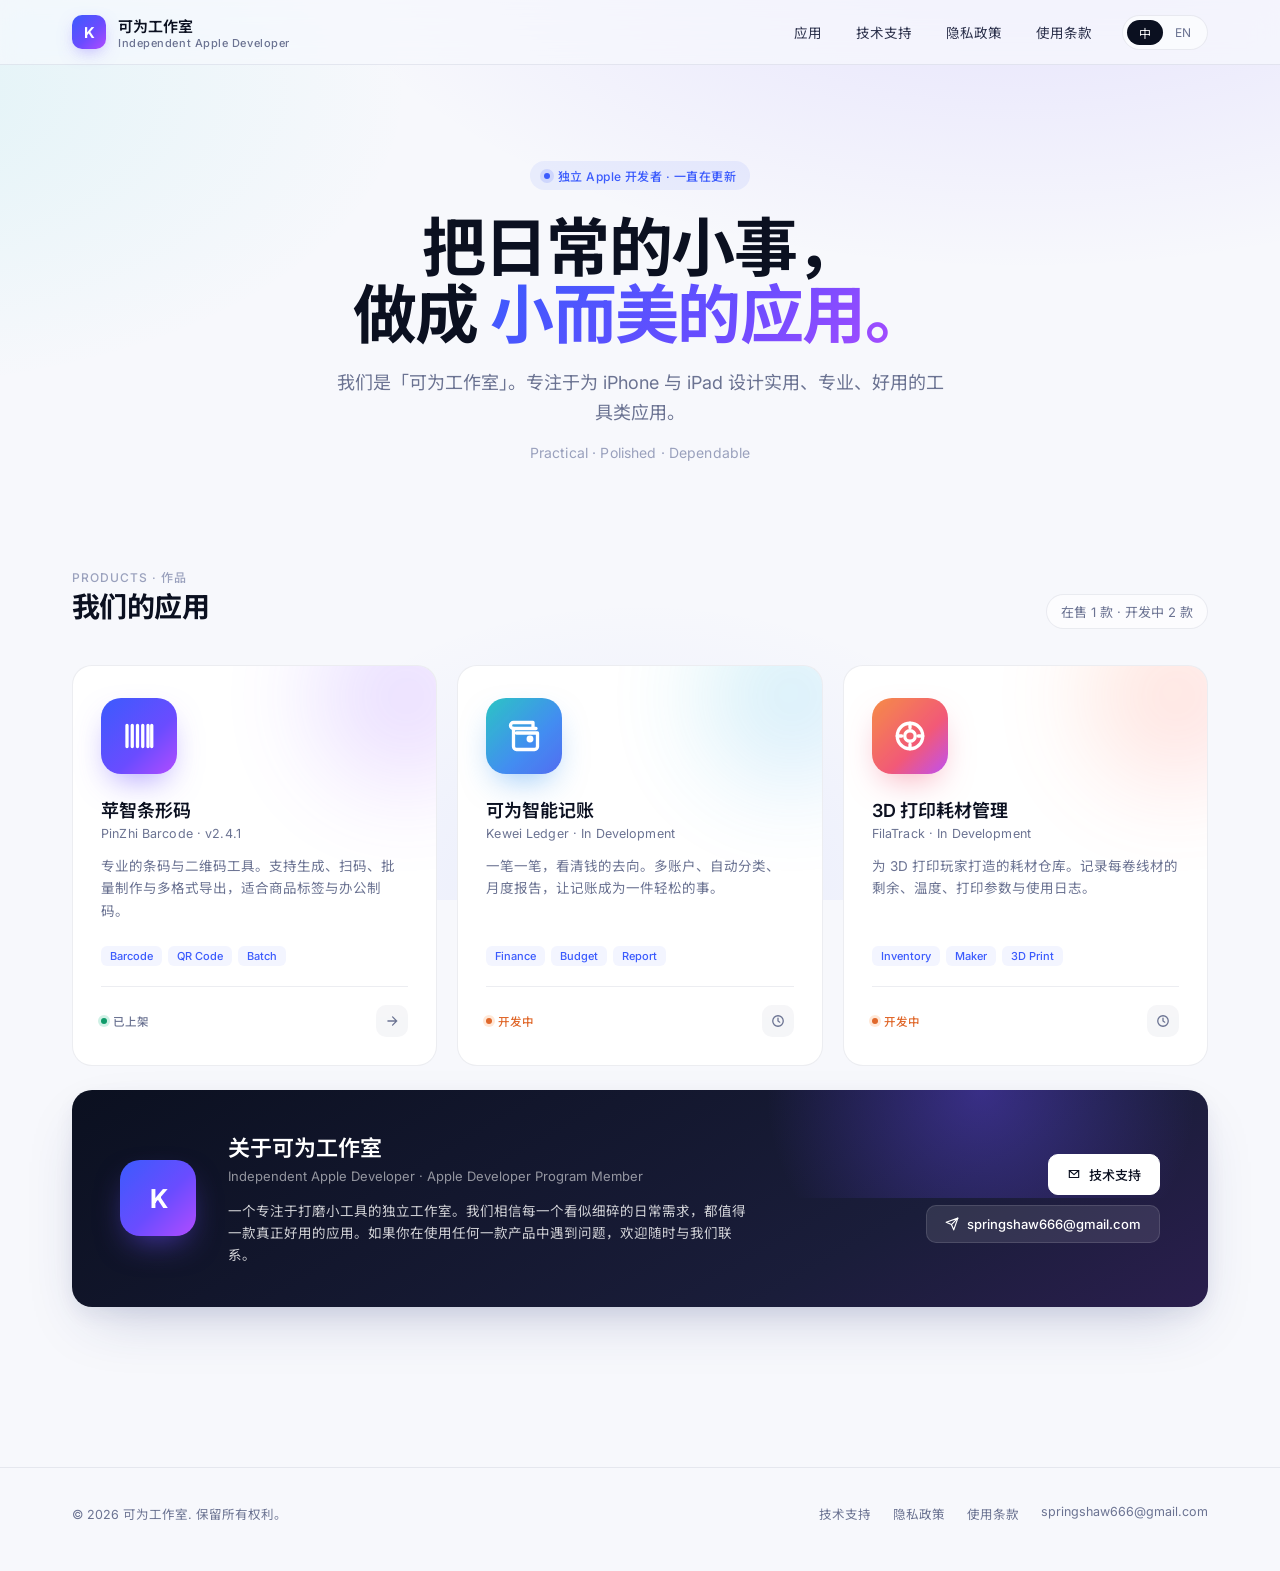
<file: index.html>
<!DOCTYPE html>
<html lang="zh-CN">
<head>
<meta charset="UTF-8" />
<meta name="viewport" content="width=device-width, initial-scale=1.0" />
<title>可为工作室 · Kewei Studio</title>
<link rel="preconnect" href="https://fonts.googleapis.com" />
<link rel="preconnect" href="https://fonts.gstatic.com" crossorigin />
<link href="https://fonts.googleapis.com/css2?family=Inter:wght@400;500;600;700&family=Noto+Sans+SC:wght@400;500;600;700&family=JetBrains+Mono:wght@400;500&display=swap" rel="stylesheet" />
<style>
  :root {
    --bg: #f7f8fc;
    --ink: #0b1020;
    --ink-2: #2a2f4a;
    --muted: #6b7392;
    --muted-2: #9aa1bd;
    --line: rgba(20, 30, 80, 0.08);
    --card: #ffffff;
    --brand: #3b5bfd;
    --brand-2: #6a4cff;
    --accent-grad: linear-gradient(135deg, #3b5bfd 0%, #6a4cff 55%, #b14cff 100%);
    --soft-grad: radial-gradient(1200px 600px at 80% -10%, rgba(106, 76, 255, 0.14), transparent 60%),
                 radial-gradient(900px 500px at -10% 10%, rgba(30, 200, 200, 0.10), transparent 60%),
                 radial-gradient(700px 500px at 50% 100%, rgba(59, 91, 253, 0.08), transparent 60%);
    --shadow-sm: 0 1px 2px rgba(20, 30, 80, 0.04);
    --shadow-md: 0 6px 24px -8px rgba(30, 40, 100, 0.12), 0 2px 6px rgba(20, 30, 80, 0.04);
    --shadow-lg: 0 24px 60px -20px rgba(40, 50, 120, 0.25), 0 8px 20px rgba(20, 30, 80, 0.06);
    --radius: 20px;
  }
  * { box-sizing: border-box; }
  html, body {
    margin: 0; padding: 0;
    background: var(--bg);
    color: var(--ink);
    font-family: "Inter", "Noto Sans SC", -apple-system, "PingFang SC", "Microsoft YaHei", sans-serif;
    -webkit-font-smoothing: antialiased;
    text-rendering: optimizeLegibility;
  }
  body {
    background-image: var(--soft-grad);
    background-attachment: fixed;
    min-height: 100vh;
  }
  .container { max-width: 1200px; margin: 0 auto; padding: 0 32px; }
  a { color: inherit; text-decoration: none; }

  /* Nav */
  .nav {
    position: sticky; top: 0; z-index: 50;
    backdrop-filter: saturate(180%) blur(14px);
    -webkit-backdrop-filter: saturate(180%) blur(14px);
    background: rgba(247, 248, 252, 0.72);
    border-bottom: 1px solid var(--line);
  }
  .nav-inner {
    display: flex; align-items: center; justify-content: space-between;
    height: 64px;
  }
  .brand { display: flex; align-items: center; gap: 12px; font-weight: 600; }
  .brand-logo {
    width: 34px; height: 34px; border-radius: 10px;
    background: var(--accent-grad);
    display: grid; place-items: center;
    color: white;
    box-shadow: 0 6px 18px -6px rgba(106, 76, 255, 0.55);
    font-weight: 700;
    font-size: 15px;
    letter-spacing: -0.03em;
  }
  .brand-name { font-size: 15px; }
  .brand-name small { display: block; font-size: 11px; color: var(--muted); font-weight: 500; letter-spacing: 0.05em; }
  .nav-links { display: flex; align-items: center; gap: 6px; }
  .nav-links a {
    padding: 8px 14px; border-radius: 8px;
    font-size: 13.5px; color: var(--ink-2);
    transition: background 0.15s;
  }
  .nav-links a:hover { background: rgba(20, 30, 80, 0.05); }
  .lang-toggle {
    display: inline-flex; align-items: center;
    padding: 4px; border: 1px solid var(--line);
    border-radius: 999px; background: rgba(255, 255, 255, 0.6);
    margin-left: 10px;
  }
  .lang-toggle button {
    border: none; background: transparent;
    padding: 4px 12px; font-size: 12px;
    font-family: inherit; cursor: pointer;
    border-radius: 999px; color: var(--muted);
    transition: all 0.18s;
  }
  .lang-toggle button.active { background: var(--ink); color: white; }

  /* Hero */
  .hero {
    padding: 96px 0 56px;
    text-align: center;
  }
  .eyebrow {
    display: inline-flex; align-items: center; gap: 8px;
    padding: 6px 14px; border-radius: 999px;
    background: rgba(59, 91, 253, 0.08);
    color: var(--brand);
    font-size: 12px; font-weight: 500; letter-spacing: 0.04em;
    margin-bottom: 24px;
  }
  .eyebrow .dot {
    width: 6px; height: 6px; border-radius: 50%;
    background: var(--brand);
    box-shadow: 0 0 0 4px rgba(59, 91, 253, 0.15);
  }
  h1.hero-title {
    font-size: 64px; line-height: 1.05;
    font-weight: 700; letter-spacing: -0.025em;
    margin: 0 0 20px;
  }
  h1.hero-title .grad {
    background: var(--accent-grad);
    -webkit-background-clip: text; background-clip: text;
    -webkit-text-fill-color: transparent;
  }
  .hero-sub {
    font-size: 18px; color: var(--muted);
    max-width: 620px; margin: 0 auto 14px;
    line-height: 1.65; text-wrap: pretty;
  }
  .hero-sub-en {
    font-size: 14px; color: var(--muted-2);
    max-width: 620px; margin: 0 auto;
    line-height: 1.6; letter-spacing: 0.01em;
  }

  /* Apps section */
  .apps-section {
    padding: 48px 0 80px;
  }
  .section-head {
    display: flex; align-items: flex-end; justify-content: space-between;
    margin-bottom: 36px; gap: 24px;
  }
  .section-head h2 {
    font-size: 28px; letter-spacing: -0.02em; margin: 0 0 4px;
    font-weight: 700;
  }
  .section-head .en {
    font-size: 12px; color: var(--muted-2); font-weight: 500;
    letter-spacing: 0.08em; text-transform: uppercase;
  }
  .section-head .count {
    font-size: 13px; color: var(--muted);
    padding: 7px 14px;
    background: rgba(255,255,255,0.6);
    border: 1px solid var(--line);
    border-radius: 999px;
  }

  .apps-grid {
    display: grid;
    grid-template-columns: repeat(3, 1fr);
    gap: 20px;
  }

  /* Coming-soon variant: visually indicate not-yet-shipped */
  .app-card.coming-card { cursor: pointer; }
  .app-card.coming-card .app-icon { filter: saturate(0.9); }

  /* Modal */
  .coming-modal {
    position: fixed; inset: 0; z-index: 200;
    display: none;
    align-items: center; justify-content: center;
    padding: 24px;
    background: rgba(11, 16, 32, 0.55);
    backdrop-filter: blur(8px);
    -webkit-backdrop-filter: blur(8px);
    opacity: 0;
    transition: opacity 0.22s;
  }
  .coming-modal.open { display: flex; opacity: 1; }
  .coming-modal .modal-card {
    width: 100%; max-width: 440px;
    background: white;
    border-radius: 24px;
    padding: 40px 36px 32px;
    box-shadow: var(--shadow-lg);
    position: relative; overflow: hidden;
    transform: translateY(20px) scale(0.97);
    transition: transform 0.28s cubic-bezier(0.2, 0.9, 0.3, 1.2);
    text-align: center;
  }
  .coming-modal.open .modal-card { transform: translateY(0) scale(1); }
  .coming-modal .modal-card::before {
    content: "";
    position: absolute; top: -50%; right: -30%;
    width: 90%; height: 90%;
    background: var(--accent-grad);
    border-radius: 50%;
    filter: blur(60px); opacity: 0.18;
    pointer-events: none;
  }
  .coming-modal .modal-card > * { position: relative; z-index: 1; }
  .modal-close {
    position: absolute; top: 14px; right: 14px;
    width: 32px; height: 32px; border-radius: 10px;
    background: rgba(20, 30, 80, 0.05);
    border: none; cursor: pointer;
    display: grid; place-items: center;
    color: var(--muted);
    transition: background 0.15s, color 0.15s;
    z-index: 2;
  }
  .modal-close:hover { background: rgba(20, 30, 80, 0.1); color: var(--ink); }
  .modal-icon {
    width: 76px; height: 76px; border-radius: 20px;
    background: var(--accent-grad);
    display: grid; place-items: center; color: white;
    margin: 0 auto 22px;
    box-shadow: 0 14px 32px -10px rgba(106, 76, 255, 0.55);
    animation: pulse 2.2s ease-in-out infinite;
  }
  @keyframes pulse {
    0%, 100% { transform: scale(1); }
    50% { transform: scale(1.05); }
  }
  .modal-title {
    font-size: 22px; font-weight: 700;
    letter-spacing: -0.02em;
    margin: 0 0 6px;
  }
  .modal-app {
    font-size: 13px; color: var(--muted);
    margin: 0 0 18px;
  }
  .modal-app strong { color: var(--ink); font-weight: 600; }
  .modal-desc {
    font-size: 14px; line-height: 1.65;
    color: var(--ink-2);
    margin: 0 0 26px;
    text-wrap: pretty;
  }
  .modal-actions {
    display: flex; gap: 10px; flex-direction: column;
  }
  .modal-btn {
    padding: 12px 18px; border-radius: 12px;
    font-size: 14px; font-weight: 500;
    cursor: pointer; border: none;
    font-family: inherit;
    display: inline-flex; align-items: center; justify-content: center; gap: 8px;
    transition: transform 0.15s, box-shadow 0.15s;
  }
  .modal-btn-primary {
    background: var(--ink); color: white;
    box-shadow: var(--shadow-md);
  }
  .modal-btn-primary:hover { transform: translateY(-1px); }
  .modal-btn-ghost {
    background: rgba(20, 30, 80, 0.04);
    color: var(--ink-2);
  }
  .modal-btn-ghost:hover { background: rgba(20, 30, 80, 0.08); }
  .app-card {
    background: var(--card);
    border: 1px solid var(--line);
    border-radius: var(--radius);
    padding: 32px 28px 28px;
    position: relative; overflow: hidden;
    transition: transform 0.25s, box-shadow 0.25s, border-color 0.25s;
    cursor: pointer;
    display: flex; flex-direction: column;
  }
  .app-card:hover {
    transform: translateY(-4px);
    box-shadow: var(--shadow-lg);
    border-color: rgba(59, 91, 253, 0.15);
  }
  .app-card::before {
    content: "";
    position: absolute; top: -60px; right: -60px;
    width: 180px; height: 180px;
    border-radius: 50%;
    background: var(--card-glow, var(--accent-grad));
    filter: blur(50px); opacity: 0.18;
    pointer-events: none;
    transition: opacity 0.3s;
  }
  .app-card:hover::before { opacity: 0.32; }
  .app-icon {
    width: 76px; height: 76px;
    border-radius: 20px;
    background: var(--icon-grad, var(--accent-grad));
    display: grid; place-items: center;
    color: white;
    box-shadow: 0 14px 32px -10px var(--icon-shadow, rgba(106, 76, 255, 0.55));
    margin-bottom: 22px;
    transition: transform 0.25s;
  }
  .app-card:hover .app-icon { transform: scale(1.05) rotate(-3deg); }
  .app-name {
    font-size: 18px; font-weight: 600;
    margin: 0 0 4px;
    display: flex; align-items: center; gap: 8px;
  }
  .app-en {
    font-size: 12.5px; color: var(--muted);
    margin: 0 0 14px;
    letter-spacing: 0.01em;
  }
  .app-desc {
    font-size: 13.5px; color: var(--muted);
    line-height: 1.65; margin: 0 0 24px;
    flex-grow: 1;
  }
  .app-tags {
    display: flex; gap: 6px; flex-wrap: wrap;
    margin-bottom: 20px;
  }
  .app-tag {
    font-size: 11px;
    padding: 3px 9px;
    border-radius: 6px;
    background: rgba(59, 91, 253, 0.06);
    color: var(--brand);
    font-weight: 500;
  }
  .app-footer-row {
    display: flex; align-items: center; justify-content: space-between;
    padding-top: 18px;
    border-top: 1px solid var(--line);
  }
  .app-status {
    display: inline-flex; align-items: center; gap: 6px;
    font-size: 11.5px; font-weight: 500;
    color: var(--muted);
  }
  .app-status .dot {
    width: 6px; height: 6px; border-radius: 50%;
    background: #0f9b6a;
    box-shadow: 0 0 0 3px rgba(20, 184, 130, 0.2);
  }
  .app-status.coming .dot { background: #e0682b; box-shadow: 0 0 0 3px rgba(255, 138, 61, 0.2); }
  .app-status.coming { color: #e0682b; }
  .app-arrow {
    width: 32px; height: 32px;
    border-radius: 10px;
    background: rgba(20, 30, 80, 0.04);
    display: grid; place-items: center;
    color: var(--muted);
    transition: background 0.2s, color 0.2s, transform 0.2s;
  }
  .app-card:hover .app-arrow {
    background: var(--ink); color: white;
    transform: translateX(2px);
  }

  /* App color variants */
  .app-card[data-app="barcode"] {
    --icon-grad: linear-gradient(135deg, #3b5bfd 0%, #6a4cff 60%, #b14cff 100%);
    --icon-shadow: rgba(106, 76, 255, 0.55);
    --card-glow: linear-gradient(135deg, #6a4cff, #b14cff);
  }
  .app-card[data-app="finance"] {
    --icon-grad: linear-gradient(135deg, #1ec8c8 0%, #3b8efd 60%, #4f6cff 100%);
    --icon-shadow: rgba(30, 142, 253, 0.5);
    --card-glow: linear-gradient(135deg, #1ec8c8, #3b8efd);
  }
  .app-card[data-app="3d"] {
    --icon-grad: linear-gradient(135deg, #ff8a3d 0%, #ff5577 60%, #c84cff 100%);
    --icon-shadow: rgba(255, 85, 119, 0.5);
    --card-glow: linear-gradient(135deg, #ff8a3d, #ff5577);
  }
  .app-card[data-app="coming"] {
    --icon-grad: linear-gradient(135deg, #9aa1bd 0%, #6b7392 100%);
    --icon-shadow: rgba(107, 115, 146, 0.4);
    --card-glow: linear-gradient(135deg, #9aa1bd, #6b7392);
    cursor: default;
    opacity: 0.78;
  }
  .app-card[data-app="coming"]:hover {
    transform: none;
    box-shadow: var(--shadow-sm);
    border-color: var(--line);
  }
  .app-card[data-app="coming"]:hover .app-icon { transform: none; }
  .app-card[data-app="coming"]:hover .app-arrow {
    background: rgba(20, 30, 80, 0.04); color: var(--muted); transform: none;
  }

  /* Studio info */
  .studio-info {
    margin-top: 24px;
    background: linear-gradient(150deg, #0b1020 0%, #1a1d3a 70%, #2a1e4d 100%);
    color: white;
    border-radius: var(--radius);
    padding: 40px 48px;
    display: grid;
    grid-template-columns: auto 1fr auto;
    gap: 32px;
    align-items: center;
    position: relative; overflow: hidden;
    box-shadow: var(--shadow-lg);
  }
  .studio-info::before {
    content: "";
    position: absolute; top: -50%; right: -10%;
    width: 60%; height: 100%;
    background: radial-gradient(circle, rgba(106, 76, 255, 0.4), transparent 60%);
    pointer-events: none;
  }
  .studio-info > * { position: relative; }
  .studio-badge {
    width: 76px; height: 76px;
    border-radius: 20px;
    background: var(--accent-grad);
    display: grid; place-items: center;
    color: white;
    box-shadow: 0 14px 32px -10px rgba(106, 76, 255, 0.6);
    font-weight: 700;
    font-size: 26px;
    letter-spacing: -0.04em;
  }
  .studio-info h3 { margin: 0 0 6px; font-size: 22px; font-weight: 600; }
  .studio-info .studio-en {
    color: rgba(255,255,255,0.55); font-size: 13px; margin: 0 0 16px;
  }
  .studio-info .lead {
    color: rgba(255,255,255,0.8); margin: 0; font-size: 13.5px; line-height: 1.65;
    max-width: 520px;
  }
  .studio-cta {
    display: flex; flex-direction: column; gap: 10px;
    align-items: flex-end;
  }
  .studio-cta a {
    display: inline-flex; align-items: center; gap: 8px;
    padding: 10px 18px; border-radius: 10px;
    background: rgba(255,255,255,0.1);
    border: 1px solid rgba(255,255,255,0.12);
    font-size: 13px; font-weight: 500;
    color: white;
    transition: background 0.18s;
  }
  .studio-cta a:hover { background: rgba(255,255,255,0.18); }
  .studio-cta a.primary {
    background: white; color: var(--ink);
    border-color: white;
  }
  .studio-cta a.primary:hover { background: rgba(255,255,255,0.92); }

  /* Footer */
  footer {
    margin-top: 80px;
    padding: 36px 0 48px;
    border-top: 1px solid var(--line);
  }
  .footer-inner {
    display: flex; justify-content: space-between; align-items: center;
    font-size: 12.5px; color: var(--muted);
    gap: 20px; flex-wrap: wrap;
  }
  .footer-links { display: flex; gap: 22px; }
  .footer-links a:hover { color: var(--ink); }

  /* Lang toggle */
  html[data-lang="en"] .cn { display: none; }
  html[data-lang="zh"] .en-only { display: none; }

  @media (max-width: 900px) {
    .apps-grid { grid-template-columns: repeat(2, 1fr); }
    .studio-info { grid-template-columns: 1fr; text-align: center; }
    .studio-cta { align-items: center; }
    h1.hero-title { font-size: 44px; }
  }
  @media (max-width: 600px) {
    .apps-grid { grid-template-columns: 1fr; }
    .coming-modal .modal-card { padding: 32px 24px 24px; }
  }
</style>
</head>
<body>

<!-- ============== NAV ============== -->
<header class="nav">
  <div class="container nav-inner">
    <a class="brand" href="index.html">
      <div class="brand-logo">K</div>
      <div class="brand-name">
        <span class="cn">可为工作室</span><span class="en-only">Kewei Studio</span>
        <small>Independent Apple Developer</small>
      </div>
    </a>
    <nav class="nav-links">
      <a href="#apps"><span class="cn">应用</span><span class="en-only">Apps</span></a>
      <a href="support.html"><span class="cn">技术支持</span><span class="en-only">Support</span></a>
      <a href="privacy.html"><span class="cn">隐私政策</span><span class="en-only">Privacy</span></a>
      <a href="terms.html"><span class="cn">使用条款</span><span class="en-only">Terms</span></a>
      <div class="lang-toggle">
        <button data-lang="zh" class="active">中</button>
        <button data-lang="en">EN</button>
      </div>
    </nav>
  </div>
</header>

<!-- ============== HERO ============== -->
<section class="hero">
  <div class="container">
    <div class="eyebrow">
      <span class="dot"></span>
      <span class="cn">独立 Apple 开发者 · 一直在更新</span>
      <span class="en-only">Indie Apple Developer · Always shipping</span>
    </div>
    <h1 class="hero-title">
      <span class="cn">把日常的小事，<br/>做成 <span class="grad">小而美的应用。</span></span>
      <span class="en-only">Small everyday tasks,<br/>turned into <span class="grad">delightful apps.</span></span>
    </h1>
    <p class="hero-sub">
      <span class="cn">我们是「可为工作室」。专注于为 iPhone 与 iPad 设计实用、专业、好用的工具类应用。</span>
      <span class="en-only">We're Kewei Studio — crafting practical, polished, and dependable iOS/iPadOS tools.</span>
    </p>
    <p class="hero-sub-en">
      <span class="cn">Practical · Polished · Dependable</span>
      <span class="en-only">实用 · 专业 · 可靠</span>
    </p>
  </div>
</section>

<!-- ============== APPS ============== -->
<section class="apps-section" id="apps">
  <div class="container">
    <div class="section-head">
      <div>
        <div class="en">PRODUCTS · <span class="cn">作品</span><span class="en-only">作品</span></div>
        <h2><span class="cn">我们的应用</span><span class="en-only">Our apps</span></h2>
      </div>
      <span class="count">
        <span class="cn">在售 1 款 · 开发中 2 款</span>
        <span class="en-only">1 live · 2 in dev</span>
      </span>
    </div>

    <div class="apps-grid">

      <!-- App 1: 苹智条形码 -->
      <a class="app-card" data-app="barcode" href="pinzhi-barcode.html">
        <div class="app-icon">
          <svg width="36" height="36" viewBox="0 0 24 24" fill="none" stroke="currentColor" stroke-width="2.2" stroke-linecap="round">
            <path d="M4 5v14M7.5 5v14M11 5v14M14.5 5v14M18 5v14M20.5 5v14"/>
          </svg>
        </div>
        <h3 class="app-name"><span class="cn">苹智条形码</span><span class="en-only">PinZhi Barcode</span></h3>
        <p class="app-en">PinZhi Barcode · v2.4.1</p>
        <p class="app-desc">
          <span class="cn">专业的条码与二维码工具。支持生成、扫码、批量制作与多格式导出，适合商品标签与办公制码。</span>
          <span class="en-only">Pro barcode &amp; QR toolkit. Generate, scan, batch produce, and export — built for labels and office workflows.</span>
        </p>
        <div class="app-tags">
          <span class="app-tag">Barcode</span>
          <span class="app-tag">QR Code</span>
          <span class="app-tag">Batch</span>
        </div>
        <div class="app-footer-row">
          <span class="app-status">
            <span class="dot"></span>
            <span class="cn">已上架</span><span class="en-only">Live</span>
          </span>
          <span class="app-arrow">
            <svg width="14" height="14" viewBox="0 0 24 24" fill="none" stroke="currentColor" stroke-width="2.2" stroke-linecap="round"><path d="M5 12h14M13 5l7 7-7 7"/></svg>
          </span>
        </div>
      </a>

      <!-- App 2: 可为智能记账 (开发中) -->
      <a class="app-card coming-card" data-app="finance" href="#" data-coming="可为智能记账" data-coming-en="Kewei Ledger">
        <div class="app-icon">
          <svg width="36" height="36" viewBox="0 0 24 24" fill="none" stroke="currentColor" stroke-width="2.2" stroke-linecap="round" stroke-linejoin="round">
            <path d="M20 7H5a2 2 0 0 1 0-4h13v4z"/>
            <path d="M5 7v12a2 2 0 0 0 2 2h12a2 2 0 0 0 2-2v-9H7"/>
            <circle cx="16" cy="14" r="1.2" fill="currentColor"/>
          </svg>
        </div>
        <h3 class="app-name"><span class="cn">可为智能记账</span><span class="en-only">Kewei Ledger</span></h3>
        <p class="app-en">Kewei Ledger · In Development</p>
        <p class="app-desc">
          <span class="cn">一笔一笔，看清钱的去向。多账户、自动分类、月度报告，让记账成为一件轻松的事。</span>
          <span class="en-only">See where your money goes. Multi-account, auto-categorization, monthly reports — accounting made effortless.</span>
        </p>
        <div class="app-tags">
          <span class="app-tag">Finance</span>
          <span class="app-tag">Budget</span>
          <span class="app-tag">Report</span>
        </div>
        <div class="app-footer-row">
          <span class="app-status coming">
            <span class="dot"></span>
            <span class="cn">开发中</span><span class="en-only">In Dev</span>
          </span>
          <span class="app-arrow">
            <svg width="14" height="14" viewBox="0 0 24 24" fill="none" stroke="currentColor" stroke-width="2.2" stroke-linecap="round"><circle cx="12" cy="12" r="9"/><path d="M12 7v5l3 2"/></svg>
          </span>
        </div>
      </a>

      <!-- App 3: 3D 打印耗材管理 (开发中) -->
      <a class="app-card coming-card" data-app="3d" href="#" data-coming="3D 打印耗材管理" data-coming-en="FilaTrack">
        <div class="app-icon">
          <svg width="36" height="36" viewBox="0 0 24 24" fill="none" stroke="currentColor" stroke-width="2.2" stroke-linecap="round" stroke-linejoin="round">
            <circle cx="12" cy="12" r="8.5"/>
            <circle cx="12" cy="12" r="3.5"/>
            <path d="M12 3.5v3M12 17.5v3M3.5 12h3M17.5 12h3"/>
          </svg>
        </div>
        <h3 class="app-name"><span class="cn">3D 打印耗材管理</span><span class="en-only">FilaTrack</span></h3>
        <p class="app-en">FilaTrack · In Development</p>
        <p class="app-desc">
          <span class="cn">为 3D 打印玩家打造的耗材仓库。记录每卷线材的剩余、温度、打印参数与使用日志。</span>
          <span class="en-only">A filament inventory for 3D printing makers. Track remaining grams, temps, print settings, and usage logs per spool.</span>
        </p>
        <div class="app-tags">
          <span class="app-tag">Inventory</span>
          <span class="app-tag">Maker</span>
          <span class="app-tag">3D Print</span>
        </div>
        <div class="app-footer-row">
          <span class="app-status coming">
            <span class="dot"></span>
            <span class="cn">开发中</span><span class="en-only">In Dev</span>
          </span>
          <span class="app-arrow">
            <svg width="14" height="14" viewBox="0 0 24 24" fill="none" stroke="currentColor" stroke-width="2.2" stroke-linecap="round"><circle cx="12" cy="12" r="9"/><path d="M12 7v5l3 2"/></svg>
          </span>
        </div>
      </a>

    </div>

    <!-- Studio info -->
    <div class="studio-info">
      <div class="studio-badge">K</div>
      <div>
        <h3><span class="cn">关于可为工作室</span><span class="en-only">About Kewei Studio</span></h3>
        <p class="studio-en">Independent Apple Developer · Apple Developer Program Member</p>
        <p class="lead">
          <span class="cn">一个专注于打磨小工具的独立工作室。我们相信每一个看似细碎的日常需求，都值得一款真正好用的应用。如果你在使用任何一款产品中遇到问题，欢迎随时与我们联系。</span>
          <span class="en-only">A small independent studio crafting focused tools. We believe every small everyday need deserves an app that's actually good. Reach out anytime if you need help.</span>
        </p>
      </div>
      <div class="studio-cta">
        <a class="primary" href="support.html">
          <svg width="14" height="14" viewBox="0 0 24 24" fill="none" stroke="currentColor" stroke-width="2" stroke-linecap="round" stroke-linejoin="round"><path d="M4 6h16v12H4z"/><path d="m4 6 8 7 8-7"/></svg>
          <span class="cn">技术支持</span><span class="en-only">Support</span>
        </a>
        <a href="mailto:springshaw666@gmail.com">
          <svg width="14" height="14" viewBox="0 0 24 24" fill="none" stroke="currentColor" stroke-width="2" stroke-linecap="round" stroke-linejoin="round"><path d="m22 2-11 11"/><path d="M22 2 15 22l-4-9-9-4 20-7z"/></svg>
          springshaw666@gmail.com
        </a>
      </div>
    </div>
  </div>
</section>

<!-- ============== COMING SOON MODAL ============== -->
<div class="coming-modal" id="comingModal" role="dialog" aria-modal="true" aria-labelledby="modalTitle">
  <div class="modal-card">
    <button class="modal-close" id="modalClose" aria-label="Close">
      <svg width="16" height="16" viewBox="0 0 24 24" fill="none" stroke="currentColor" stroke-width="2.2" stroke-linecap="round"><path d="M18 6 6 18M6 6l12 12"/></svg>
    </button>
    <div class="modal-icon">
      <svg width="36" height="36" viewBox="0 0 24 24" fill="none" stroke="currentColor" stroke-width="2" stroke-linecap="round" stroke-linejoin="round">
        <circle cx="12" cy="12" r="9"/>
        <path d="M12 7v5l3 2"/>
      </svg>
    </div>
    <h3 class="modal-title" id="modalTitle">
      <span class="cn">敬请期待</span><span class="en-only">Coming Soon</span>
    </h3>
    <p class="modal-app" id="modalApp">—</p>
    <p class="modal-desc">
      <span class="cn">这款应用正在打磨中，我们会在上架后第一时间通知你。如果有期待的功能、建议或想提前体验，欢迎邮件联系我们。</span>
      <span class="en-only">This app is still being polished. We'll let you know the moment it ships. If you have feature ideas, suggestions, or want early access — drop us a line.</span>
    </p>
    <div class="modal-actions">
      <a class="modal-btn modal-btn-primary" href="mailto:springshaw666@gmail.com?subject=Early%20Access%20Request">
        <svg width="15" height="15" viewBox="0 0 24 24" fill="none" stroke="currentColor" stroke-width="2" stroke-linecap="round" stroke-linejoin="round"><path d="M4 6h16v12H4z"/><path d="m4 6 8 7 8-7"/></svg>
        <span class="cn">联系开发者</span><span class="en-only">Contact developer</span>
      </a>
      <button class="modal-btn modal-btn-ghost" id="modalGotIt">
        <span class="cn">知道了</span><span class="en-only">Got it</span>
      </button>
    </div>
  </div>
</div>

<!-- ============== FOOTER ============== -->
<footer>
  <div class="container footer-inner">
    <div>
      © 2026 <span class="cn">可为工作室</span><span class="en-only">Kewei Studio</span>.
      <span class="cn">保留所有权利。</span><span class="en-only">All rights reserved.</span>
    </div>
    <div class="footer-links">
      <a href="support.html"><span class="cn">技术支持</span><span class="en-only">Support</span></a>
      <a href="privacy.html"><span class="cn">隐私政策</span><span class="en-only">Privacy</span></a>
      <a href="terms.html"><span class="cn">使用条款</span><span class="en-only">Terms</span></a>
      <a href="mailto:springshaw666@gmail.com">springshaw666@gmail.com</a>
    </div>
  </div>
</footer>

<script>
  // Shared language state — synced across all pages via localStorage
  let LANG = (function(){
    try { return localStorage.getItem('kewei-lang') || 'zh'; } catch(e) { return 'zh'; }
  })();
  document.documentElement.setAttribute('data-lang', LANG);
  document.querySelectorAll('.lang-toggle button').forEach(b => b.classList.toggle('active', b.dataset.lang === LANG));
  document.querySelectorAll('.lang-toggle button').forEach(btn => {
    btn.addEventListener('click', e => {
      e.preventDefault();
      LANG = btn.dataset.lang;
      document.documentElement.setAttribute('data-lang', LANG);
      try { localStorage.setItem('kewei-lang', LANG); } catch(e) {}
      document.querySelectorAll('.lang-toggle button').forEach(b => b.classList.toggle('active', b === btn));
    });
  });
  // Listen for changes from other tabs/pages
  window.addEventListener('storage', e => {
    if (e.key === 'kewei-lang' && e.newValue && e.newValue !== LANG) {
      LANG = e.newValue;
      document.documentElement.setAttribute('data-lang', LANG);
      document.querySelectorAll('.lang-toggle button').forEach(b => b.classList.toggle('active', b.dataset.lang === LANG));
    }
  });

  // “Coming soon” modal
  const modal = document.getElementById('comingModal');
  const modalApp = document.getElementById('modalApp');
  function openComing(cn, en) {
    modalApp.innerHTML = '<strong>' + (LANG === 'zh' ? cn : en) + '</strong>';
    modal.classList.add('open');
    document.body.style.overflow = 'hidden';
  }
  function closeComing() {
    modal.classList.remove('open');
    document.body.style.overflow = '';
  }
  document.querySelectorAll('.coming-card').forEach(card => {
    card.addEventListener('click', e => {
      e.preventDefault();
      openComing(card.dataset.coming || '敬请期待', card.dataset.comingEn || 'Coming Soon');
    });
  });
  document.getElementById('modalClose').addEventListener('click', closeComing);
  document.getElementById('modalGotIt').addEventListener('click', closeComing);
  modal.addEventListener('click', e => { if (e.target === modal) closeComing(); });
  document.addEventListener('keydown', e => { if (e.key === 'Escape' && modal.classList.contains('open')) closeComing(); });
</script>

</body>
</html>
</file>
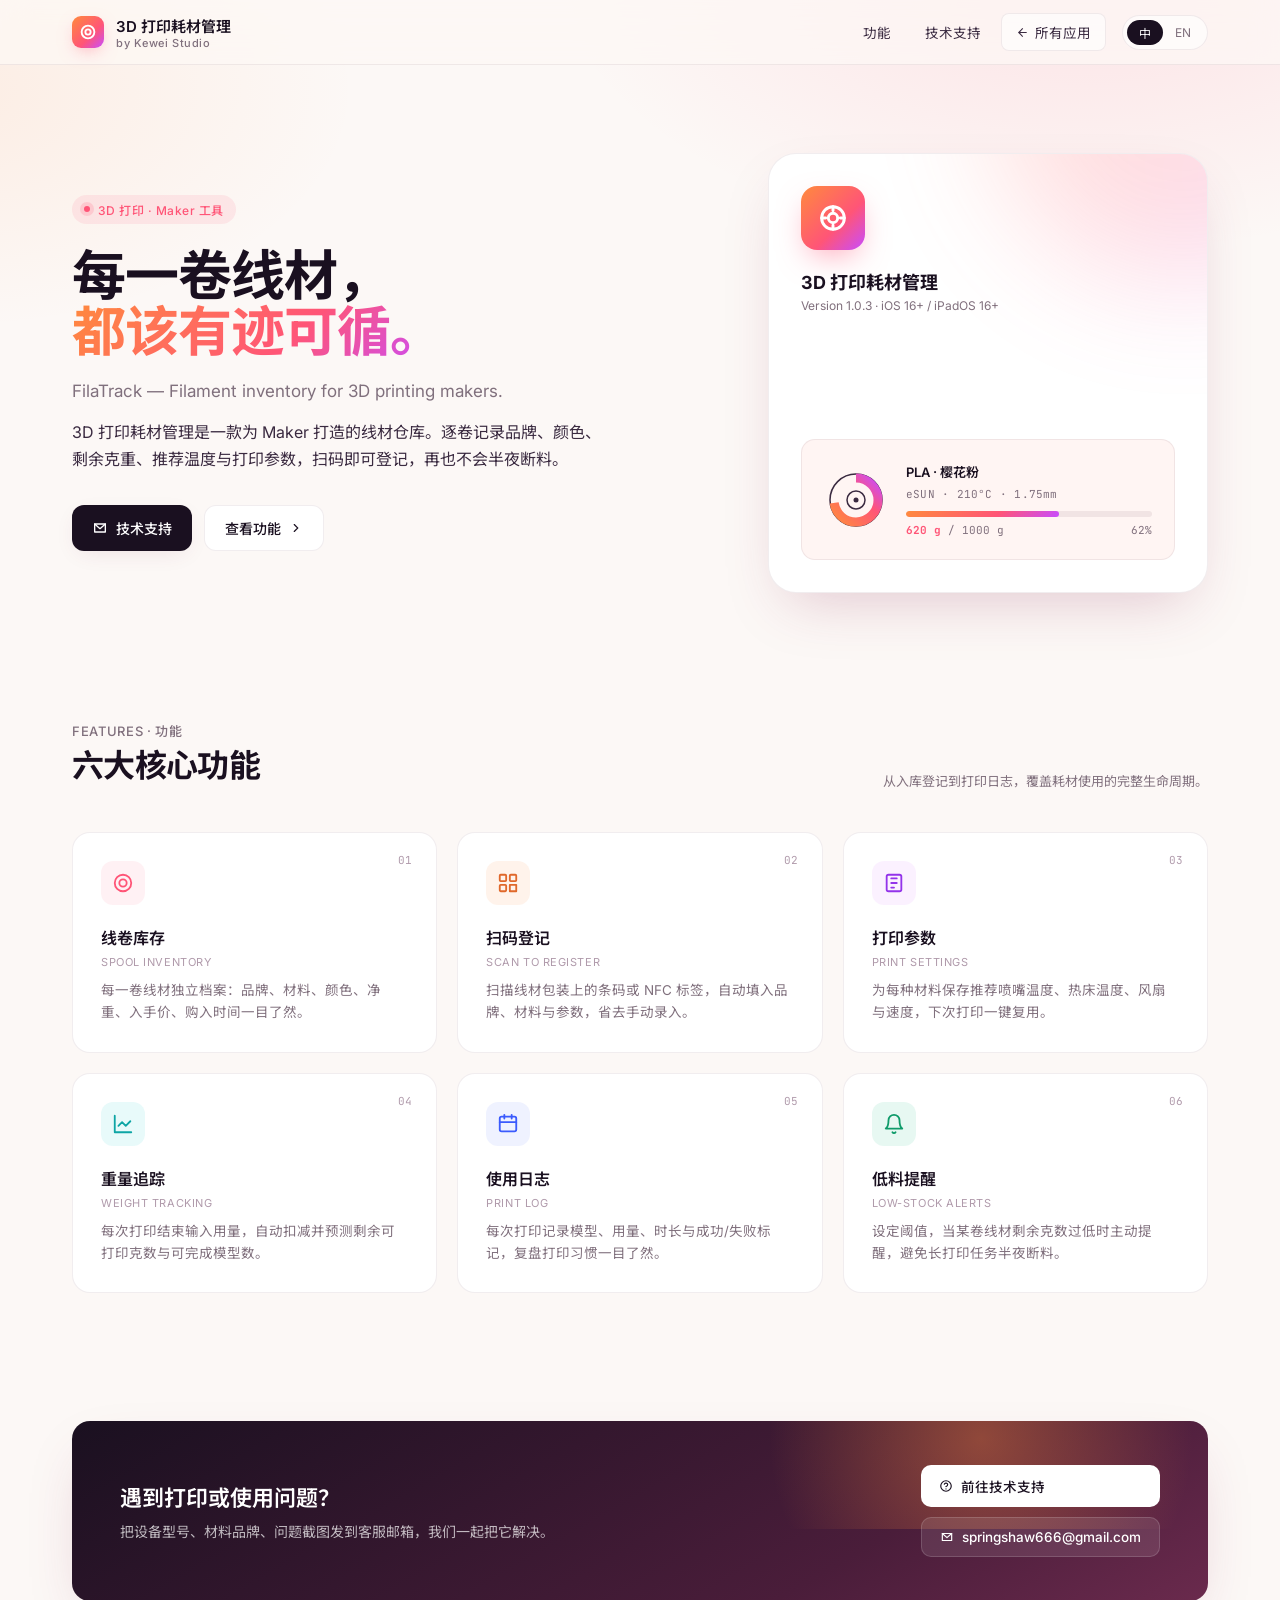
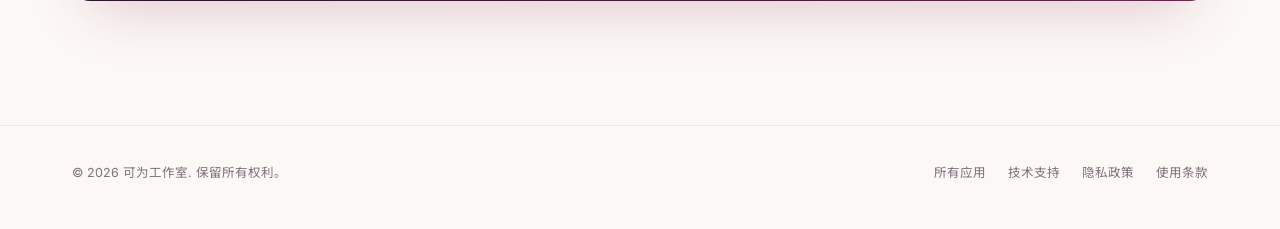
<file: 3D打印耗材管理.html>
<!DOCTYPE html>
<html lang="zh-CN">
<head>
<meta charset="UTF-8" />
<meta name="viewport" content="width=device-width, initial-scale=1.0" />
<title>3D 打印耗材管理 · FilaTrack</title>
<link rel="preconnect" href="https://fonts.googleapis.com" />
<link rel="preconnect" href="https://fonts.gstatic.com" crossorigin />
<link href="https://fonts.googleapis.com/css2?family=Inter:wght@400;500;600;700&family=Noto+Sans+SC:wght@400;500;600;700&family=JetBrains+Mono:wght@400;500&display=swap" rel="stylesheet" />
<style>
  :root {
    --bg: #fcf8f6;
    --ink: #1a1020;
    --ink-2: #3a2a40;
    --muted: #80707d;
    --muted-2: #b09aab;
    --line: rgba(80, 30, 60, 0.08);
    --card: #ffffff;
    --brand: #ff5577;
    --brand-2: #ff8a3d;
    --accent-grad: linear-gradient(135deg, #ff8a3d 0%, #ff5577 60%, #c84cff 100%);
    --soft-grad: radial-gradient(900px 500px at 85% -5%, rgba(255, 85, 119, 0.14), transparent 60%),
                 radial-gradient(700px 400px at -5% 10%, rgba(255, 138, 61, 0.10), transparent 60%);
    --shadow-sm: 0 1px 2px rgba(80, 30, 60, 0.04);
    --shadow-md: 0 6px 24px -8px rgba(120, 40, 80, 0.14);
    --shadow-lg: 0 24px 60px -20px rgba(140, 40, 80, 0.25);
    --radius: 18px;
  }
  * { box-sizing: border-box; }
  html, body {
    margin: 0; padding: 0;
    background: var(--bg);
    color: var(--ink);
    font-family: "Inter", "Noto Sans SC", -apple-system, "PingFang SC", "Microsoft YaHei", sans-serif;
    -webkit-font-smoothing: antialiased;
  }
  body { background-image: var(--soft-grad); background-attachment: fixed; min-height: 100vh; }
  .container { max-width: 1200px; margin: 0 auto; padding: 0 32px; }
  a { color: inherit; text-decoration: none; }

  /* Nav */
  .nav {
    position: sticky; top: 0; z-index: 50;
    backdrop-filter: saturate(180%) blur(14px);
    -webkit-backdrop-filter: saturate(180%) blur(14px);
    background: rgba(252, 248, 246, 0.74);
    border-bottom: 1px solid var(--line);
  }
  .nav-inner { display: flex; align-items: center; justify-content: space-between; height: 64px; }
  .brand { display: flex; align-items: center; gap: 12px; font-weight: 600; }
  .brand-logo {
    width: 32px; height: 32px; border-radius: 9px;
    background: var(--accent-grad);
    display: grid; place-items: center; color: white;
    box-shadow: 0 6px 18px -6px rgba(255, 85, 119, 0.55);
  }
  .brand-name { font-size: 15px; }
  .brand-name small { display: block; font-size: 11px; color: var(--muted); font-weight: 500; letter-spacing: 0.05em; }
  .nav-links { display: flex; align-items: center; gap: 6px; }
  .nav-links a {
    padding: 8px 14px; border-radius: 8px;
    font-size: 13.5px; color: var(--ink-2);
    transition: background 0.15s;
  }
  .nav-links a:hover { background: rgba(80, 30, 60, 0.05); }
  .back-link {
    display: inline-flex; align-items: center; gap: 6px;
    padding: 7px 14px; border-radius: 999px;
    border: 1px solid var(--line);
    background: rgba(255,255,255,0.6);
    font-size: 12.5px; color: var(--ink-2);
  }
  .back-link:hover { background: white; }
  .lang-toggle {
    display: inline-flex; align-items: center;
    padding: 4px; border: 1px solid var(--line);
    border-radius: 999px; background: rgba(255, 255, 255, 0.6);
    margin-left: 10px;
  }
  .lang-toggle button {
    border: none; background: transparent;
    padding: 4px 12px; font-size: 12px;
    font-family: inherit; cursor: pointer;
    border-radius: 999px; color: var(--muted);
    transition: all 0.18s;
  }
  .lang-toggle button.active { background: var(--ink); color: white; }

  /* Hero */
  .hero { padding: 88px 0 64px; }
  .hero-grid { display: grid; grid-template-columns: 1.15fr 1fr; gap: 64px; align-items: center; }
  .eyebrow {
    display: inline-flex; align-items: center; gap: 8px;
    padding: 6px 12px; border-radius: 999px;
    background: rgba(255, 85, 119, 0.10);
    color: var(--brand);
    font-size: 12px; font-weight: 500; letter-spacing: 0.04em;
    margin-bottom: 24px;
  }
  .eyebrow .dot { width: 6px; height: 6px; border-radius: 50%; background: var(--brand); box-shadow: 0 0 0 4px rgba(255, 85, 119, 0.18); }
  h1.hero-title { font-size: 54px; line-height: 1.05; font-weight: 700; letter-spacing: -0.02em; margin: 0 0 20px; }
  h1.hero-title .grad {
    background: var(--accent-grad);
    -webkit-background-clip: text; background-clip: text;
    -webkit-text-fill-color: transparent;
  }
  .hero-sub-en { font-size: 17px; color: var(--muted); margin: 0 0 18px; }
  .hero-desc { font-size: 16px; line-height: 1.7; color: var(--ink-2); max-width: 540px; margin: 0 0 32px; text-wrap: pretty; }
  .hero-actions { display: flex; gap: 12px; flex-wrap: wrap; }
  .btn {
    display: inline-flex; align-items: center; gap: 8px;
    padding: 12px 20px; border-radius: 12px;
    font-size: 14px; font-weight: 500;
    cursor: pointer; border: none; font-family: inherit;
    transition: transform 0.15s, box-shadow 0.15s;
  }
  .btn-primary { background: var(--ink); color: white; box-shadow: var(--shadow-md); }
  .btn-primary:hover { transform: translateY(-1px); box-shadow: var(--shadow-lg); }
  .btn-secondary { background: white; color: var(--ink); border: 1px solid var(--line); }
  .btn-secondary:hover { background: rgba(80, 30, 60, 0.02); }

  /* App preview */
  .app-preview { position: relative; aspect-ratio: 1/1; width: 100%; max-width: 440px; justify-self: end; }
  .app-card {
    position: absolute; inset: 0;
    background: white;
    border-radius: 28px;
    box-shadow: var(--shadow-lg);
    padding: 32px;
    display: flex; flex-direction: column;
    overflow: hidden;
    border: 1px solid var(--line);
  }
  .app-card::before {
    content: "";
    position: absolute; top: -60%; right: -40%;
    width: 90%; height: 90%;
    background: var(--accent-grad);
    border-radius: 50%;
    filter: blur(60px); opacity: 0.20;
    pointer-events: none;
  }
  .app-icon {
    width: 64px; height: 64px; border-radius: 16px;
    background: var(--accent-grad);
    display: grid; place-items: center; color: white;
    box-shadow: 0 12px 30px -8px rgba(255, 85, 119, 0.5);
    margin-bottom: 18px;
  }
  .app-card h3 { margin: 0 0 4px; font-size: 18px; }
  .app-card .ver { font-size: 12px; color: var(--muted); margin: 0 0 22px; }

  /* Spool preview */
  .spool-preview {
    margin-top: auto;
    background: #fff5f3;
    border: 1px solid var(--line);
    border-radius: 14px;
    padding: 22px;
    display: flex; align-items: center; gap: 18px;
  }
  .spool-svg {
    flex-shrink: 0;
  }
  .spool-info { flex: 1; }
  .spool-name { font-size: 13px; font-weight: 600; margin: 0 0 6px; }
  .spool-meta { font-size: 11px; color: var(--muted); margin: 0 0 10px; font-family: "JetBrains Mono", monospace; letter-spacing: 0.02em; }
  .spool-bar {
    width: 100%; height: 6px;
    background: rgba(80, 30, 60, 0.08);
    border-radius: 3px;
    overflow: hidden;
  }
  .spool-bar > div {
    height: 100%; width: 62%;
    background: var(--accent-grad);
    border-radius: 3px;
  }
  .spool-percent {
    font-size: 11px; color: var(--muted); margin-top: 6px;
    font-family: "JetBrains Mono", monospace;
    display: flex; justify-content: space-between;
  }
  .spool-percent strong { color: var(--brand); }

  /* Section base */
  section { padding: 64px 0; }
  .section-head { display: flex; align-items: flex-end; justify-content: space-between; margin-bottom: 40px; gap: 24px; }
  .section-head .title-block h2 { font-size: 32px; letter-spacing: -0.02em; margin: 0 0 6px; font-weight: 700; }
  .section-head .title-block .en { font-size: 13px; color: var(--muted); font-weight: 500; letter-spacing: 0.05em; text-transform: uppercase; }
  .section-head .meta { font-size: 13px; color: var(--muted); max-width: 360px; text-align: right; line-height: 1.6; }

  /* Features */
  .features-grid { display: grid; grid-template-columns: repeat(3, 1fr); gap: 20px; }
  .feature {
    background: var(--card);
    border: 1px solid var(--line);
    border-radius: var(--radius);
    padding: 28px;
    transition: transform 0.2s, box-shadow 0.2s, border-color 0.2s;
    position: relative; overflow: hidden;
  }
  .feature:hover { transform: translateY(-2px); box-shadow: var(--shadow-md); border-color: rgba(255, 85, 119, 0.2); }
  .feature .num { position: absolute; top: 20px; right: 24px; font-size: 11px; color: var(--muted-2); font-family: "JetBrains Mono", monospace; }
  .feature .icon {
    width: 44px; height: 44px; border-radius: 12px;
    background: rgba(255, 85, 119, 0.08);
    color: var(--brand);
    display: grid; place-items: center; margin-bottom: 20px;
  }
  .feature:nth-child(2) .icon { background: rgba(255, 138, 61, 0.10); color: #e0682b; }
  .feature:nth-child(3) .icon { background: rgba(200, 76, 255, 0.08); color: #9333ea; }
  .feature:nth-child(4) .icon { background: rgba(30, 200, 200, 0.10); color: #0ea5a5; }
  .feature:nth-child(5) .icon { background: rgba(59, 91, 253, 0.08); color: #3b5bfd; }
  .feature:nth-child(6) .icon { background: rgba(20, 184, 130, 0.10); color: #0f9b6a; }
  .feature h4 { margin: 0 0 6px; font-size: 16px; font-weight: 600; }
  .feature .en-label { font-size: 11px; color: var(--muted-2); margin-bottom: 10px; letter-spacing: 0.05em; text-transform: uppercase; }
  .feature p { margin: 0; font-size: 13.5px; line-height: 1.65; color: var(--muted); }

  /* CTA */
  .cta-card {
    background: linear-gradient(150deg, #1a1020 0%, #4a1d3a 70%, #6a2a4d 100%);
    color: white;
    border-radius: var(--radius);
    padding: 44px 48px;
    display: grid;
    grid-template-columns: 1fr auto;
    gap: 32px;
    align-items: center;
    position: relative; overflow: hidden;
    box-shadow: var(--shadow-lg);
  }
  .cta-card::before {
    content: "";
    position: absolute; top: -40%; right: -10%;
    width: 60%; height: 100%;
    background: radial-gradient(circle, rgba(255, 138, 61, 0.4), transparent 60%);
    pointer-events: none;
  }
  .cta-card > * { position: relative; }
  .cta-card h3 { margin: 0 0 8px; font-size: 22px; font-weight: 600; }
  .cta-card p { margin: 0; font-size: 14px; line-height: 1.65; color: rgba(255,255,255,0.7); max-width: 480px; }
  .cta-actions { display: flex; gap: 10px; flex-direction: column; }
  .cta-actions a {
    display: inline-flex; align-items: center; gap: 8px;
    padding: 11px 18px; border-radius: 10px;
    background: white; color: var(--ink);
    font-size: 13.5px; font-weight: 500;
    white-space: nowrap;
    transition: transform 0.15s;
  }
  .cta-actions a:hover { transform: translateY(-1px); }
  .cta-actions a.ghost { background: rgba(255,255,255,0.1); color: white; border: 1px solid rgba(255,255,255,0.15); }

  /* Footer */
  footer { margin-top: 60px; padding: 36px 0 48px; border-top: 1px solid var(--line); }
  .footer-inner { display: flex; justify-content: space-between; align-items: center; font-size: 12.5px; color: var(--muted); gap: 20px; flex-wrap: wrap; }
  .footer-links { display: flex; gap: 22px; }
  .footer-links a:hover { color: var(--ink); }

  html[data-lang="en"] .cn { display: none; }
  html[data-lang="zh"] .en-only { display: none; }

  @media (max-width: 900px) {
    .hero-grid { grid-template-columns: 1fr; }
    .features-grid { grid-template-columns: repeat(2, 1fr); }
    h1.hero-title { font-size: 40px; }
    .cta-card { grid-template-columns: 1fr; }
  }
  @media (max-width: 600px) { .features-grid { grid-template-columns: 1fr; } }
</style>
</head>
<body>

<!-- Nav -->
<header class="nav">
  <div class="container nav-inner">
    <a class="brand" href="index.html">
      <div class="brand-logo">
        <svg width="18" height="18" viewBox="0 0 24 24" fill="none" stroke="currentColor" stroke-width="2.5" stroke-linecap="round" stroke-linejoin="round">
          <circle cx="12" cy="12" r="8.5"/>
          <circle cx="12" cy="12" r="3.5"/>
        </svg>
      </div>
      <div class="brand-name">
        <span class="cn">3D 打印耗材管理</span><span class="en-only">FilaTrack</span>
        <small>by Kewei Studio</small>
      </div>
    </a>
    <nav class="nav-links">
      <a href="#features"><span class="cn">功能</span><span class="en-only">Features</span></a>
      <a href="技术支持.html"><span class="cn">技术支持</span><span class="en-only">Support</span></a>
      <a class="back-link" href="index.html">
        <svg width="13" height="13" viewBox="0 0 24 24" fill="none" stroke="currentColor" stroke-width="2" stroke-linecap="round"><path d="M19 12H5M12 19l-7-7 7-7"/></svg>
        <span class="cn">所有应用</span><span class="en-only">All Apps</span>
      </a>
      <div class="lang-toggle">
        <button data-lang="zh" class="active">中</button>
        <button data-lang="en">EN</button>
      </div>
    </nav>
  </div>
</header>

<!-- Hero -->
<section class="hero">
  <div class="container hero-grid">
    <div>
      <div class="eyebrow">
        <span class="dot"></span>
        <span class="cn">3D 打印 · Maker 工具</span>
        <span class="en-only">3D Printing · Maker Tool</span>
      </div>
      <h1 class="hero-title">
        <span class="cn">每一卷线材，<br/><span class="grad">都该有迹可循。</span></span>
        <span class="en-only">Every spool,<br/><span class="grad">accounted for.</span></span>
      </h1>
      <p class="hero-sub-en">
        <span class="cn">FilaTrack — Filament inventory for 3D printing makers.</span>
        <span class="en-only">3D 打印耗材管理 — 为 Maker 打造的线材仓库。</span>
      </p>
      <p class="hero-desc">
        <span class="cn">3D 打印耗材管理是一款为 Maker 打造的线材仓库。逐卷记录品牌、颜色、剩余克重、推荐温度与打印参数，扫码即可登记，再也不会半夜断料。</span>
        <span class="en-only">FilaTrack is a filament inventory built for makers. Track each spool's brand, color, remaining grams, recommended temps, and print settings. Scan-to-register — never run out mid-print again.</span>
      </p>
      <div class="hero-actions">
        <a class="btn btn-primary" href="技术支持.html">
          <svg width="16" height="16" viewBox="0 0 24 24" fill="none" stroke="currentColor" stroke-width="2" stroke-linecap="round" stroke-linejoin="round"><path d="M4 6h16v12H4z"/><path d="m4 6 8 7 8-7"/></svg>
          <span class="cn">技术支持</span><span class="en-only">Support</span>
        </a>
        <a class="btn btn-secondary" href="#features">
          <span class="cn">查看功能</span><span class="en-only">View Features</span>
          <svg width="14" height="14" viewBox="0 0 24 24" fill="none" stroke="currentColor" stroke-width="2" stroke-linecap="round"><path d="m9 6 6 6-6 6"/></svg>
        </a>
      </div>
    </div>

    <div class="app-preview">
      <div class="app-card">
        <div class="app-icon">
          <svg width="32" height="32" viewBox="0 0 24 24" fill="none" stroke="currentColor" stroke-width="2.2" stroke-linecap="round" stroke-linejoin="round">
            <circle cx="12" cy="12" r="8.5"/>
            <circle cx="12" cy="12" r="3.5"/>
            <path d="M12 3.5v3M12 17.5v3M3.5 12h3M17.5 12h3"/>
          </svg>
        </div>
        <h3><span class="cn">3D 打印耗材管理</span><span class="en-only">FilaTrack</span></h3>
        <p class="ver">Version 1.0.3 · iOS 16+ / iPadOS 16+</p>
        <div class="spool-preview">
          <svg class="spool-svg" width="64" height="64" viewBox="0 0 64 64">
            <defs>
              <linearGradient id="spoolGrad" x1="0" y1="0" x2="1" y2="1">
                <stop offset="0" stop-color="#ff8a3d"/>
                <stop offset="0.6" stop-color="#ff5577"/>
                <stop offset="1" stop-color="#c84cff"/>
              </linearGradient>
            </defs>
            <circle cx="32" cy="32" r="26" fill="none" stroke="#3a2a40" stroke-width="1.5"/>
            <circle cx="32" cy="32" r="22" fill="none" stroke="url(#spoolGrad)" stroke-width="9" stroke-dasharray="100 38" transform="rotate(-90 32 32)"/>
            <circle cx="32" cy="32" r="9" fill="none" stroke="#3a2a40" stroke-width="1.5"/>
            <circle cx="32" cy="32" r="2.5" fill="#3a2a40"/>
          </svg>
          <div class="spool-info">
            <p class="spool-name"><span class="cn">PLA · 樱花粉</span><span class="en-only">PLA · Sakura Pink</span></p>
            <p class="spool-meta">eSUN · 210°C · 1.75mm</p>
            <div class="spool-bar"><div></div></div>
            <div class="spool-percent">
              <span><strong>620 g</strong> / 1000 g</span>
              <span>62%</span>
            </div>
          </div>
        </div>
      </div>
    </div>
  </div>
</section>

<!-- Features -->
<section id="features">
  <div class="container">
    <div class="section-head">
      <div class="title-block">
        <div class="en">FEATURES · <span class="cn">功能</span><span class="en-only">功能</span></div>
        <h2><span class="cn">六大核心功能</span><span class="en-only">Six core capabilities</span></h2>
      </div>
      <div class="meta">
        <span class="cn">从入库登记到打印日志，覆盖耗材使用的完整生命周期。</span>
        <span class="en-only">From check-in to print logs — the full filament lifecycle.</span>
      </div>
    </div>

    <div class="features-grid">
      <div class="feature">
        <span class="num">01</span>
        <div class="icon">
          <svg width="22" height="22" viewBox="0 0 24 24" fill="none" stroke="currentColor" stroke-width="2" stroke-linecap="round" stroke-linejoin="round"><circle cx="12" cy="12" r="9"/><circle cx="12" cy="12" r="4"/></svg>
        </div>
        <h4><span class="cn">线卷库存</span><span class="en-only">Spool Inventory</span></h4>
        <div class="en-label">Spool Inventory</div>
        <p><span class="cn">每一卷线材独立档案：品牌、材料、颜色、净重、入手价、购入时间一目了然。</span>
        <span class="en-only">A unique record per spool — brand, material, color, net weight, purchase price &amp; date at a glance.</span></p>
      </div>

      <div class="feature">
        <span class="num">02</span>
        <div class="icon">
          <svg width="22" height="22" viewBox="0 0 24 24" fill="none" stroke="currentColor" stroke-width="2" stroke-linecap="round" stroke-linejoin="round"><rect x="3" y="3" width="7" height="7" rx="1"/><rect x="14" y="3" width="7" height="7" rx="1"/><rect x="3" y="14" width="7" height="7" rx="1"/><path d="M14 14h7v7h-7z"/></svg>
        </div>
        <h4><span class="cn">扫码登记</span><span class="en-only">Scan to Register</span></h4>
        <div class="en-label">Scan to Register</div>
        <p><span class="cn">扫描线材包装上的条码或 NFC 标签，自动填入品牌、材料与参数，省去手动录入。</span>
        <span class="en-only">Scan the packaging barcode or NFC tag — brand, material &amp; settings auto-fill, no manual typing.</span></p>
      </div>

      <div class="feature">
        <span class="num">03</span>
        <div class="icon">
          <svg width="22" height="22" viewBox="0 0 24 24" fill="none" stroke="currentColor" stroke-width="2" stroke-linecap="round" stroke-linejoin="round"><path d="M9 7h6"/><path d="M9 12h6"/><path d="M9 17h3"/><rect x="4" y="3" width="16" height="18" rx="2"/></svg>
        </div>
        <h4><span class="cn">打印参数</span><span class="en-only">Print Settings</span></h4>
        <div class="en-label">Print Settings</div>
        <p><span class="cn">为每种材料保存推荐喷嘴温度、热床温度、风扇与速度，下次打印一键复用。</span>
        <span class="en-only">Save nozzle/bed temps, fan &amp; speed per material — reuse them on your next print in one tap.</span></p>
      </div>

      <div class="feature">
        <span class="num">04</span>
        <div class="icon">
          <svg width="22" height="22" viewBox="0 0 24 24" fill="none" stroke="currentColor" stroke-width="2" stroke-linecap="round" stroke-linejoin="round"><path d="M3 3v18h18"/><path d="M7 14l4-4 4 4 5-5"/></svg>
        </div>
        <h4><span class="cn">重量追踪</span><span class="en-only">Weight Tracking</span></h4>
        <div class="en-label">Weight Tracking</div>
        <p><span class="cn">每次打印结束输入用量，自动扣减并预测剩余可打印克数与可完成模型数。</span>
        <span class="en-only">Log usage after each print — auto-deducts remaining grams and estimates how many prints you have left.</span></p>
      </div>

      <div class="feature">
        <span class="num">05</span>
        <div class="icon">
          <svg width="22" height="22" viewBox="0 0 24 24" fill="none" stroke="currentColor" stroke-width="2" stroke-linecap="round" stroke-linejoin="round"><rect x="3" y="4" width="18" height="16" rx="2"/><path d="M16 2v4M8 2v4M3 10h18"/></svg>
        </div>
        <h4><span class="cn">使用日志</span><span class="en-only">Print Log</span></h4>
        <div class="en-label">Print Log</div>
        <p><span class="cn">每次打印记录模型、用量、时长与成功/失败标记，复盘打印习惯一目了然。</span>
        <span class="en-only">Each print logs the model, usage, duration, and success/fail flag — review your habits at a glance.</span></p>
      </div>

      <div class="feature">
        <span class="num">06</span>
        <div class="icon">
          <svg width="22" height="22" viewBox="0 0 24 24" fill="none" stroke="currentColor" stroke-width="2" stroke-linecap="round" stroke-linejoin="round"><path d="M18 8a6 6 0 1 0-12 0c0 7-3 9-3 9h18s-3-2-3-9"/><path d="M13.7 21a2 2 0 0 1-3.4 0"/></svg>
        </div>
        <h4><span class="cn">低料提醒</span><span class="en-only">Low-Stock Alerts</span></h4>
        <div class="en-label">Low-Stock Alerts</div>
        <p><span class="cn">设定阈值，当某卷线材剩余克数过低时主动提醒，避免长打印任务半夜断料。</span>
        <span class="en-only">Set a threshold — get notified when a spool runs low so you never run out mid-print again.</span></p>
      </div>
    </div>
  </div>
</section>

<!-- CTA -->
<section>
  <div class="container">
    <div class="cta-card">
      <div>
        <h3><span class="cn">遇到打印或使用问题？</span><span class="en-only">Print or usage problems?</span></h3>
        <p>
          <span class="cn">把设备型号、材料品牌、问题截图发到客服邮箱，我们一起把它解决。</span>
          <span class="en-only">Send your printer model, filament brand, and a screenshot to our support email — let's sort it out.</span>
        </p>
      </div>
      <div class="cta-actions">
        <a href="技术支持.html">
          <svg width="14" height="14" viewBox="0 0 24 24" fill="none" stroke="currentColor" stroke-width="2" stroke-linecap="round" stroke-linejoin="round"><circle cx="12" cy="12" r="9"/><path d="M9.1 9a3 3 0 0 1 5.83 1c0 2-3 3-3 3M12 17h.01"/></svg>
          <span class="cn">前往技术支持</span><span class="en-only">Go to Support</span>
        </a>
        <a class="ghost" href="mailto:springshaw666@gmail.com">
          <svg width="14" height="14" viewBox="0 0 24 24" fill="none" stroke="currentColor" stroke-width="2" stroke-linecap="round" stroke-linejoin="round"><path d="M4 6h16v12H4z"/><path d="m4 6 8 7 8-7"/></svg>
          springshaw666@gmail.com
        </a>
      </div>
    </div>
  </div>
</section>

<!-- Footer -->
<footer>
  <div class="container footer-inner">
    <div>© 2026 <span class="cn">可为工作室</span><span class="en-only">Kewei Studio</span>. <span class="cn">保留所有权利。</span><span class="en-only">All rights reserved.</span></div>
    <div class="footer-links">
      <a href="index.html"><span class="cn">所有应用</span><span class="en-only">All Apps</span></a>
      <a href="技术支持.html"><span class="cn">技术支持</span><span class="en-only">Support</span></a>
      <a href="隐私政策.html"><span class="cn">隐私政策</span><span class="en-only">Privacy</span></a>
      <a href="使用条款.html"><span class="cn">使用条款</span><span class="en-only">Terms</span></a>
    </div>
  </div>
</footer>

<script>
  let LANG = 'zh';
  document.documentElement.setAttribute('data-lang', LANG);
  document.querySelectorAll('.lang-toggle button').forEach(btn => {
    btn.addEventListener('click', e => {
      e.preventDefault();
      LANG = btn.dataset.lang;
      document.documentElement.setAttribute('data-lang', LANG);
      document.querySelectorAll('.lang-toggle button').forEach(b => b.classList.toggle('active', b === btn));
    });
  });
</script>
</body>
</html>
</file>
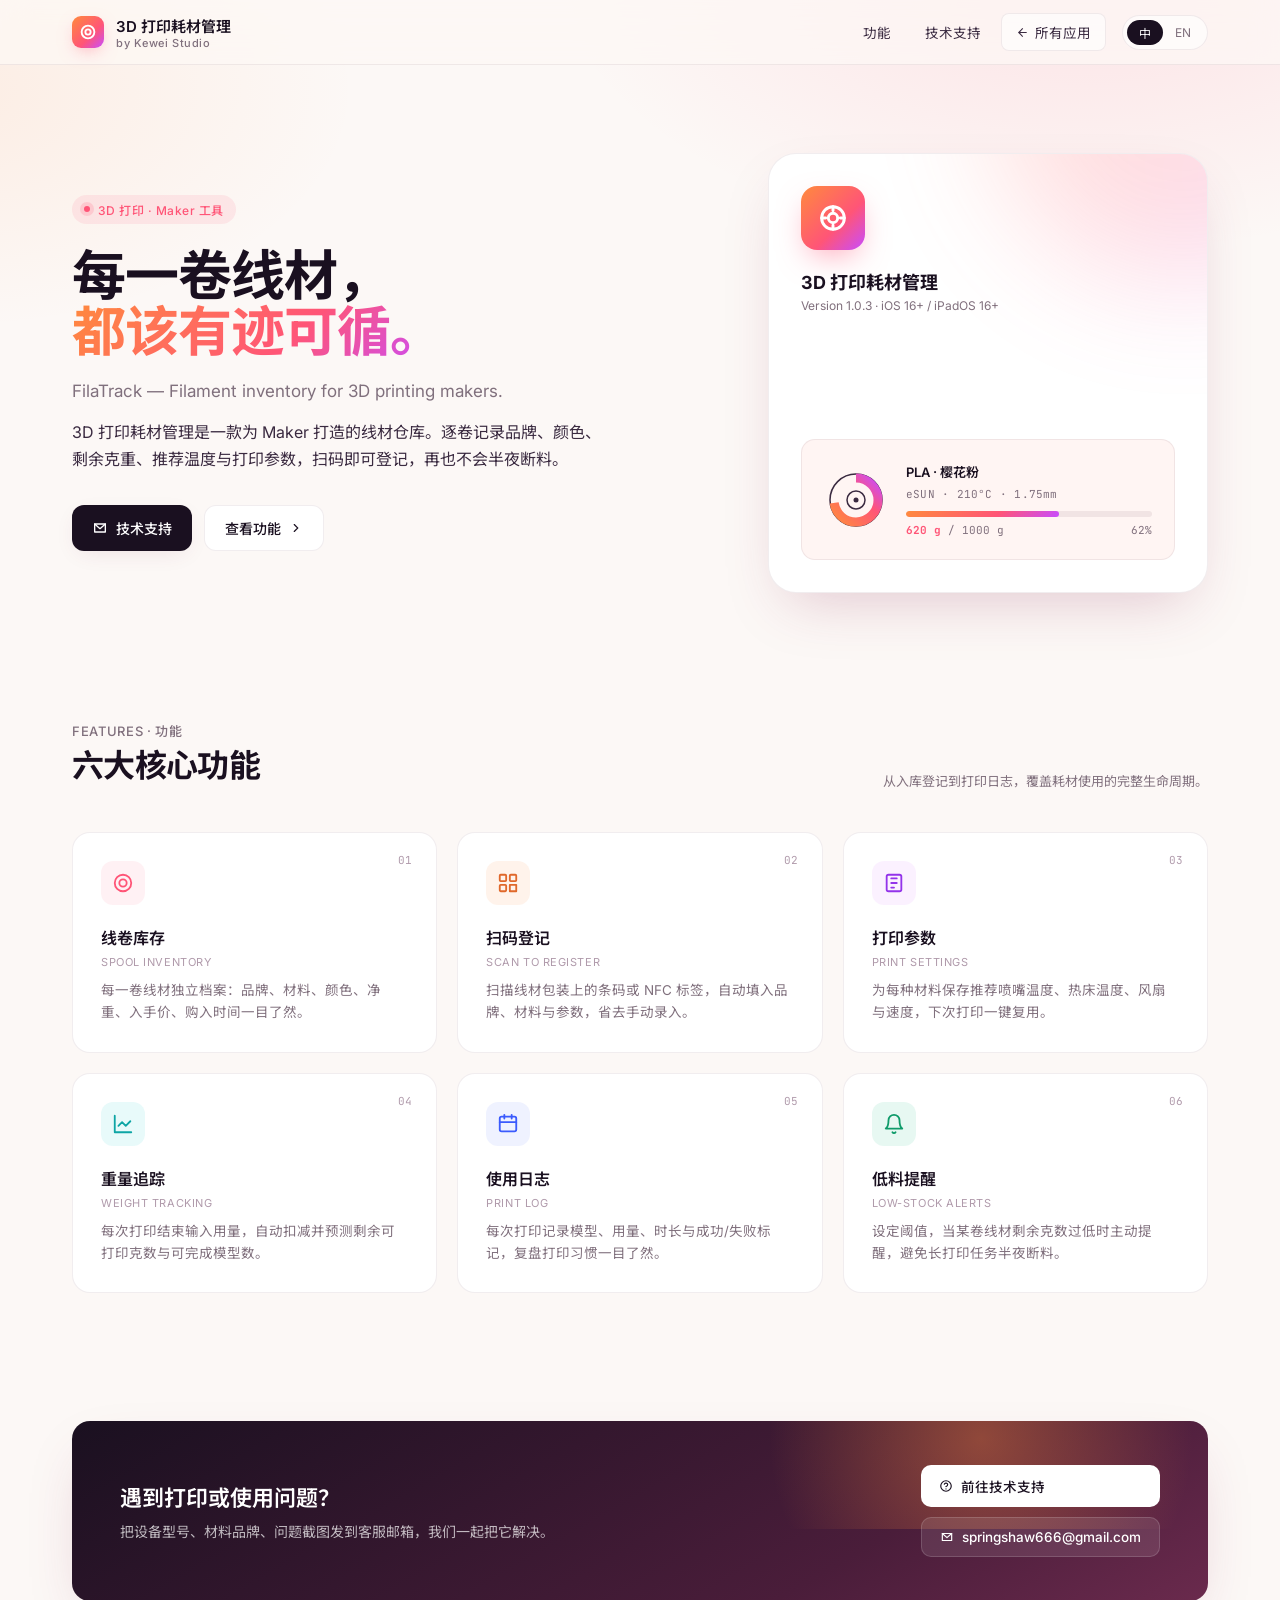
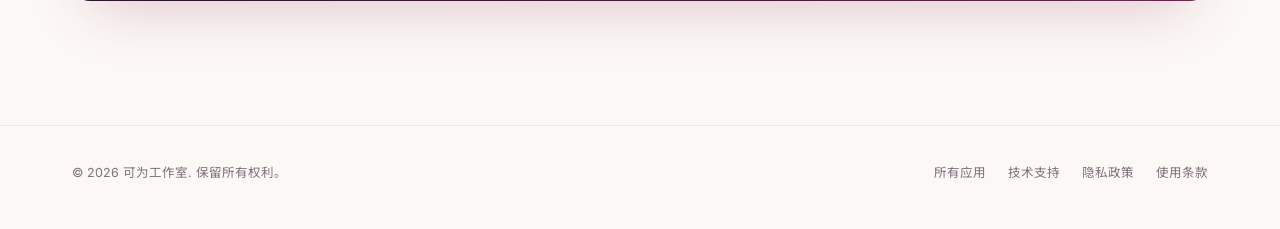
<file: filatrack.html>
<!DOCTYPE html>
<html lang="zh-CN">
<head>
<meta charset="UTF-8" />
<meta name="viewport" content="width=device-width, initial-scale=1.0" />
<title>3D 打印耗材管理 · FilaTrack</title>
<link rel="preconnect" href="https://fonts.googleapis.com" />
<link rel="preconnect" href="https://fonts.gstatic.com" crossorigin />
<link href="https://fonts.googleapis.com/css2?family=Inter:wght@400;500;600;700&family=Noto+Sans+SC:wght@400;500;600;700&family=JetBrains+Mono:wght@400;500&display=swap" rel="stylesheet" />
<style>
  :root {
    --bg: #fcf8f6;
    --ink: #1a1020;
    --ink-2: #3a2a40;
    --muted: #80707d;
    --muted-2: #b09aab;
    --line: rgba(80, 30, 60, 0.08);
    --card: #ffffff;
    --brand: #ff5577;
    --brand-2: #ff8a3d;
    --accent-grad: linear-gradient(135deg, #ff8a3d 0%, #ff5577 60%, #c84cff 100%);
    --soft-grad: radial-gradient(900px 500px at 85% -5%, rgba(255, 85, 119, 0.14), transparent 60%),
                 radial-gradient(700px 400px at -5% 10%, rgba(255, 138, 61, 0.10), transparent 60%);
    --shadow-sm: 0 1px 2px rgba(80, 30, 60, 0.04);
    --shadow-md: 0 6px 24px -8px rgba(120, 40, 80, 0.14);
    --shadow-lg: 0 24px 60px -20px rgba(140, 40, 80, 0.25);
    --radius: 18px;
  }
  * { box-sizing: border-box; }
  html, body {
    margin: 0; padding: 0;
    background: var(--bg);
    color: var(--ink);
    font-family: "Inter", "Noto Sans SC", -apple-system, "PingFang SC", "Microsoft YaHei", sans-serif;
    -webkit-font-smoothing: antialiased;
  }
  body { background-image: var(--soft-grad); background-attachment: fixed; min-height: 100vh; }
  .container { max-width: 1200px; margin: 0 auto; padding: 0 32px; }
  a { color: inherit; text-decoration: none; }

  /* Nav */
  .nav {
    position: sticky; top: 0; z-index: 50;
    backdrop-filter: saturate(180%) blur(14px);
    -webkit-backdrop-filter: saturate(180%) blur(14px);
    background: rgba(252, 248, 246, 0.74);
    border-bottom: 1px solid var(--line);
  }
  .nav-inner { display: flex; align-items: center; justify-content: space-between; height: 64px; }
  .brand { display: flex; align-items: center; gap: 12px; font-weight: 600; }
  .brand-logo {
    width: 32px; height: 32px; border-radius: 9px;
    background: var(--accent-grad);
    display: grid; place-items: center; color: white;
    box-shadow: 0 6px 18px -6px rgba(255, 85, 119, 0.55);
  }
  .brand-name { font-size: 15px; }
  .brand-name small { display: block; font-size: 11px; color: var(--muted); font-weight: 500; letter-spacing: 0.05em; }
  .nav-links { display: flex; align-items: center; gap: 6px; }
  .nav-links a {
    padding: 8px 14px; border-radius: 8px;
    font-size: 13.5px; color: var(--ink-2);
    transition: background 0.15s;
  }
  .nav-links a:hover { background: rgba(80, 30, 60, 0.05); }
  .back-link {
    display: inline-flex; align-items: center; gap: 6px;
    padding: 7px 14px; border-radius: 999px;
    border: 1px solid var(--line);
    background: rgba(255,255,255,0.6);
    font-size: 12.5px; color: var(--ink-2);
  }
  .back-link:hover { background: white; }
  .lang-toggle {
    display: inline-flex; align-items: center;
    padding: 4px; border: 1px solid var(--line);
    border-radius: 999px; background: rgba(255, 255, 255, 0.6);
    margin-left: 10px;
  }
  .lang-toggle button {
    border: none; background: transparent;
    padding: 4px 12px; font-size: 12px;
    font-family: inherit; cursor: pointer;
    border-radius: 999px; color: var(--muted);
    transition: all 0.18s;
  }
  .lang-toggle button.active { background: var(--ink); color: white; }

  /* Hero */
  .hero { padding: 88px 0 64px; }
  .hero-grid { display: grid; grid-template-columns: 1.15fr 1fr; gap: 64px; align-items: center; }
  .eyebrow {
    display: inline-flex; align-items: center; gap: 8px;
    padding: 6px 12px; border-radius: 999px;
    background: rgba(255, 85, 119, 0.10);
    color: var(--brand);
    font-size: 12px; font-weight: 500; letter-spacing: 0.04em;
    margin-bottom: 24px;
  }
  .eyebrow .dot { width: 6px; height: 6px; border-radius: 50%; background: var(--brand); box-shadow: 0 0 0 4px rgba(255, 85, 119, 0.18); }
  h1.hero-title { font-size: 54px; line-height: 1.05; font-weight: 700; letter-spacing: -0.02em; margin: 0 0 20px; }
  h1.hero-title .grad {
    background: var(--accent-grad);
    -webkit-background-clip: text; background-clip: text;
    -webkit-text-fill-color: transparent;
  }
  .hero-sub-en { font-size: 17px; color: var(--muted); margin: 0 0 18px; }
  .hero-desc { font-size: 16px; line-height: 1.7; color: var(--ink-2); max-width: 540px; margin: 0 0 32px; text-wrap: pretty; }
  .hero-actions { display: flex; gap: 12px; flex-wrap: wrap; }
  .btn {
    display: inline-flex; align-items: center; gap: 8px;
    padding: 12px 20px; border-radius: 12px;
    font-size: 14px; font-weight: 500;
    cursor: pointer; border: none; font-family: inherit;
    transition: transform 0.15s, box-shadow 0.15s;
  }
  .btn-primary { background: var(--ink); color: white; box-shadow: var(--shadow-md); }
  .btn-primary:hover { transform: translateY(-1px); box-shadow: var(--shadow-lg); }
  .btn-secondary { background: white; color: var(--ink); border: 1px solid var(--line); }
  .btn-secondary:hover { background: rgba(80, 30, 60, 0.02); }

  /* App preview */
  .app-preview { position: relative; aspect-ratio: 1/1; width: 100%; max-width: 440px; justify-self: end; }
  .app-card {
    position: absolute; inset: 0;
    background: white;
    border-radius: 28px;
    box-shadow: var(--shadow-lg);
    padding: 32px;
    display: flex; flex-direction: column;
    overflow: hidden;
    border: 1px solid var(--line);
  }
  .app-card::before {
    content: "";
    position: absolute; top: -60%; right: -40%;
    width: 90%; height: 90%;
    background: var(--accent-grad);
    border-radius: 50%;
    filter: blur(60px); opacity: 0.20;
    pointer-events: none;
  }
  .app-icon {
    width: 64px; height: 64px; border-radius: 16px;
    background: var(--accent-grad);
    display: grid; place-items: center; color: white;
    box-shadow: 0 12px 30px -8px rgba(255, 85, 119, 0.5);
    margin-bottom: 18px;
  }
  .app-card h3 { margin: 0 0 4px; font-size: 18px; }
  .app-card .ver { font-size: 12px; color: var(--muted); margin: 0 0 22px; }

  /* Spool preview */
  .spool-preview {
    margin-top: auto;
    background: #fff5f3;
    border: 1px solid var(--line);
    border-radius: 14px;
    padding: 22px;
    display: flex; align-items: center; gap: 18px;
  }
  .spool-svg {
    flex-shrink: 0;
  }
  .spool-info { flex: 1; }
  .spool-name { font-size: 13px; font-weight: 600; margin: 0 0 6px; }
  .spool-meta { font-size: 11px; color: var(--muted); margin: 0 0 10px; font-family: "JetBrains Mono", monospace; letter-spacing: 0.02em; }
  .spool-bar {
    width: 100%; height: 6px;
    background: rgba(80, 30, 60, 0.08);
    border-radius: 3px;
    overflow: hidden;
  }
  .spool-bar > div {
    height: 100%; width: 62%;
    background: var(--accent-grad);
    border-radius: 3px;
  }
  .spool-percent {
    font-size: 11px; color: var(--muted); margin-top: 6px;
    font-family: "JetBrains Mono", monospace;
    display: flex; justify-content: space-between;
  }
  .spool-percent strong { color: var(--brand); }

  /* Section base */
  section { padding: 64px 0; }
  .section-head { display: flex; align-items: flex-end; justify-content: space-between; margin-bottom: 40px; gap: 24px; }
  .section-head .title-block h2 { font-size: 32px; letter-spacing: -0.02em; margin: 0 0 6px; font-weight: 700; }
  .section-head .title-block .en { font-size: 13px; color: var(--muted); font-weight: 500; letter-spacing: 0.05em; text-transform: uppercase; }
  .section-head .meta { font-size: 13px; color: var(--muted); max-width: 360px; text-align: right; line-height: 1.6; }

  /* Features */
  .features-grid { display: grid; grid-template-columns: repeat(3, 1fr); gap: 20px; }
  .feature {
    background: var(--card);
    border: 1px solid var(--line);
    border-radius: var(--radius);
    padding: 28px;
    transition: transform 0.2s, box-shadow 0.2s, border-color 0.2s;
    position: relative; overflow: hidden;
  }
  .feature:hover { transform: translateY(-2px); box-shadow: var(--shadow-md); border-color: rgba(255, 85, 119, 0.2); }
  .feature .num { position: absolute; top: 20px; right: 24px; font-size: 11px; color: var(--muted-2); font-family: "JetBrains Mono", monospace; }
  .feature .icon {
    width: 44px; height: 44px; border-radius: 12px;
    background: rgba(255, 85, 119, 0.08);
    color: var(--brand);
    display: grid; place-items: center; margin-bottom: 20px;
  }
  .feature:nth-child(2) .icon { background: rgba(255, 138, 61, 0.10); color: #e0682b; }
  .feature:nth-child(3) .icon { background: rgba(200, 76, 255, 0.08); color: #9333ea; }
  .feature:nth-child(4) .icon { background: rgba(30, 200, 200, 0.10); color: #0ea5a5; }
  .feature:nth-child(5) .icon { background: rgba(59, 91, 253, 0.08); color: #3b5bfd; }
  .feature:nth-child(6) .icon { background: rgba(20, 184, 130, 0.10); color: #0f9b6a; }
  .feature h4 { margin: 0 0 6px; font-size: 16px; font-weight: 600; }
  .feature .en-label { font-size: 11px; color: var(--muted-2); margin-bottom: 10px; letter-spacing: 0.05em; text-transform: uppercase; }
  .feature p { margin: 0; font-size: 13.5px; line-height: 1.65; color: var(--muted); }

  /* CTA */
  .cta-card {
    background: linear-gradient(150deg, #1a1020 0%, #4a1d3a 70%, #6a2a4d 100%);
    color: white;
    border-radius: var(--radius);
    padding: 44px 48px;
    display: grid;
    grid-template-columns: 1fr auto;
    gap: 32px;
    align-items: center;
    position: relative; overflow: hidden;
    box-shadow: var(--shadow-lg);
  }
  .cta-card::before {
    content: "";
    position: absolute; top: -40%; right: -10%;
    width: 60%; height: 100%;
    background: radial-gradient(circle, rgba(255, 138, 61, 0.4), transparent 60%);
    pointer-events: none;
  }
  .cta-card > * { position: relative; }
  .cta-card h3 { margin: 0 0 8px; font-size: 22px; font-weight: 600; }
  .cta-card p { margin: 0; font-size: 14px; line-height: 1.65; color: rgba(255,255,255,0.7); max-width: 480px; }
  .cta-actions { display: flex; gap: 10px; flex-direction: column; }
  .cta-actions a {
    display: inline-flex; align-items: center; gap: 8px;
    padding: 11px 18px; border-radius: 10px;
    background: white; color: var(--ink);
    font-size: 13.5px; font-weight: 500;
    white-space: nowrap;
    transition: transform 0.15s;
  }
  .cta-actions a:hover { transform: translateY(-1px); }
  .cta-actions a.ghost { background: rgba(255,255,255,0.1); color: white; border: 1px solid rgba(255,255,255,0.15); }

  /* Footer */
  footer { margin-top: 60px; padding: 36px 0 48px; border-top: 1px solid var(--line); }
  .footer-inner { display: flex; justify-content: space-between; align-items: center; font-size: 12.5px; color: var(--muted); gap: 20px; flex-wrap: wrap; }
  .footer-links { display: flex; gap: 22px; }
  .footer-links a:hover { color: var(--ink); }

  html[data-lang="en"] .cn { display: none; }
  html[data-lang="zh"] .en-only { display: none; }

  @media (max-width: 900px) {
    .hero-grid { grid-template-columns: 1fr; }
    .features-grid { grid-template-columns: repeat(2, 1fr); }
    h1.hero-title { font-size: 40px; }
    .cta-card { grid-template-columns: 1fr; }
  }
  @media (max-width: 600px) { .features-grid { grid-template-columns: 1fr; } }
</style>
</head>
<body>

<!-- Nav -->
<header class="nav">
  <div class="container nav-inner">
    <a class="brand" href="index.html">
      <div class="brand-logo">
        <svg width="18" height="18" viewBox="0 0 24 24" fill="none" stroke="currentColor" stroke-width="2.5" stroke-linecap="round" stroke-linejoin="round">
          <circle cx="12" cy="12" r="8.5"/>
          <circle cx="12" cy="12" r="3.5"/>
        </svg>
      </div>
      <div class="brand-name">
        <span class="cn">3D 打印耗材管理</span><span class="en-only">FilaTrack</span>
        <small>by Kewei Studio</small>
      </div>
    </a>
    <nav class="nav-links">
      <a href="#features"><span class="cn">功能</span><span class="en-only">Features</span></a>
      <a href="support.html"><span class="cn">技术支持</span><span class="en-only">Support</span></a>
      <a class="back-link" href="index.html">
        <svg width="13" height="13" viewBox="0 0 24 24" fill="none" stroke="currentColor" stroke-width="2" stroke-linecap="round"><path d="M19 12H5M12 19l-7-7 7-7"/></svg>
        <span class="cn">所有应用</span><span class="en-only">All Apps</span>
      </a>
      <div class="lang-toggle">
        <button data-lang="zh" class="active">中</button>
        <button data-lang="en">EN</button>
      </div>
    </nav>
  </div>
</header>

<!-- Hero -->
<section class="hero">
  <div class="container hero-grid">
    <div>
      <div class="eyebrow">
        <span class="dot"></span>
        <span class="cn">3D 打印 · Maker 工具</span>
        <span class="en-only">3D Printing · Maker Tool</span>
      </div>
      <h1 class="hero-title">
        <span class="cn">每一卷线材，<br/><span class="grad">都该有迹可循。</span></span>
        <span class="en-only">Every spool,<br/><span class="grad">accounted for.</span></span>
      </h1>
      <p class="hero-sub-en">
        <span class="cn">FilaTrack — Filament inventory for 3D printing makers.</span>
        <span class="en-only">3D 打印耗材管理 — 为 Maker 打造的线材仓库。</span>
      </p>
      <p class="hero-desc">
        <span class="cn">3D 打印耗材管理是一款为 Maker 打造的线材仓库。逐卷记录品牌、颜色、剩余克重、推荐温度与打印参数，扫码即可登记，再也不会半夜断料。</span>
        <span class="en-only">FilaTrack is a filament inventory built for makers. Track each spool's brand, color, remaining grams, recommended temps, and print settings. Scan-to-register — never run out mid-print again.</span>
      </p>
      <div class="hero-actions">
        <a class="btn btn-primary" href="support.html">
          <svg width="16" height="16" viewBox="0 0 24 24" fill="none" stroke="currentColor" stroke-width="2" stroke-linecap="round" stroke-linejoin="round"><path d="M4 6h16v12H4z"/><path d="m4 6 8 7 8-7"/></svg>
          <span class="cn">技术支持</span><span class="en-only">Support</span>
        </a>
        <a class="btn btn-secondary" href="#features">
          <span class="cn">查看功能</span><span class="en-only">View Features</span>
          <svg width="14" height="14" viewBox="0 0 24 24" fill="none" stroke="currentColor" stroke-width="2" stroke-linecap="round"><path d="m9 6 6 6-6 6"/></svg>
        </a>
      </div>
    </div>

    <div class="app-preview">
      <div class="app-card">
        <div class="app-icon">
          <svg width="32" height="32" viewBox="0 0 24 24" fill="none" stroke="currentColor" stroke-width="2.2" stroke-linecap="round" stroke-linejoin="round">
            <circle cx="12" cy="12" r="8.5"/>
            <circle cx="12" cy="12" r="3.5"/>
            <path d="M12 3.5v3M12 17.5v3M3.5 12h3M17.5 12h3"/>
          </svg>
        </div>
        <h3><span class="cn">3D 打印耗材管理</span><span class="en-only">FilaTrack</span></h3>
        <p class="ver">Version 1.0.3 · iOS 16+ / iPadOS 16+</p>
        <div class="spool-preview">
          <svg class="spool-svg" width="64" height="64" viewBox="0 0 64 64">
            <defs>
              <linearGradient id="spoolGrad" x1="0" y1="0" x2="1" y2="1">
                <stop offset="0" stop-color="#ff8a3d"/>
                <stop offset="0.6" stop-color="#ff5577"/>
                <stop offset="1" stop-color="#c84cff"/>
              </linearGradient>
            </defs>
            <circle cx="32" cy="32" r="26" fill="none" stroke="#3a2a40" stroke-width="1.5"/>
            <circle cx="32" cy="32" r="22" fill="none" stroke="url(#spoolGrad)" stroke-width="9" stroke-dasharray="100 38" transform="rotate(-90 32 32)"/>
            <circle cx="32" cy="32" r="9" fill="none" stroke="#3a2a40" stroke-width="1.5"/>
            <circle cx="32" cy="32" r="2.5" fill="#3a2a40"/>
          </svg>
          <div class="spool-info">
            <p class="spool-name"><span class="cn">PLA · 樱花粉</span><span class="en-only">PLA · Sakura Pink</span></p>
            <p class="spool-meta">eSUN · 210°C · 1.75mm</p>
            <div class="spool-bar"><div></div></div>
            <div class="spool-percent">
              <span><strong>620 g</strong> / 1000 g</span>
              <span>62%</span>
            </div>
          </div>
        </div>
      </div>
    </div>
  </div>
</section>

<!-- Features -->
<section id="features">
  <div class="container">
    <div class="section-head">
      <div class="title-block">
        <div class="en">FEATURES · <span class="cn">功能</span><span class="en-only">功能</span></div>
        <h2><span class="cn">六大核心功能</span><span class="en-only">Six core capabilities</span></h2>
      </div>
      <div class="meta">
        <span class="cn">从入库登记到打印日志，覆盖耗材使用的完整生命周期。</span>
        <span class="en-only">From check-in to print logs — the full filament lifecycle.</span>
      </div>
    </div>

    <div class="features-grid">
      <div class="feature">
        <span class="num">01</span>
        <div class="icon">
          <svg width="22" height="22" viewBox="0 0 24 24" fill="none" stroke="currentColor" stroke-width="2" stroke-linecap="round" stroke-linejoin="round"><circle cx="12" cy="12" r="9"/><circle cx="12" cy="12" r="4"/></svg>
        </div>
        <h4><span class="cn">线卷库存</span><span class="en-only">Spool Inventory</span></h4>
        <div class="en-label">Spool Inventory</div>
        <p><span class="cn">每一卷线材独立档案：品牌、材料、颜色、净重、入手价、购入时间一目了然。</span>
        <span class="en-only">A unique record per spool — brand, material, color, net weight, purchase price &amp; date at a glance.</span></p>
      </div>

      <div class="feature">
        <span class="num">02</span>
        <div class="icon">
          <svg width="22" height="22" viewBox="0 0 24 24" fill="none" stroke="currentColor" stroke-width="2" stroke-linecap="round" stroke-linejoin="round"><rect x="3" y="3" width="7" height="7" rx="1"/><rect x="14" y="3" width="7" height="7" rx="1"/><rect x="3" y="14" width="7" height="7" rx="1"/><path d="M14 14h7v7h-7z"/></svg>
        </div>
        <h4><span class="cn">扫码登记</span><span class="en-only">Scan to Register</span></h4>
        <div class="en-label">Scan to Register</div>
        <p><span class="cn">扫描线材包装上的条码或 NFC 标签，自动填入品牌、材料与参数，省去手动录入。</span>
        <span class="en-only">Scan the packaging barcode or NFC tag — brand, material &amp; settings auto-fill, no manual typing.</span></p>
      </div>

      <div class="feature">
        <span class="num">03</span>
        <div class="icon">
          <svg width="22" height="22" viewBox="0 0 24 24" fill="none" stroke="currentColor" stroke-width="2" stroke-linecap="round" stroke-linejoin="round"><path d="M9 7h6"/><path d="M9 12h6"/><path d="M9 17h3"/><rect x="4" y="3" width="16" height="18" rx="2"/></svg>
        </div>
        <h4><span class="cn">打印参数</span><span class="en-only">Print Settings</span></h4>
        <div class="en-label">Print Settings</div>
        <p><span class="cn">为每种材料保存推荐喷嘴温度、热床温度、风扇与速度，下次打印一键复用。</span>
        <span class="en-only">Save nozzle/bed temps, fan &amp; speed per material — reuse them on your next print in one tap.</span></p>
      </div>

      <div class="feature">
        <span class="num">04</span>
        <div class="icon">
          <svg width="22" height="22" viewBox="0 0 24 24" fill="none" stroke="currentColor" stroke-width="2" stroke-linecap="round" stroke-linejoin="round"><path d="M3 3v18h18"/><path d="M7 14l4-4 4 4 5-5"/></svg>
        </div>
        <h4><span class="cn">重量追踪</span><span class="en-only">Weight Tracking</span></h4>
        <div class="en-label">Weight Tracking</div>
        <p><span class="cn">每次打印结束输入用量，自动扣减并预测剩余可打印克数与可完成模型数。</span>
        <span class="en-only">Log usage after each print — auto-deducts remaining grams and estimates how many prints you have left.</span></p>
      </div>

      <div class="feature">
        <span class="num">05</span>
        <div class="icon">
          <svg width="22" height="22" viewBox="0 0 24 24" fill="none" stroke="currentColor" stroke-width="2" stroke-linecap="round" stroke-linejoin="round"><rect x="3" y="4" width="18" height="16" rx="2"/><path d="M16 2v4M8 2v4M3 10h18"/></svg>
        </div>
        <h4><span class="cn">使用日志</span><span class="en-only">Print Log</span></h4>
        <div class="en-label">Print Log</div>
        <p><span class="cn">每次打印记录模型、用量、时长与成功/失败标记，复盘打印习惯一目了然。</span>
        <span class="en-only">Each print logs the model, usage, duration, and success/fail flag — review your habits at a glance.</span></p>
      </div>

      <div class="feature">
        <span class="num">06</span>
        <div class="icon">
          <svg width="22" height="22" viewBox="0 0 24 24" fill="none" stroke="currentColor" stroke-width="2" stroke-linecap="round" stroke-linejoin="round"><path d="M18 8a6 6 0 1 0-12 0c0 7-3 9-3 9h18s-3-2-3-9"/><path d="M13.7 21a2 2 0 0 1-3.4 0"/></svg>
        </div>
        <h4><span class="cn">低料提醒</span><span class="en-only">Low-Stock Alerts</span></h4>
        <div class="en-label">Low-Stock Alerts</div>
        <p><span class="cn">设定阈值，当某卷线材剩余克数过低时主动提醒，避免长打印任务半夜断料。</span>
        <span class="en-only">Set a threshold — get notified when a spool runs low so you never run out mid-print again.</span></p>
      </div>
    </div>
  </div>
</section>

<!-- CTA -->
<section>
  <div class="container">
    <div class="cta-card">
      <div>
        <h3><span class="cn">遇到打印或使用问题？</span><span class="en-only">Print or usage problems?</span></h3>
        <p>
          <span class="cn">把设备型号、材料品牌、问题截图发到客服邮箱，我们一起把它解决。</span>
          <span class="en-only">Send your printer model, filament brand, and a screenshot to our support email — let's sort it out.</span>
        </p>
      </div>
      <div class="cta-actions">
        <a href="support.html">
          <svg width="14" height="14" viewBox="0 0 24 24" fill="none" stroke="currentColor" stroke-width="2" stroke-linecap="round" stroke-linejoin="round"><circle cx="12" cy="12" r="9"/><path d="M9.1 9a3 3 0 0 1 5.83 1c0 2-3 3-3 3M12 17h.01"/></svg>
          <span class="cn">前往技术支持</span><span class="en-only">Go to Support</span>
        </a>
        <a class="ghost" href="mailto:springshaw666@gmail.com">
          <svg width="14" height="14" viewBox="0 0 24 24" fill="none" stroke="currentColor" stroke-width="2" stroke-linecap="round" stroke-linejoin="round"><path d="M4 6h16v12H4z"/><path d="m4 6 8 7 8-7"/></svg>
          springshaw666@gmail.com
        </a>
      </div>
    </div>
  </div>
</section>

<!-- Footer -->
<footer>
  <div class="container footer-inner">
    <div>© 2026 <span class="cn">可为工作室</span><span class="en-only">Kewei Studio</span>. <span class="cn">保留所有权利。</span><span class="en-only">All rights reserved.</span></div>
    <div class="footer-links">
      <a href="index.html"><span class="cn">所有应用</span><span class="en-only">All Apps</span></a>
      <a href="support.html"><span class="cn">技术支持</span><span class="en-only">Support</span></a>
      <a href="privacy.html"><span class="cn">隐私政策</span><span class="en-only">Privacy</span></a>
      <a href="terms.html"><span class="cn">使用条款</span><span class="en-only">Terms</span></a>
    </div>
  </div>
</footer>

<script>
  // Shared language state — synced across all pages via localStorage
  let LANG = (function(){
    try { return localStorage.getItem('kewei-lang') || 'zh'; } catch(e) { return 'zh'; }
  })();
  document.documentElement.setAttribute('data-lang', LANG);
  document.querySelectorAll('.lang-toggle button').forEach(b => b.classList.toggle('active', b.dataset.lang === LANG));
  document.querySelectorAll('.lang-toggle button').forEach(btn => {
    btn.addEventListener('click', e => {
      e.preventDefault();
      LANG = btn.dataset.lang;
      document.documentElement.setAttribute('data-lang', LANG);
      try { localStorage.setItem('kewei-lang', LANG); } catch(e) {}
      document.querySelectorAll('.lang-toggle button').forEach(b => b.classList.toggle('active', b === btn));
    });
  });
  // Listen for changes from other tabs/pages
  window.addEventListener('storage', e => {
    if (e.key === 'kewei-lang' && e.newValue && e.newValue !== LANG) {
      LANG = e.newValue;
      document.documentElement.setAttribute('data-lang', LANG);
      document.querySelectorAll('.lang-toggle button').forEach(b => b.classList.toggle('active', b.dataset.lang === LANG));
    }
  });
</script>
</body>
</html>
</file>
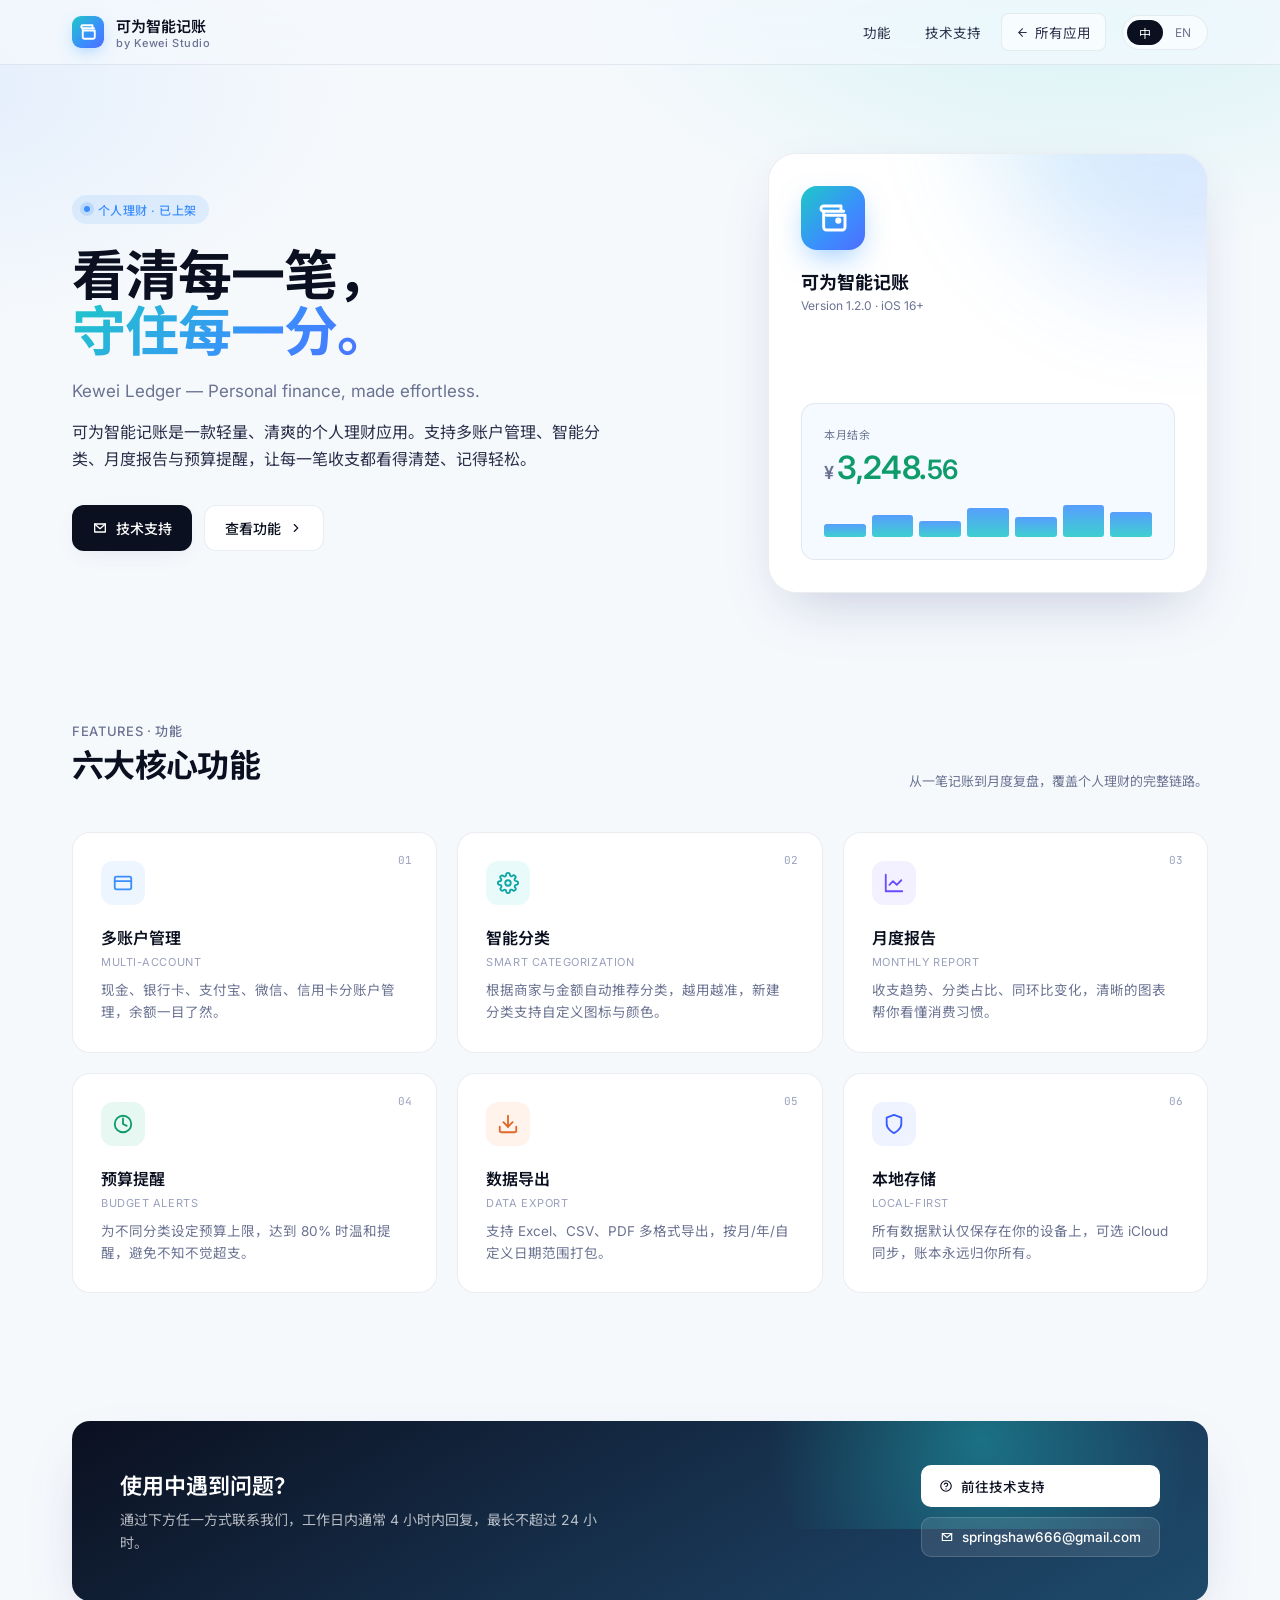
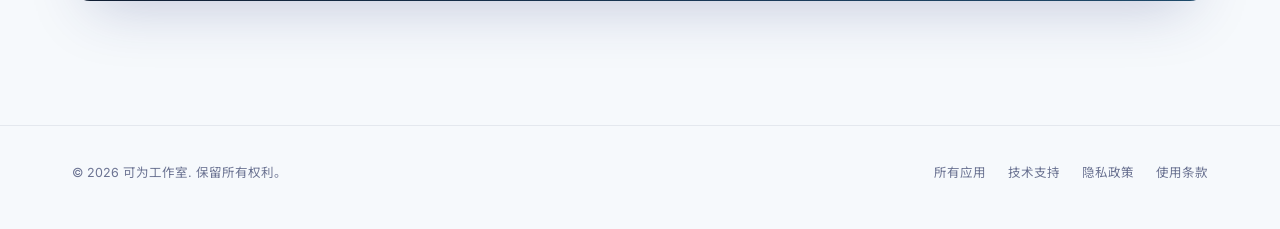
<file: kewei-ledger.html>
<!DOCTYPE html>
<html lang="zh-CN">
<head>
<meta charset="UTF-8" />
<meta name="viewport" content="width=device-width, initial-scale=1.0" />
<title>可为智能记账 · Kewei Ledger</title>
<link rel="preconnect" href="https://fonts.googleapis.com" />
<link rel="preconnect" href="https://fonts.gstatic.com" crossorigin />
<link href="https://fonts.googleapis.com/css2?family=Inter:wght@400;500;600;700&family=Noto+Sans+SC:wght@400;500;600;700&family=JetBrains+Mono:wght@400;500&display=swap" rel="stylesheet" />
<style>
  :root {
    --bg: #f6f9fc;
    --ink: #0b1020;
    --ink-2: #2a2f4a;
    --muted: #6b7392;
    --muted-2: #9aa1bd;
    --line: rgba(20, 30, 80, 0.08);
    --card: #ffffff;
    --brand: #1ec8c8;
    --brand-2: #3b8efd;
    --accent-grad: linear-gradient(135deg, #1ec8c8 0%, #3b8efd 60%, #4f6cff 100%);
    --soft-grad: radial-gradient(900px 500px at 85% -5%, rgba(30, 200, 200, 0.16), transparent 60%),
                 radial-gradient(700px 400px at -5% 10%, rgba(59, 142, 253, 0.10), transparent 60%);
    --shadow-sm: 0 1px 2px rgba(20, 30, 80, 0.04);
    --shadow-md: 0 6px 24px -8px rgba(30, 40, 100, 0.12);
    --shadow-lg: 0 24px 60px -20px rgba(40, 50, 120, 0.25);
    --radius: 18px;
  }
  * { box-sizing: border-box; }
  html, body {
    margin: 0; padding: 0;
    background: var(--bg);
    color: var(--ink);
    font-family: "Inter", "Noto Sans SC", -apple-system, "PingFang SC", "Microsoft YaHei", sans-serif;
    -webkit-font-smoothing: antialiased;
  }
  body { background-image: var(--soft-grad); background-attachment: fixed; min-height: 100vh; }
  .container { max-width: 1200px; margin: 0 auto; padding: 0 32px; }
  a { color: inherit; text-decoration: none; }

  /* Nav */
  .nav {
    position: sticky; top: 0; z-index: 50;
    backdrop-filter: saturate(180%) blur(14px);
    -webkit-backdrop-filter: saturate(180%) blur(14px);
    background: rgba(246, 249, 252, 0.72);
    border-bottom: 1px solid var(--line);
  }
  .nav-inner { display: flex; align-items: center; justify-content: space-between; height: 64px; }
  .brand { display: flex; align-items: center; gap: 12px; font-weight: 600; }
  .brand-logo {
    width: 32px; height: 32px; border-radius: 9px;
    background: var(--accent-grad);
    display: grid; place-items: center; color: white;
    box-shadow: 0 6px 18px -6px rgba(30, 142, 253, 0.55);
  }
  .brand-name { font-size: 15px; }
  .brand-name small { display: block; font-size: 11px; color: var(--muted); font-weight: 500; letter-spacing: 0.05em; }
  .nav-links { display: flex; align-items: center; gap: 6px; }
  .nav-links a {
    padding: 8px 14px; border-radius: 8px;
    font-size: 13.5px; color: var(--ink-2);
    transition: background 0.15s;
  }
  .nav-links a:hover { background: rgba(20, 30, 80, 0.05); }
  .back-link {
    display: inline-flex; align-items: center; gap: 6px;
    padding: 7px 14px; border-radius: 999px;
    border: 1px solid var(--line);
    background: rgba(255,255,255,0.6);
    font-size: 12.5px; color: var(--ink-2);
  }
  .back-link:hover { background: white; }
  .lang-toggle {
    display: inline-flex; align-items: center;
    padding: 4px; border: 1px solid var(--line);
    border-radius: 999px; background: rgba(255, 255, 255, 0.6);
    margin-left: 10px;
  }
  .lang-toggle button {
    border: none; background: transparent;
    padding: 4px 12px; font-size: 12px;
    font-family: inherit; cursor: pointer;
    border-radius: 999px; color: var(--muted);
    transition: all 0.18s;
  }
  .lang-toggle button.active { background: var(--ink); color: white; }

  /* Hero */
  .hero { padding: 88px 0 64px; }
  .hero-grid { display: grid; grid-template-columns: 1.15fr 1fr; gap: 64px; align-items: center; }
  .eyebrow {
    display: inline-flex; align-items: center; gap: 8px;
    padding: 6px 12px; border-radius: 999px;
    background: rgba(30, 142, 253, 0.10);
    color: var(--brand-2);
    font-size: 12px; font-weight: 500; letter-spacing: 0.04em;
    margin-bottom: 24px;
  }
  .eyebrow .dot {
    width: 6px; height: 6px; border-radius: 50%;
    background: var(--brand-2);
    box-shadow: 0 0 0 4px rgba(59, 142, 253, 0.18);
  }
  h1.hero-title {
    font-size: 54px; line-height: 1.05;
    font-weight: 700; letter-spacing: -0.02em;
    margin: 0 0 20px;
  }
  h1.hero-title .grad {
    background: var(--accent-grad);
    -webkit-background-clip: text; background-clip: text;
    -webkit-text-fill-color: transparent;
  }
  .hero-sub-en { font-size: 17px; color: var(--muted); margin: 0 0 18px; }
  .hero-desc {
    font-size: 16px; line-height: 1.7; color: var(--ink-2);
    max-width: 540px; margin: 0 0 32px; text-wrap: pretty;
  }
  .hero-actions { display: flex; gap: 12px; flex-wrap: wrap; }
  .btn {
    display: inline-flex; align-items: center; gap: 8px;
    padding: 12px 20px; border-radius: 12px;
    font-size: 14px; font-weight: 500;
    cursor: pointer; border: none; font-family: inherit;
    transition: transform 0.15s, box-shadow 0.15s;
  }
  .btn-primary { background: var(--ink); color: white; box-shadow: var(--shadow-md); }
  .btn-primary:hover { transform: translateY(-1px); box-shadow: var(--shadow-lg); }
  .btn-secondary { background: white; color: var(--ink); border: 1px solid var(--line); }
  .btn-secondary:hover { background: rgba(20, 30, 80, 0.02); }

  /* App preview */
  .app-preview { position: relative; aspect-ratio: 1/1; width: 100%; max-width: 440px; justify-self: end; }
  .app-card {
    position: absolute; inset: 0;
    background: white;
    border-radius: 28px;
    box-shadow: var(--shadow-lg);
    padding: 32px;
    display: flex; flex-direction: column;
    overflow: hidden;
    border: 1px solid var(--line);
  }
  .app-card::before {
    content: "";
    position: absolute; top: -60%; right: -40%;
    width: 90%; height: 90%;
    background: var(--accent-grad);
    border-radius: 50%;
    filter: blur(60px); opacity: 0.20;
    pointer-events: none;
  }
  .app-icon {
    width: 64px; height: 64px; border-radius: 16px;
    background: var(--accent-grad);
    display: grid; place-items: center; color: white;
    box-shadow: 0 12px 30px -8px rgba(30, 142, 253, 0.5);
    margin-bottom: 18px;
  }
  .app-card h3 { margin: 0 0 4px; font-size: 18px; }
  .app-card .ver { font-size: 12px; color: var(--muted); margin: 0 0 22px; }
  .balance-preview {
    margin-top: auto;
    background: #f4faff;
    border: 1px solid var(--line);
    border-radius: 14px;
    padding: 22px;
    position: relative;
  }
  .balance-label { font-size: 11px; color: var(--muted); letter-spacing: 0.05em; text-transform: uppercase; margin-bottom: 6px; }
  .balance-amount {
    font-size: 32px; font-weight: 600;
    letter-spacing: -0.02em;
    font-family: "Inter", monospace;
  }
  .balance-amount .currency { color: var(--muted); font-size: 18px; margin-right: 4px; }
  .balance-amount .pos { color: #0f9b6a; }
  .mini-chart {
    margin-top: 14px;
    display: flex; align-items: flex-end; gap: 6px;
    height: 36px;
  }
  .mini-chart .bar {
    flex: 1;
    background: linear-gradient(180deg, #3b8efd, #1ec8c8);
    border-radius: 3px;
    opacity: 0.85;
  }

  /* Section base */
  section { padding: 64px 0; }
  .section-head { display: flex; align-items: flex-end; justify-content: space-between; margin-bottom: 40px; gap: 24px; }
  .section-head .title-block h2 { font-size: 32px; letter-spacing: -0.02em; margin: 0 0 6px; font-weight: 700; }
  .section-head .title-block .en { font-size: 13px; color: var(--muted); font-weight: 500; letter-spacing: 0.05em; text-transform: uppercase; }
  .section-head .meta { font-size: 13px; color: var(--muted); max-width: 360px; text-align: right; line-height: 1.6; }

  /* Features */
  .features-grid { display: grid; grid-template-columns: repeat(3, 1fr); gap: 20px; }
  .feature {
    background: var(--card);
    border: 1px solid var(--line);
    border-radius: var(--radius);
    padding: 28px;
    transition: transform 0.2s, box-shadow 0.2s, border-color 0.2s;
    position: relative; overflow: hidden;
  }
  .feature:hover { transform: translateY(-2px); box-shadow: var(--shadow-md); border-color: rgba(30, 142, 253, 0.2); }
  .feature .num { position: absolute; top: 20px; right: 24px; font-size: 11px; color: var(--muted-2); font-family: "JetBrains Mono", monospace; }
  .feature .icon {
    width: 44px; height: 44px; border-radius: 12px;
    background: rgba(30, 142, 253, 0.08);
    color: var(--brand-2);
    display: grid; place-items: center; margin-bottom: 20px;
  }
  .feature:nth-child(2) .icon { background: rgba(30, 200, 200, 0.10); color: #0ea5a5; }
  .feature:nth-child(3) .icon { background: rgba(106, 76, 255, 0.08); color: #6a4cff; }
  .feature:nth-child(4) .icon { background: rgba(20, 184, 130, 0.10); color: #0f9b6a; }
  .feature:nth-child(5) .icon { background: rgba(255, 138, 61, 0.10); color: #e0682b; }
  .feature:nth-child(6) .icon { background: rgba(59, 91, 253, 0.08); color: #3b5bfd; }
  .feature h4 { margin: 0 0 6px; font-size: 16px; font-weight: 600; }
  .feature .en-label { font-size: 11px; color: var(--muted-2); margin-bottom: 10px; letter-spacing: 0.05em; text-transform: uppercase; }
  .feature p { margin: 0; font-size: 13.5px; line-height: 1.65; color: var(--muted); }

  /* Contact CTA */
  .cta-card {
    background: linear-gradient(150deg, #0b1020 0%, #1a3a5a 70%, #1e4a6a 100%);
    color: white;
    border-radius: var(--radius);
    padding: 44px 48px;
    display: grid;
    grid-template-columns: 1fr auto;
    gap: 32px;
    align-items: center;
    position: relative; overflow: hidden;
    box-shadow: var(--shadow-lg);
  }
  .cta-card::before {
    content: "";
    position: absolute; top: -40%; right: -10%;
    width: 60%; height: 100%;
    background: radial-gradient(circle, rgba(30, 200, 200, 0.4), transparent 60%);
    pointer-events: none;
  }
  .cta-card > * { position: relative; }
  .cta-card h3 { margin: 0 0 8px; font-size: 22px; font-weight: 600; }
  .cta-card p { margin: 0; font-size: 14px; line-height: 1.65; color: rgba(255,255,255,0.7); max-width: 480px; }
  .cta-actions { display: flex; gap: 10px; flex-direction: column; }
  .cta-actions a {
    display: inline-flex; align-items: center; gap: 8px;
    padding: 11px 18px; border-radius: 10px;
    background: white; color: var(--ink);
    font-size: 13.5px; font-weight: 500;
    white-space: nowrap;
    transition: transform 0.15s;
  }
  .cta-actions a:hover { transform: translateY(-1px); }
  .cta-actions a.ghost { background: rgba(255,255,255,0.1); color: white; border: 1px solid rgba(255,255,255,0.15); }

  /* Footer */
  footer { margin-top: 60px; padding: 36px 0 48px; border-top: 1px solid var(--line); }
  .footer-inner { display: flex; justify-content: space-between; align-items: center; font-size: 12.5px; color: var(--muted); gap: 20px; flex-wrap: wrap; }
  .footer-links { display: flex; gap: 22px; }
  .footer-links a:hover { color: var(--ink); }

  /* Lang */
  html[data-lang="en"] .cn { display: none; }
  html[data-lang="zh"] .en-only { display: none; }

  @media (max-width: 900px) {
    .hero-grid { grid-template-columns: 1fr; }
    .features-grid { grid-template-columns: repeat(2, 1fr); }
    h1.hero-title { font-size: 40px; }
    .cta-card { grid-template-columns: 1fr; }
  }
  @media (max-width: 600px) {
    .features-grid { grid-template-columns: 1fr; }
  }
</style>
</head>
<body>

<!-- Nav -->
<header class="nav">
  <div class="container nav-inner">
    <a class="brand" href="index.html">
      <div class="brand-logo">
        <svg width="18" height="18" viewBox="0 0 24 24" fill="none" stroke="currentColor" stroke-width="2.5" stroke-linecap="round" stroke-linejoin="round">
          <path d="M20 7H5a2 2 0 0 1 0-4h13v4z"/>
          <path d="M5 7v12a2 2 0 0 0 2 2h12a2 2 0 0 0 2-2v-9H7"/>
        </svg>
      </div>
      <div class="brand-name">
        <span class="cn">可为智能记账</span><span class="en-only">Kewei Ledger</span>
        <small>by Kewei Studio</small>
      </div>
    </a>
    <nav class="nav-links">
      <a href="#features"><span class="cn">功能</span><span class="en-only">Features</span></a>
      <a href="support.html"><span class="cn">技术支持</span><span class="en-only">Support</span></a>
      <a class="back-link" href="index.html">
        <svg width="13" height="13" viewBox="0 0 24 24" fill="none" stroke="currentColor" stroke-width="2" stroke-linecap="round"><path d="M19 12H5M12 19l-7-7 7-7"/></svg>
        <span class="cn">所有应用</span><span class="en-only">All Apps</span>
      </a>
      <div class="lang-toggle">
        <button data-lang="zh" class="active">中</button>
        <button data-lang="en">EN</button>
      </div>
    </nav>
  </div>
</header>

<!-- Hero -->
<section class="hero">
  <div class="container hero-grid">
    <div>
      <div class="eyebrow">
        <span class="dot"></span>
        <span class="cn">个人理财 · 已上架</span>
        <span class="en-only">Personal Finance · Live</span>
      </div>
      <h1 class="hero-title">
        <span class="cn">看清每一笔，<br/><span class="grad">守住每一分。</span></span>
        <span class="en-only">Track every yuan.<br/><span class="grad">Save every cent.</span></span>
      </h1>
      <p class="hero-sub-en">
        <span class="cn">Kewei Ledger — Personal finance, made effortless.</span>
        <span class="en-only">可为智能记账 — 简单清晰的个人记账工具。</span>
      </p>
      <p class="hero-desc">
        <span class="cn">可为智能记账是一款轻量、清爽的个人理财应用。支持多账户管理、智能分类、月度报告与预算提醒，让每一笔收支都看得清楚、记得轻松。</span>
        <span class="en-only">Kewei Ledger is a clean, lightweight personal finance app. Multi-account management, smart categorization, monthly reports, and budget alerts — see exactly where your money goes.</span>
      </p>
      <div class="hero-actions">
        <a class="btn btn-primary" href="support.html">
          <svg width="16" height="16" viewBox="0 0 24 24" fill="none" stroke="currentColor" stroke-width="2" stroke-linecap="round" stroke-linejoin="round"><path d="M4 6h16v12H4z"/><path d="m4 6 8 7 8-7"/></svg>
          <span class="cn">技术支持</span><span class="en-only">Support</span>
        </a>
        <a class="btn btn-secondary" href="#features">
          <span class="cn">查看功能</span><span class="en-only">View Features</span>
          <svg width="14" height="14" viewBox="0 0 24 24" fill="none" stroke="currentColor" stroke-width="2" stroke-linecap="round"><path d="m9 6 6 6-6 6"/></svg>
        </a>
      </div>
    </div>

    <div class="app-preview">
      <div class="app-card">
        <div class="app-icon">
          <svg width="32" height="32" viewBox="0 0 24 24" fill="none" stroke="currentColor" stroke-width="2.2" stroke-linecap="round" stroke-linejoin="round">
            <path d="M20 7H5a2 2 0 0 1 0-4h13v4z"/>
            <path d="M5 7v12a2 2 0 0 0 2 2h12a2 2 0 0 0 2-2v-9H7"/>
            <circle cx="16" cy="14" r="1.2" fill="currentColor"/>
          </svg>
        </div>
        <h3><span class="cn">可为智能记账</span><span class="en-only">Kewei Ledger</span></h3>
        <p class="ver">Version 1.2.0 · iOS 16+</p>
        <div class="balance-preview">
          <div class="balance-label"><span class="cn">本月结余</span><span class="en-only">Net This Month</span></div>
          <div class="balance-amount">
            <span class="pos"><span class="currency">¥</span>3,248.<small>56</small></span>
          </div>
          <div class="mini-chart">
            <div class="bar" style="height: 35%"></div>
            <div class="bar" style="height: 60%"></div>
            <div class="bar" style="height: 45%"></div>
            <div class="bar" style="height: 80%"></div>
            <div class="bar" style="height: 55%"></div>
            <div class="bar" style="height: 90%"></div>
            <div class="bar" style="height: 70%"></div>
          </div>
        </div>
      </div>
    </div>
  </div>
</section>

<!-- Features -->
<section id="features">
  <div class="container">
    <div class="section-head">
      <div class="title-block">
        <div class="en">FEATURES · <span class="cn">功能</span><span class="en-only">功能</span></div>
        <h2><span class="cn">六大核心功能</span><span class="en-only">Six core capabilities</span></h2>
      </div>
      <div class="meta">
        <span class="cn">从一笔记账到月度复盘，覆盖个人理财的完整链路。</span>
        <span class="en-only">From one quick entry to a monthly review — covers your full personal finance flow.</span>
      </div>
    </div>

    <div class="features-grid">
      <div class="feature">
        <span class="num">01</span>
        <div class="icon">
          <svg width="22" height="22" viewBox="0 0 24 24" fill="none" stroke="currentColor" stroke-width="2" stroke-linecap="round" stroke-linejoin="round"><rect x="3" y="5" width="18" height="14" rx="2"/><path d="M3 10h18"/></svg>
        </div>
        <h4><span class="cn">多账户管理</span><span class="en-only">Multi-Account</span></h4>
        <div class="en-label">Multi-Account</div>
        <p><span class="cn">现金、银行卡、支付宝、微信、信用卡分账户管理，余额一目了然。</span>
        <span class="en-only">Cash, bank, Alipay, WeChat Pay, credit cards — manage all balances at a glance.</span></p>
      </div>

      <div class="feature">
        <span class="num">02</span>
        <div class="icon">
          <svg width="22" height="22" viewBox="0 0 24 24" fill="none" stroke="currentColor" stroke-width="2" stroke-linecap="round" stroke-linejoin="round"><circle cx="12" cy="12" r="3"/><path d="M19.4 15a1.65 1.65 0 0 0 .33 1.82l.06.06a2 2 0 0 1-2.83 2.83l-.06-.06a1.65 1.65 0 0 0-1.82-.33 1.65 1.65 0 0 0-1 1.51V21a2 2 0 0 1-4 0v-.09a1.65 1.65 0 0 0-1-1.51 1.65 1.65 0 0 0-1.82.33l-.06.06a2 2 0 0 1-2.83-2.83l.06-.06a1.65 1.65 0 0 0 .33-1.82 1.65 1.65 0 0 0-1.51-1H3a2 2 0 0 1 0-4h.09a1.65 1.65 0 0 0 1.51-1 1.65 1.65 0 0 0-.33-1.82l-.06-.06a2 2 0 0 1 2.83-2.83l.06.06a1.65 1.65 0 0 0 1.82.33H9a1.65 1.65 0 0 0 1-1.51V3a2 2 0 0 1 4 0v.09a1.65 1.65 0 0 0 1 1.51 1.65 1.65 0 0 0 1.82-.33l.06-.06a2 2 0 0 1 2.83 2.83l-.06.06a1.65 1.65 0 0 0-.33 1.82V9a1.65 1.65 0 0 0 1.51 1H21a2 2 0 0 1 0 4h-.09a1.65 1.65 0 0 0-1.51 1z"/></svg>
        </div>
        <h4><span class="cn">智能分类</span><span class="en-only">Smart Categorization</span></h4>
        <div class="en-label">Smart Categorization</div>
        <p><span class="cn">根据商家与金额自动推荐分类，越用越准，新建分类支持自定义图标与颜色。</span>
        <span class="en-only">Auto-suggests categories from merchant &amp; amount — improves over time. Custom icons &amp; colors supported.</span></p>
      </div>

      <div class="feature">
        <span class="num">03</span>
        <div class="icon">
          <svg width="22" height="22" viewBox="0 0 24 24" fill="none" stroke="currentColor" stroke-width="2" stroke-linecap="round" stroke-linejoin="round"><path d="M3 3v18h18"/><path d="m7 14 4-4 4 4 5-5"/></svg>
        </div>
        <h4><span class="cn">月度报告</span><span class="en-only">Monthly Report</span></h4>
        <div class="en-label">Monthly Report</div>
        <p><span class="cn">收支趋势、分类占比、同环比变化，清晰的图表帮你看懂消费习惯。</span>
        <span class="en-only">Income/expense trends, category breakdowns, MoM/YoY changes — clear charts on your spending habits.</span></p>
      </div>

      <div class="feature">
        <span class="num">04</span>
        <div class="icon">
          <svg width="22" height="22" viewBox="0 0 24 24" fill="none" stroke="currentColor" stroke-width="2" stroke-linecap="round" stroke-linejoin="round"><circle cx="12" cy="12" r="9"/><path d="M12 6v6l4 2"/></svg>
        </div>
        <h4><span class="cn">预算提醒</span><span class="en-only">Budget Alerts</span></h4>
        <div class="en-label">Budget Alerts</div>
        <p><span class="cn">为不同分类设定预算上限，达到 80% 时温和提醒，避免不知不觉超支。</span>
        <span class="en-only">Set budget caps per category — get a friendly nudge at 80% to prevent overspending.</span></p>
      </div>

      <div class="feature">
        <span class="num">05</span>
        <div class="icon">
          <svg width="22" height="22" viewBox="0 0 24 24" fill="none" stroke="currentColor" stroke-width="2" stroke-linecap="round" stroke-linejoin="round"><path d="M21 15v4a2 2 0 0 1-2 2H5a2 2 0 0 1-2-2v-4"/><path d="m7 10 5 5 5-5"/><path d="M12 15V3"/></svg>
        </div>
        <h4><span class="cn">数据导出</span><span class="en-only">Data Export</span></h4>
        <div class="en-label">Data Export</div>
        <p><span class="cn">支持 Excel、CSV、PDF 多格式导出，按月/年/自定义日期范围打包。</span>
        <span class="en-only">Export to Excel, CSV, or PDF — packaged by month, year, or any custom range.</span></p>
      </div>

      <div class="feature">
        <span class="num">06</span>
        <div class="icon">
          <svg width="22" height="22" viewBox="0 0 24 24" fill="none" stroke="currentColor" stroke-width="2" stroke-linecap="round" stroke-linejoin="round"><path d="M12 22s8-4 8-10V5l-8-3-8 3v7c0 6 8 10 8 10z"/></svg>
        </div>
        <h4><span class="cn">本地存储</span><span class="en-only">Local-First</span></h4>
        <div class="en-label">Local-First</div>
        <p><span class="cn">所有数据默认仅保存在你的设备上，可选 iCloud 同步，账本永远归你所有。</span>
        <span class="en-only">All data stays on your device by default. Optional iCloud sync — your ledger, always yours.</span></p>
      </div>
    </div>
  </div>
</section>

<!-- CTA -->
<section>
  <div class="container">
    <div class="cta-card">
      <div>
        <h3><span class="cn">使用中遇到问题？</span><span class="en-only">Need help?</span></h3>
        <p>
          <span class="cn">通过下方任一方式联系我们，工作日内通常 4 小时内回复，最长不超过 24 小时。</span>
          <span class="en-only">Reach us through any channel below — we typically respond within 4 hours on business days, 24 hours at most.</span>
        </p>
      </div>
      <div class="cta-actions">
        <a href="support.html">
          <svg width="14" height="14" viewBox="0 0 24 24" fill="none" stroke="currentColor" stroke-width="2" stroke-linecap="round" stroke-linejoin="round"><circle cx="12" cy="12" r="9"/><path d="M9.1 9a3 3 0 0 1 5.83 1c0 2-3 3-3 3M12 17h.01"/></svg>
          <span class="cn">前往技术支持</span><span class="en-only">Go to Support</span>
        </a>
        <a class="ghost" href="mailto:springshaw666@gmail.com">
          <svg width="14" height="14" viewBox="0 0 24 24" fill="none" stroke="currentColor" stroke-width="2" stroke-linecap="round" stroke-linejoin="round"><path d="M4 6h16v12H4z"/><path d="m4 6 8 7 8-7"/></svg>
          springshaw666@gmail.com
        </a>
      </div>
    </div>
  </div>
</section>

<!-- Footer -->
<footer>
  <div class="container footer-inner">
    <div>© 2026 <span class="cn">可为工作室</span><span class="en-only">Kewei Studio</span>. <span class="cn">保留所有权利。</span><span class="en-only">All rights reserved.</span></div>
    <div class="footer-links">
      <a href="index.html"><span class="cn">所有应用</span><span class="en-only">All Apps</span></a>
      <a href="support.html"><span class="cn">技术支持</span><span class="en-only">Support</span></a>
      <a href="privacy.html"><span class="cn">隐私政策</span><span class="en-only">Privacy</span></a>
      <a href="terms.html"><span class="cn">使用条款</span><span class="en-only">Terms</span></a>
    </div>
  </div>
</footer>

<script>
  // Shared language state — synced across all pages via localStorage
  let LANG = (function(){
    try { return localStorage.getItem('kewei-lang') || 'zh'; } catch(e) { return 'zh'; }
  })();
  document.documentElement.setAttribute('data-lang', LANG);
  document.querySelectorAll('.lang-toggle button').forEach(b => b.classList.toggle('active', b.dataset.lang === LANG));
  document.querySelectorAll('.lang-toggle button').forEach(btn => {
    btn.addEventListener('click', e => {
      e.preventDefault();
      LANG = btn.dataset.lang;
      document.documentElement.setAttribute('data-lang', LANG);
      try { localStorage.setItem('kewei-lang', LANG); } catch(e) {}
      document.querySelectorAll('.lang-toggle button').forEach(b => b.classList.toggle('active', b === btn));
    });
  });
  // Listen for changes from other tabs/pages
  window.addEventListener('storage', e => {
    if (e.key === 'kewei-lang' && e.newValue && e.newValue !== LANG) {
      LANG = e.newValue;
      document.documentElement.setAttribute('data-lang', LANG);
      document.querySelectorAll('.lang-toggle button').forEach(b => b.classList.toggle('active', b.dataset.lang === LANG));
    }
  });
</script>
</body>
</html>
</file>
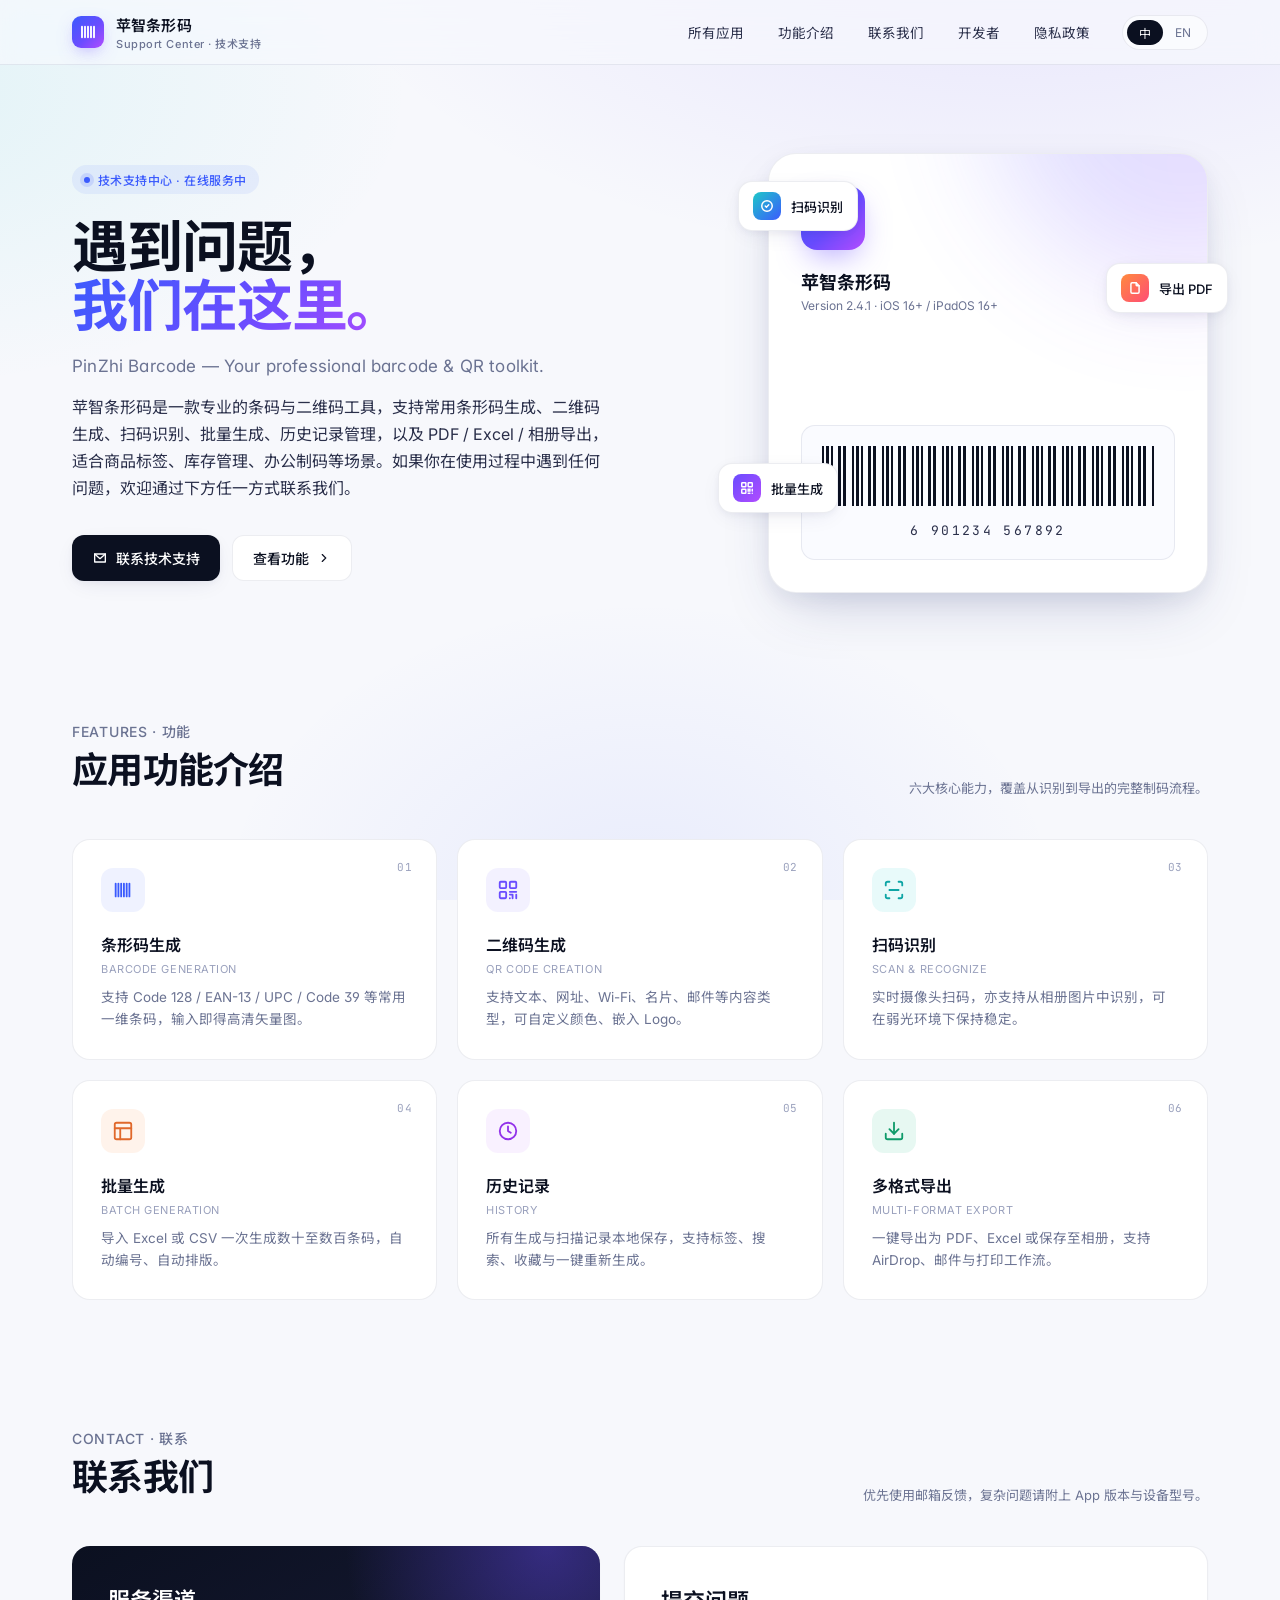
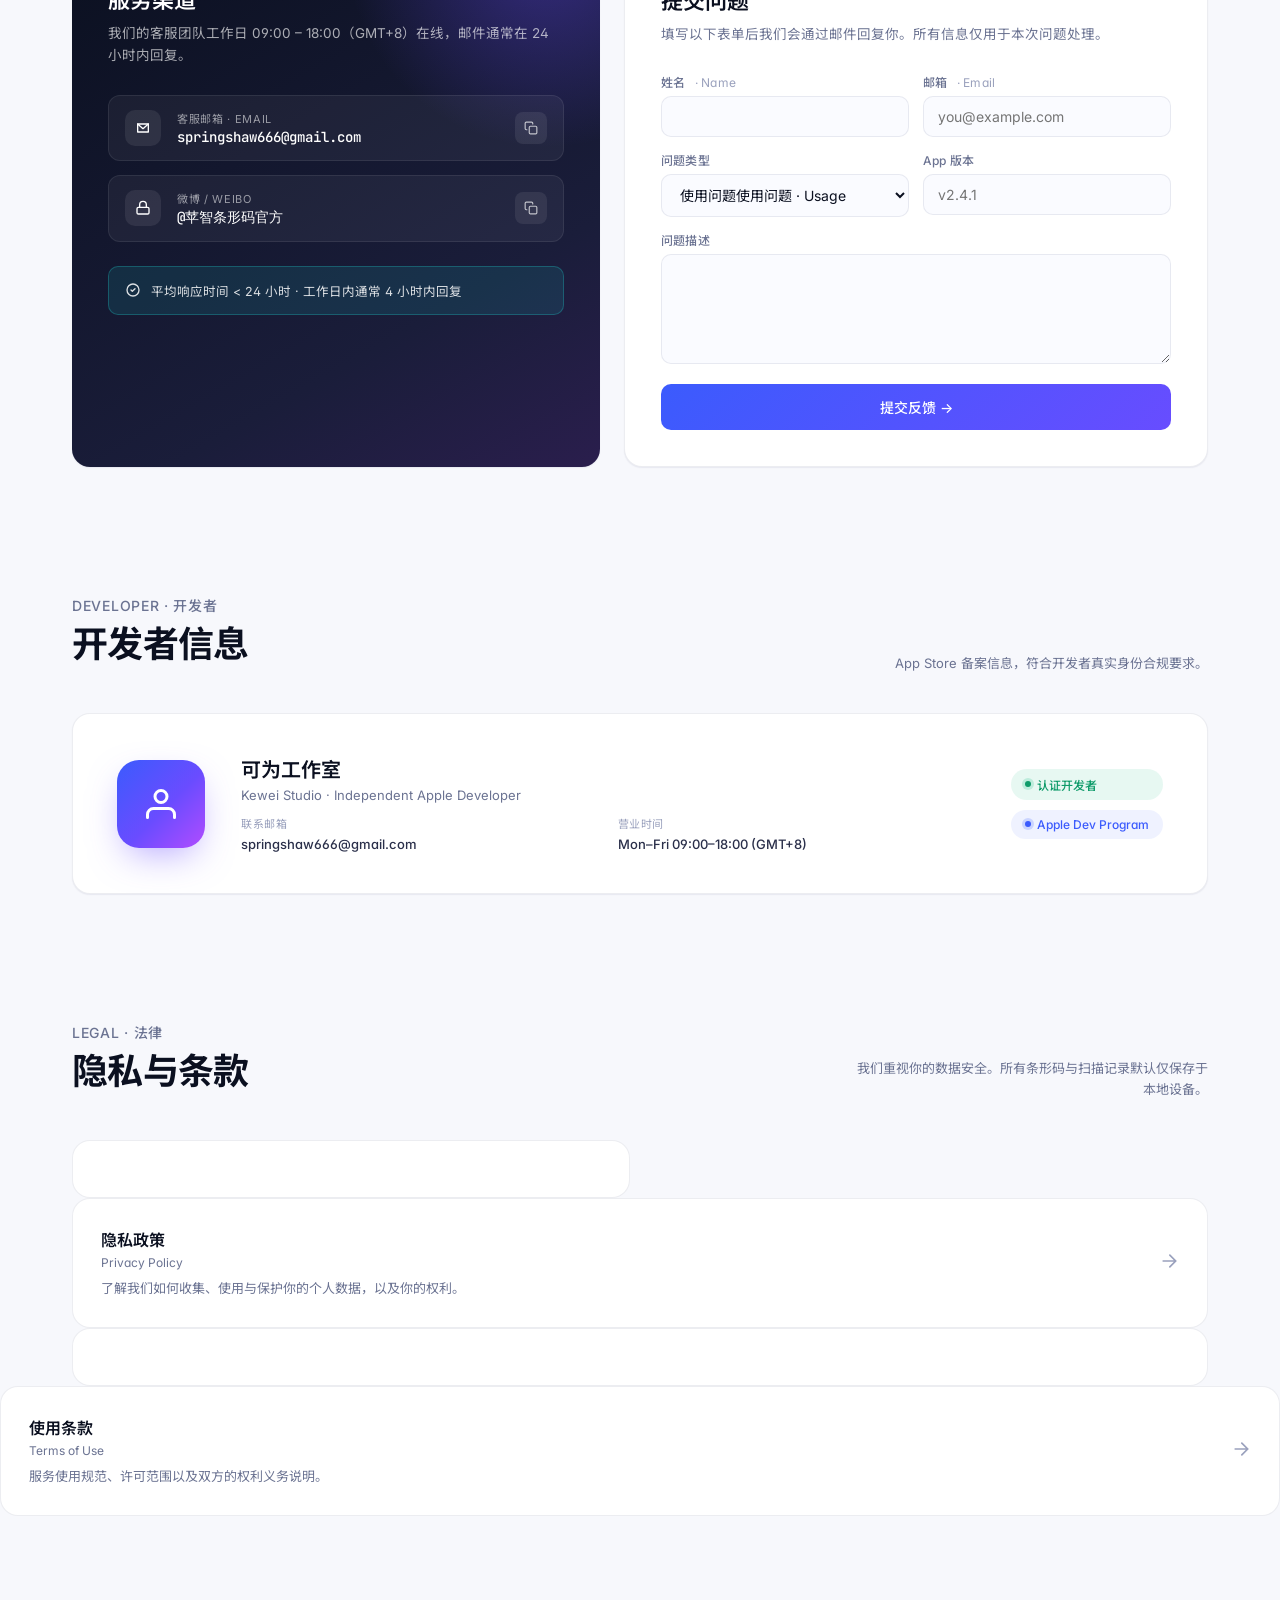
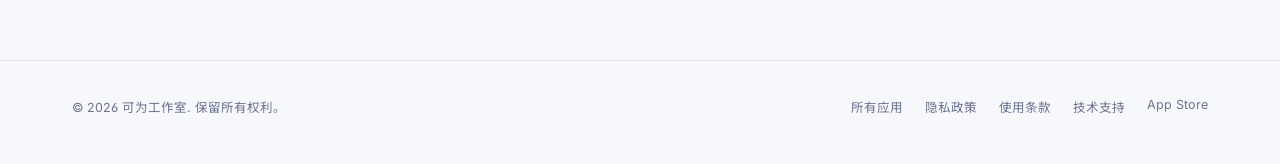
<file: pinzhi-barcode.html>
<!DOCTYPE html>
<html lang="zh-CN">
<head>
<meta charset="UTF-8" />
<meta name="viewport" content="width=device-width, initial-scale=1.0" />
<title>苹智条形码 · 技术支持 / PinZhi Barcode · Support</title>
<link rel="preconnect" href="https://fonts.googleapis.com" />
<link rel="preconnect" href="https://fonts.gstatic.com" crossorigin />
<link href="https://fonts.googleapis.com/css2?family=Inter:wght@400;500;600;700&family=Noto+Sans+SC:wght@400;500;600;700&family=JetBrains+Mono:wght@400;500&display=swap" rel="stylesheet" />
<style>
  :root {
    --bg: #f7f8fc;
    --bg-soft: #eef1fb;
    --ink: #0b1020;
    --ink-2: #2a2f4a;
    --muted: #6b7392;
    --muted-2: #9aa1bd;
    --line: rgba(20, 30, 80, 0.08);
    --line-2: rgba(20, 30, 80, 0.04);
    --card: #ffffff;
    --brand: #3b5bfd;
    --brand-2: #6a4cff;
    --brand-3: #1ec8c8;
    --accent-grad: linear-gradient(135deg, #3b5bfd 0%, #6a4cff 55%, #b14cff 100%);
    --soft-grad: radial-gradient(1200px 600px at 80% -10%, rgba(106, 76, 255, 0.12), transparent 60%),
                 radial-gradient(900px 500px at -10% 10%, rgba(30, 200, 200, 0.10), transparent 60%),
                 radial-gradient(700px 500px at 50% 100%, rgba(59, 91, 253, 0.08), transparent 60%);
    --shadow-sm: 0 1px 2px rgba(20, 30, 80, 0.04), 0 1px 1px rgba(20, 30, 80, 0.03);
    --shadow-md: 0 6px 24px -8px rgba(30, 40, 100, 0.12), 0 2px 6px rgba(20, 30, 80, 0.04);
    --shadow-lg: 0 24px 60px -20px rgba(40, 50, 120, 0.25), 0 8px 20px rgba(20, 30, 80, 0.06);
    --radius: 18px;
    --radius-sm: 12px;
  }
  * { box-sizing: border-box; }
  html, body {
    margin: 0; padding: 0;
    background: var(--bg);
    color: var(--ink);
    font-family: "Inter", "Noto Sans SC", -apple-system, BlinkMacSystemFont, "PingFang SC", "Microsoft YaHei", sans-serif;
    font-feature-settings: "ss01", "cv11";
    -webkit-font-smoothing: antialiased;
    text-rendering: optimizeLegibility;
  }
  body {
    background: var(--bg);
    background-image: var(--soft-grad);
    background-attachment: fixed;
    min-height: 100vh;
  }
  .container { max-width: 1200px; margin: 0 auto; padding: 0 32px; }
  a { color: inherit; text-decoration: none; }
  .mono { font-family: "JetBrains Mono", ui-monospace, Menlo, monospace; }

  /* ---------- Nav ---------- */
  .nav {
    position: sticky; top: 0; z-index: 50;
    backdrop-filter: saturate(180%) blur(14px);
    -webkit-backdrop-filter: saturate(180%) blur(14px);
    background: rgba(247, 248, 252, 0.72);
    border-bottom: 1px solid var(--line);
  }
  .nav-inner {
    display: flex; align-items: center; justify-content: space-between;
    height: 64px;
  }
  .brand {
    display: flex; align-items: center; gap: 12px;
    font-weight: 600;
  }
  .brand-logo {
    width: 32px; height: 32px; border-radius: 9px;
    background: var(--accent-grad);
    display: grid; place-items: center;
    color: white;
    box-shadow: 0 6px 18px -6px rgba(106, 76, 255, 0.55);
  }
  .brand-name { font-size: 15px; letter-spacing: 0.01em; }
  .brand-name small { display: block; font-size: 11px; color: var(--muted); font-weight: 500; letter-spacing: 0.05em; }
  .nav-links { display: flex; align-items: center; gap: 6px; }
  .nav-links a {
    padding: 8px 14px; border-radius: 8px;
    font-size: 13.5px; color: var(--ink-2);
    transition: background 0.15s;
  }
  .nav-links a:hover { background: rgba(20, 30, 80, 0.05); }
  .lang-toggle {
    display: inline-flex; align-items: center;
    padding: 4px; border: 1px solid var(--line);
    border-radius: 999px; background: rgba(255, 255, 255, 0.6);
    margin-left: 12px;
  }
  .lang-toggle button {
    border: none; background: transparent;
    padding: 4px 12px; font-size: 12px;
    font-family: inherit; cursor: pointer;
    border-radius: 999px; color: var(--muted);
    transition: all 0.18s;
  }
  .lang-toggle button.active {
    background: var(--ink); color: white;
  }

  /* ---------- Hero ---------- */
  .hero {
    padding: 88px 0 64px;
    position: relative;
  }
  .hero-grid {
    display: grid; grid-template-columns: 1.15fr 1fr;
    gap: 64px; align-items: center;
  }
  .eyebrow {
    display: inline-flex; align-items: center; gap: 8px;
    padding: 6px 12px; border-radius: 999px;
    background: rgba(59, 91, 253, 0.08);
    color: var(--brand);
    font-size: 12px; font-weight: 500; letter-spacing: 0.04em;
    margin-bottom: 24px;
  }
  .eyebrow .dot {
    width: 6px; height: 6px; border-radius: 50%;
    background: var(--brand);
    box-shadow: 0 0 0 4px rgba(59, 91, 253, 0.15);
  }
  h1.hero-title {
    font-size: 56px; line-height: 1.05;
    font-weight: 700; letter-spacing: -0.02em;
    margin: 0 0 20px;
  }
  h1.hero-title .grad {
    background: var(--accent-grad);
    -webkit-background-clip: text; background-clip: text;
    -webkit-text-fill-color: transparent;
  }
  .hero-sub-en {
    font-size: 17px; color: var(--muted);
    letter-spacing: 0.01em; margin: 0 0 18px;
    font-weight: 400;
  }
  .hero-desc {
    font-size: 16px; line-height: 1.7;
    color: var(--ink-2); max-width: 540px;
    margin: 0 0 32px;
    text-wrap: pretty;
  }
  .hero-actions { display: flex; gap: 12px; flex-wrap: wrap; }
  .btn {
    display: inline-flex; align-items: center; gap: 8px;
    padding: 12px 20px; border-radius: 12px;
    font-size: 14px; font-weight: 500;
    cursor: pointer; border: none;
    font-family: inherit;
    transition: transform 0.15s, box-shadow 0.15s, background 0.15s;
  }
  .btn-primary {
    background: var(--ink); color: white;
    box-shadow: var(--shadow-md);
  }
  .btn-primary:hover { transform: translateY(-1px); box-shadow: var(--shadow-lg); }
  .btn-secondary {
    background: white; color: var(--ink);
    border: 1px solid var(--line);
  }
  .btn-secondary:hover { background: rgba(20, 30, 80, 0.02); }

  /* App preview card */
  .app-preview {
    position: relative;
    aspect-ratio: 1 / 1;
    width: 100%;
    max-width: 440px;
    justify-self: end;
  }
  .app-card {
    position: absolute; inset: 0;
    background: white;
    border-radius: 28px;
    box-shadow: var(--shadow-lg);
    padding: 32px;
    display: flex; flex-direction: column;
    overflow: hidden;
    border: 1px solid var(--line);
  }
  .app-card::before {
    content: "";
    position: absolute; top: -60%; right: -40%;
    width: 90%; height: 90%;
    background: var(--accent-grad);
    border-radius: 50%;
    filter: blur(60px); opacity: 0.18;
    pointer-events: none;
  }
  .app-icon {
    width: 64px; height: 64px;
    border-radius: 16px;
    background: var(--accent-grad);
    display: grid; place-items: center;
    color: white;
    box-shadow: 0 12px 30px -8px rgba(106, 76, 255, 0.5);
    margin-bottom: 18px;
  }
  .app-card h3 { margin: 0 0 4px; font-size: 18px; }
  .app-card .ver { font-size: 12px; color: var(--muted); margin: 0 0 22px; }
  .barcode-preview {
    margin-top: auto;
    background: #fafbff;
    border: 1px solid var(--line);
    border-radius: 14px;
    padding: 20px;
    display: flex; flex-direction: column; gap: 16px;
  }
  .barcode-bars {
    height: 60px;
    background-image: repeating-linear-gradient(90deg,
      #0b1020 0 2px, transparent 2px 4px,
      #0b1020 4px 7px, transparent 7px 9px,
      #0b1020 9px 11px, transparent 11px 16px,
      #0b1020 16px 19px, transparent 19px 21px,
      #0b1020 21px 24px, transparent 24px 30px
    );
  }
  .barcode-num {
    font-size: 13px; letter-spacing: 0.18em;
    color: var(--ink-2); text-align: center;
  }
  .floating-chip {
    position: absolute;
    background: white;
    border: 1px solid var(--line);
    border-radius: 14px;
    padding: 10px 14px;
    box-shadow: var(--shadow-md);
    display: flex; align-items: center; gap: 10px;
    font-size: 13px; font-weight: 500;
  }
  .floating-chip .chip-icon {
    width: 28px; height: 28px; border-radius: 8px;
    display: grid; place-items: center;
    color: white;
  }
  .chip-1 { top: 28px; left: -30px; animation: float1 6s ease-in-out infinite; }
  .chip-1 .chip-icon { background: linear-gradient(135deg, #1ec8c8, #3b5bfd); }
  .chip-2 { bottom: 80px; left: -50px; animation: float2 7s ease-in-out infinite; }
  .chip-2 .chip-icon { background: linear-gradient(135deg, #6a4cff, #b14cff); }
  .chip-3 { top: 110px; right: -20px; animation: float3 8s ease-in-out infinite; }
  .chip-3 .chip-icon { background: linear-gradient(135deg, #ff8a3d, #ff4d76); }
  @keyframes float1 { 0%,100% { transform: translateY(0); } 50% { transform: translateY(-10px); } }
  @keyframes float2 { 0%,100% { transform: translateY(0); } 50% { transform: translateY(8px); } }
  @keyframes float3 { 0%,100% { transform: translateY(0); } 50% { transform: translateY(-6px); } }

  /* ---------- Section base ---------- */
  section { scroll-margin-top: 80px; }
  .section-head {
    display: flex; align-items: flex-end; justify-content: space-between;
    margin-bottom: 40px; gap: 24px;
  }
  .section-head .title-block h2 {
    font-size: 36px; letter-spacing: -0.02em;
    margin: 0 0 6px; font-weight: 700;
  }
  .section-head .title-block .en {
    font-size: 14px; color: var(--muted); font-weight: 500;
    letter-spacing: 0.05em; text-transform: uppercase;
  }
  .section-head .meta {
    font-size: 13px; color: var(--muted);
    max-width: 360px; text-align: right;
    line-height: 1.6;
  }
  .section { padding: 64px 0; }

  /* ---------- Features ---------- */
  .features-grid {
    display: grid;
    grid-template-columns: repeat(3, 1fr);
    gap: 20px;
  }
  .feature {
    background: var(--card);
    border: 1px solid var(--line);
    border-radius: var(--radius);
    padding: 28px;
    transition: transform 0.2s, box-shadow 0.2s, border-color 0.2s;
    position: relative; overflow: hidden;
  }
  .feature:hover {
    transform: translateY(-2px);
    box-shadow: var(--shadow-md);
    border-color: rgba(59, 91, 253, 0.2);
  }
  .feature .num {
    position: absolute; top: 20px; right: 24px;
    font-size: 11px; color: var(--muted-2);
    font-family: "JetBrains Mono", monospace;
    letter-spacing: 0.05em;
  }
  .feature .icon {
    width: 44px; height: 44px;
    border-radius: 12px;
    background: rgba(59, 91, 253, 0.08);
    color: var(--brand);
    display: grid; place-items: center;
    margin-bottom: 20px;
  }
  .feature:nth-child(2) .icon { background: rgba(106, 76, 255, 0.08); color: var(--brand-2); }
  .feature:nth-child(3) .icon { background: rgba(30, 200, 200, 0.10); color: #0ea5a5; }
  .feature:nth-child(4) .icon { background: rgba(255, 138, 61, 0.10); color: #e0682b; }
  .feature:nth-child(5) .icon { background: rgba(177, 76, 255, 0.08); color: #9333ea; }
  .feature:nth-child(6) .icon { background: rgba(20, 184, 130, 0.10); color: #0f9b6a; }

  .feature h4 { margin: 0 0 6px; font-size: 16px; font-weight: 600; }
  .feature .en-label { font-size: 11px; color: var(--muted-2); margin-bottom: 10px; letter-spacing: 0.05em; text-transform: uppercase; }
  .feature p { margin: 0; font-size: 13.5px; line-height: 1.65; color: var(--muted); }

  /* ---------- Contact ---------- */
  .contact-grid {
    display: grid;
    grid-template-columns: 1.1fr 1fr;
    gap: 24px;
  }
  .contact-card {
    background: var(--card);
    border: 1px solid var(--line);
    border-radius: var(--radius);
    padding: 36px;
    box-shadow: var(--shadow-sm);
  }
  .contact-card.dark {
    background: linear-gradient(150deg, #0b1020 0%, #1a1d3a 70%, #2a1e4d 100%);
    color: white;
    border: none;
    position: relative; overflow: hidden;
  }
  .contact-card.dark::before {
    content: "";
    position: absolute; top: -50%; right: -30%;
    width: 80%; height: 100%;
    background: radial-gradient(circle, rgba(106, 76, 255, 0.4), transparent 60%);
    pointer-events: none;
  }
  .contact-card.dark > * { position: relative; }
  .contact-card h3 {
    margin: 0 0 8px; font-size: 22px; font-weight: 600;
  }
  .contact-card .lead {
    font-size: 13.5px; line-height: 1.65;
    color: var(--muted); margin: 0 0 28px;
  }
  .contact-card.dark .lead { color: rgba(255,255,255,0.65); }

  .contact-list { display: flex; flex-direction: column; gap: 14px; }
  .contact-row {
    display: flex; align-items: center; gap: 16px;
    padding: 14px 16px;
    background: rgba(255,255,255,0.05);
    border: 1px solid rgba(255,255,255,0.08);
    border-radius: 12px;
    transition: background 0.18s;
  }
  .contact-row:hover { background: rgba(255,255,255,0.08); }
  .contact-row .ic {
    width: 36px; height: 36px; border-radius: 10px;
    background: rgba(255,255,255,0.08);
    display: grid; place-items: center;
    flex-shrink: 0;
  }
  .contact-row .label {
    font-size: 11px; color: rgba(255,255,255,0.55);
    letter-spacing: 0.06em; text-transform: uppercase;
    margin-bottom: 2px;
  }
  .contact-row .value {
    font-size: 14px; font-weight: 500;
    font-family: "JetBrains Mono", "Inter", monospace;
  }
  .contact-row .copy {
    margin-left: auto;
    background: rgba(255,255,255,0.08);
    border: none; color: rgba(255,255,255,0.7);
    width: 32px; height: 32px; border-radius: 8px;
    cursor: pointer; display: grid; place-items: center;
    transition: background 0.15s;
    font-family: inherit;
  }
  .contact-row .copy:hover { background: rgba(255,255,255,0.15); color: white; }

  .response-banner {
    margin-top: 24px;
    padding: 14px 16px;
    border-radius: 10px;
    background: rgba(30, 200, 200, 0.12);
    border: 1px solid rgba(30, 200, 200, 0.3);
    display: flex; align-items: center; gap: 10px;
    font-size: 12.5px;
    color: rgba(255,255,255,0.85);
  }

  /* Form */
  .form-grid { display: grid; gap: 14px; }
  .form-row { display: grid; grid-template-columns: 1fr 1fr; gap: 14px; }
  .field { display: flex; flex-direction: column; gap: 6px; }
  .field label {
    font-size: 12px; color: var(--muted);
    font-weight: 500; letter-spacing: 0.02em;
  }
  .field label .en { color: var(--muted-2); font-weight: 400; margin-left: 6px; }
  .field input, .field select, .field textarea {
    padding: 11px 14px;
    border: 1px solid var(--line);
    border-radius: 10px;
    font-size: 14px; font-family: inherit;
    background: #fafbff;
    color: var(--ink);
    transition: border-color 0.15s, background 0.15s;
  }
  .field input:focus, .field select:focus, .field textarea:focus {
    outline: none; border-color: var(--brand);
    background: white;
    box-shadow: 0 0 0 4px rgba(59, 91, 253, 0.1);
  }
  .field textarea { min-height: 110px; resize: vertical; }
  .form-submit {
    margin-top: 6px;
    width: 100%;
    padding: 13px;
    background: var(--accent-grad);
    background-size: 200% 100%;
    color: white;
    border: none;
    border-radius: 10px;
    font-size: 14px; font-weight: 500;
    font-family: inherit;
    cursor: pointer;
    transition: background-position 0.4s, transform 0.12s;
  }
  .form-submit:hover { background-position: 100% 0; transform: translateY(-1px); }

  /* ---------- Developer info ---------- */
  .dev-card {
    background: var(--card);
    border: 1px solid var(--line);
    border-radius: var(--radius);
    padding: 40px 44px;
    display: grid;
    grid-template-columns: auto 1fr auto;
    gap: 36px;
    align-items: center;
    box-shadow: var(--shadow-sm);
  }
  .dev-badge {
    width: 88px; height: 88px;
    border-radius: 22px;
    background: var(--accent-grad);
    display: grid; place-items: center;
    color: white;
    box-shadow: 0 14px 36px -10px rgba(106, 76, 255, 0.5);
  }
  .dev-info h3 { margin: 0 0 4px; font-size: 20px; font-weight: 600; }
  .dev-info .dev-en { color: var(--muted); font-size: 13px; margin: 0 0 14px; }
  .dev-meta {
    display: grid;
    grid-template-columns: repeat(2, auto);
    gap: 10px 32px;
    font-size: 13px;
    color: var(--ink-2);
  }
  .dev-meta .key { color: var(--muted-2); font-size: 11px; letter-spacing: 0.05em; text-transform: uppercase; }
  .dev-meta .val { font-weight: 500; margin-top: 2px; }
  .dev-meta div { line-height: 1.4; }
  .dev-cta {
    display: flex; flex-direction: column; gap: 10px;
  }
  .pill {
    display: inline-flex; align-items: center; gap: 6px;
    padding: 7px 14px; border-radius: 999px;
    font-size: 12px;
    background: rgba(20, 184, 130, 0.10);
    color: #0f9b6a;
    font-weight: 500;
  }
  .pill .dot {
    width: 6px; height: 6px; border-radius: 50%;
    background: #0f9b6a;
    box-shadow: 0 0 0 3px rgba(20, 184, 130, 0.2);
  }

  /* ---------- Legal ---------- */
  .legal-grid {
    display: grid;
    grid-template-columns: repeat(2, 1fr);
    gap: 20px;
  }
  .legal-card {
    background: var(--card);
    border: 1px solid var(--line);
    border-radius: var(--radius);
    padding: 28px;
    display: flex; align-items: center; gap: 20px;
    transition: transform 0.2s, box-shadow 0.2s;
    cursor: pointer;
  }
  .legal-card:hover {
    transform: translateY(-2px);
    box-shadow: var(--shadow-md);
  }
  .legal-card .icon {
    width: 52px; height: 52px; border-radius: 14px;
    background: rgba(59, 91, 253, 0.08);
    color: var(--brand);
    display: grid; place-items: center; flex-shrink: 0;
  }
  .legal-card:nth-child(2) .icon { background: rgba(106, 76, 255, 0.08); color: var(--brand-2); }
  .legal-card .text-block { flex: 1; }
  .legal-card h4 { margin: 0 0 4px; font-size: 16px; font-weight: 600; }
  .legal-card .en { font-size: 12px; color: var(--muted); margin: 0 0 8px; }
  .legal-card p { margin: 0; font-size: 13px; color: var(--muted); line-height: 1.6; }
  .legal-card .arrow {
    color: var(--muted-2);
    transition: transform 0.2s, color 0.2s;
  }
  .legal-card:hover .arrow { transform: translateX(4px); color: var(--brand); }

  /* ---------- Footer ---------- */
  footer {
    margin-top: 80px;
    padding: 36px 0 48px;
    border-top: 1px solid var(--line);
  }
  .footer-inner {
    display: flex; justify-content: space-between; align-items: center;
    font-size: 12.5px; color: var(--muted);
    gap: 20px; flex-wrap: wrap;
  }
  .footer-links { display: flex; gap: 22px; }
  .footer-links a:hover { color: var(--ink); }

  /* ---------- EN/CN toggle ---------- */
  html[data-lang="en"] .cn { display: none; }
  html[data-lang="zh"] .en-only { display: none; }
  html[data-lang="en"] .en-toggle-show { display: inline; }

  /* Toast */
  .toast {
    position: fixed; bottom: 32px; left: 50%;
    transform: translateX(-50%) translateY(20px);
    background: var(--ink); color: white;
    padding: 12px 20px; border-radius: 10px;
    font-size: 13px; opacity: 0;
    pointer-events: none;
    transition: opacity 0.25s, transform 0.25s;
    box-shadow: var(--shadow-lg);
    z-index: 100;
  }
  .toast.show {
    opacity: 1;
    transform: translateX(-50%) translateY(0);
  }
</style>
</head>
<body>

<!-- ============== NAV ============== -->
<header class="nav">
  <div class="container nav-inner">
    <a class="brand" href="index.html" style="color:inherit;text-decoration:none;">
      <div class="brand-logo">
        <!-- barcode mark -->
        <svg width="18" height="18" viewBox="0 0 24 24" fill="none" stroke="currentColor" stroke-width="2.5" stroke-linecap="round">
          <path d="M4 5v14M8 5v14M12 5v14M16 5v14M20 5v14"/>
        </svg>
      </div>
      <div class="brand-name">
        <span class="cn">苹智条形码</span><span class="en-only">PinZhi Barcode</span>
        <small>Support Center · 技术支持</small>
      </div>
    </a>
    <nav class="nav-links">
      <a href="index.html"><span class="cn">所有应用</span><span class="en-only">All Apps</span></a>
      <a href="#features"><span class="cn">功能介绍</span><span class="en-only">Features</span></a>
      <a href="#contact"><span class="cn">联系我们</span><span class="en-only">Contact</span></a>
      <a href="#developer"><span class="cn">开发者</span><span class="en-only">Developer</span></a>
      <a href="privacy.html"><span class="cn">隐私政策</span><span class="en-only">Privacy</span></a>
      <div class="lang-toggle" role="tablist">
        <button data-lang="zh" class="active">中</button>
        <button data-lang="en">EN</button>
      </div>
    </nav>
  </div>
</header>

<!-- ============== HERO ============== -->
<section class="hero">
  <div class="container hero-grid">
    <div>
      <div class="eyebrow">
        <span class="dot"></span>
        <span class="cn">技术支持中心 · 在线服务中</span>
        <span class="en-only">Support Center · Online</span>
      </div>
      <h1 class="hero-title">
        <span class="cn">遇到问题，<br/><span class="grad">我们在这里。</span></span>
        <span class="en-only">Need help?<br/><span class="grad">We've got you.</span></span>
      </h1>
      <p class="hero-sub-en">
        <span class="cn">PinZhi Barcode — Your professional barcode &amp; QR toolkit.</span>
        <span class="en-only">苹智条形码 — 你的专业条码 &amp; 二维码工具箱。</span>
      </p>
      <p class="hero-desc">
        <span class="cn">苹智条形码是一款专业的条码与二维码工具，支持常用条形码生成、二维码生成、扫码识别、批量生成、历史记录管理，以及 PDF / Excel / 相册导出，适合商品标签、库存管理、办公制码等场景。如果你在使用过程中遇到任何问题，欢迎通过下方任一方式联系我们。</span>
        <span class="en-only">PinZhi Barcode is a professional barcode and QR code toolkit. It supports common barcode generation, QR code creation, scanning &amp; recognition, batch generation, history management, and export to PDF / Excel / Photo Library — perfect for product labels, inventory management, and office workflows. Reach out anytime via the channels below.</span>
      </p>
      <div class="hero-actions">
        <a class="btn btn-primary" href="#contact">
          <svg width="16" height="16" viewBox="0 0 24 24" fill="none" stroke="currentColor" stroke-width="2" stroke-linecap="round" stroke-linejoin="round"><path d="M4 6h16v12H4z"/><path d="m4 6 8 7 8-7"/></svg>
          <span class="cn">联系技术支持</span><span class="en-only">Contact Support</span>
        </a>
        <a class="btn btn-secondary" href="#features">
          <span class="cn">查看功能</span><span class="en-only">View Features</span>
          <svg width="14" height="14" viewBox="0 0 24 24" fill="none" stroke="currentColor" stroke-width="2" stroke-linecap="round"><path d="m9 6 6 6-6 6"/></svg>
        </a>
      </div>
    </div>

    <div class="app-preview">
      <div class="app-card">
        <div class="app-icon">
          <svg width="32" height="32" viewBox="0 0 24 24" fill="none" stroke="currentColor" stroke-width="2.2" stroke-linecap="round">
            <path d="M4 5v14M7.5 5v14M11 5v14M14.5 5v14M18 5v14M20.5 5v14"/>
          </svg>
        </div>
        <h3><span class="cn">苹智条形码</span><span class="en-only">PinZhi Barcode</span></h3>
        <p class="ver">Version 2.4.1 · iOS 16+ / iPadOS 16+</p>
        <div class="barcode-preview">
          <div class="barcode-bars"></div>
          <div class="barcode-num mono">6 901234 567892</div>
        </div>
      </div>
      <div class="floating-chip chip-1">
        <div class="chip-icon">
          <svg width="14" height="14" viewBox="0 0 24 24" fill="none" stroke="currentColor" stroke-width="2.5" stroke-linecap="round"><path d="m9 12 2 2 4-4"/><circle cx="12" cy="12" r="9"/></svg>
        </div>
        <span class="cn">扫码识别</span><span class="en-only">Scan</span>
      </div>
      <div class="floating-chip chip-2">
        <div class="chip-icon">
          <svg width="14" height="14" viewBox="0 0 24 24" fill="none" stroke="currentColor" stroke-width="2.5" stroke-linecap="round"><rect x="3" y="3" width="7" height="7" rx="1"/><rect x="14" y="3" width="7" height="7" rx="1"/><rect x="3" y="14" width="7" height="7" rx="1"/><path d="M14 14h3v3h-3zM21 14v3M14 21h3M21 21v.01"/></svg>
        </div>
        <span class="cn">批量生成</span><span class="en-only">Batch</span>
      </div>
      <div class="floating-chip chip-3">
        <div class="chip-icon">
          <svg width="14" height="14" viewBox="0 0 24 24" fill="none" stroke="currentColor" stroke-width="2.5" stroke-linecap="round" stroke-linejoin="round"><path d="M14 3v4a1 1 0 0 0 1 1h4"/><path d="M17 21H7a2 2 0 0 1-2-2V5a2 2 0 0 1 2-2h7l5 5v11a2 2 0 0 1-2 2z"/></svg>
        </div>
        <span class="cn">导出 PDF</span><span class="en-only">Export</span>
      </div>
    </div>
  </div>
</section>

<!-- ============== FEATURES ============== -->
<section class="section" id="features">
  <div class="container">
    <div class="section-head">
      <div class="title-block">
        <div class="en"><span class="cn">FEATURES · 功能</span><span class="en-only">FEATURES</span></div>
        <h2><span class="cn">应用功能介绍</span><span class="en-only">What the app does</span></h2>
      </div>
      <div class="meta">
        <span class="cn">六大核心能力，覆盖从识别到导出的完整制码流程。</span>
        <span class="en-only">Six core capabilities covering the full barcode workflow — from scanning to export.</span>
      </div>
    </div>

    <div class="features-grid">
      <div class="feature">
        <span class="num">01</span>
        <div class="icon">
          <svg width="22" height="22" viewBox="0 0 24 24" fill="none" stroke="currentColor" stroke-width="2" stroke-linecap="round"><path d="M4 5v14M7 5v14M10 5v14M13 5v14M16 5v14M19 5v14"/></svg>
        </div>
        <h4><span class="cn">条形码生成</span><span class="en-only">Barcode Generation</span></h4>
        <div class="en-label cn">Barcode Generation</div>
        <p>
          <span class="cn">支持 Code 128 / EAN-13 / UPC / Code 39 等常用一维条码，输入即得高清矢量图。</span>
          <span class="en-only">Supports Code 128 / EAN-13 / UPC / Code 39 and more — vector output ready for print.</span>
        </p>
      </div>

      <div class="feature">
        <span class="num">02</span>
        <div class="icon">
          <svg width="22" height="22" viewBox="0 0 24 24" fill="none" stroke="currentColor" stroke-width="2" stroke-linecap="round" stroke-linejoin="round"><rect x="3" y="3" width="7" height="7" rx="1"/><rect x="14" y="3" width="7" height="7" rx="1"/><rect x="3" y="14" width="7" height="7" rx="1"/><path d="M14 14h3M14 17h3v4M17 14h4M21 17v4M14 21h.01M21 21h.01"/></svg>
        </div>
        <h4><span class="cn">二维码生成</span><span class="en-only">QR Code Creation</span></h4>
        <div class="en-label cn">QR Code Creation</div>
        <p>
          <span class="cn">支持文本、网址、Wi-Fi、名片、邮件等内容类型，可自定义颜色、嵌入 Logo。</span>
          <span class="en-only">Text, URL, Wi-Fi, vCard, email — customize colors and embed your own logo.</span>
        </p>
      </div>

      <div class="feature">
        <span class="num">03</span>
        <div class="icon">
          <svg width="22" height="22" viewBox="0 0 24 24" fill="none" stroke="currentColor" stroke-width="2" stroke-linecap="round" stroke-linejoin="round"><path d="M3 7V5a2 2 0 0 1 2-2h2M17 3h2a2 2 0 0 1 2 2v2M21 17v2a2 2 0 0 1-2 2h-2M7 21H5a2 2 0 0 1-2-2v-2M7 12h10"/></svg>
        </div>
        <h4><span class="cn">扫码识别</span><span class="en-only">Scan &amp; Recognize</span></h4>
        <div class="en-label cn">Scan &amp; Recognize</div>
        <p>
          <span class="cn">实时摄像头扫码，亦支持从相册图片中识别，可在弱光环境下保持稳定。</span>
          <span class="en-only">Real-time camera scanning or recognize from photo library — stable even in low light.</span>
        </p>
      </div>

      <div class="feature">
        <span class="num">04</span>
        <div class="icon">
          <svg width="22" height="22" viewBox="0 0 24 24" fill="none" stroke="currentColor" stroke-width="2" stroke-linecap="round" stroke-linejoin="round"><rect x="3" y="3" width="18" height="18" rx="2"/><path d="M3 9h18M9 21V9"/></svg>
        </div>
        <h4><span class="cn">批量生成</span><span class="en-only">Batch Generation</span></h4>
        <div class="en-label cn">Batch Generation</div>
        <p>
          <span class="cn">导入 Excel 或 CSV 一次生成数十至数百条码，自动编号、自动排版。</span>
          <span class="en-only">Import Excel/CSV to generate dozens or hundreds at once — auto-numbered and laid out.</span>
        </p>
      </div>

      <div class="feature">
        <span class="num">05</span>
        <div class="icon">
          <svg width="22" height="22" viewBox="0 0 24 24" fill="none" stroke="currentColor" stroke-width="2" stroke-linecap="round" stroke-linejoin="round"><circle cx="12" cy="12" r="9"/><path d="M12 7v5l3 2"/></svg>
        </div>
        <h4><span class="cn">历史记录</span><span class="en-only">History</span></h4>
        <div class="en-label cn">History</div>
        <p>
          <span class="cn">所有生成与扫描记录本地保存，支持标签、搜索、收藏与一键重新生成。</span>
          <span class="en-only">Generation &amp; scan history stored locally — search, tag, favorite, and regenerate in one tap.</span>
        </p>
      </div>

      <div class="feature">
        <span class="num">06</span>
        <div class="icon">
          <svg width="22" height="22" viewBox="0 0 24 24" fill="none" stroke="currentColor" stroke-width="2" stroke-linecap="round" stroke-linejoin="round"><path d="M21 15v4a2 2 0 0 1-2 2H5a2 2 0 0 1-2-2v-4"/><path d="M7 10l5 5 5-5"/><path d="M12 15V3"/></svg>
        </div>
        <h4><span class="cn">多格式导出</span><span class="en-only">Multi-format Export</span></h4>
        <div class="en-label cn">Multi-format Export</div>
        <p>
          <span class="cn">一键导出为 PDF、Excel 或保存至相册，支持 AirDrop、邮件与打印工作流。</span>
          <span class="en-only">Export to PDF, Excel, or Photos in one tap — works with AirDrop, Mail, and print workflows.</span>
        </p>
      </div>
    </div>
  </div>
</section>

<!-- ============== CONTACT ============== -->
<section class="section" id="contact">
  <div class="container">
    <div class="section-head">
      <div class="title-block">
        <div class="en"><span class="cn">CONTACT · 联系</span><span class="en-only">CONTACT</span></div>
        <h2><span class="cn">联系我们</span><span class="en-only">Get in touch</span></h2>
      </div>
      <div class="meta">
        <span class="cn">优先使用邮箱反馈，复杂问题请附上 App 版本与设备型号。</span>
        <span class="en-only">Email is the fastest. Please include your app version &amp; device model for technical issues.</span>
      </div>
    </div>

    <div class="contact-grid">
      <!-- Channels (dark) -->
      <div class="contact-card dark">
        <h3><span class="cn">服务渠道</span><span class="en-only">Channels</span></h3>
        <p class="lead">
          <span class="cn">我们的客服团队工作日 09:00 – 18:00（GMT+8）在线，邮件通常在 24 小时内回复。</span>
          <span class="en-only">Our team is online Mon–Fri 09:00 – 18:00 GMT+8. Emails are typically answered within 24 hours.</span>
        </p>

        <div class="contact-list">
          <div class="contact-row">
            <div class="ic">
              <svg width="16" height="16" viewBox="0 0 24 24" fill="none" stroke="currentColor" stroke-width="2" stroke-linecap="round" stroke-linejoin="round"><path d="M4 6h16v12H4z"/><path d="m4 6 8 7 8-7"/></svg>
            </div>
            <div>
              <div class="label"><span class="cn">客服邮箱 · Email</span><span class="en-only">Support Email</span></div>
              <div class="value">springshaw666@gmail.com</div>
            </div>
            <button class="copy" data-copy="springshaw666@gmail.com" title="Copy">
              <svg width="14" height="14" viewBox="0 0 24 24" fill="none" stroke="currentColor" stroke-width="2" stroke-linecap="round" stroke-linejoin="round"><rect x="9" y="9" width="13" height="13" rx="2"/><path d="M5 15H4a2 2 0 0 1-2-2V4a2 2 0 0 1 2-2h9a2 2 0 0 1 2 2v1"/></svg>
            </button>
          </div>

          <div class="contact-row">
            <div class="ic">
              <svg width="16" height="16" viewBox="0 0 24 24" fill="none" stroke="currentColor" stroke-width="2" stroke-linecap="round" stroke-linejoin="round"><rect x="3" y="11" width="18" height="10" rx="2"/><path d="M7 11V7a5 5 0 0 1 10 0v4"/></svg>
            </div>
            <div>
              <div class="label"><span class="cn">微博 / Weibo</span><span class="en-only">Weibo</span></div>
              <div class="value">@苹智条形码官方</div>
            </div>
            <button class="copy" data-copy="@苹智条形码官方" title="Copy">
              <svg width="14" height="14" viewBox="0 0 24 24" fill="none" stroke="currentColor" stroke-width="2" stroke-linecap="round" stroke-linejoin="round"><rect x="9" y="9" width="13" height="13" rx="2"/><path d="M5 15H4a2 2 0 0 1-2-2V4a2 2 0 0 1 2-2h9a2 2 0 0 1 2 2v1"/></svg>
            </button>
          </div>
        </div>

        <div class="response-banner">
          <svg width="16" height="16" viewBox="0 0 24 24" fill="none" stroke="currentColor" stroke-width="2" stroke-linecap="round" stroke-linejoin="round"><circle cx="12" cy="12" r="9"/><path d="m9 12 2 2 4-4"/></svg>
          <span class="cn">平均响应时间 &lt; 24 小时 · 工作日内通常 4 小时内回复</span>
          <span class="en-only">Average response &lt; 24h · Often within 4h on business days</span>
        </div>
      </div>

      <!-- Form -->
      <div class="contact-card">
        <h3><span class="cn">提交问题</span><span class="en-only">Submit a request</span></h3>
        <p class="lead">
          <span class="cn">填写以下表单后我们会通过邮件回复你。所有信息仅用于本次问题处理。</span>
          <span class="en-only">Fill in the form below and we'll reply by email. Information is used only to resolve your request.</span>
        </p>

        <form class="form-grid" onsubmit="event.preventDefault(); showToast(LANG==='zh' ? '✓ 已收到，我们会尽快回复' : '✓ Received — we\\'ll get back to you soon');">
          <div class="form-row">
            <div class="field">
              <label><span class="cn">姓名</span><span class="en-only">Name</span><span class="en cn"> · Name</span></label>
              <input type="text" placeholder="" required />
            </div>
            <div class="field">
              <label><span class="cn">邮箱</span><span class="en-only">Email</span><span class="en cn"> · Email</span></label>
              <input type="email" placeholder="you@example.com" required />
            </div>
          </div>
          <div class="form-row">
            <div class="field">
              <label><span class="cn">问题类型</span><span class="en-only">Category</span></label>
              <select>
                <option><span class="cn">使用问题</span>使用问题 · Usage</option>
                <option>功能建议 · Feature</option>
                <option>故障报告 · Bug</option>
                <option>商务合作 · Business</option>
                <option>其他 · Other</option>
              </select>
            </div>
            <div class="field">
              <label><span class="cn">App 版本</span><span class="en-only">App Version</span></label>
              <input type="text" placeholder="v2.4.1" />
            </div>
          </div>
          <div class="field">
            <label><span class="cn">问题描述</span><span class="en-only">Describe your issue</span></label>
            <textarea placeholder=""></textarea>
          </div>
          <button type="submit" class="form-submit">
            <span class="cn">提交反馈 →</span><span class="en-only">Submit →</span>
          </button>
        </form>
      </div>
    </div>
  </div>
</section>

<!-- ============== DEVELOPER ============== -->
<section class="section" id="developer">
  <div class="container">
    <div class="section-head">
      <div class="title-block">
        <div class="en"><span class="cn">DEVELOPER · 开发者</span><span class="en-only">DEVELOPER</span></div>
        <h2><span class="cn">开发者信息</span><span class="en-only">About the developer</span></h2>
      </div>
      <div class="meta">
        <span class="cn">App Store 备案信息，符合开发者真实身份合规要求。</span>
        <span class="en-only">Registered developer information — App Store compliant.</span>
      </div>
    </div>

    <div class="dev-card">
      <div class="dev-badge">
        <svg width="36" height="36" viewBox="0 0 24 24" fill="none" stroke="currentColor" stroke-width="2" stroke-linecap="round" stroke-linejoin="round"><path d="M3 21v-2a4 4 0 0 1 4-4h10a4 4 0 0 1 4 4v2"/><circle cx="12" cy="7" r="4"/></svg>
      </div>
      <div class="dev-info">
        <h3><span class="cn">可为工作室</span><span class="en-only">Kewei Studio</span></h3>
        <p class="dev-en">
          <span class="cn">Kewei Studio · Independent Apple Developer</span>
          <span class="en-only">可为工作室 · 独立 Apple 开发者</span>
        </p>
        <div class="dev-meta">
          <div>
            <div class="key"><span class="cn">联系邮箱</span><span class="en-only">Email</span></div>
            <div class="val">springshaw666@gmail.com</div>
          </div>
          <div>
            <div class="key"><span class="cn">营业时间</span><span class="en-only">Hours</span></div>
            <div class="val">Mon–Fri 09:00–18:00 (GMT+8)</div>
          </div>
        </div>
      </div>
      <div class="dev-cta">
        <span class="pill">
          <span class="dot"></span>
          <span class="cn">认证开发者</span><span class="en-only">Verified</span>
        </span>
        <span class="pill" style="background:rgba(59,91,253,0.08); color:var(--brand);">
          <span class="dot" style="background:var(--brand); box-shadow:0 0 0 3px rgba(59,91,253,0.2);"></span>
          Apple Dev Program
        </span>
      </div>
    </div>
  </div>
</section>

<!-- ============== LEGAL ============== -->
<section class="section" id="legal">
  <div class="container">
    <div class="section-head">
      <div class="title-block">
        <div class="en"><span class="cn">LEGAL · 法律</span><span class="en-only">LEGAL</span></div>
        <h2><span class="cn">隐私与条款</span><span class="en-only">Privacy &amp; Terms</span></h2>
      </div>
      <div class="meta">
        <span class="cn">我们重视你的数据安全。所有条形码与扫描记录默认仅保存于本地设备。</span>
        <span class="en-only">We take your data seriously. All barcodes &amp; scan history are stored locally by default.</span>
      </div>
    </div>

    <div class="legal-grid">
      <a class="legal-card" href="privacy.html">
        </div>
        <div class="text-block">
          <h4><span class="cn">隐私政策</span><span class="en-only">Privacy Policy</span></h4>
          <div class="en"><span class="cn">Privacy Policy</span><span class="en-only">隐私政策</span></div>
          <p>
            <span class="cn">了解我们如何收集、使用与保护你的个人数据，以及你的权利。</span>
            <span class="en-only">How we collect, use, and protect your personal data — and your rights.</span>
          </p>
        </div>
        <div class="arrow">
          <svg width="20" height="20" viewBox="0 0 24 24" fill="none" stroke="currentColor" stroke-width="2" stroke-linecap="round"><path d="M5 12h14M13 5l7 7-7 7"/></svg>
        </div>
      </a>

      <a class="legal-card" href="terms.html"><path d="M17 21H7a2 2 0 0 1-2-2V5a2 2 0 0 1 2-2h7l5 5v11a2 2 0 0 1-2 2z"/><path d="M9 13h6M9 17h6"/></svg>
        </div>
        <div class="text-block">
          <h4><span class="cn">使用条款</span><span class="en-only">Terms of Use</span></h4>
          <div class="en"><span class="cn">Terms of Use</span><span class="en-only">使用条款</span></div>
          <p>
            <span class="cn">服务使用规范、许可范围以及双方的权利义务说明。</span>
            <span class="en-only">Service usage rules, license scope, and the rights and obligations of both parties.</span>
          </p>
        </div>
        <div class="arrow">
          <svg width="20" height="20" viewBox="0 0 24 24" fill="none" stroke="currentColor" stroke-width="2" stroke-linecap="round"><path d="M5 12h14M13 5l7 7-7 7"/></svg>
        </div>
      </a>
    </div>
  </div>
</section>

<!-- ============== FOOTER ============== -->
<footer>
  <div class="container footer-inner">
    <div>
      © 2026 <span class="cn">可为工作室</span><span class="en-only">Kewei Studio</span>.
      <span class="cn">保留所有权利。</span><span class="en-only">All rights reserved.</span>
    </div>
    <div class="footer-links">
      <a href="index.html"><span class="cn">所有应用</span><span class="en-only">All Apps</span></a>
      <a href="privacy.html"><span class="cn">隐私政策</span><span class="en-only">Privacy</span></a>
      <a href="terms.html"><span class="cn">使用条款</span><span class="en-only">Terms</span></a>
      <a href="support.html"><span class="cn">技术支持</span><span class="en-only">Support</span></a>
      <a href="https://apps.apple.com" target="_blank">App Store</a>
    </div>
  </div>
</footer>

<div class="toast" id="toast"></div>

<script>
  // Shared language state — synced across all pages via localStorage
  let LANG = (function(){
    try { return localStorage.getItem('kewei-lang') || 'zh'; } catch(e) { return 'zh'; }
  })();
  document.documentElement.setAttribute('data-lang', LANG);
  document.querySelectorAll('.lang-toggle button').forEach(b => b.classList.toggle('active', b.dataset.lang === LANG));
  document.querySelectorAll('.lang-toggle button').forEach(btn => {
    btn.addEventListener('click', () => {
      LANG = btn.dataset.lang;
      document.documentElement.setAttribute('data-lang', LANG);
      try { localStorage.setItem('kewei-lang', LANG); } catch(e) {}
      document.querySelectorAll('.lang-toggle button').forEach(b => b.classList.toggle('active', b === btn));
    });
  });
  window.addEventListener('storage', e => {
    if (e.key === 'kewei-lang' && e.newValue && e.newValue !== LANG) {
      LANG = e.newValue;
      document.documentElement.setAttribute('data-lang', LANG);
      document.querySelectorAll('.lang-toggle button').forEach(b => b.classList.toggle('active', b.dataset.lang === LANG));
    }
  });

  // Copy buttons
  document.querySelectorAll('.copy').forEach(btn => {
    btn.addEventListener('click', async () => {
      const text = btn.dataset.copy;
      try {
        await navigator.clipboard.writeText(text);
        showToast(LANG === 'zh' ? '✓ 已复制到剪贴板' : '✓ Copied to clipboard');
      } catch {
        showToast(text);
      }
    });
  });

  function showToast(msg) {
    const t = document.getElementById('toast');
    t.textContent = msg;
    t.classList.add('show');
    clearTimeout(window.__toastTm);
    window.__toastTm = setTimeout(() => t.classList.remove('show'), 2200);
  }

  // Smooth scroll for in-page links
  document.querySelectorAll('a[href^="#"]').forEach(a => {
    a.addEventListener('click', e => {
      const id = a.getAttribute('href');
      if (id.length > 1) {
        const el = document.querySelector(id);
        if (el) {
          e.preventDefault();
          window.scrollTo({ top: el.getBoundingClientRect().top + window.scrollY - 70, behavior: 'smooth' });
        }
      }
    });
  });
</script>

</body>
</html>
</file>
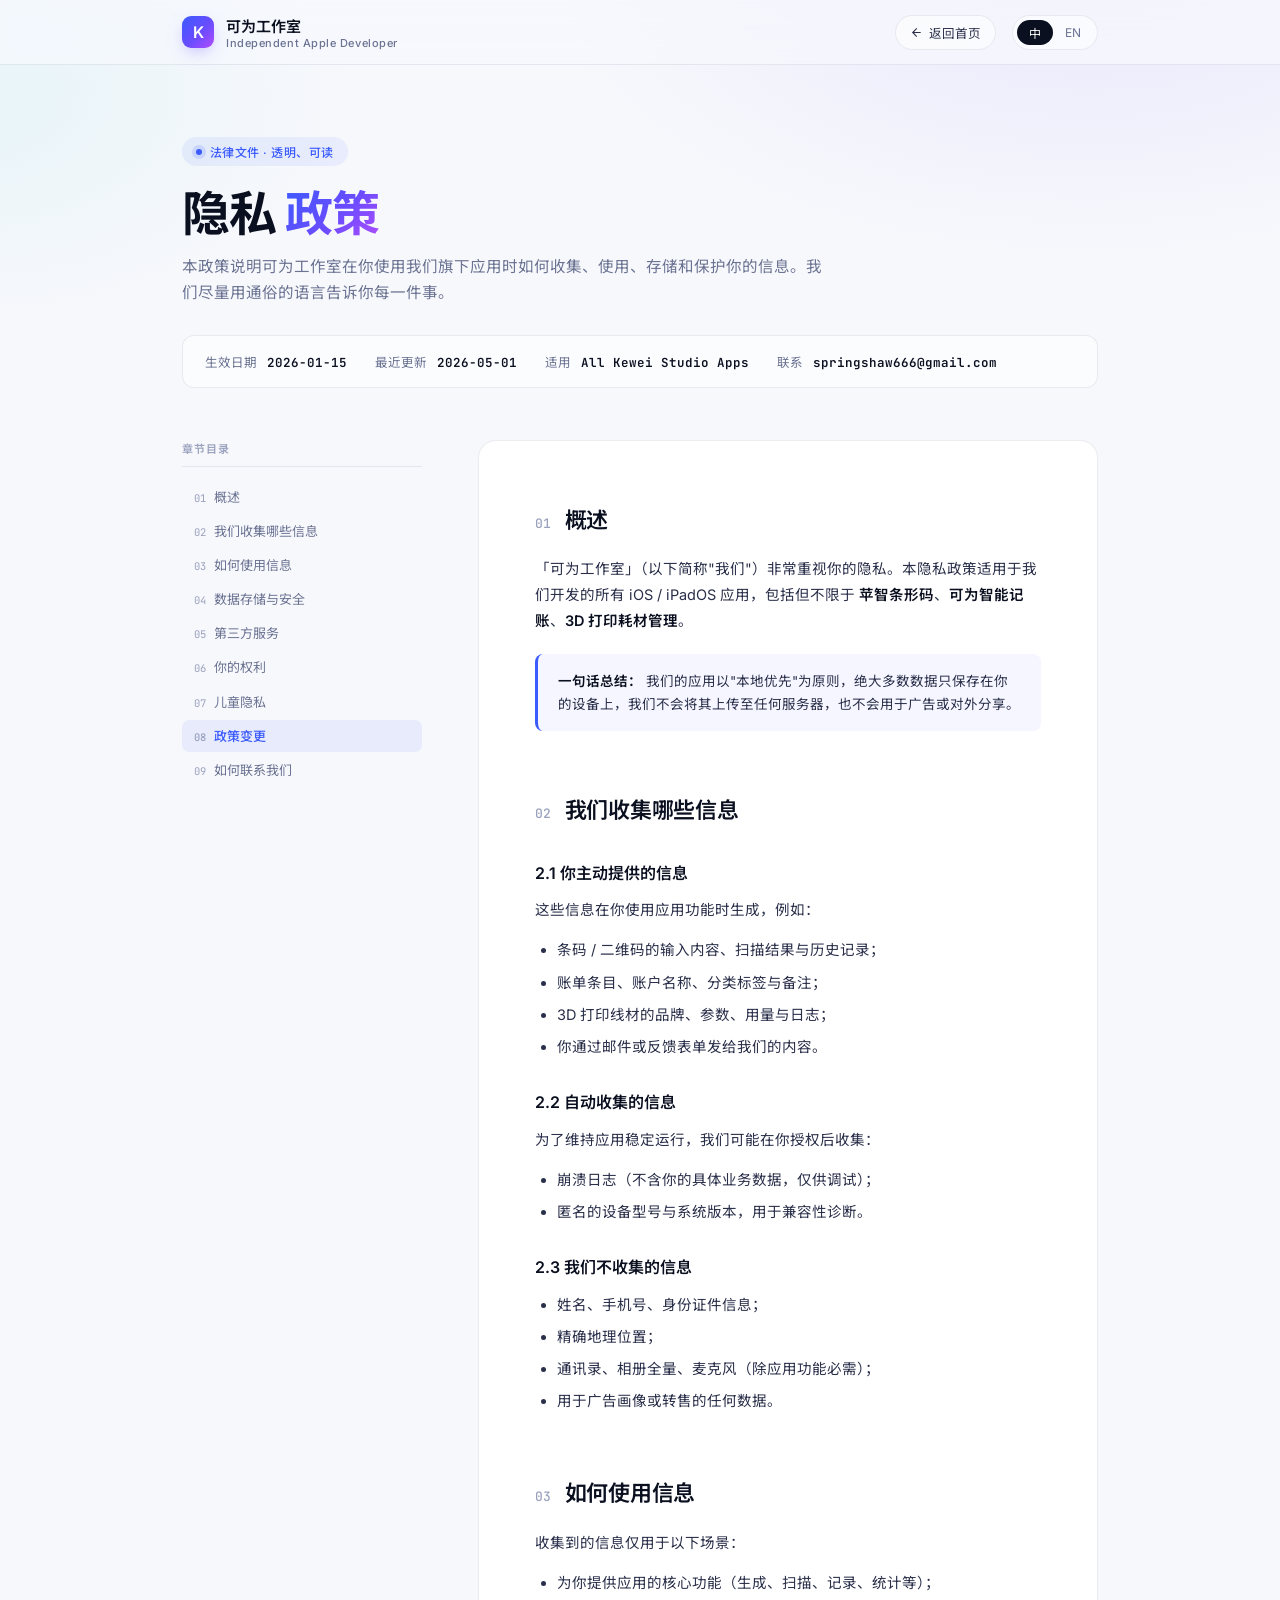
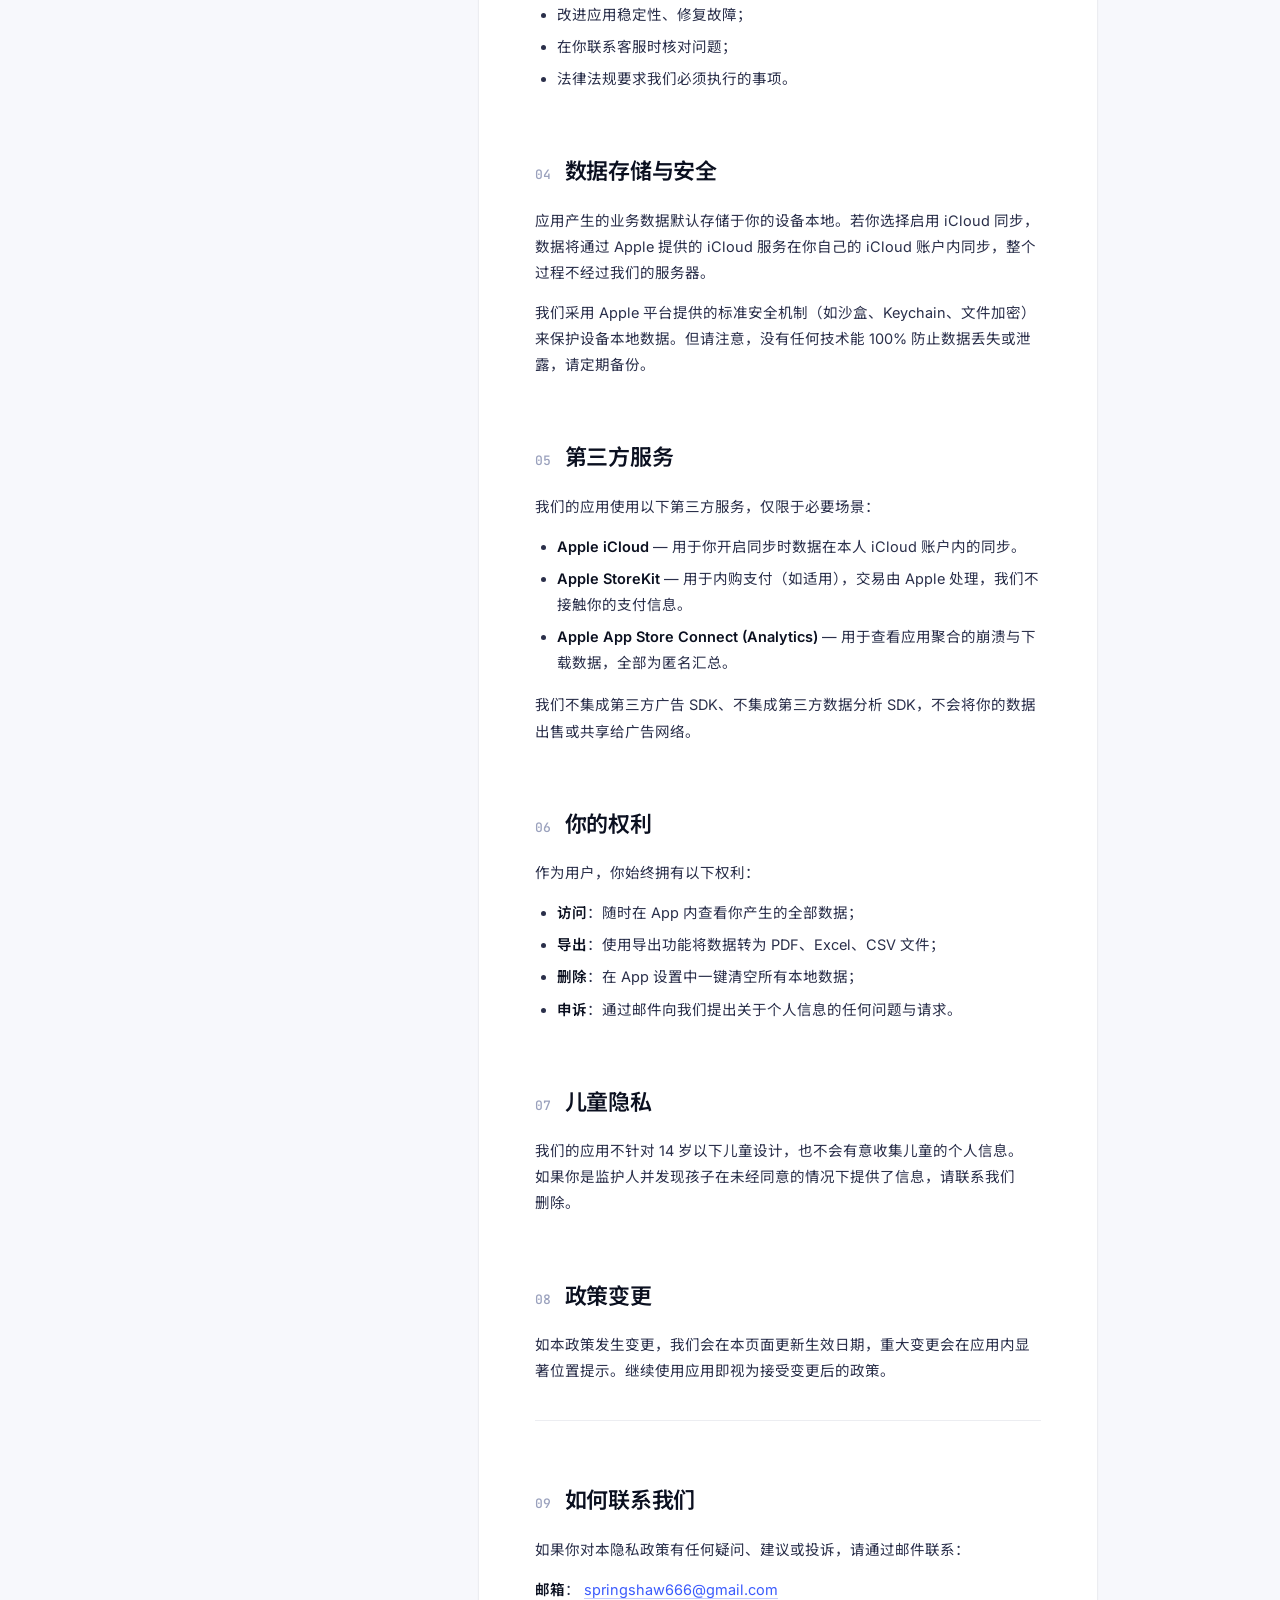
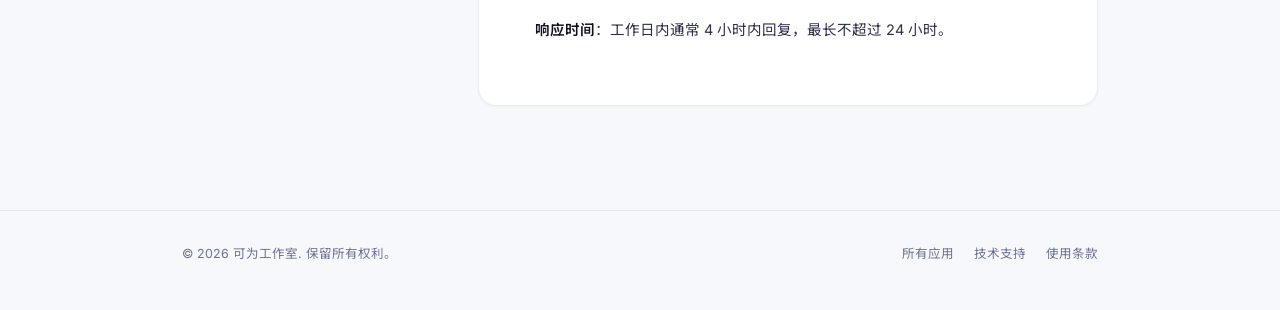
<file: privacy.html>
<!DOCTYPE html>
<html lang="zh-CN">
<head>
<meta charset="UTF-8" />
<meta name="viewport" content="width=device-width, initial-scale=1.0" />
<title>隐私政策 · Privacy Policy · Kewei Studio</title>
<link rel="preconnect" href="https://fonts.googleapis.com" />
<link rel="preconnect" href="https://fonts.gstatic.com" crossorigin />
<link href="https://fonts.googleapis.com/css2?family=Inter:wght@400;500;600;700&family=Noto+Sans+SC:wght@400;500;600;700&family=JetBrains+Mono:wght@400;500&display=swap" rel="stylesheet" />
<link rel="stylesheet" href="legal-shared.css" />
</head>
<body>

<!-- Nav -->
<header class="nav">
  <div class="container nav-inner">
    <a class="brand" href="index.html">
      <div class="brand-logo">K</div>
      <div class="brand-name">
        <span class="cn">可为工作室</span><span class="en-only">Kewei Studio</span>
        <small>Independent Apple Developer</small>
      </div>
    </a>
    <div class="nav-actions">
      <a class="back-link" href="index.html">
        <svg width="13" height="13" viewBox="0 0 24 24" fill="none" stroke="currentColor" stroke-width="2" stroke-linecap="round"><path d="M19 12H5M12 19l-7-7 7-7"/></svg>
        <span class="cn">返回首页</span><span class="en-only">Home</span>
      </a>
      <div class="lang-toggle">
        <button data-lang="zh" class="active">中</button>
        <button data-lang="en">EN</button>
      </div>
    </div>
  </div>
</header>

<!-- Page header -->
<header class="page-head">
  <div class="container">
    <div class="eyebrow privacy">
      <span class="dot"></span>
      <span class="cn">法律文件 · 透明、可读</span>
      <span class="en-only">Legal · Transparent &amp; readable</span>
    </div>
    <h1>
      <span class="cn">隐私 <span class="grad">政策</span></span>
      <span class="en-only">Privacy <span class="grad">Policy</span></span>
    </h1>
    <p class="sub">
      <span class="cn">本政策说明可为工作室在你使用我们旗下应用时如何收集、使用、存储和保护你的信息。我们尽量用通俗的语言告诉你每一件事。</span>
      <span class="en-only">This policy explains how Kewei Studio collects, uses, stores, and protects your information when you use our apps. We try to say everything in plain language.</span>
    </p>

    <div class="meta-row">
      <span><span class="cn">生效日期</span><span class="en-only">Effective</span> <strong>2026-01-15</strong></span>
      <span><span class="cn">最近更新</span><span class="en-only">Updated</span> <strong>2026-05-01</strong></span>
      <span><span class="cn">适用</span><span class="en-only">Applies to</span> <strong>All Kewei Studio Apps</strong></span>
      <span><span class="cn">联系</span><span class="en-only">Contact</span> <strong>springshaw666@gmail.com</strong></span>
    </div>
  </div>
</header>

<!-- Doc -->
<main class="container">
  <div class="doc-layout">
    <aside class="toc">
      <div class="toc-title"><span class="cn">章节目录</span><span class="en-only">Contents</span></div>
      <ol>
        <li><a href="#s1" class="active"><span class="cn">概述</span><span class="en-only">Overview</span></a></li>
        <li><a href="#s2"><span class="cn">我们收集哪些信息</span><span class="en-only">What we collect</span></a></li>
        <li><a href="#s3"><span class="cn">如何使用信息</span><span class="en-only">How we use it</span></a></li>
        <li><a href="#s4"><span class="cn">数据存储与安全</span><span class="en-only">Storage &amp; security</span></a></li>
        <li><a href="#s5"><span class="cn">第三方服务</span><span class="en-only">Third parties</span></a></li>
        <li><a href="#s6"><span class="cn">你的权利</span><span class="en-only">Your rights</span></a></li>
        <li><a href="#s7"><span class="cn">儿童隐私</span><span class="en-only">Children's privacy</span></a></li>
        <li><a href="#s8"><span class="cn">政策变更</span><span class="en-only">Changes</span></a></li>
        <li><a href="#s9"><span class="cn">如何联系我们</span><span class="en-only">Contact us</span></a></li>
      </ol>
    </aside>

    <article class="doc-content">

      <h2 id="s1"><span class="num">01</span><span class="cn">概述</span><span class="en-only">Overview</span></h2>
      <p>
        <span class="cn">「可为工作室」（以下简称"我们"）非常重视你的隐私。本隐私政策适用于我们开发的所有 iOS / iPadOS 应用，包括但不限于 <strong>苹智条形码</strong>、<strong>可为智能记账</strong>、<strong>3D 打印耗材管理</strong>。</span>
        <span class="en-only">"Kewei Studio" ("we") takes your privacy seriously. This Privacy Policy applies to all iOS/iPadOS apps we develop, including but not limited to <strong>PinZhi Barcode</strong>, <strong>Kewei Ledger</strong>, and <strong>FilaTrack</strong>.</span>
      </p>
      <div class="callout">
        <strong><span class="cn">一句话总结：</span><span class="en-only">In one sentence:</span></strong>
        <span class="cn"> 我们的应用以"本地优先"为原则，绝大多数数据只保存在你的设备上，我们不会将其上传至任何服务器，也不会用于广告或对外分享。</span>
        <span class="en-only"> Our apps are local-first. The vast majority of your data stays on your device, is never uploaded to any server, and is never used for ads or shared with anyone.</span>
      </div>

      <h2 id="s2"><span class="num">02</span><span class="cn">我们收集哪些信息</span><span class="en-only">What we collect</span></h2>

      <h3><span class="cn">2.1 你主动提供的信息</span><span class="en-only">2.1 Information you provide</span></h3>
      <p><span class="cn">这些信息在你使用应用功能时生成，例如：</span><span class="en-only">Information generated when you use app features, for example:</span></p>
      <ul>
        <li><span class="cn">条码 / 二维码的输入内容、扫描结果与历史记录；</span><span class="en-only">Barcode/QR input, scan results, and history;</span></li>
        <li><span class="cn">账单条目、账户名称、分类标签与备注；</span><span class="en-only">Transactions, account names, categories, and notes;</span></li>
        <li><span class="cn">3D 打印线材的品牌、参数、用量与日志；</span><span class="en-only">Filament brand, settings, usage, and logs;</span></li>
        <li><span class="cn">你通过邮件或反馈表单发给我们的内容。</span><span class="en-only">Anything you send us via email or feedback forms.</span></li>
      </ul>

      <h3><span class="cn">2.2 自动收集的信息</span><span class="en-only">2.2 Automatically collected</span></h3>
      <p><span class="cn">为了维持应用稳定运行，我们可能在你授权后收集：</span><span class="en-only">To keep apps stable, with your consent we may collect:</span></p>
      <ul>
        <li><span class="cn">崩溃日志（不含你的具体业务数据，仅供调试）；</span><span class="en-only">Crash logs (no business data, debug only);</span></li>
        <li><span class="cn">匿名的设备型号与系统版本，用于兼容性诊断。</span><span class="en-only">Anonymous device model &amp; OS version for compatibility diagnostics.</span></li>
      </ul>

      <h3><span class="cn">2.3 我们不收集的信息</span><span class="en-only">2.3 What we don't collect</span></h3>
      <ul>
        <li><span class="cn">姓名、手机号、身份证件信息；</span><span class="en-only">Name, phone number, ID information;</span></li>
        <li><span class="cn">精确地理位置；</span><span class="en-only">Precise location;</span></li>
        <li><span class="cn">通讯录、相册全量、麦克风（除应用功能必需）；</span><span class="en-only">Contacts, full photo library, microphone (except when required by the feature);</span></li>
        <li><span class="cn">用于广告画像或转售的任何数据。</span><span class="en-only">Any data used for ad profiling or resale.</span></li>
      </ul>

      <h2 id="s3"><span class="num">03</span><span class="cn">如何使用信息</span><span class="en-only">How we use information</span></h2>
      <p><span class="cn">收集到的信息仅用于以下场景：</span><span class="en-only">Collected information is used only for:</span></p>
      <ul>
        <li><span class="cn">为你提供应用的核心功能（生成、扫描、记录、统计等）；</span><span class="en-only">Providing the app's core functions (generate, scan, record, analyze);</span></li>
        <li><span class="cn">改进应用稳定性、修复故障；</span><span class="en-only">Improving stability and fixing bugs;</span></li>
        <li><span class="cn">在你联系客服时核对问题；</span><span class="en-only">Verifying your case when you contact support;</span></li>
        <li><span class="cn">法律法规要求我们必须执行的事项。</span><span class="en-only">Anything required by applicable law.</span></li>
      </ul>

      <h2 id="s4"><span class="num">04</span><span class="cn">数据存储与安全</span><span class="en-only">Storage &amp; security</span></h2>
      <p>
        <span class="cn">应用产生的业务数据默认存储于你的设备本地。若你选择启用 iCloud 同步，数据将通过 Apple 提供的 iCloud 服务在你自己的 iCloud 账户内同步，整个过程不经过我们的服务器。</span>
        <span class="en-only">App data is stored locally on your device by default. If you enable iCloud sync, data is synced within your own iCloud account via Apple's iCloud service — never through our servers.</span>
      </p>
      <p>
        <span class="cn">我们采用 Apple 平台提供的标准安全机制（如沙盒、Keychain、文件加密）来保护设备本地数据。但请注意，没有任何技术能 100% 防止数据丢失或泄露，请定期备份。</span>
        <span class="en-only">We rely on Apple's standard security mechanisms (sandboxing, Keychain, file encryption) to protect local data. No technology is 100% loss- or breach-proof — please keep backups.</span>
      </p>

      <h2 id="s5"><span class="num">05</span><span class="cn">第三方服务</span><span class="en-only">Third-party services</span></h2>
      <p><span class="cn">我们的应用使用以下第三方服务，仅限于必要场景：</span><span class="en-only">Our apps use the following third-party services only when necessary:</span></p>
      <ul>
        <li><strong>Apple iCloud</strong> — <span class="cn">用于你开启同步时数据在本人 iCloud 账户内的同步。</span><span class="en-only">Used when you enable sync — within your own iCloud account.</span></li>
        <li><strong>Apple StoreKit</strong> — <span class="cn">用于内购支付（如适用），交易由 Apple 处理，我们不接触你的支付信息。</span><span class="en-only">For in-app purchases (if applicable). Transactions are handled by Apple — we never see payment info.</span></li>
        <li><strong>Apple App Store Connect (Analytics)</strong> — <span class="cn">用于查看应用聚合的崩溃与下载数据，全部为匿名汇总。</span><span class="en-only">For aggregated crash/download metrics — anonymous &amp; aggregated.</span></li>
      </ul>
      <p><span class="cn">我们不集成第三方广告 SDK、不集成第三方数据分析 SDK，不会将你的数据出售或共享给广告网络。</span>
        <span class="en-only">We do not bundle third-party ad SDKs or third-party analytics SDKs, and we do not sell or share your data with ad networks.</span></p>

      <h2 id="s6"><span class="num">06</span><span class="cn">你的权利</span><span class="en-only">Your rights</span></h2>
      <p><span class="cn">作为用户，你始终拥有以下权利：</span><span class="en-only">You always have the right to:</span></p>
      <ul>
        <li><span class="cn"><strong>访问</strong>：随时在 App 内查看你产生的全部数据；</span><span class="en-only"><strong>Access</strong>: View all your data inside the app at any time;</span></li>
        <li><span class="cn"><strong>导出</strong>：使用导出功能将数据转为 PDF、Excel、CSV 文件；</span><span class="en-only"><strong>Export</strong>: Export your data to PDF, Excel, or CSV at any time;</span></li>
        <li><span class="cn"><strong>删除</strong>：在 App 设置中一键清空所有本地数据；</span><span class="en-only"><strong>Delete</strong>: Wipe all local data in one tap from app settings;</span></li>
        <li><span class="cn"><strong>申诉</strong>：通过邮件向我们提出关于个人信息的任何问题与请求。</span><span class="en-only"><strong>Appeal</strong>: Email us with any questions or requests about your personal information.</span></li>
      </ul>

      <h2 id="s7"><span class="num">07</span><span class="cn">儿童隐私</span><span class="en-only">Children's privacy</span></h2>
      <p>
        <span class="cn">我们的应用不针对 14 岁以下儿童设计，也不会有意收集儿童的个人信息。如果你是监护人并发现孩子在未经同意的情况下提供了信息，请联系我们删除。</span>
        <span class="en-only">Our apps are not designed for children under 14, and we do not knowingly collect personal information from children. If you are a guardian and discover that a child has provided info without consent, please contact us to have it removed.</span>
      </p>

      <h2 id="s8"><span class="num">08</span><span class="cn">政策变更</span><span class="en-only">Policy changes</span></h2>
      <p>
        <span class="cn">如本政策发生变更，我们会在本页面更新生效日期，重大变更会在应用内显著位置提示。继续使用应用即视为接受变更后的政策。</span>
        <span class="en-only">If this policy changes, we'll update the effective date on this page; major changes will be prominently notified in-app. Continued use of the app means you accept the updated policy.</span>
      </p>

      <div class="divider-rule"></div>

      <h2 id="s9"><span class="num">09</span><span class="cn">如何联系我们</span><span class="en-only">Contact us</span></h2>
      <p>
        <span class="cn">如果你对本隐私政策有任何疑问、建议或投诉，请通过邮件联系：</span>
        <span class="en-only">For any questions, suggestions, or complaints about this policy, please email:</span>
      </p>
      <p>
        <span class="cn"><strong>邮箱</strong>：</span><span class="en-only"><strong>Email</strong>: </span>
        <a class="link" href="mailto:springshaw666@gmail.com">springshaw666@gmail.com</a>
      </p>
      <p>
        <span class="cn"><strong>响应时间</strong>：工作日内通常 4 小时内回复，最长不超过 24 小时。</span>
        <span class="en-only"><strong>Response time</strong>: Typically within 4 hours on business days, up to 24 hours at most.</span>
      </p>
    </article>
  </div>
</main>

<!-- Footer -->
<footer>
  <div class="container footer-inner">
    <div>© 2026 <span class="cn">可为工作室</span><span class="en-only">Kewei Studio</span>. <span class="cn">保留所有权利。</span><span class="en-only">All rights reserved.</span></div>
    <div class="footer-links">
      <a href="index.html"><span class="cn">所有应用</span><span class="en-only">All Apps</span></a>
      <a href="support.html"><span class="cn">技术支持</span><span class="en-only">Support</span></a>
      <a href="terms.html"><span class="cn">使用条款</span><span class="en-only">Terms</span></a>
    </div>
  </div>
</footer>

<script>
  // Shared language state — synced across all pages via localStorage
  let LANG = (function(){
    try { return localStorage.getItem('kewei-lang') || 'zh'; } catch(e) { return 'zh'; }
  })();
  document.documentElement.setAttribute('data-lang', LANG);
  document.querySelectorAll('.lang-toggle button').forEach(b => b.classList.toggle('active', b.dataset.lang === LANG));
  document.querySelectorAll('.lang-toggle button').forEach(btn => {
    btn.addEventListener('click', e => {
      e.preventDefault();
      LANG = btn.dataset.lang;
      document.documentElement.setAttribute('data-lang', LANG);
      try { localStorage.setItem('kewei-lang', LANG); } catch(e) {}
      document.querySelectorAll('.lang-toggle button').forEach(b => b.classList.toggle('active', b === btn));
    });
  });
  // Listen for changes from other tabs/pages
  window.addEventListener('storage', e => {
    if (e.key === 'kewei-lang' && e.newValue && e.newValue !== LANG) {
      LANG = e.newValue;
      document.documentElement.setAttribute('data-lang', LANG);
      document.querySelectorAll('.lang-toggle button').forEach(b => b.classList.toggle('active', b.dataset.lang === LANG));
    }
  });
  // TOC scrollspy
  const links = document.querySelectorAll('.toc a');
  const sections = [...links].map(a => document.querySelector(a.getAttribute('href')));
  const io = new IntersectionObserver((entries) => {
    entries.forEach(e => {
      if (e.isIntersecting) {
        const id = '#' + e.target.id;
        links.forEach(l => l.classList.toggle('active', l.getAttribute('href') === id));
      }
    });
  }, { rootMargin: '-30% 0px -60% 0px' });
  sections.forEach(s => s && io.observe(s));
  // Smooth scroll
  links.forEach(a => a.addEventListener('click', e => {
    const t = document.querySelector(a.getAttribute('href'));
    if (t) { e.preventDefault(); window.scrollTo({ top: t.getBoundingClientRect().top + window.scrollY - 80, behavior: 'smooth' }); }
  }));
</script>
</body>
</html>
</file>
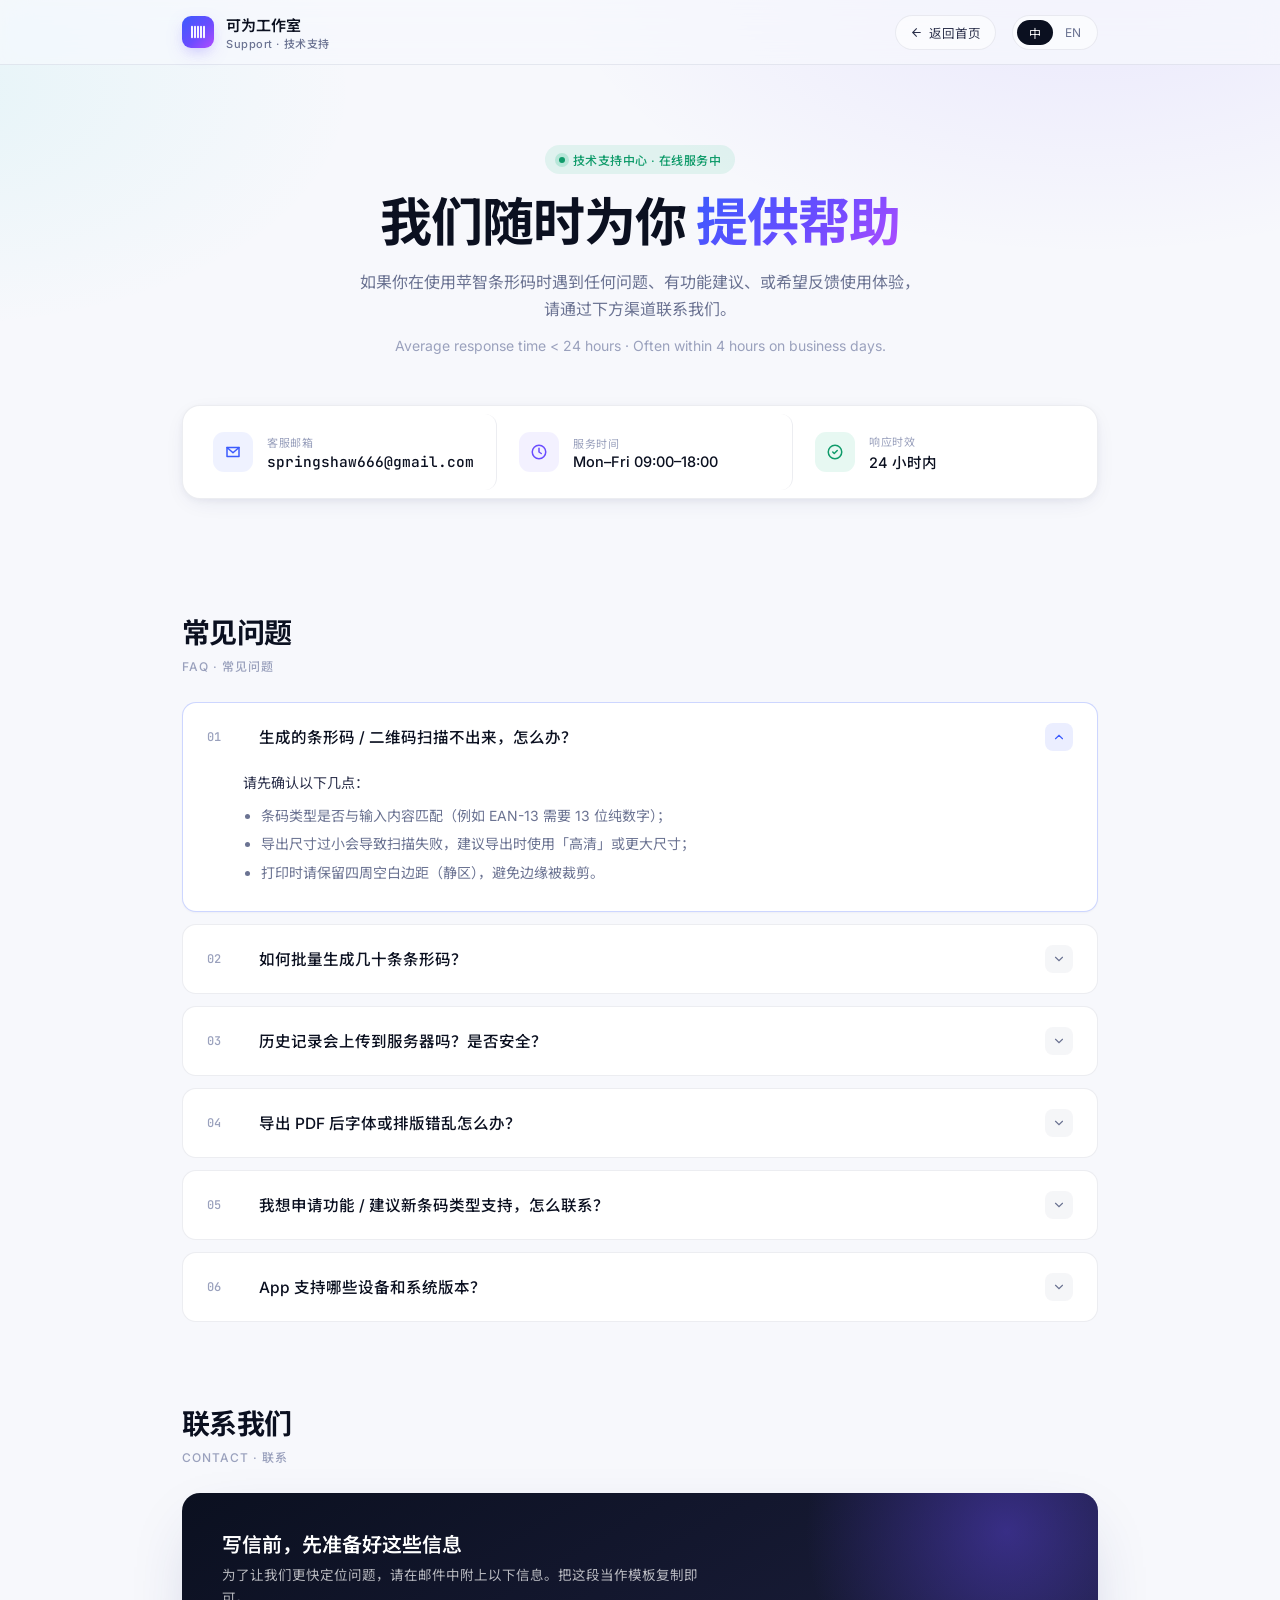
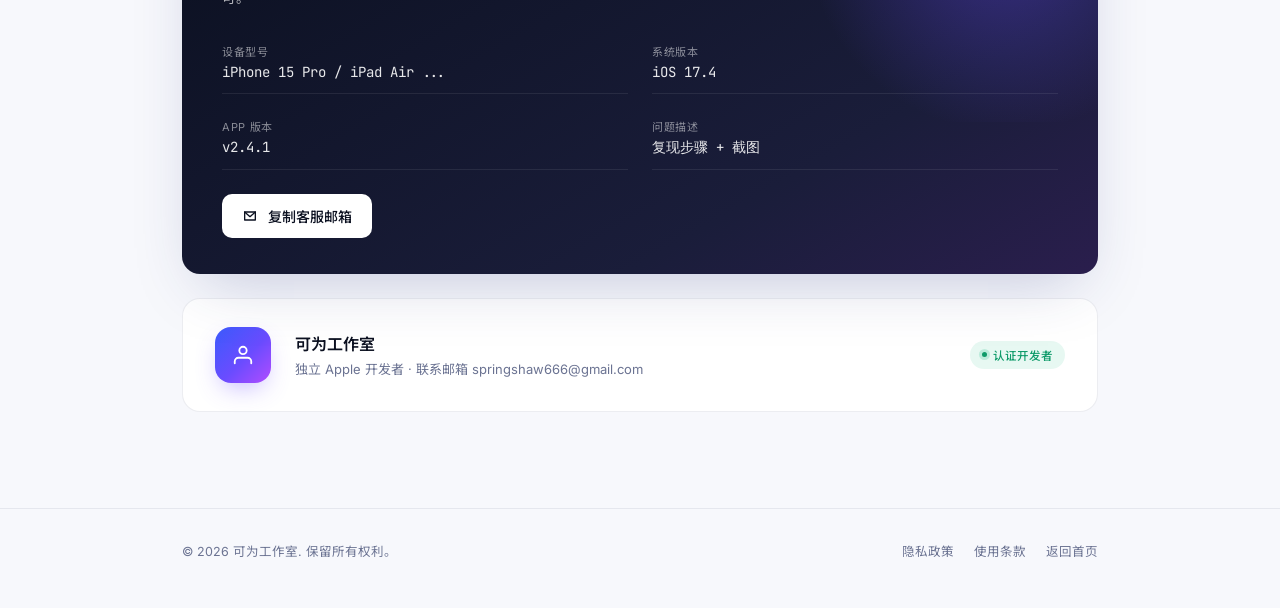
<file: support.html>
<!DOCTYPE html>
<html lang="zh-CN">
<head>
<meta charset="UTF-8" />
<meta name="viewport" content="width=device-width, initial-scale=1.0" />
<title>技术支持 · 苹智条形码 / Support · PinZhi Barcode</title>
<link rel="preconnect" href="https://fonts.googleapis.com" />
<link rel="preconnect" href="https://fonts.gstatic.com" crossorigin />
<link href="https://fonts.googleapis.com/css2?family=Inter:wght@400;500;600;700&family=Noto+Sans+SC:wght@400;500;600;700&family=JetBrains+Mono:wght@400;500&display=swap" rel="stylesheet" />
<style>
  :root {
    --bg: #f7f8fc;
    --ink: #0b1020;
    --ink-2: #2a2f4a;
    --muted: #6b7392;
    --muted-2: #9aa1bd;
    --line: rgba(20, 30, 80, 0.08);
    --line-2: rgba(20, 30, 80, 0.04);
    --card: #ffffff;
    --brand: #3b5bfd;
    --brand-2: #6a4cff;
    --accent-grad: linear-gradient(135deg, #3b5bfd 0%, #6a4cff 55%, #b14cff 100%);
    --soft-grad: radial-gradient(900px 500px at 85% -5%, rgba(106, 76, 255, 0.10), transparent 60%),
                 radial-gradient(700px 400px at -5% 10%, rgba(30, 200, 200, 0.08), transparent 60%);
    --shadow-sm: 0 1px 2px rgba(20, 30, 80, 0.04);
    --shadow-md: 0 6px 24px -8px rgba(30, 40, 100, 0.12), 0 2px 6px rgba(20, 30, 80, 0.04);
    --shadow-lg: 0 24px 60px -20px rgba(40, 50, 120, 0.25);
    --radius: 18px;
  }
  * { box-sizing: border-box; }
  html, body {
    margin: 0; padding: 0;
    background: var(--bg);
    color: var(--ink);
    font-family: "Inter", "Noto Sans SC", -apple-system, "PingFang SC", "Microsoft YaHei", sans-serif;
    -webkit-font-smoothing: antialiased;
    text-rendering: optimizeLegibility;
  }
  body {
    background-image: var(--soft-grad);
    background-attachment: fixed;
    min-height: 100vh;
  }
  .container { max-width: 980px; margin: 0 auto; padding: 0 32px; }
  a { color: inherit; text-decoration: none; }
  .mono { font-family: "JetBrains Mono", ui-monospace, Menlo, monospace; }

  /* Nav */
  .nav {
    position: sticky; top: 0; z-index: 50;
    backdrop-filter: saturate(180%) blur(14px);
    -webkit-backdrop-filter: saturate(180%) blur(14px);
    background: rgba(247, 248, 252, 0.72);
    border-bottom: 1px solid var(--line);
  }
  .nav-inner {
    display: flex; align-items: center; justify-content: space-between;
    height: 64px;
  }
  .brand {
    display: flex; align-items: center; gap: 12px;
    font-weight: 600;
  }
  .brand-logo {
    width: 32px; height: 32px; border-radius: 9px;
    background: var(--accent-grad);
    display: grid; place-items: center;
    color: white;
    box-shadow: 0 6px 18px -6px rgba(106, 76, 255, 0.55);
  }
  .brand-name { font-size: 15px; }
  .brand-name small { display: block; font-size: 11px; color: var(--muted); font-weight: 500; letter-spacing: 0.05em; }
  .back-link {
    display: inline-flex; align-items: center; gap: 6px;
    padding: 7px 14px; border-radius: 999px;
    border: 1px solid var(--line);
    background: rgba(255,255,255,0.6);
    font-size: 12.5px; color: var(--ink-2);
    transition: background 0.15s;
  }
  .back-link:hover { background: white; }
  .lang-toggle {
    display: inline-flex; align-items: center;
    padding: 4px; border: 1px solid var(--line);
    border-radius: 999px; background: rgba(255, 255, 255, 0.6);
    margin-left: 10px;
  }
  .lang-toggle button {
    border: none; background: transparent;
    padding: 4px 12px; font-size: 12px;
    font-family: inherit; cursor: pointer;
    border-radius: 999px; color: var(--muted);
    transition: all 0.18s;
  }
  .lang-toggle button.active { background: var(--ink); color: white; }

  /* Header */
  header.page-head {
    padding: 80px 0 48px;
    text-align: center;
    position: relative;
  }
  .eyebrow {
    display: inline-flex; align-items: center; gap: 8px;
    padding: 6px 14px; border-radius: 999px;
    background: rgba(20, 184, 130, 0.10);
    color: #0f9b6a;
    font-size: 12px; font-weight: 500; letter-spacing: 0.04em;
    margin-bottom: 22px;
  }
  .eyebrow .dot {
    width: 6px; height: 6px; border-radius: 50%;
    background: #0f9b6a;
    box-shadow: 0 0 0 4px rgba(20, 184, 130, 0.2);
  }
  h1 {
    font-size: 52px; line-height: 1.05; font-weight: 700;
    letter-spacing: -0.02em; margin: 0 0 18px;
  }
  h1 .grad {
    background: var(--accent-grad);
    -webkit-background-clip: text; background-clip: text;
    -webkit-text-fill-color: transparent;
  }
  .page-head .sub {
    font-size: 16px; color: var(--muted); max-width: 560px;
    margin: 0 auto; line-height: 1.7; text-wrap: pretty;
  }
  .page-head .sub-en {
    font-size: 14px; color: var(--muted-2); margin: 12px auto 0;
    max-width: 560px; line-height: 1.6;
  }

  /* Quick contact strip */
  .quick-strip {
    margin: 48px 0 0;
    background: var(--card);
    border: 1px solid var(--line);
    border-radius: var(--radius);
    padding: 8px;
    display: grid;
    grid-template-columns: 1fr 1fr 1fr;
    box-shadow: var(--shadow-md);
  }
  .quick-item {
    display: flex; align-items: center; gap: 14px;
    padding: 18px 22px;
    border-right: 1px solid var(--line);
    transition: background 0.15s;
    cursor: pointer; user-select: none;
    border-radius: 12px;
  }
  .quick-item:last-child { border-right: none; }
  .quick-item:hover { background: rgba(20, 30, 80, 0.025); }
  .quick-item .ic {
    width: 40px; height: 40px; border-radius: 11px;
    background: rgba(59, 91, 253, 0.08);
    color: var(--brand);
    display: grid; place-items: center; flex-shrink: 0;
  }
  .quick-item:nth-child(2) .ic { background: rgba(106, 76, 255, 0.08); color: var(--brand-2); }
  .quick-item:nth-child(3) .ic { background: rgba(20, 184, 130, 0.10); color: #0f9b6a; }
  .quick-item .label {
    font-size: 11px; color: var(--muted-2);
    letter-spacing: 0.06em; text-transform: uppercase;
    margin-bottom: 2px;
  }
  .quick-item .value {
    font-size: 14.5px; font-weight: 500;
    font-family: "JetBrains Mono", "Inter", monospace;
  }
  .quick-item .value.plain { font-family: "Inter", "Noto Sans SC", sans-serif; }

  /* Sections */
  section { padding: 64px 0 16px; }
  section h2 {
    font-size: 28px; letter-spacing: -0.02em; margin: 0 0 6px;
    font-weight: 700;
  }
  section .section-en {
    font-size: 12px; color: var(--muted-2); letter-spacing: 0.08em;
    text-transform: uppercase; margin-bottom: 28px;
    font-weight: 500;
  }

  /* FAQ */
  .faq {
    display: flex; flex-direction: column; gap: 12px;
  }
  details.faq-item {
    background: var(--card);
    border: 1px solid var(--line);
    border-radius: 14px;
    padding: 0;
    transition: border-color 0.2s, box-shadow 0.2s;
    overflow: hidden;
  }
  details.faq-item[open] {
    border-color: rgba(59, 91, 253, 0.25);
    box-shadow: var(--shadow-sm);
  }
  details.faq-item summary {
    padding: 20px 24px;
    cursor: pointer;
    list-style: none;
    display: flex; align-items: center; justify-content: space-between;
    gap: 24px;
    font-size: 15.5px; font-weight: 500;
  }
  details.faq-item summary::-webkit-details-marker { display: none; }
  details.faq-item summary .q-num {
    font-family: "JetBrains Mono", monospace;
    color: var(--muted-2);
    font-size: 12px;
    margin-right: 14px;
  }
  details.faq-item summary .q-text { flex: 1; line-height: 1.5; }
  details.faq-item summary .chev {
    width: 28px; height: 28px;
    border-radius: 8px;
    background: rgba(20, 30, 80, 0.04);
    display: grid; place-items: center;
    color: var(--muted);
    flex-shrink: 0;
    transition: transform 0.2s, background 0.2s, color 0.2s;
  }
  details.faq-item[open] summary .chev {
    transform: rotate(180deg);
    background: rgba(59, 91, 253, 0.1);
    color: var(--brand);
  }
  details.faq-item .answer {
    padding: 0 24px 22px 60px;
    font-size: 14px;
    line-height: 1.75;
    color: var(--ink-2);
  }
  details.faq-item .answer p { margin: 0 0 8px; }
  details.faq-item .answer p:last-child { margin-bottom: 0; }
  details.faq-item .answer ul { margin: 8px 0 0; padding-left: 18px; color: var(--muted); }
  details.faq-item .answer ul li { margin-bottom: 4px; }
  details.faq-item .answer code {
    background: rgba(59, 91, 253, 0.07);
    color: var(--brand);
    padding: 1px 6px; border-radius: 5px;
    font-size: 12.5px;
    font-family: "JetBrains Mono", monospace;
  }

  /* Help template card */
  .help-template {
    margin-top: 28px;
    background: linear-gradient(150deg, #0b1020 0%, #1a1d3a 70%, #2a1e4d 100%);
    color: white;
    border-radius: var(--radius);
    padding: 36px 40px;
    position: relative; overflow: hidden;
    box-shadow: var(--shadow-lg);
  }
  .help-template::before {
    content: "";
    position: absolute; top: -40%; right: -20%;
    width: 60%; height: 100%;
    background: radial-gradient(circle, rgba(106, 76, 255, 0.4), transparent 60%);
    pointer-events: none;
  }
  .help-template > * { position: relative; z-index: 1; }
  .help-template h3 {
    margin: 0 0 6px; font-size: 20px; font-weight: 600;
  }
  .help-template .lead {
    color: rgba(255,255,255,0.7); margin: 0 0 22px;
    font-size: 13.5px; line-height: 1.65;
    max-width: 480px;
  }
  .template-grid {
    display: grid; grid-template-columns: 1fr 1fr;
    gap: 12px 24px;
  }
  .template-row {
    display: flex; flex-direction: column; gap: 4px;
    padding: 12px 0;
    border-bottom: 1px solid rgba(255,255,255,0.08);
  }
  .template-row .k {
    font-size: 11px; letter-spacing: 0.06em;
    color: rgba(255,255,255,0.5);
    text-transform: uppercase;
  }
  .template-row .v {
    font-size: 14px;
    font-family: "JetBrains Mono", monospace;
    color: rgba(255,255,255,0.9);
  }
  .copy-mail {
    margin-top: 24px;
    display: inline-flex; align-items: center; gap: 10px;
    padding: 12px 20px;
    background: white; color: var(--ink);
    border: none; border-radius: 10px;
    font-size: 14px; font-weight: 500;
    font-family: inherit;
    cursor: pointer;
    transition: transform 0.15s, box-shadow 0.15s;
  }
  .copy-mail:hover { transform: translateY(-1px); box-shadow: 0 10px 30px -10px rgba(106, 76, 255, 0.5); }

  /* Developer mini-card */
  .dev-mini {
    margin-top: 24px;
    background: var(--card);
    border: 1px solid var(--line);
    border-radius: var(--radius);
    padding: 28px 32px;
    display: flex; align-items: center; gap: 24px;
  }
  .dev-mini .ic {
    width: 56px; height: 56px; border-radius: 16px;
    background: var(--accent-grad);
    display: grid; place-items: center; color: white;
    flex-shrink: 0;
    box-shadow: 0 10px 26px -8px rgba(106, 76, 255, 0.45);
  }
  .dev-mini h4 { margin: 0 0 4px; font-size: 16px; font-weight: 600; }
  .dev-mini p { margin: 0; font-size: 13px; color: var(--muted); line-height: 1.55; }
  .dev-mini .pill {
    display: inline-flex; align-items: center; gap: 6px;
    padding: 6px 12px; border-radius: 999px;
    background: rgba(20, 184, 130, 0.10);
    color: #0f9b6a;
    font-size: 11.5px; font-weight: 500;
    margin-left: auto;
    flex-shrink: 0;
  }
  .dev-mini .pill .dot {
    width: 5px; height: 5px; border-radius: 50%;
    background: #0f9b6a;
    box-shadow: 0 0 0 3px rgba(20, 184, 130, 0.2);
  }

  /* Footer */
  footer {
    margin-top: 80px;
    padding: 32px 0 48px;
    border-top: 1px solid var(--line);
  }
  .footer-inner {
    display: flex; justify-content: space-between; align-items: center;
    font-size: 12.5px; color: var(--muted);
    gap: 20px; flex-wrap: wrap;
  }
  .footer-links { display: flex; gap: 20px; }
  .footer-links a:hover { color: var(--ink); }

  /* Lang toggle */
  html[data-lang="en"] .cn { display: none; }
  html[data-lang="zh"] .en-only { display: none; }

  /* Toast */
  .toast {
    position: fixed; bottom: 32px; left: 50%;
    transform: translateX(-50%) translateY(20px);
    background: var(--ink); color: white;
    padding: 12px 20px; border-radius: 10px;
    font-size: 13px; opacity: 0;
    pointer-events: none;
    transition: opacity 0.25s, transform 0.25s;
    box-shadow: var(--shadow-lg);
    z-index: 100;
  }
  .toast.show { opacity: 1; transform: translateX(-50%) translateY(0); }
</style>
</head>
<body>

<!-- ============== NAV ============== -->
<header class="nav">
  <div class="container nav-inner">
    <a class="brand" href="index.html">
      <div class="brand-logo">
        <svg width="18" height="18" viewBox="0 0 24 24" fill="none" stroke="currentColor" stroke-width="2.5" stroke-linecap="round">
          <path d="M4 5v14M8 5v14M12 5v14M16 5v14M20 5v14"/>
        </svg>
      </div>
      <div class="brand-name">
        <span class="cn">可为工作室</span><span class="en-only">Kewei Studio</span>
        <small>Support · 技术支持</small>
      </div>
    </a>
    <div style="display:flex; align-items:center; gap:6px;">
      <a class="back-link" href="index.html">
        <svg width="13" height="13" viewBox="0 0 24 24" fill="none" stroke="currentColor" stroke-width="2" stroke-linecap="round"><path d="M19 12H5M12 19l-7-7 7-7"/></svg>
        <span class="cn">返回首页</span><span class="en-only">Back to Home</span>
      </a>
      <div class="lang-toggle">
        <button data-lang="zh" class="active">中</button>
        <button data-lang="en">EN</button>
      </div>
    </div>
  </div>
</header>

<!-- ============== HEADER ============== -->
<header class="page-head">
  <div class="container">
    <div class="eyebrow">
      <span class="dot"></span>
      <span class="cn">技术支持中心 · 在线服务中</span>
      <span class="en-only">Support Center · Online</span>
    </div>
    <h1>
      <span class="cn">我们随时为你 <span class="grad">提供帮助</span></span>
      <span class="en-only">Here to <span class="grad">help</span> — anytime</span>
    </h1>
    <p class="sub">
      <span class="cn">如果你在使用苹智条形码时遇到任何问题、有功能建议、或希望反馈使用体验，请通过下方渠道联系我们。</span>
      <span class="en-only">For any issues, feature suggestions, or feedback about PinZhi Barcode, please reach out via the channels below.</span>
    </p>
    <p class="sub-en">
      <span class="cn">Average response time &lt; 24 hours · Often within 4 hours on business days.</span>
      <span class="en-only">平均响应时间 &lt; 24 小时，工作日内通常 4 小时内回复。</span>
    </p>

    <!-- Quick contact strip -->
    <div class="quick-strip">
      <div class="quick-item" onclick="copyText('springshaw666@gmail.com')">
        <div class="ic">
          <svg width="18" height="18" viewBox="0 0 24 24" fill="none" stroke="currentColor" stroke-width="2" stroke-linecap="round" stroke-linejoin="round"><path d="M4 6h16v12H4z"/><path d="m4 6 8 7 8-7"/></svg>
        </div>
        <div style="text-align:left;">
          <div class="label"><span class="cn">客服邮箱</span><span class="en-only">Support Email</span></div>
          <div class="value">springshaw666@gmail.com</div>
        </div>
      </div>
      <div class="quick-item">
        <div class="ic">
          <svg width="18" height="18" viewBox="0 0 24 24" fill="none" stroke="currentColor" stroke-width="2" stroke-linecap="round" stroke-linejoin="round"><circle cx="12" cy="12" r="9"/><path d="M12 7v5l3 2"/></svg>
        </div>
        <div style="text-align:left;">
          <div class="label"><span class="cn">服务时间</span><span class="en-only">Service Hours</span></div>
          <div class="value plain">Mon–Fri 09:00–18:00</div>
        </div>
      </div>
      <div class="quick-item">
        <div class="ic">
          <svg width="18" height="18" viewBox="0 0 24 24" fill="none" stroke="currentColor" stroke-width="2" stroke-linecap="round" stroke-linejoin="round"><circle cx="12" cy="12" r="9"/><path d="m9 12 2 2 4-4"/></svg>
        </div>
        <div style="text-align:left;">
          <div class="label"><span class="cn">响应时效</span><span class="en-only">Response Time</span></div>
          <div class="value plain"><span class="cn">24 小时内</span><span class="en-only">Within 24h</span></div>
        </div>
      </div>
    </div>
  </div>
</header>

<!-- ============== FAQ ============== -->
<section>
  <div class="container">
    <h2><span class="cn">常见问题</span><span class="en-only">Frequently Asked Questions</span></h2>
    <div class="section-en">FAQ · <span class="cn">常见问题</span><span class="en-only">常见问题</span></div>

    <div class="faq">
      <details class="faq-item" open>
        <summary>
          <span class="q-num">01</span>
          <span class="q-text"><span class="cn">生成的条形码 / 二维码扫描不出来，怎么办？</span><span class="en-only">My generated barcode / QR code can't be scanned. What should I do?</span></span>
          <span class="chev">
            <svg width="14" height="14" viewBox="0 0 24 24" fill="none" stroke="currentColor" stroke-width="2" stroke-linecap="round"><path d="m6 9 6 6 6-6"/></svg>
          </span>
        </summary>
        <div class="answer">
          <p><span class="cn">请先确认以下几点：</span><span class="en-only">Please check the following:</span></p>
          <ul>
            <li><span class="cn">条码类型是否与输入内容匹配（例如 EAN-13 需要 13 位纯数字）；</span><span class="en-only">The barcode type matches your input (e.g. EAN-13 requires 13 digits).</span></li>
            <li><span class="cn">导出尺寸过小会导致扫描失败，建议导出时使用「高清」或更大尺寸；</span><span class="en-only">Small export sizes can fail to scan. Use "HD" or a larger size when exporting.</span></li>
            <li><span class="cn">打印时请保留四周空白边距（静区），避免边缘被裁剪。</span><span class="en-only">When printing, keep the quiet zone (margins) intact — don't crop the edges.</span></li>
          </ul>
        </div>
      </details>

      <details class="faq-item">
        <summary>
          <span class="q-num">02</span>
          <span class="q-text"><span class="cn">如何批量生成几十条条形码？</span><span class="en-only">How do I batch-generate dozens of barcodes?</span></span>
          <span class="chev">
            <svg width="14" height="14" viewBox="0 0 24 24" fill="none" stroke="currentColor" stroke-width="2" stroke-linecap="round"><path d="m6 9 6 6 6-6"/></svg>
          </span>
        </summary>
        <div class="answer">
          <p><span class="cn">在首页点击「批量生成」，可以导入 <code>.xlsx</code> 或 <code>.csv</code> 文件，每行一条记录。系统会自动按行生成条形码并支持一键导出为 PDF 或 Excel。</span>
            <span class="en-only">Tap "Batch" on the home screen and import an <code>.xlsx</code> or <code>.csv</code> — one record per row. The app generates a barcode per row and exports to PDF or Excel in one tap.</span></p>
        </div>
      </details>

      <details class="faq-item">
        <summary>
          <span class="q-num">03</span>
          <span class="q-text"><span class="cn">历史记录会上传到服务器吗？是否安全？</span><span class="en-only">Is my history uploaded to a server? Is it safe?</span></span>
          <span class="chev">
            <svg width="14" height="14" viewBox="0 0 24 24" fill="none" stroke="currentColor" stroke-width="2" stroke-linecap="round"><path d="m6 9 6 6 6-6"/></svg>
          </span>
        </summary>
        <div class="answer">
          <p><span class="cn">不会。所有生成与扫描记录默认仅保存在你的设备本地，App 不会上传任何条码内容、扫描结果或个人信息至服务器。详情可参考我们的隐私政策。</span>
            <span class="en-only">No. All generation and scan history is stored locally on your device by default. The app does not upload any barcode content, scan results, or personal info to any server. See our Privacy Policy for details.</span></p>
        </div>
      </details>

      <details class="faq-item">
        <summary>
          <span class="q-num">04</span>
          <span class="q-text"><span class="cn">导出 PDF 后字体或排版错乱怎么办？</span><span class="en-only">My PDF export has font or layout issues. What now?</span></span>
          <span class="chev">
            <svg width="14" height="14" viewBox="0 0 24 24" fill="none" stroke="currentColor" stroke-width="2" stroke-linecap="round"><path d="m6 9 6 6 6-6"/></svg>
          </span>
        </summary>
        <div class="answer">
          <p><span class="cn">请尝试更新到最新版本，或在「设置 → 导出」中切换页面尺寸（A4 / Letter）并重试。若问题仍存在，请将问题文件与设备型号一并发送至客服邮箱。</span>
            <span class="en-only">Try updating to the latest version, or switch the page size (A4 / Letter) under Settings → Export. If the issue persists, email the file with your device model to our support address.</span></p>
        </div>
      </details>

      <details class="faq-item">
        <summary>
          <span class="q-num">05</span>
          <span class="q-text"><span class="cn">我想申请功能 / 建议新条码类型支持，怎么联系？</span><span class="en-only">How can I request a feature or new barcode type?</span></span>
          <span class="chev">
            <svg width="14" height="14" viewBox="0 0 24 24" fill="none" stroke="currentColor" stroke-width="2" stroke-linecap="round"><path d="m6 9 6 6 6-6"/></svg>
          </span>
        </summary>
        <div class="answer">
          <p><span class="cn">非常欢迎！请发送邮件至 <code>springshaw666@gmail.com</code>，主题写明「功能建议」，简要描述使用场景与期望效果即可。每一封建议邮件我们都会认真阅读。</span>
            <span class="en-only">Very welcome! Email <code>springshaw666@gmail.com</code> with the subject "Feature Request" and briefly describe your use case. We read every message.</span></p>
        </div>
      </details>

      <details class="faq-item">
        <summary>
          <span class="q-num">06</span>
          <span class="q-text"><span class="cn">App 支持哪些设备和系统版本？</span><span class="en-only">Which devices and OS versions are supported?</span></span>
          <span class="chev">
            <svg width="14" height="14" viewBox="0 0 24 24" fill="none" stroke="currentColor" stroke-width="2" stroke-linecap="round"><path d="m6 9 6 6 6-6"/></svg>
          </span>
        </summary>
        <div class="answer">
          <p><span class="cn">当前版本 v2.4.1 支持运行 iOS 16 及以上、iPadOS 16 及以上的所有 iPhone 与 iPad 设备。</span>
            <span class="en-only">Version 2.4.1 supports all iPhone and iPad devices running iOS 16+ and iPadOS 16+.</span></p>
        </div>
      </details>
    </div>
  </div>
</section>

<!-- ============== HELP TEMPLATE ============== -->
<section>
  <div class="container">
    <h2><span class="cn">联系我们</span><span class="en-only">Contact us</span></h2>
    <div class="section-en">CONTACT · <span class="cn">联系</span><span class="en-only">联系</span></div>

    <div class="help-template">
      <h3><span class="cn">写信前，先准备好这些信息</span><span class="en-only">Before you write — please gather these</span></h3>
      <p class="lead">
        <span class="cn">为了让我们更快定位问题，请在邮件中附上以下信息。把这段当作模板复制即可。</span>
        <span class="en-only">To help us resolve your issue faster, please include the following in your email. Feel free to copy this as a template.</span>
      </p>

      <div class="template-grid">
        <div class="template-row">
          <span class="k"><span class="cn">设备型号</span><span class="en-only">Device Model</span></span>
          <span class="v">iPhone 15 Pro / iPad Air ...</span>
        </div>
        <div class="template-row">
          <span class="k"><span class="cn">系统版本</span><span class="en-only">OS Version</span></span>
          <span class="v">iOS 17.4</span>
        </div>
        <div class="template-row">
          <span class="k"><span class="cn">App 版本</span><span class="en-only">App Version</span></span>
          <span class="v">v2.4.1</span>
        </div>
        <div class="template-row">
          <span class="k"><span class="cn">问题描述</span><span class="en-only">Issue Description</span></span>
          <span class="v"><span class="cn">复现步骤 + 截图</span><span class="en-only">Steps to reproduce + screenshots</span></span>
        </div>
      </div>

      <button class="copy-mail" onclick="copyText('springshaw666@gmail.com')">
        <svg width="16" height="16" viewBox="0 0 24 24" fill="none" stroke="currentColor" stroke-width="2" stroke-linecap="round" stroke-linejoin="round"><path d="M4 6h16v12H4z"/><path d="m4 6 8 7 8-7"/></svg>
        <span class="cn">复制客服邮箱</span><span class="en-only">Copy support email</span>
      </button>
    </div>

    <!-- Developer mini -->
    <div class="dev-mini">
      <div class="ic">
        <svg width="22" height="22" viewBox="0 0 24 24" fill="none" stroke="currentColor" stroke-width="2" stroke-linecap="round" stroke-linejoin="round"><path d="M3 21v-2a4 4 0 0 1 4-4h10a4 4 0 0 1 4 4v2"/><circle cx="12" cy="7" r="4"/></svg>
      </div>
      <div>
        <h4><span class="cn">可为工作室</span><span class="en-only">Kewei Studio</span></h4>
        <p>
          <span class="cn">独立 Apple 开发者 · 联系邮箱 springshaw666@gmail.com</span>
          <span class="en-only">Independent Apple Developer · Contact springshaw666@gmail.com</span>
        </p>
      </div>
      <span class="pill">
        <span class="dot"></span>
        <span class="cn">认证开发者</span><span class="en-only">Verified</span>
      </span>
    </div>
  </div>
</section>

<!-- ============== FOOTER ============== -->
<footer>
  <div class="container footer-inner">
    <div>
      © 2026 <span class="cn">可为工作室</span><span class="en-only">Kewei Studio</span>.
      <span class="cn">保留所有权利。</span><span class="en-only">All rights reserved.</span>
    </div>
    <div class="footer-links">
      <a href="privacy.html"><span class="cn">隐私政策</span><span class="en-only">Privacy</span></a>
      <a href="terms.html"><span class="cn">使用条款</span><span class="en-only">Terms</span></a>
      <a href="index.html"><span class="cn">返回首页</span><span class="en-only">Home</span></a>
    </div>
  </div>
</footer>

<div class="toast" id="toast"></div>

<script>
  // Shared language state — synced across all pages via localStorage
  let LANG = (function(){
    try { return localStorage.getItem('kewei-lang') || 'zh'; } catch(e) { return 'zh'; }
  })();
  document.documentElement.setAttribute('data-lang', LANG);
  document.querySelectorAll('.lang-toggle button').forEach(b => b.classList.toggle('active', b.dataset.lang === LANG));
  document.querySelectorAll('.lang-toggle button').forEach(btn => {
    btn.addEventListener('click', () => {
      LANG = btn.dataset.lang;
      document.documentElement.setAttribute('data-lang', LANG);
      try { localStorage.setItem('kewei-lang', LANG); } catch(e) {}
      document.querySelectorAll('.lang-toggle button').forEach(b => b.classList.toggle('active', b === btn));
    });
  });
  window.addEventListener('storage', e => {
    if (e.key === 'kewei-lang' && e.newValue && e.newValue !== LANG) {
      LANG = e.newValue;
      document.documentElement.setAttribute('data-lang', LANG);
      document.querySelectorAll('.lang-toggle button').forEach(b => b.classList.toggle('active', b.dataset.lang === LANG));
    }
  });

  async function copyText(text) {
    try {
      await navigator.clipboard.writeText(text);
      showToast(LANG === 'zh' ? '✓ 已复制：' + text : '✓ Copied: ' + text);
    } catch {
      showToast(text);
    }
  }

  function showToast(msg) {
    const t = document.getElementById('toast');
    t.textContent = msg;
    t.classList.add('show');
    clearTimeout(window.__toastTm);
    window.__toastTm = setTimeout(() => t.classList.remove('show'), 2200);
  }
</script>

</body>
</html>
</file>
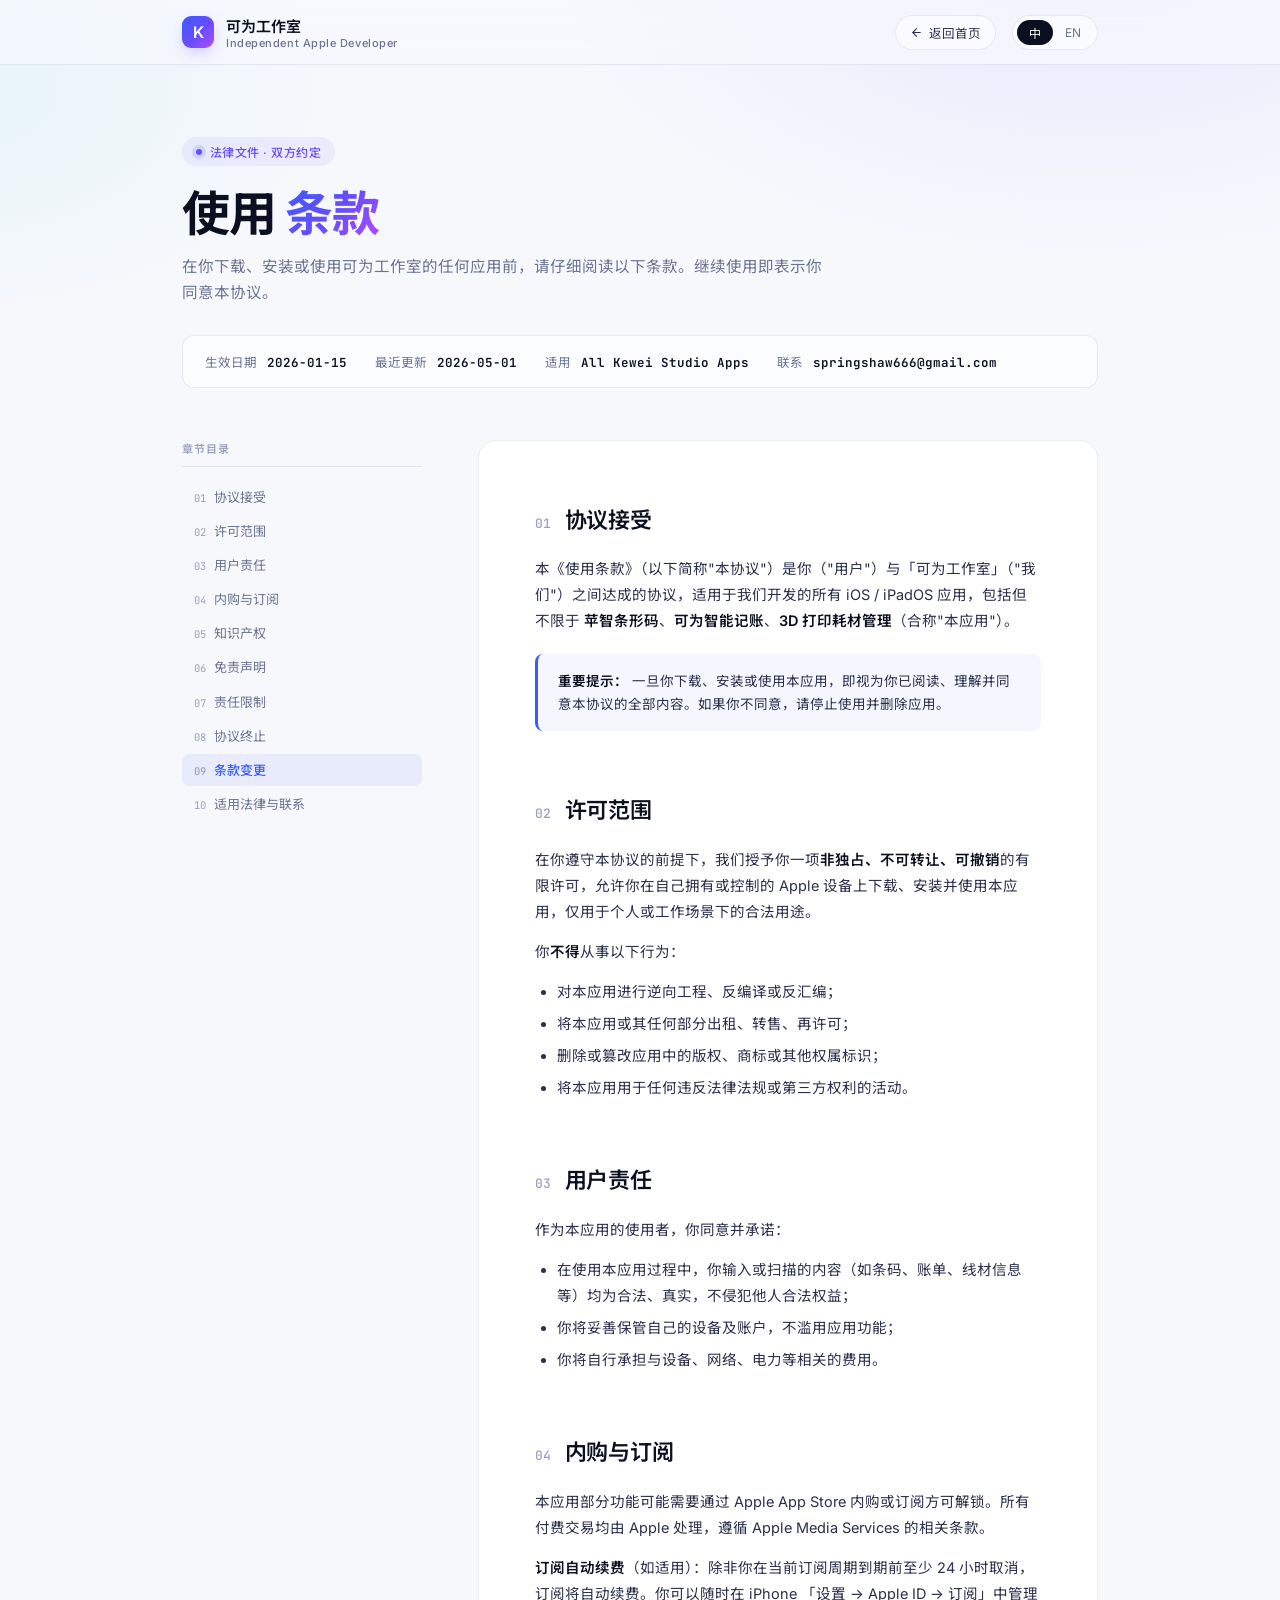
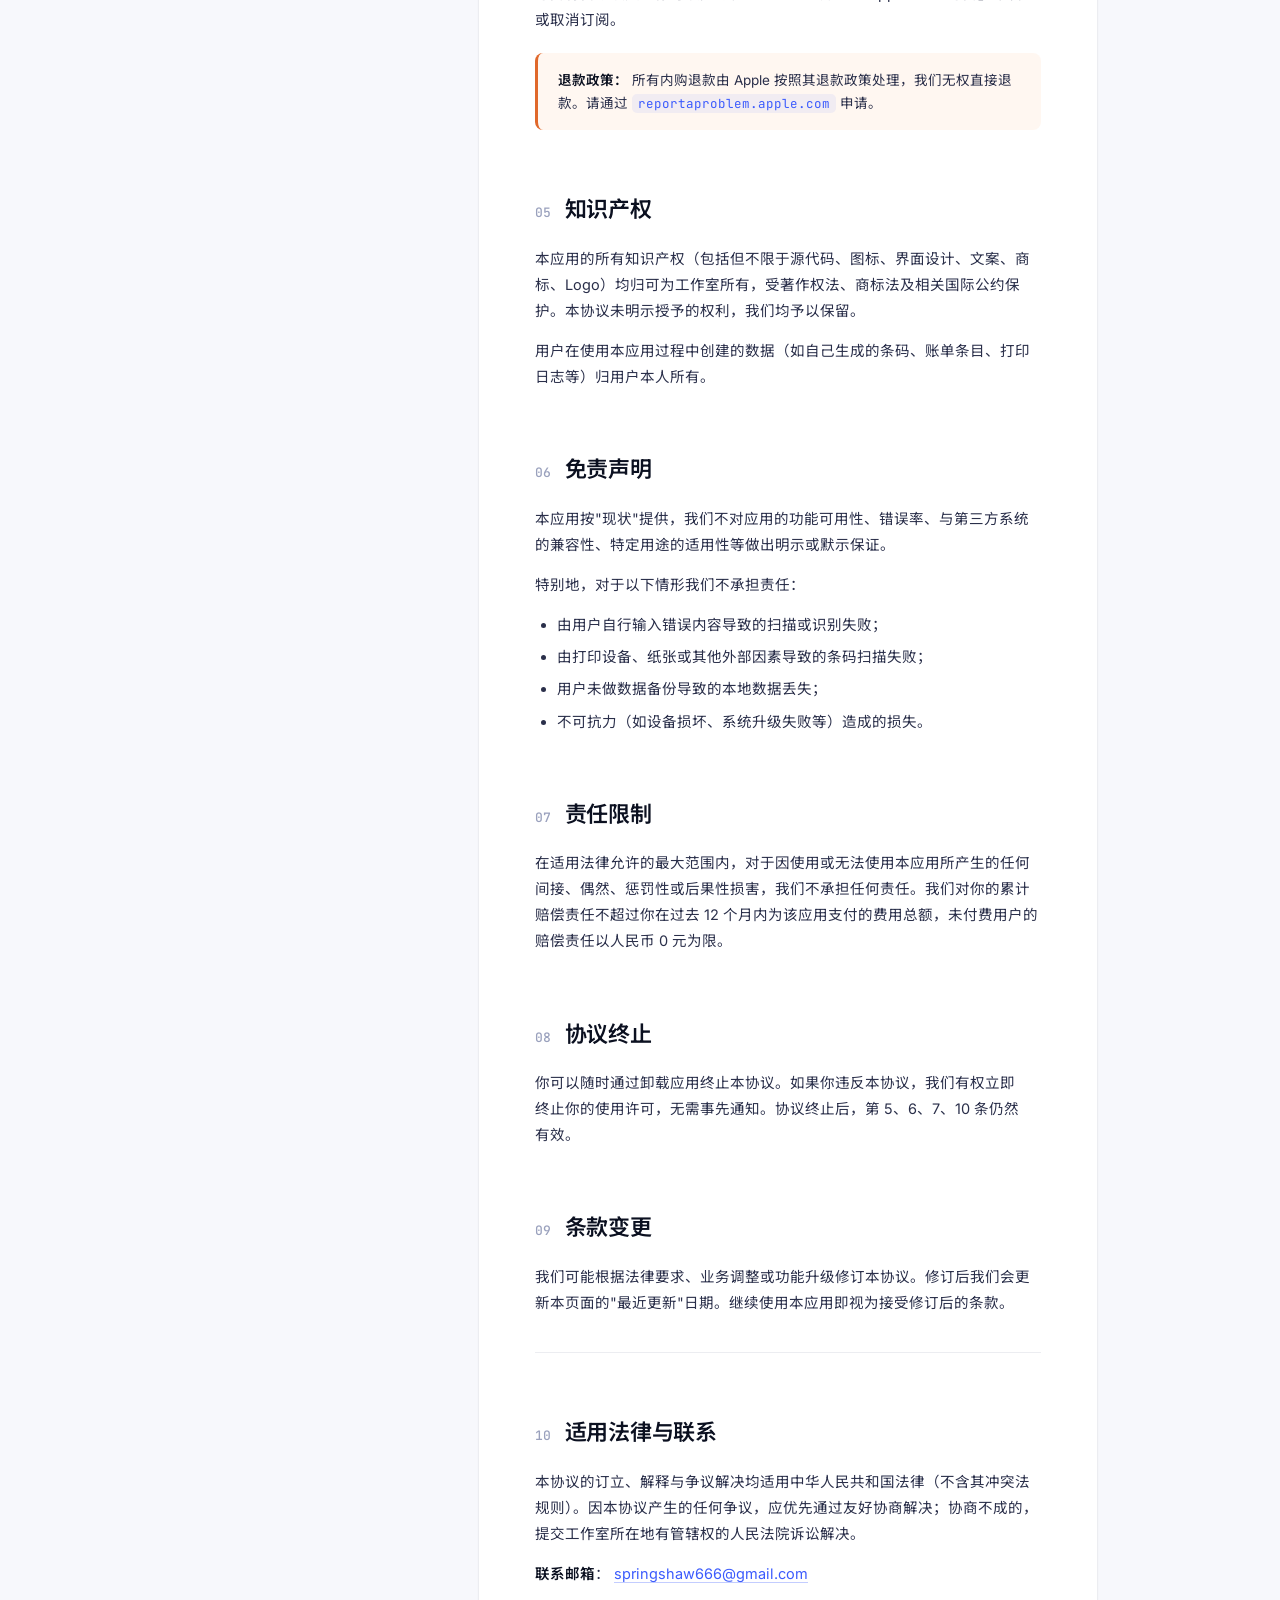
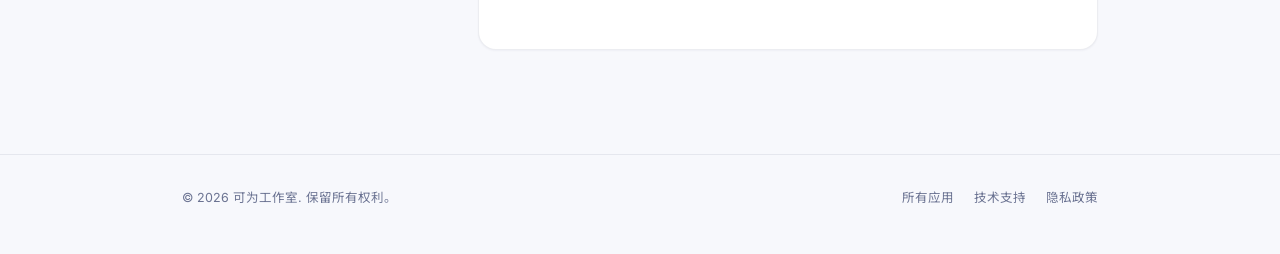
<file: terms.html>
<!DOCTYPE html>
<html lang="zh-CN">
<head>
<meta charset="UTF-8" />
<meta name="viewport" content="width=device-width, initial-scale=1.0" />
<title>使用条款 · Terms of Use · Kewei Studio</title>
<link rel="preconnect" href="https://fonts.googleapis.com" />
<link rel="preconnect" href="https://fonts.gstatic.com" crossorigin />
<link href="https://fonts.googleapis.com/css2?family=Inter:wght@400;500;600;700&family=Noto+Sans+SC:wght@400;500;600;700&family=JetBrains+Mono:wght@400;500&display=swap" rel="stylesheet" />
<link rel="stylesheet" href="legal-shared.css" />
</head>
<body>

<!-- Nav -->
<header class="nav">
  <div class="container nav-inner">
    <a class="brand" href="index.html">
      <div class="brand-logo">K</div>
      <div class="brand-name">
        <span class="cn">可为工作室</span><span class="en-only">Kewei Studio</span>
        <small>Independent Apple Developer</small>
      </div>
    </a>
    <div class="nav-actions">
      <a class="back-link" href="index.html">
        <svg width="13" height="13" viewBox="0 0 24 24" fill="none" stroke="currentColor" stroke-width="2" stroke-linecap="round"><path d="M19 12H5M12 19l-7-7 7-7"/></svg>
        <span class="cn">返回首页</span><span class="en-only">Home</span>
      </a>
      <div class="lang-toggle">
        <button data-lang="zh" class="active">中</button>
        <button data-lang="en">EN</button>
      </div>
    </div>
  </div>
</header>

<!-- Page header -->
<header class="page-head">
  <div class="container">
    <div class="eyebrow terms">
      <span class="dot"></span>
      <span class="cn">法律文件 · 双方约定</span>
      <span class="en-only">Legal · Agreement between us</span>
    </div>
    <h1>
      <span class="cn">使用 <span class="grad">条款</span></span>
      <span class="en-only">Terms of <span class="grad">Use</span></span>
    </h1>
    <p class="sub">
      <span class="cn">在你下载、安装或使用可为工作室的任何应用前，请仔细阅读以下条款。继续使用即表示你同意本协议。</span>
      <span class="en-only">Please read these terms carefully before you download, install, or use any Kewei Studio app. By continuing to use the app, you agree to this agreement.</span>
    </p>

    <div class="meta-row">
      <span><span class="cn">生效日期</span><span class="en-only">Effective</span> <strong>2026-01-15</strong></span>
      <span><span class="cn">最近更新</span><span class="en-only">Updated</span> <strong>2026-05-01</strong></span>
      <span><span class="cn">适用</span><span class="en-only">Applies to</span> <strong>All Kewei Studio Apps</strong></span>
      <span><span class="cn">联系</span><span class="en-only">Contact</span> <strong>springshaw666@gmail.com</strong></span>
    </div>
  </div>
</header>

<!-- Doc -->
<main class="container">
  <div class="doc-layout">
    <aside class="toc">
      <div class="toc-title"><span class="cn">章节目录</span><span class="en-only">Contents</span></div>
      <ol>
        <li><a href="#s1" class="active"><span class="cn">协议接受</span><span class="en-only">Acceptance</span></a></li>
        <li><a href="#s2"><span class="cn">许可范围</span><span class="en-only">License scope</span></a></li>
        <li><a href="#s3"><span class="cn">用户责任</span><span class="en-only">User responsibilities</span></a></li>
        <li><a href="#s4"><span class="cn">内购与订阅</span><span class="en-only">Purchases &amp; subs</span></a></li>
        <li><a href="#s5"><span class="cn">知识产权</span><span class="en-only">Intellectual property</span></a></li>
        <li><a href="#s6"><span class="cn">免责声明</span><span class="en-only">Disclaimer</span></a></li>
        <li><a href="#s7"><span class="cn">责任限制</span><span class="en-only">Limitation of liability</span></a></li>
        <li><a href="#s8"><span class="cn">协议终止</span><span class="en-only">Termination</span></a></li>
        <li><a href="#s9"><span class="cn">条款变更</span><span class="en-only">Changes to terms</span></a></li>
        <li><a href="#s10"><span class="cn">适用法律与联系</span><span class="en-only">Law &amp; contact</span></a></li>
      </ol>
    </aside>

    <article class="doc-content">

      <h2 id="s1"><span class="num">01</span><span class="cn">协议接受</span><span class="en-only">Acceptance</span></h2>
      <p>
        <span class="cn">本《使用条款》（以下简称"本协议"）是你（"用户"）与「可为工作室」（"我们"）之间达成的协议，适用于我们开发的所有 iOS / iPadOS 应用，包括但不限于 <strong>苹智条形码</strong>、<strong>可为智能记账</strong>、<strong>3D 打印耗材管理</strong>（合称"本应用"）。</span>
        <span class="en-only">These Terms of Use ("Agreement") are a contract between you ("User") and Kewei Studio ("we") covering all iOS/iPadOS apps we develop, including but not limited to <strong>PinZhi Barcode</strong>, <strong>Kewei Ledger</strong>, and <strong>FilaTrack</strong> (collectively, the "Apps").</span>
      </p>
      <div class="callout">
        <strong><span class="cn">重要提示：</span><span class="en-only">Important:</span></strong>
        <span class="cn"> 一旦你下载、安装或使用本应用，即视为你已阅读、理解并同意本协议的全部内容。如果你不同意，请停止使用并删除应用。</span>
        <span class="en-only"> Downloading, installing, or using the Apps means you have read, understood, and agreed to this Agreement in full. If you do not agree, please stop using and delete the apps.</span>
      </div>

      <h2 id="s2"><span class="num">02</span><span class="cn">许可范围</span><span class="en-only">License scope</span></h2>
      <p>
        <span class="cn">在你遵守本协议的前提下，我们授予你一项<strong>非独占、不可转让、可撤销</strong>的有限许可，允许你在自己拥有或控制的 Apple 设备上下载、安装并使用本应用，仅用于个人或工作场景下的合法用途。</span>
        <span class="en-only">Subject to your compliance with this Agreement, we grant you a <strong>non-exclusive, non-transferable, revocable</strong> limited license to download, install, and use the Apps on Apple devices you own or control, for lawful personal or work use only.</span>
      </p>
      <p><span class="cn">你<strong>不得</strong>从事以下行为：</span><span class="en-only">You may <strong>not</strong>:</span></p>
      <ul>
        <li><span class="cn">对本应用进行逆向工程、反编译或反汇编；</span><span class="en-only">Reverse-engineer, decompile, or disassemble the Apps;</span></li>
        <li><span class="cn">将本应用或其任何部分出租、转售、再许可；</span><span class="en-only">Rent, resell, or sublicense the Apps or any part of them;</span></li>
        <li><span class="cn">删除或篡改应用中的版权、商标或其他权属标识；</span><span class="en-only">Remove or alter any copyright, trademark, or proprietary notices;</span></li>
        <li><span class="cn">将本应用用于任何违反法律法规或第三方权利的活动。</span><span class="en-only">Use the Apps for any activity that violates law or third-party rights.</span></li>
      </ul>

      <h2 id="s3"><span class="num">03</span><span class="cn">用户责任</span><span class="en-only">User responsibilities</span></h2>
      <p><span class="cn">作为本应用的使用者，你同意并承诺：</span><span class="en-only">As a user, you agree and represent that:</span></p>
      <ul>
        <li><span class="cn">在使用本应用过程中，你输入或扫描的内容（如条码、账单、线材信息等）均为合法、真实，不侵犯他人合法权益；</span><span class="en-only">All content you enter or scan (barcodes, transactions, filament info, etc.) is lawful, accurate, and does not infringe on others' rights;</span></li>
        <li><span class="cn">你将妥善保管自己的设备及账户，不滥用应用功能；</span><span class="en-only">You will keep your device and accounts secure and will not misuse app features;</span></li>
        <li><span class="cn">你将自行承担与设备、网络、电力等相关的费用。</span><span class="en-only">You bear all costs related to your device, network, and power.</span></li>
      </ul>

      <h2 id="s4"><span class="num">04</span><span class="cn">内购与订阅</span><span class="en-only">Purchases &amp; subscriptions</span></h2>
      <p>
        <span class="cn">本应用部分功能可能需要通过 Apple App Store 内购或订阅方可解锁。所有付费交易均由 Apple 处理，遵循 Apple Media Services 的相关条款。</span>
        <span class="en-only">Some app features may require an in-app purchase or subscription via the Apple App Store. All paid transactions are handled by Apple and governed by Apple's Media Services Terms.</span>
      </p>
      <p>
        <span class="cn"><strong>订阅自动续费</strong>（如适用）：除非你在当前订阅周期到期前至少 24 小时取消，订阅将自动续费。你可以随时在 iPhone 「设置 → Apple ID → 订阅」中管理或取消订阅。</span>
        <span class="en-only"><strong>Auto-renewal</strong> (if applicable): Unless cancelled at least 24 hours before the end of the current period, subscriptions auto-renew. You can manage or cancel anytime under iPhone Settings → Apple ID → Subscriptions.</span>
      </p>
      <div class="callout warn">
        <strong><span class="cn">退款政策：</span><span class="en-only">Refunds:</span></strong>
        <span class="cn"> 所有内购退款由 Apple 按照其退款政策处理，我们无权直接退款。请通过 <code>reportaproblem.apple.com</code> 申请。</span>
        <span class="en-only"> All refunds are handled by Apple under its policies — we cannot issue refunds directly. Please request at <code>reportaproblem.apple.com</code>.</span>
      </div>

      <h2 id="s5"><span class="num">05</span><span class="cn">知识产权</span><span class="en-only">Intellectual property</span></h2>
      <p>
        <span class="cn">本应用的所有知识产权（包括但不限于源代码、图标、界面设计、文案、商标、Logo）均归可为工作室所有，受著作权法、商标法及相关国际公约保护。本协议未明示授予的权利，我们均予以保留。</span>
        <span class="en-only">All intellectual property rights in the Apps — including source code, icons, UI, copy, trademarks, and logos — belong to Kewei Studio and are protected by copyright, trademark, and international law. All rights not expressly granted herein are reserved.</span>
      </p>
      <p>
        <span class="cn">用户在使用本应用过程中创建的数据（如自己生成的条码、账单条目、打印日志等）归用户本人所有。</span>
        <span class="en-only">Data you create while using the Apps (e.g. generated barcodes, transactions, print logs) belongs to you.</span>
      </p>

      <h2 id="s6"><span class="num">06</span><span class="cn">免责声明</span><span class="en-only">Disclaimer</span></h2>
      <p>
        <span class="cn">本应用按"现状"提供，我们不对应用的功能可用性、错误率、与第三方系统的兼容性、特定用途的适用性等做出明示或默示保证。</span>
        <span class="en-only">The Apps are provided "as is." We make no express or implied warranties about availability, error rates, compatibility with third-party systems, or fitness for a particular purpose.</span>
      </p>
      <p><span class="cn">特别地，对于以下情形我们不承担责任：</span><span class="en-only">In particular, we are not liable for:</span></p>
      <ul>
        <li><span class="cn">由用户自行输入错误内容导致的扫描或识别失败；</span><span class="en-only">Failed scans or recognition caused by user-input errors;</span></li>
        <li><span class="cn">由打印设备、纸张或其他外部因素导致的条码扫描失败；</span><span class="en-only">Scan failures caused by printers, paper, or external factors;</span></li>
        <li><span class="cn">用户未做数据备份导致的本地数据丢失；</span><span class="en-only">Local data loss caused by users failing to back up;</span></li>
        <li><span class="cn">不可抗力（如设备损坏、系统升级失败等）造成的损失。</span><span class="en-only">Losses caused by force majeure (device damage, failed OS upgrades, etc.).</span></li>
      </ul>

      <h2 id="s7"><span class="num">07</span><span class="cn">责任限制</span><span class="en-only">Limitation of liability</span></h2>
      <p>
        <span class="cn">在适用法律允许的最大范围内，对于因使用或无法使用本应用所产生的任何间接、偶然、惩罚性或后果性损害，我们不承担任何责任。我们对你的累计赔偿责任不超过你在过去 12 个月内为该应用支付的费用总额，未付费用户的赔偿责任以人民币 0 元为限。</span>
        <span class="en-only">To the maximum extent permitted by law, we are not liable for any indirect, incidental, punitive, or consequential damages arising from your use or inability to use the Apps. Our cumulative liability is limited to the amount you paid for the App in the past 12 months, capped at zero for non-paying users.</span>
      </p>

      <h2 id="s8"><span class="num">08</span><span class="cn">协议终止</span><span class="en-only">Termination</span></h2>
      <p>
        <span class="cn">你可以随时通过卸载应用终止本协议。如果你违反本协议，我们有权立即终止你的使用许可，无需事先通知。协议终止后，第 5、6、7、10 条仍然有效。</span>
        <span class="en-only">You may terminate this Agreement anytime by uninstalling the apps. If you breach this Agreement, we may immediately terminate your license without notice. Sections 5, 6, 7, and 10 survive termination.</span>
      </p>

      <h2 id="s9"><span class="num">09</span><span class="cn">条款变更</span><span class="en-only">Changes to terms</span></h2>
      <p>
        <span class="cn">我们可能根据法律要求、业务调整或功能升级修订本协议。修订后我们会更新本页面的"最近更新"日期。继续使用本应用即视为接受修订后的条款。</span>
        <span class="en-only">We may revise this Agreement due to legal requirements, business changes, or feature updates. The "Updated" date on this page will reflect revisions. Continued use means you accept the revised terms.</span>
      </p>

      <div class="divider-rule"></div>

      <h2 id="s10"><span class="num">10</span><span class="cn">适用法律与联系</span><span class="en-only">Governing law &amp; contact</span></h2>
      <p>
        <span class="cn">本协议的订立、解释与争议解决均适用中华人民共和国法律（不含其冲突法规则）。因本协议产生的任何争议，应优先通过友好协商解决；协商不成的，提交工作室所在地有管辖权的人民法院诉讼解决。</span>
        <span class="en-only">This Agreement is governed by the laws of the People's Republic of China (excluding conflict-of-law rules). Any dispute should first be resolved by friendly negotiation; failing that, by a court of competent jurisdiction at the studio's location.</span>
      </p>
      <p>
        <span class="cn"><strong>联系邮箱</strong>：</span><span class="en-only"><strong>Contact</strong>: </span>
        <a class="link" href="mailto:springshaw666@gmail.com">springshaw666@gmail.com</a>
      </p>
    </article>
  </div>
</main>

<!-- Footer -->
<footer>
  <div class="container footer-inner">
    <div>© 2026 <span class="cn">可为工作室</span><span class="en-only">Kewei Studio</span>. <span class="cn">保留所有权利。</span><span class="en-only">All rights reserved.</span></div>
    <div class="footer-links">
      <a href="index.html"><span class="cn">所有应用</span><span class="en-only">All Apps</span></a>
      <a href="support.html"><span class="cn">技术支持</span><span class="en-only">Support</span></a>
      <a href="privacy.html"><span class="cn">隐私政策</span><span class="en-only">Privacy</span></a>
    </div>
  </div>
</footer>

<script>
  // Shared language state — synced across all pages via localStorage
  let LANG = (function(){
    try { return localStorage.getItem('kewei-lang') || 'zh'; } catch(e) { return 'zh'; }
  })();
  document.documentElement.setAttribute('data-lang', LANG);
  document.querySelectorAll('.lang-toggle button').forEach(b => b.classList.toggle('active', b.dataset.lang === LANG));
  document.querySelectorAll('.lang-toggle button').forEach(btn => {
    btn.addEventListener('click', e => {
      e.preventDefault();
      LANG = btn.dataset.lang;
      document.documentElement.setAttribute('data-lang', LANG);
      try { localStorage.setItem('kewei-lang', LANG); } catch(e) {}
      document.querySelectorAll('.lang-toggle button').forEach(b => b.classList.toggle('active', b === btn));
    });
  });
  // Listen for changes from other tabs/pages
  window.addEventListener('storage', e => {
    if (e.key === 'kewei-lang' && e.newValue && e.newValue !== LANG) {
      LANG = e.newValue;
      document.documentElement.setAttribute('data-lang', LANG);
      document.querySelectorAll('.lang-toggle button').forEach(b => b.classList.toggle('active', b.dataset.lang === LANG));
    }
  });
  const links = document.querySelectorAll('.toc a');
  const sections = [...links].map(a => document.querySelector(a.getAttribute('href')));
  const io = new IntersectionObserver((entries) => {
    entries.forEach(e => {
      if (e.isIntersecting) {
        const id = '#' + e.target.id;
        links.forEach(l => l.classList.toggle('active', l.getAttribute('href') === id));
      }
    });
  }, { rootMargin: '-30% 0px -60% 0px' });
  sections.forEach(s => s && io.observe(s));
  links.forEach(a => a.addEventListener('click', e => {
    const t = document.querySelector(a.getAttribute('href'));
    if (t) { e.preventDefault(); window.scrollTo({ top: t.getBoundingClientRect().top + window.scrollY - 80, behavior: 'smooth' }); }
  }));
</script>
</body>
</html>
</file>
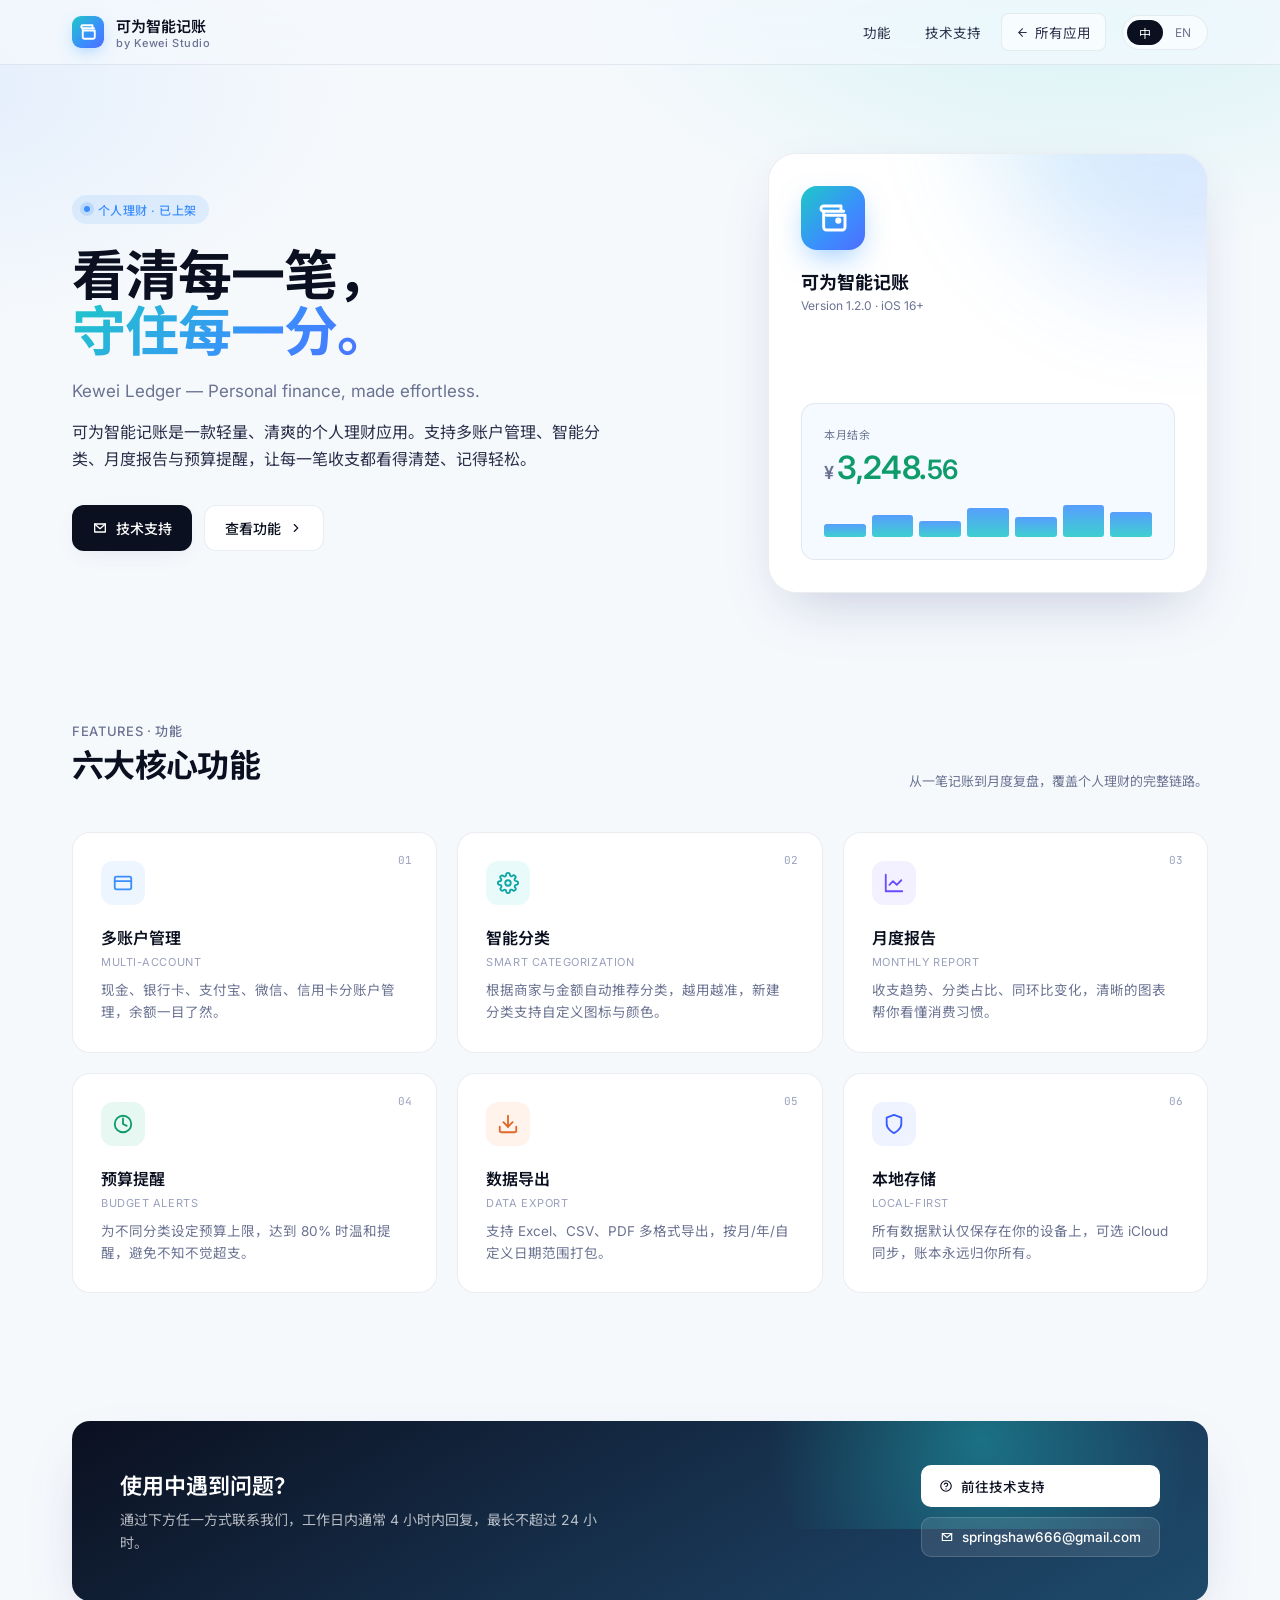
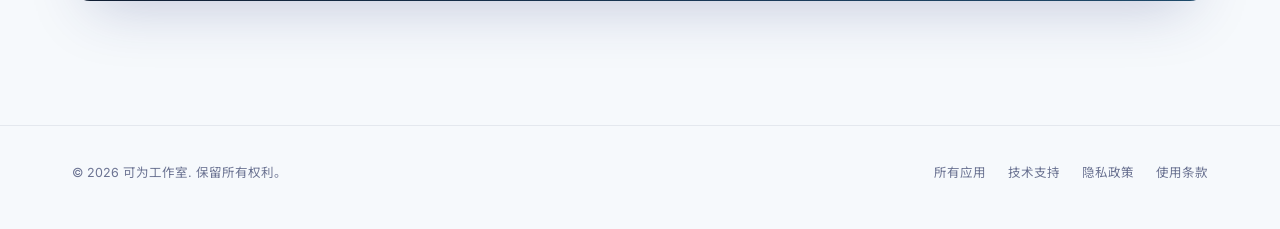
<file: 可为智能记账.html>
<!DOCTYPE html>
<html lang="zh-CN">
<head>
<meta charset="UTF-8" />
<meta name="viewport" content="width=device-width, initial-scale=1.0" />
<title>可为智能记账 · Kewei Ledger</title>
<link rel="preconnect" href="https://fonts.googleapis.com" />
<link rel="preconnect" href="https://fonts.gstatic.com" crossorigin />
<link href="https://fonts.googleapis.com/css2?family=Inter:wght@400;500;600;700&family=Noto+Sans+SC:wght@400;500;600;700&family=JetBrains+Mono:wght@400;500&display=swap" rel="stylesheet" />
<style>
  :root {
    --bg: #f6f9fc;
    --ink: #0b1020;
    --ink-2: #2a2f4a;
    --muted: #6b7392;
    --muted-2: #9aa1bd;
    --line: rgba(20, 30, 80, 0.08);
    --card: #ffffff;
    --brand: #1ec8c8;
    --brand-2: #3b8efd;
    --accent-grad: linear-gradient(135deg, #1ec8c8 0%, #3b8efd 60%, #4f6cff 100%);
    --soft-grad: radial-gradient(900px 500px at 85% -5%, rgba(30, 200, 200, 0.16), transparent 60%),
                 radial-gradient(700px 400px at -5% 10%, rgba(59, 142, 253, 0.10), transparent 60%);
    --shadow-sm: 0 1px 2px rgba(20, 30, 80, 0.04);
    --shadow-md: 0 6px 24px -8px rgba(30, 40, 100, 0.12);
    --shadow-lg: 0 24px 60px -20px rgba(40, 50, 120, 0.25);
    --radius: 18px;
  }
  * { box-sizing: border-box; }
  html, body {
    margin: 0; padding: 0;
    background: var(--bg);
    color: var(--ink);
    font-family: "Inter", "Noto Sans SC", -apple-system, "PingFang SC", "Microsoft YaHei", sans-serif;
    -webkit-font-smoothing: antialiased;
  }
  body { background-image: var(--soft-grad); background-attachment: fixed; min-height: 100vh; }
  .container { max-width: 1200px; margin: 0 auto; padding: 0 32px; }
  a { color: inherit; text-decoration: none; }

  /* Nav */
  .nav {
    position: sticky; top: 0; z-index: 50;
    backdrop-filter: saturate(180%) blur(14px);
    -webkit-backdrop-filter: saturate(180%) blur(14px);
    background: rgba(246, 249, 252, 0.72);
    border-bottom: 1px solid var(--line);
  }
  .nav-inner { display: flex; align-items: center; justify-content: space-between; height: 64px; }
  .brand { display: flex; align-items: center; gap: 12px; font-weight: 600; }
  .brand-logo {
    width: 32px; height: 32px; border-radius: 9px;
    background: var(--accent-grad);
    display: grid; place-items: center; color: white;
    box-shadow: 0 6px 18px -6px rgba(30, 142, 253, 0.55);
  }
  .brand-name { font-size: 15px; }
  .brand-name small { display: block; font-size: 11px; color: var(--muted); font-weight: 500; letter-spacing: 0.05em; }
  .nav-links { display: flex; align-items: center; gap: 6px; }
  .nav-links a {
    padding: 8px 14px; border-radius: 8px;
    font-size: 13.5px; color: var(--ink-2);
    transition: background 0.15s;
  }
  .nav-links a:hover { background: rgba(20, 30, 80, 0.05); }
  .back-link {
    display: inline-flex; align-items: center; gap: 6px;
    padding: 7px 14px; border-radius: 999px;
    border: 1px solid var(--line);
    background: rgba(255,255,255,0.6);
    font-size: 12.5px; color: var(--ink-2);
  }
  .back-link:hover { background: white; }
  .lang-toggle {
    display: inline-flex; align-items: center;
    padding: 4px; border: 1px solid var(--line);
    border-radius: 999px; background: rgba(255, 255, 255, 0.6);
    margin-left: 10px;
  }
  .lang-toggle button {
    border: none; background: transparent;
    padding: 4px 12px; font-size: 12px;
    font-family: inherit; cursor: pointer;
    border-radius: 999px; color: var(--muted);
    transition: all 0.18s;
  }
  .lang-toggle button.active { background: var(--ink); color: white; }

  /* Hero */
  .hero { padding: 88px 0 64px; }
  .hero-grid { display: grid; grid-template-columns: 1.15fr 1fr; gap: 64px; align-items: center; }
  .eyebrow {
    display: inline-flex; align-items: center; gap: 8px;
    padding: 6px 12px; border-radius: 999px;
    background: rgba(30, 142, 253, 0.10);
    color: var(--brand-2);
    font-size: 12px; font-weight: 500; letter-spacing: 0.04em;
    margin-bottom: 24px;
  }
  .eyebrow .dot {
    width: 6px; height: 6px; border-radius: 50%;
    background: var(--brand-2);
    box-shadow: 0 0 0 4px rgba(59, 142, 253, 0.18);
  }
  h1.hero-title {
    font-size: 54px; line-height: 1.05;
    font-weight: 700; letter-spacing: -0.02em;
    margin: 0 0 20px;
  }
  h1.hero-title .grad {
    background: var(--accent-grad);
    -webkit-background-clip: text; background-clip: text;
    -webkit-text-fill-color: transparent;
  }
  .hero-sub-en { font-size: 17px; color: var(--muted); margin: 0 0 18px; }
  .hero-desc {
    font-size: 16px; line-height: 1.7; color: var(--ink-2);
    max-width: 540px; margin: 0 0 32px; text-wrap: pretty;
  }
  .hero-actions { display: flex; gap: 12px; flex-wrap: wrap; }
  .btn {
    display: inline-flex; align-items: center; gap: 8px;
    padding: 12px 20px; border-radius: 12px;
    font-size: 14px; font-weight: 500;
    cursor: pointer; border: none; font-family: inherit;
    transition: transform 0.15s, box-shadow 0.15s;
  }
  .btn-primary { background: var(--ink); color: white; box-shadow: var(--shadow-md); }
  .btn-primary:hover { transform: translateY(-1px); box-shadow: var(--shadow-lg); }
  .btn-secondary { background: white; color: var(--ink); border: 1px solid var(--line); }
  .btn-secondary:hover { background: rgba(20, 30, 80, 0.02); }

  /* App preview */
  .app-preview { position: relative; aspect-ratio: 1/1; width: 100%; max-width: 440px; justify-self: end; }
  .app-card {
    position: absolute; inset: 0;
    background: white;
    border-radius: 28px;
    box-shadow: var(--shadow-lg);
    padding: 32px;
    display: flex; flex-direction: column;
    overflow: hidden;
    border: 1px solid var(--line);
  }
  .app-card::before {
    content: "";
    position: absolute; top: -60%; right: -40%;
    width: 90%; height: 90%;
    background: var(--accent-grad);
    border-radius: 50%;
    filter: blur(60px); opacity: 0.20;
    pointer-events: none;
  }
  .app-icon {
    width: 64px; height: 64px; border-radius: 16px;
    background: var(--accent-grad);
    display: grid; place-items: center; color: white;
    box-shadow: 0 12px 30px -8px rgba(30, 142, 253, 0.5);
    margin-bottom: 18px;
  }
  .app-card h3 { margin: 0 0 4px; font-size: 18px; }
  .app-card .ver { font-size: 12px; color: var(--muted); margin: 0 0 22px; }
  .balance-preview {
    margin-top: auto;
    background: #f4faff;
    border: 1px solid var(--line);
    border-radius: 14px;
    padding: 22px;
    position: relative;
  }
  .balance-label { font-size: 11px; color: var(--muted); letter-spacing: 0.05em; text-transform: uppercase; margin-bottom: 6px; }
  .balance-amount {
    font-size: 32px; font-weight: 600;
    letter-spacing: -0.02em;
    font-family: "Inter", monospace;
  }
  .balance-amount .currency { color: var(--muted); font-size: 18px; margin-right: 4px; }
  .balance-amount .pos { color: #0f9b6a; }
  .mini-chart {
    margin-top: 14px;
    display: flex; align-items: flex-end; gap: 6px;
    height: 36px;
  }
  .mini-chart .bar {
    flex: 1;
    background: linear-gradient(180deg, #3b8efd, #1ec8c8);
    border-radius: 3px;
    opacity: 0.85;
  }

  /* Section base */
  section { padding: 64px 0; }
  .section-head { display: flex; align-items: flex-end; justify-content: space-between; margin-bottom: 40px; gap: 24px; }
  .section-head .title-block h2 { font-size: 32px; letter-spacing: -0.02em; margin: 0 0 6px; font-weight: 700; }
  .section-head .title-block .en { font-size: 13px; color: var(--muted); font-weight: 500; letter-spacing: 0.05em; text-transform: uppercase; }
  .section-head .meta { font-size: 13px; color: var(--muted); max-width: 360px; text-align: right; line-height: 1.6; }

  /* Features */
  .features-grid { display: grid; grid-template-columns: repeat(3, 1fr); gap: 20px; }
  .feature {
    background: var(--card);
    border: 1px solid var(--line);
    border-radius: var(--radius);
    padding: 28px;
    transition: transform 0.2s, box-shadow 0.2s, border-color 0.2s;
    position: relative; overflow: hidden;
  }
  .feature:hover { transform: translateY(-2px); box-shadow: var(--shadow-md); border-color: rgba(30, 142, 253, 0.2); }
  .feature .num { position: absolute; top: 20px; right: 24px; font-size: 11px; color: var(--muted-2); font-family: "JetBrains Mono", monospace; }
  .feature .icon {
    width: 44px; height: 44px; border-radius: 12px;
    background: rgba(30, 142, 253, 0.08);
    color: var(--brand-2);
    display: grid; place-items: center; margin-bottom: 20px;
  }
  .feature:nth-child(2) .icon { background: rgba(30, 200, 200, 0.10); color: #0ea5a5; }
  .feature:nth-child(3) .icon { background: rgba(106, 76, 255, 0.08); color: #6a4cff; }
  .feature:nth-child(4) .icon { background: rgba(20, 184, 130, 0.10); color: #0f9b6a; }
  .feature:nth-child(5) .icon { background: rgba(255, 138, 61, 0.10); color: #e0682b; }
  .feature:nth-child(6) .icon { background: rgba(59, 91, 253, 0.08); color: #3b5bfd; }
  .feature h4 { margin: 0 0 6px; font-size: 16px; font-weight: 600; }
  .feature .en-label { font-size: 11px; color: var(--muted-2); margin-bottom: 10px; letter-spacing: 0.05em; text-transform: uppercase; }
  .feature p { margin: 0; font-size: 13.5px; line-height: 1.65; color: var(--muted); }

  /* Contact CTA */
  .cta-card {
    background: linear-gradient(150deg, #0b1020 0%, #1a3a5a 70%, #1e4a6a 100%);
    color: white;
    border-radius: var(--radius);
    padding: 44px 48px;
    display: grid;
    grid-template-columns: 1fr auto;
    gap: 32px;
    align-items: center;
    position: relative; overflow: hidden;
    box-shadow: var(--shadow-lg);
  }
  .cta-card::before {
    content: "";
    position: absolute; top: -40%; right: -10%;
    width: 60%; height: 100%;
    background: radial-gradient(circle, rgba(30, 200, 200, 0.4), transparent 60%);
    pointer-events: none;
  }
  .cta-card > * { position: relative; }
  .cta-card h3 { margin: 0 0 8px; font-size: 22px; font-weight: 600; }
  .cta-card p { margin: 0; font-size: 14px; line-height: 1.65; color: rgba(255,255,255,0.7); max-width: 480px; }
  .cta-actions { display: flex; gap: 10px; flex-direction: column; }
  .cta-actions a {
    display: inline-flex; align-items: center; gap: 8px;
    padding: 11px 18px; border-radius: 10px;
    background: white; color: var(--ink);
    font-size: 13.5px; font-weight: 500;
    white-space: nowrap;
    transition: transform 0.15s;
  }
  .cta-actions a:hover { transform: translateY(-1px); }
  .cta-actions a.ghost { background: rgba(255,255,255,0.1); color: white; border: 1px solid rgba(255,255,255,0.15); }

  /* Footer */
  footer { margin-top: 60px; padding: 36px 0 48px; border-top: 1px solid var(--line); }
  .footer-inner { display: flex; justify-content: space-between; align-items: center; font-size: 12.5px; color: var(--muted); gap: 20px; flex-wrap: wrap; }
  .footer-links { display: flex; gap: 22px; }
  .footer-links a:hover { color: var(--ink); }

  /* Lang */
  html[data-lang="en"] .cn { display: none; }
  html[data-lang="zh"] .en-only { display: none; }

  @media (max-width: 900px) {
    .hero-grid { grid-template-columns: 1fr; }
    .features-grid { grid-template-columns: repeat(2, 1fr); }
    h1.hero-title { font-size: 40px; }
    .cta-card { grid-template-columns: 1fr; }
  }
  @media (max-width: 600px) {
    .features-grid { grid-template-columns: 1fr; }
  }
</style>
</head>
<body>

<!-- Nav -->
<header class="nav">
  <div class="container nav-inner">
    <a class="brand" href="index.html">
      <div class="brand-logo">
        <svg width="18" height="18" viewBox="0 0 24 24" fill="none" stroke="currentColor" stroke-width="2.5" stroke-linecap="round" stroke-linejoin="round">
          <path d="M20 7H5a2 2 0 0 1 0-4h13v4z"/>
          <path d="M5 7v12a2 2 0 0 0 2 2h12a2 2 0 0 0 2-2v-9H7"/>
        </svg>
      </div>
      <div class="brand-name">
        <span class="cn">可为智能记账</span><span class="en-only">Kewei Ledger</span>
        <small>by Kewei Studio</small>
      </div>
    </a>
    <nav class="nav-links">
      <a href="#features"><span class="cn">功能</span><span class="en-only">Features</span></a>
      <a href="技术支持.html"><span class="cn">技术支持</span><span class="en-only">Support</span></a>
      <a class="back-link" href="index.html">
        <svg width="13" height="13" viewBox="0 0 24 24" fill="none" stroke="currentColor" stroke-width="2" stroke-linecap="round"><path d="M19 12H5M12 19l-7-7 7-7"/></svg>
        <span class="cn">所有应用</span><span class="en-only">All Apps</span>
      </a>
      <div class="lang-toggle">
        <button data-lang="zh" class="active">中</button>
        <button data-lang="en">EN</button>
      </div>
    </nav>
  </div>
</header>

<!-- Hero -->
<section class="hero">
  <div class="container hero-grid">
    <div>
      <div class="eyebrow">
        <span class="dot"></span>
        <span class="cn">个人理财 · 已上架</span>
        <span class="en-only">Personal Finance · Live</span>
      </div>
      <h1 class="hero-title">
        <span class="cn">看清每一笔，<br/><span class="grad">守住每一分。</span></span>
        <span class="en-only">Track every yuan.<br/><span class="grad">Save every cent.</span></span>
      </h1>
      <p class="hero-sub-en">
        <span class="cn">Kewei Ledger — Personal finance, made effortless.</span>
        <span class="en-only">可为智能记账 — 简单清晰的个人记账工具。</span>
      </p>
      <p class="hero-desc">
        <span class="cn">可为智能记账是一款轻量、清爽的个人理财应用。支持多账户管理、智能分类、月度报告与预算提醒，让每一笔收支都看得清楚、记得轻松。</span>
        <span class="en-only">Kewei Ledger is a clean, lightweight personal finance app. Multi-account management, smart categorization, monthly reports, and budget alerts — see exactly where your money goes.</span>
      </p>
      <div class="hero-actions">
        <a class="btn btn-primary" href="技术支持.html">
          <svg width="16" height="16" viewBox="0 0 24 24" fill="none" stroke="currentColor" stroke-width="2" stroke-linecap="round" stroke-linejoin="round"><path d="M4 6h16v12H4z"/><path d="m4 6 8 7 8-7"/></svg>
          <span class="cn">技术支持</span><span class="en-only">Support</span>
        </a>
        <a class="btn btn-secondary" href="#features">
          <span class="cn">查看功能</span><span class="en-only">View Features</span>
          <svg width="14" height="14" viewBox="0 0 24 24" fill="none" stroke="currentColor" stroke-width="2" stroke-linecap="round"><path d="m9 6 6 6-6 6"/></svg>
        </a>
      </div>
    </div>

    <div class="app-preview">
      <div class="app-card">
        <div class="app-icon">
          <svg width="32" height="32" viewBox="0 0 24 24" fill="none" stroke="currentColor" stroke-width="2.2" stroke-linecap="round" stroke-linejoin="round">
            <path d="M20 7H5a2 2 0 0 1 0-4h13v4z"/>
            <path d="M5 7v12a2 2 0 0 0 2 2h12a2 2 0 0 0 2-2v-9H7"/>
            <circle cx="16" cy="14" r="1.2" fill="currentColor"/>
          </svg>
        </div>
        <h3><span class="cn">可为智能记账</span><span class="en-only">Kewei Ledger</span></h3>
        <p class="ver">Version 1.2.0 · iOS 16+</p>
        <div class="balance-preview">
          <div class="balance-label"><span class="cn">本月结余</span><span class="en-only">Net This Month</span></div>
          <div class="balance-amount">
            <span class="pos"><span class="currency">¥</span>3,248.<small>56</small></span>
          </div>
          <div class="mini-chart">
            <div class="bar" style="height: 35%"></div>
            <div class="bar" style="height: 60%"></div>
            <div class="bar" style="height: 45%"></div>
            <div class="bar" style="height: 80%"></div>
            <div class="bar" style="height: 55%"></div>
            <div class="bar" style="height: 90%"></div>
            <div class="bar" style="height: 70%"></div>
          </div>
        </div>
      </div>
    </div>
  </div>
</section>

<!-- Features -->
<section id="features">
  <div class="container">
    <div class="section-head">
      <div class="title-block">
        <div class="en">FEATURES · <span class="cn">功能</span><span class="en-only">功能</span></div>
        <h2><span class="cn">六大核心功能</span><span class="en-only">Six core capabilities</span></h2>
      </div>
      <div class="meta">
        <span class="cn">从一笔记账到月度复盘，覆盖个人理财的完整链路。</span>
        <span class="en-only">From one quick entry to a monthly review — covers your full personal finance flow.</span>
      </div>
    </div>

    <div class="features-grid">
      <div class="feature">
        <span class="num">01</span>
        <div class="icon">
          <svg width="22" height="22" viewBox="0 0 24 24" fill="none" stroke="currentColor" stroke-width="2" stroke-linecap="round" stroke-linejoin="round"><rect x="3" y="5" width="18" height="14" rx="2"/><path d="M3 10h18"/></svg>
        </div>
        <h4><span class="cn">多账户管理</span><span class="en-only">Multi-Account</span></h4>
        <div class="en-label">Multi-Account</div>
        <p><span class="cn">现金、银行卡、支付宝、微信、信用卡分账户管理，余额一目了然。</span>
        <span class="en-only">Cash, bank, Alipay, WeChat Pay, credit cards — manage all balances at a glance.</span></p>
      </div>

      <div class="feature">
        <span class="num">02</span>
        <div class="icon">
          <svg width="22" height="22" viewBox="0 0 24 24" fill="none" stroke="currentColor" stroke-width="2" stroke-linecap="round" stroke-linejoin="round"><circle cx="12" cy="12" r="3"/><path d="M19.4 15a1.65 1.65 0 0 0 .33 1.82l.06.06a2 2 0 0 1-2.83 2.83l-.06-.06a1.65 1.65 0 0 0-1.82-.33 1.65 1.65 0 0 0-1 1.51V21a2 2 0 0 1-4 0v-.09a1.65 1.65 0 0 0-1-1.51 1.65 1.65 0 0 0-1.82.33l-.06.06a2 2 0 0 1-2.83-2.83l.06-.06a1.65 1.65 0 0 0 .33-1.82 1.65 1.65 0 0 0-1.51-1H3a2 2 0 0 1 0-4h.09a1.65 1.65 0 0 0 1.51-1 1.65 1.65 0 0 0-.33-1.82l-.06-.06a2 2 0 0 1 2.83-2.83l.06.06a1.65 1.65 0 0 0 1.82.33H9a1.65 1.65 0 0 0 1-1.51V3a2 2 0 0 1 4 0v.09a1.65 1.65 0 0 0 1 1.51 1.65 1.65 0 0 0 1.82-.33l.06-.06a2 2 0 0 1 2.83 2.83l-.06.06a1.65 1.65 0 0 0-.33 1.82V9a1.65 1.65 0 0 0 1.51 1H21a2 2 0 0 1 0 4h-.09a1.65 1.65 0 0 0-1.51 1z"/></svg>
        </div>
        <h4><span class="cn">智能分类</span><span class="en-only">Smart Categorization</span></h4>
        <div class="en-label">Smart Categorization</div>
        <p><span class="cn">根据商家与金额自动推荐分类，越用越准，新建分类支持自定义图标与颜色。</span>
        <span class="en-only">Auto-suggests categories from merchant &amp; amount — improves over time. Custom icons &amp; colors supported.</span></p>
      </div>

      <div class="feature">
        <span class="num">03</span>
        <div class="icon">
          <svg width="22" height="22" viewBox="0 0 24 24" fill="none" stroke="currentColor" stroke-width="2" stroke-linecap="round" stroke-linejoin="round"><path d="M3 3v18h18"/><path d="m7 14 4-4 4 4 5-5"/></svg>
        </div>
        <h4><span class="cn">月度报告</span><span class="en-only">Monthly Report</span></h4>
        <div class="en-label">Monthly Report</div>
        <p><span class="cn">收支趋势、分类占比、同环比变化，清晰的图表帮你看懂消费习惯。</span>
        <span class="en-only">Income/expense trends, category breakdowns, MoM/YoY changes — clear charts on your spending habits.</span></p>
      </div>

      <div class="feature">
        <span class="num">04</span>
        <div class="icon">
          <svg width="22" height="22" viewBox="0 0 24 24" fill="none" stroke="currentColor" stroke-width="2" stroke-linecap="round" stroke-linejoin="round"><circle cx="12" cy="12" r="9"/><path d="M12 6v6l4 2"/></svg>
        </div>
        <h4><span class="cn">预算提醒</span><span class="en-only">Budget Alerts</span></h4>
        <div class="en-label">Budget Alerts</div>
        <p><span class="cn">为不同分类设定预算上限，达到 80% 时温和提醒，避免不知不觉超支。</span>
        <span class="en-only">Set budget caps per category — get a friendly nudge at 80% to prevent overspending.</span></p>
      </div>

      <div class="feature">
        <span class="num">05</span>
        <div class="icon">
          <svg width="22" height="22" viewBox="0 0 24 24" fill="none" stroke="currentColor" stroke-width="2" stroke-linecap="round" stroke-linejoin="round"><path d="M21 15v4a2 2 0 0 1-2 2H5a2 2 0 0 1-2-2v-4"/><path d="m7 10 5 5 5-5"/><path d="M12 15V3"/></svg>
        </div>
        <h4><span class="cn">数据导出</span><span class="en-only">Data Export</span></h4>
        <div class="en-label">Data Export</div>
        <p><span class="cn">支持 Excel、CSV、PDF 多格式导出，按月/年/自定义日期范围打包。</span>
        <span class="en-only">Export to Excel, CSV, or PDF — packaged by month, year, or any custom range.</span></p>
      </div>

      <div class="feature">
        <span class="num">06</span>
        <div class="icon">
          <svg width="22" height="22" viewBox="0 0 24 24" fill="none" stroke="currentColor" stroke-width="2" stroke-linecap="round" stroke-linejoin="round"><path d="M12 22s8-4 8-10V5l-8-3-8 3v7c0 6 8 10 8 10z"/></svg>
        </div>
        <h4><span class="cn">本地存储</span><span class="en-only">Local-First</span></h4>
        <div class="en-label">Local-First</div>
        <p><span class="cn">所有数据默认仅保存在你的设备上，可选 iCloud 同步，账本永远归你所有。</span>
        <span class="en-only">All data stays on your device by default. Optional iCloud sync — your ledger, always yours.</span></p>
      </div>
    </div>
  </div>
</section>

<!-- CTA -->
<section>
  <div class="container">
    <div class="cta-card">
      <div>
        <h3><span class="cn">使用中遇到问题？</span><span class="en-only">Need help?</span></h3>
        <p>
          <span class="cn">通过下方任一方式联系我们，工作日内通常 4 小时内回复，最长不超过 24 小时。</span>
          <span class="en-only">Reach us through any channel below — we typically respond within 4 hours on business days, 24 hours at most.</span>
        </p>
      </div>
      <div class="cta-actions">
        <a href="技术支持.html">
          <svg width="14" height="14" viewBox="0 0 24 24" fill="none" stroke="currentColor" stroke-width="2" stroke-linecap="round" stroke-linejoin="round"><circle cx="12" cy="12" r="9"/><path d="M9.1 9a3 3 0 0 1 5.83 1c0 2-3 3-3 3M12 17h.01"/></svg>
          <span class="cn">前往技术支持</span><span class="en-only">Go to Support</span>
        </a>
        <a class="ghost" href="mailto:springshaw666@gmail.com">
          <svg width="14" height="14" viewBox="0 0 24 24" fill="none" stroke="currentColor" stroke-width="2" stroke-linecap="round" stroke-linejoin="round"><path d="M4 6h16v12H4z"/><path d="m4 6 8 7 8-7"/></svg>
          springshaw666@gmail.com
        </a>
      </div>
    </div>
  </div>
</section>

<!-- Footer -->
<footer>
  <div class="container footer-inner">
    <div>© 2026 <span class="cn">可为工作室</span><span class="en-only">Kewei Studio</span>. <span class="cn">保留所有权利。</span><span class="en-only">All rights reserved.</span></div>
    <div class="footer-links">
      <a href="index.html"><span class="cn">所有应用</span><span class="en-only">All Apps</span></a>
      <a href="技术支持.html"><span class="cn">技术支持</span><span class="en-only">Support</span></a>
      <a href="隐私政策.html"><span class="cn">隐私政策</span><span class="en-only">Privacy</span></a>
      <a href="使用条款.html"><span class="cn">使用条款</span><span class="en-only">Terms</span></a>
    </div>
  </div>
</footer>

<script>
  let LANG = 'zh';
  document.documentElement.setAttribute('data-lang', LANG);
  document.querySelectorAll('.lang-toggle button').forEach(btn => {
    btn.addEventListener('click', e => {
      e.preventDefault();
      LANG = btn.dataset.lang;
      document.documentElement.setAttribute('data-lang', LANG);
      document.querySelectorAll('.lang-toggle button').forEach(b => b.classList.toggle('active', b === btn));
    });
  });
</script>
</body>
</html>
</file>
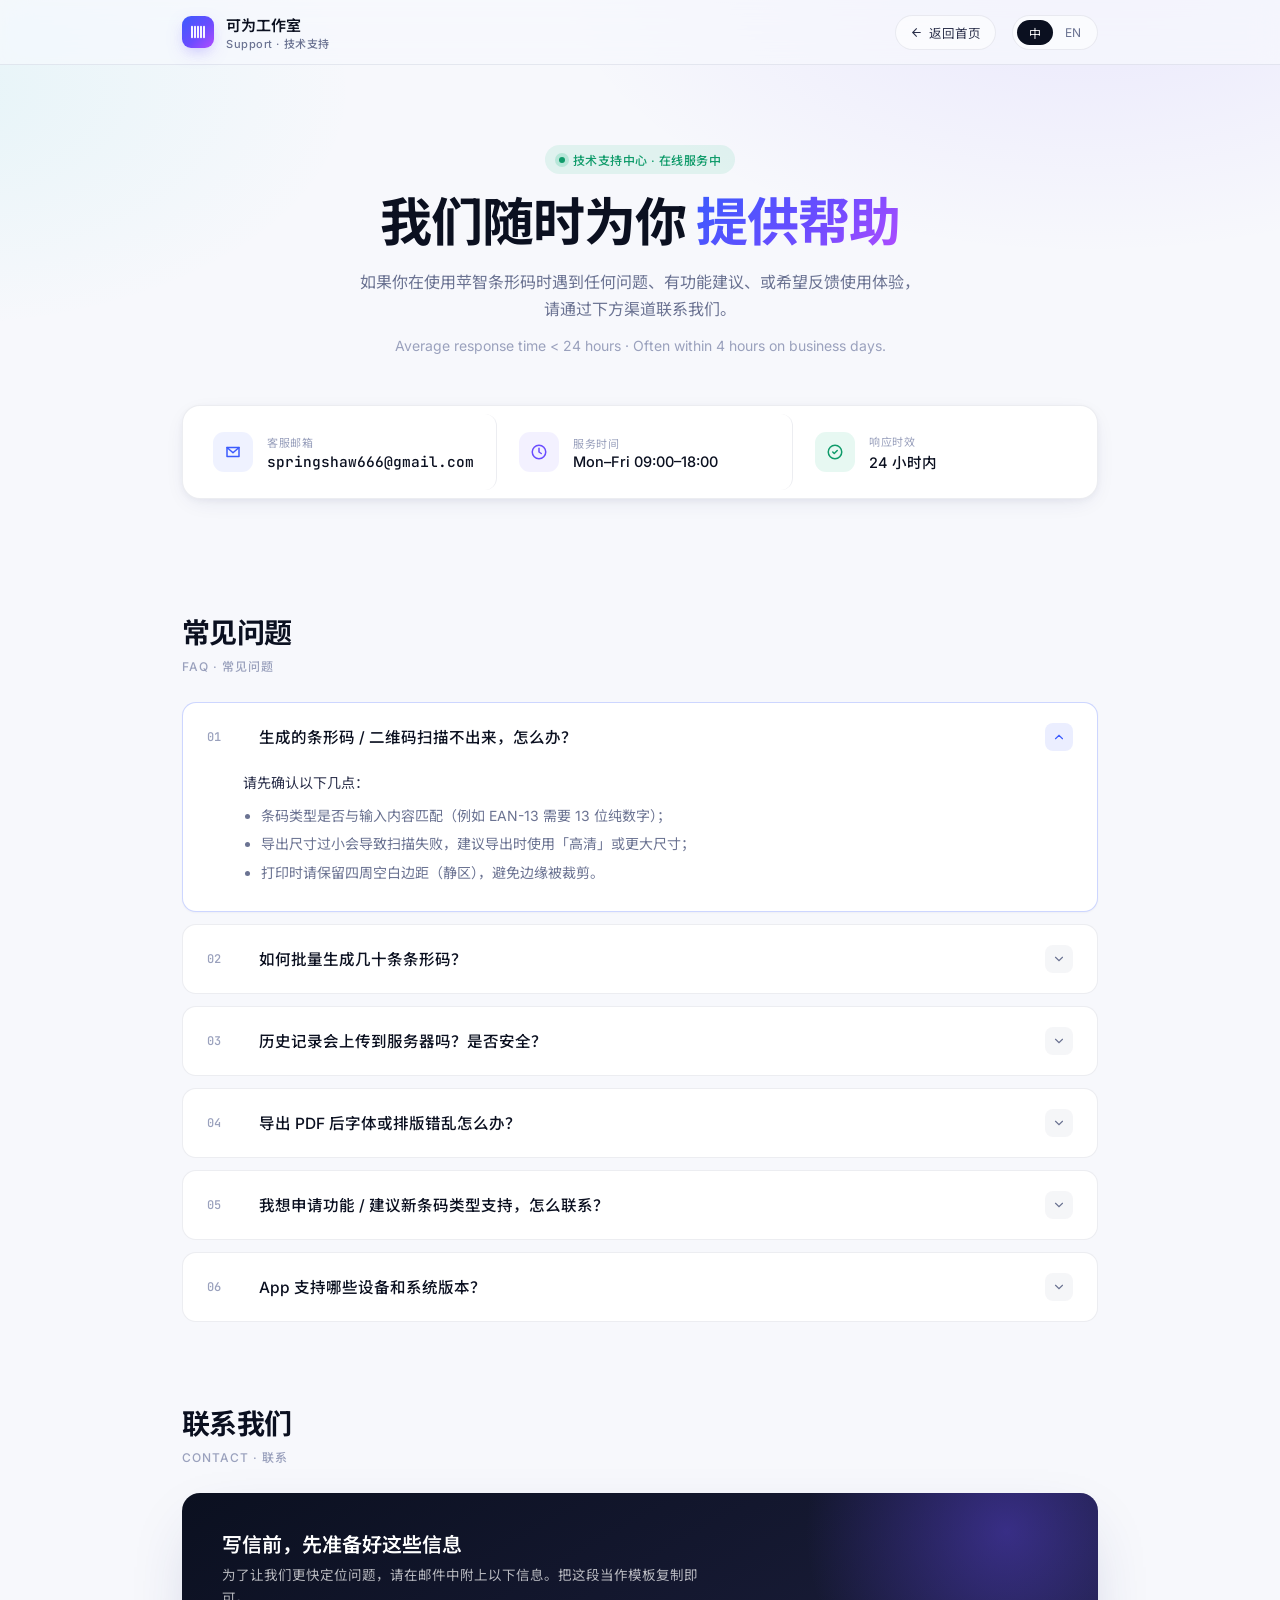
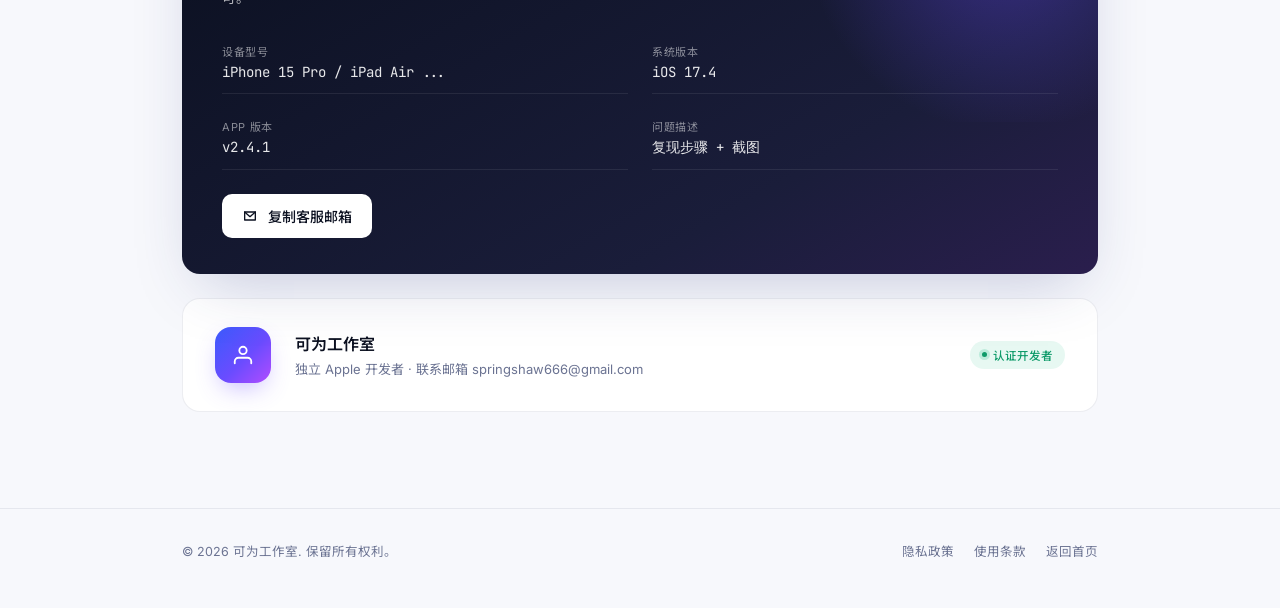
<file: 技术支持.html>
<!DOCTYPE html>
<html lang="zh-CN">
<head>
<meta charset="UTF-8" />
<meta name="viewport" content="width=device-width, initial-scale=1.0" />
<title>技术支持 · 苹智条形码 / Support · PinZhi Barcode</title>
<link rel="preconnect" href="https://fonts.googleapis.com" />
<link rel="preconnect" href="https://fonts.gstatic.com" crossorigin />
<link href="https://fonts.googleapis.com/css2?family=Inter:wght@400;500;600;700&family=Noto+Sans+SC:wght@400;500;600;700&family=JetBrains+Mono:wght@400;500&display=swap" rel="stylesheet" />
<style>
  :root {
    --bg: #f7f8fc;
    --ink: #0b1020;
    --ink-2: #2a2f4a;
    --muted: #6b7392;
    --muted-2: #9aa1bd;
    --line: rgba(20, 30, 80, 0.08);
    --line-2: rgba(20, 30, 80, 0.04);
    --card: #ffffff;
    --brand: #3b5bfd;
    --brand-2: #6a4cff;
    --accent-grad: linear-gradient(135deg, #3b5bfd 0%, #6a4cff 55%, #b14cff 100%);
    --soft-grad: radial-gradient(900px 500px at 85% -5%, rgba(106, 76, 255, 0.10), transparent 60%),
                 radial-gradient(700px 400px at -5% 10%, rgba(30, 200, 200, 0.08), transparent 60%);
    --shadow-sm: 0 1px 2px rgba(20, 30, 80, 0.04);
    --shadow-md: 0 6px 24px -8px rgba(30, 40, 100, 0.12), 0 2px 6px rgba(20, 30, 80, 0.04);
    --shadow-lg: 0 24px 60px -20px rgba(40, 50, 120, 0.25);
    --radius: 18px;
  }
  * { box-sizing: border-box; }
  html, body {
    margin: 0; padding: 0;
    background: var(--bg);
    color: var(--ink);
    font-family: "Inter", "Noto Sans SC", -apple-system, "PingFang SC", "Microsoft YaHei", sans-serif;
    -webkit-font-smoothing: antialiased;
    text-rendering: optimizeLegibility;
  }
  body {
    background-image: var(--soft-grad);
    background-attachment: fixed;
    min-height: 100vh;
  }
  .container { max-width: 980px; margin: 0 auto; padding: 0 32px; }
  a { color: inherit; text-decoration: none; }
  .mono { font-family: "JetBrains Mono", ui-monospace, Menlo, monospace; }

  /* Nav */
  .nav {
    position: sticky; top: 0; z-index: 50;
    backdrop-filter: saturate(180%) blur(14px);
    -webkit-backdrop-filter: saturate(180%) blur(14px);
    background: rgba(247, 248, 252, 0.72);
    border-bottom: 1px solid var(--line);
  }
  .nav-inner {
    display: flex; align-items: center; justify-content: space-between;
    height: 64px;
  }
  .brand {
    display: flex; align-items: center; gap: 12px;
    font-weight: 600;
  }
  .brand-logo {
    width: 32px; height: 32px; border-radius: 9px;
    background: var(--accent-grad);
    display: grid; place-items: center;
    color: white;
    box-shadow: 0 6px 18px -6px rgba(106, 76, 255, 0.55);
  }
  .brand-name { font-size: 15px; }
  .brand-name small { display: block; font-size: 11px; color: var(--muted); font-weight: 500; letter-spacing: 0.05em; }
  .back-link {
    display: inline-flex; align-items: center; gap: 6px;
    padding: 7px 14px; border-radius: 999px;
    border: 1px solid var(--line);
    background: rgba(255,255,255,0.6);
    font-size: 12.5px; color: var(--ink-2);
    transition: background 0.15s;
  }
  .back-link:hover { background: white; }
  .lang-toggle {
    display: inline-flex; align-items: center;
    padding: 4px; border: 1px solid var(--line);
    border-radius: 999px; background: rgba(255, 255, 255, 0.6);
    margin-left: 10px;
  }
  .lang-toggle button {
    border: none; background: transparent;
    padding: 4px 12px; font-size: 12px;
    font-family: inherit; cursor: pointer;
    border-radius: 999px; color: var(--muted);
    transition: all 0.18s;
  }
  .lang-toggle button.active { background: var(--ink); color: white; }

  /* Header */
  header.page-head {
    padding: 80px 0 48px;
    text-align: center;
    position: relative;
  }
  .eyebrow {
    display: inline-flex; align-items: center; gap: 8px;
    padding: 6px 14px; border-radius: 999px;
    background: rgba(20, 184, 130, 0.10);
    color: #0f9b6a;
    font-size: 12px; font-weight: 500; letter-spacing: 0.04em;
    margin-bottom: 22px;
  }
  .eyebrow .dot {
    width: 6px; height: 6px; border-radius: 50%;
    background: #0f9b6a;
    box-shadow: 0 0 0 4px rgba(20, 184, 130, 0.2);
  }
  h1 {
    font-size: 52px; line-height: 1.05; font-weight: 700;
    letter-spacing: -0.02em; margin: 0 0 18px;
  }
  h1 .grad {
    background: var(--accent-grad);
    -webkit-background-clip: text; background-clip: text;
    -webkit-text-fill-color: transparent;
  }
  .page-head .sub {
    font-size: 16px; color: var(--muted); max-width: 560px;
    margin: 0 auto; line-height: 1.7; text-wrap: pretty;
  }
  .page-head .sub-en {
    font-size: 14px; color: var(--muted-2); margin: 12px auto 0;
    max-width: 560px; line-height: 1.6;
  }

  /* Quick contact strip */
  .quick-strip {
    margin: 48px 0 0;
    background: var(--card);
    border: 1px solid var(--line);
    border-radius: var(--radius);
    padding: 8px;
    display: grid;
    grid-template-columns: 1fr 1fr 1fr;
    box-shadow: var(--shadow-md);
  }
  .quick-item {
    display: flex; align-items: center; gap: 14px;
    padding: 18px 22px;
    border-right: 1px solid var(--line);
    transition: background 0.15s;
    cursor: pointer; user-select: none;
    border-radius: 12px;
  }
  .quick-item:last-child { border-right: none; }
  .quick-item:hover { background: rgba(20, 30, 80, 0.025); }
  .quick-item .ic {
    width: 40px; height: 40px; border-radius: 11px;
    background: rgba(59, 91, 253, 0.08);
    color: var(--brand);
    display: grid; place-items: center; flex-shrink: 0;
  }
  .quick-item:nth-child(2) .ic { background: rgba(106, 76, 255, 0.08); color: var(--brand-2); }
  .quick-item:nth-child(3) .ic { background: rgba(20, 184, 130, 0.10); color: #0f9b6a; }
  .quick-item .label {
    font-size: 11px; color: var(--muted-2);
    letter-spacing: 0.06em; text-transform: uppercase;
    margin-bottom: 2px;
  }
  .quick-item .value {
    font-size: 14.5px; font-weight: 500;
    font-family: "JetBrains Mono", "Inter", monospace;
  }
  .quick-item .value.plain { font-family: "Inter", "Noto Sans SC", sans-serif; }

  /* Sections */
  section { padding: 64px 0 16px; }
  section h2 {
    font-size: 28px; letter-spacing: -0.02em; margin: 0 0 6px;
    font-weight: 700;
  }
  section .section-en {
    font-size: 12px; color: var(--muted-2); letter-spacing: 0.08em;
    text-transform: uppercase; margin-bottom: 28px;
    font-weight: 500;
  }

  /* FAQ */
  .faq {
    display: flex; flex-direction: column; gap: 12px;
  }
  details.faq-item {
    background: var(--card);
    border: 1px solid var(--line);
    border-radius: 14px;
    padding: 0;
    transition: border-color 0.2s, box-shadow 0.2s;
    overflow: hidden;
  }
  details.faq-item[open] {
    border-color: rgba(59, 91, 253, 0.25);
    box-shadow: var(--shadow-sm);
  }
  details.faq-item summary {
    padding: 20px 24px;
    cursor: pointer;
    list-style: none;
    display: flex; align-items: center; justify-content: space-between;
    gap: 24px;
    font-size: 15.5px; font-weight: 500;
  }
  details.faq-item summary::-webkit-details-marker { display: none; }
  details.faq-item summary .q-num {
    font-family: "JetBrains Mono", monospace;
    color: var(--muted-2);
    font-size: 12px;
    margin-right: 14px;
  }
  details.faq-item summary .q-text { flex: 1; line-height: 1.5; }
  details.faq-item summary .chev {
    width: 28px; height: 28px;
    border-radius: 8px;
    background: rgba(20, 30, 80, 0.04);
    display: grid; place-items: center;
    color: var(--muted);
    flex-shrink: 0;
    transition: transform 0.2s, background 0.2s, color 0.2s;
  }
  details.faq-item[open] summary .chev {
    transform: rotate(180deg);
    background: rgba(59, 91, 253, 0.1);
    color: var(--brand);
  }
  details.faq-item .answer {
    padding: 0 24px 22px 60px;
    font-size: 14px;
    line-height: 1.75;
    color: var(--ink-2);
  }
  details.faq-item .answer p { margin: 0 0 8px; }
  details.faq-item .answer p:last-child { margin-bottom: 0; }
  details.faq-item .answer ul { margin: 8px 0 0; padding-left: 18px; color: var(--muted); }
  details.faq-item .answer ul li { margin-bottom: 4px; }
  details.faq-item .answer code {
    background: rgba(59, 91, 253, 0.07);
    color: var(--brand);
    padding: 1px 6px; border-radius: 5px;
    font-size: 12.5px;
    font-family: "JetBrains Mono", monospace;
  }

  /* Help template card */
  .help-template {
    margin-top: 28px;
    background: linear-gradient(150deg, #0b1020 0%, #1a1d3a 70%, #2a1e4d 100%);
    color: white;
    border-radius: var(--radius);
    padding: 36px 40px;
    position: relative; overflow: hidden;
    box-shadow: var(--shadow-lg);
  }
  .help-template::before {
    content: "";
    position: absolute; top: -40%; right: -20%;
    width: 60%; height: 100%;
    background: radial-gradient(circle, rgba(106, 76, 255, 0.4), transparent 60%);
    pointer-events: none;
  }
  .help-template > * { position: relative; z-index: 1; }
  .help-template h3 {
    margin: 0 0 6px; font-size: 20px; font-weight: 600;
  }
  .help-template .lead {
    color: rgba(255,255,255,0.7); margin: 0 0 22px;
    font-size: 13.5px; line-height: 1.65;
    max-width: 480px;
  }
  .template-grid {
    display: grid; grid-template-columns: 1fr 1fr;
    gap: 12px 24px;
  }
  .template-row {
    display: flex; flex-direction: column; gap: 4px;
    padding: 12px 0;
    border-bottom: 1px solid rgba(255,255,255,0.08);
  }
  .template-row .k {
    font-size: 11px; letter-spacing: 0.06em;
    color: rgba(255,255,255,0.5);
    text-transform: uppercase;
  }
  .template-row .v {
    font-size: 14px;
    font-family: "JetBrains Mono", monospace;
    color: rgba(255,255,255,0.9);
  }
  .copy-mail {
    margin-top: 24px;
    display: inline-flex; align-items: center; gap: 10px;
    padding: 12px 20px;
    background: white; color: var(--ink);
    border: none; border-radius: 10px;
    font-size: 14px; font-weight: 500;
    font-family: inherit;
    cursor: pointer;
    transition: transform 0.15s, box-shadow 0.15s;
  }
  .copy-mail:hover { transform: translateY(-1px); box-shadow: 0 10px 30px -10px rgba(106, 76, 255, 0.5); }

  /* Developer mini-card */
  .dev-mini {
    margin-top: 24px;
    background: var(--card);
    border: 1px solid var(--line);
    border-radius: var(--radius);
    padding: 28px 32px;
    display: flex; align-items: center; gap: 24px;
  }
  .dev-mini .ic {
    width: 56px; height: 56px; border-radius: 16px;
    background: var(--accent-grad);
    display: grid; place-items: center; color: white;
    flex-shrink: 0;
    box-shadow: 0 10px 26px -8px rgba(106, 76, 255, 0.45);
  }
  .dev-mini h4 { margin: 0 0 4px; font-size: 16px; font-weight: 600; }
  .dev-mini p { margin: 0; font-size: 13px; color: var(--muted); line-height: 1.55; }
  .dev-mini .pill {
    display: inline-flex; align-items: center; gap: 6px;
    padding: 6px 12px; border-radius: 999px;
    background: rgba(20, 184, 130, 0.10);
    color: #0f9b6a;
    font-size: 11.5px; font-weight: 500;
    margin-left: auto;
    flex-shrink: 0;
  }
  .dev-mini .pill .dot {
    width: 5px; height: 5px; border-radius: 50%;
    background: #0f9b6a;
    box-shadow: 0 0 0 3px rgba(20, 184, 130, 0.2);
  }

  /* Footer */
  footer {
    margin-top: 80px;
    padding: 32px 0 48px;
    border-top: 1px solid var(--line);
  }
  .footer-inner {
    display: flex; justify-content: space-between; align-items: center;
    font-size: 12.5px; color: var(--muted);
    gap: 20px; flex-wrap: wrap;
  }
  .footer-links { display: flex; gap: 20px; }
  .footer-links a:hover { color: var(--ink); }

  /* Lang toggle */
  html[data-lang="en"] .cn { display: none; }
  html[data-lang="zh"] .en-only { display: none; }

  /* Toast */
  .toast {
    position: fixed; bottom: 32px; left: 50%;
    transform: translateX(-50%) translateY(20px);
    background: var(--ink); color: white;
    padding: 12px 20px; border-radius: 10px;
    font-size: 13px; opacity: 0;
    pointer-events: none;
    transition: opacity 0.25s, transform 0.25s;
    box-shadow: var(--shadow-lg);
    z-index: 100;
  }
  .toast.show { opacity: 1; transform: translateX(-50%) translateY(0); }
</style>
</head>
<body>

<!-- ============== NAV ============== -->
<header class="nav">
  <div class="container nav-inner">
    <a class="brand" href="index.html">
      <div class="brand-logo">
        <svg width="18" height="18" viewBox="0 0 24 24" fill="none" stroke="currentColor" stroke-width="2.5" stroke-linecap="round">
          <path d="M4 5v14M8 5v14M12 5v14M16 5v14M20 5v14"/>
        </svg>
      </div>
      <div class="brand-name">
        <span class="cn">可为工作室</span><span class="en-only">Kewei Studio</span>
        <small>Support · 技术支持</small>
      </div>
    </a>
    <div style="display:flex; align-items:center; gap:6px;">
      <a class="back-link" href="index.html">
        <svg width="13" height="13" viewBox="0 0 24 24" fill="none" stroke="currentColor" stroke-width="2" stroke-linecap="round"><path d="M19 12H5M12 19l-7-7 7-7"/></svg>
        <span class="cn">返回首页</span><span class="en-only">Back to Home</span>
      </a>
      <div class="lang-toggle">
        <button data-lang="zh" class="active">中</button>
        <button data-lang="en">EN</button>
      </div>
    </div>
  </div>
</header>

<!-- ============== HEADER ============== -->
<header class="page-head">
  <div class="container">
    <div class="eyebrow">
      <span class="dot"></span>
      <span class="cn">技术支持中心 · 在线服务中</span>
      <span class="en-only">Support Center · Online</span>
    </div>
    <h1>
      <span class="cn">我们随时为你 <span class="grad">提供帮助</span></span>
      <span class="en-only">Here to <span class="grad">help</span> — anytime</span>
    </h1>
    <p class="sub">
      <span class="cn">如果你在使用苹智条形码时遇到任何问题、有功能建议、或希望反馈使用体验，请通过下方渠道联系我们。</span>
      <span class="en-only">For any issues, feature suggestions, or feedback about PinZhi Barcode, please reach out via the channels below.</span>
    </p>
    <p class="sub-en">
      <span class="cn">Average response time &lt; 24 hours · Often within 4 hours on business days.</span>
      <span class="en-only">平均响应时间 &lt; 24 小时，工作日内通常 4 小时内回复。</span>
    </p>

    <!-- Quick contact strip -->
    <div class="quick-strip">
      <div class="quick-item" onclick="copyText('springshaw666@gmail.com')">
        <div class="ic">
          <svg width="18" height="18" viewBox="0 0 24 24" fill="none" stroke="currentColor" stroke-width="2" stroke-linecap="round" stroke-linejoin="round"><path d="M4 6h16v12H4z"/><path d="m4 6 8 7 8-7"/></svg>
        </div>
        <div style="text-align:left;">
          <div class="label"><span class="cn">客服邮箱</span><span class="en-only">Support Email</span></div>
          <div class="value">springshaw666@gmail.com</div>
        </div>
      </div>
      <div class="quick-item">
        <div class="ic">
          <svg width="18" height="18" viewBox="0 0 24 24" fill="none" stroke="currentColor" stroke-width="2" stroke-linecap="round" stroke-linejoin="round"><circle cx="12" cy="12" r="9"/><path d="M12 7v5l3 2"/></svg>
        </div>
        <div style="text-align:left;">
          <div class="label"><span class="cn">服务时间</span><span class="en-only">Service Hours</span></div>
          <div class="value plain">Mon–Fri 09:00–18:00</div>
        </div>
      </div>
      <div class="quick-item">
        <div class="ic">
          <svg width="18" height="18" viewBox="0 0 24 24" fill="none" stroke="currentColor" stroke-width="2" stroke-linecap="round" stroke-linejoin="round"><circle cx="12" cy="12" r="9"/><path d="m9 12 2 2 4-4"/></svg>
        </div>
        <div style="text-align:left;">
          <div class="label"><span class="cn">响应时效</span><span class="en-only">Response Time</span></div>
          <div class="value plain"><span class="cn">24 小时内</span><span class="en-only">Within 24h</span></div>
        </div>
      </div>
    </div>
  </div>
</header>

<!-- ============== FAQ ============== -->
<section>
  <div class="container">
    <h2><span class="cn">常见问题</span><span class="en-only">Frequently Asked Questions</span></h2>
    <div class="section-en">FAQ · <span class="cn">常见问题</span><span class="en-only">常见问题</span></div>

    <div class="faq">
      <details class="faq-item" open>
        <summary>
          <span class="q-num">01</span>
          <span class="q-text"><span class="cn">生成的条形码 / 二维码扫描不出来，怎么办？</span><span class="en-only">My generated barcode / QR code can't be scanned. What should I do?</span></span>
          <span class="chev">
            <svg width="14" height="14" viewBox="0 0 24 24" fill="none" stroke="currentColor" stroke-width="2" stroke-linecap="round"><path d="m6 9 6 6 6-6"/></svg>
          </span>
        </summary>
        <div class="answer">
          <p><span class="cn">请先确认以下几点：</span><span class="en-only">Please check the following:</span></p>
          <ul>
            <li><span class="cn">条码类型是否与输入内容匹配（例如 EAN-13 需要 13 位纯数字）；</span><span class="en-only">The barcode type matches your input (e.g. EAN-13 requires 13 digits).</span></li>
            <li><span class="cn">导出尺寸过小会导致扫描失败，建议导出时使用「高清」或更大尺寸；</span><span class="en-only">Small export sizes can fail to scan. Use "HD" or a larger size when exporting.</span></li>
            <li><span class="cn">打印时请保留四周空白边距（静区），避免边缘被裁剪。</span><span class="en-only">When printing, keep the quiet zone (margins) intact — don't crop the edges.</span></li>
          </ul>
        </div>
      </details>

      <details class="faq-item">
        <summary>
          <span class="q-num">02</span>
          <span class="q-text"><span class="cn">如何批量生成几十条条形码？</span><span class="en-only">How do I batch-generate dozens of barcodes?</span></span>
          <span class="chev">
            <svg width="14" height="14" viewBox="0 0 24 24" fill="none" stroke="currentColor" stroke-width="2" stroke-linecap="round"><path d="m6 9 6 6 6-6"/></svg>
          </span>
        </summary>
        <div class="answer">
          <p><span class="cn">在首页点击「批量生成」，可以导入 <code>.xlsx</code> 或 <code>.csv</code> 文件，每行一条记录。系统会自动按行生成条形码并支持一键导出为 PDF 或 Excel。</span>
            <span class="en-only">Tap "Batch" on the home screen and import an <code>.xlsx</code> or <code>.csv</code> — one record per row. The app generates a barcode per row and exports to PDF or Excel in one tap.</span></p>
        </div>
      </details>

      <details class="faq-item">
        <summary>
          <span class="q-num">03</span>
          <span class="q-text"><span class="cn">历史记录会上传到服务器吗？是否安全？</span><span class="en-only">Is my history uploaded to a server? Is it safe?</span></span>
          <span class="chev">
            <svg width="14" height="14" viewBox="0 0 24 24" fill="none" stroke="currentColor" stroke-width="2" stroke-linecap="round"><path d="m6 9 6 6 6-6"/></svg>
          </span>
        </summary>
        <div class="answer">
          <p><span class="cn">不会。所有生成与扫描记录默认仅保存在你的设备本地，App 不会上传任何条码内容、扫描结果或个人信息至服务器。详情可参考我们的隐私政策。</span>
            <span class="en-only">No. All generation and scan history is stored locally on your device by default. The app does not upload any barcode content, scan results, or personal info to any server. See our Privacy Policy for details.</span></p>
        </div>
      </details>

      <details class="faq-item">
        <summary>
          <span class="q-num">04</span>
          <span class="q-text"><span class="cn">导出 PDF 后字体或排版错乱怎么办？</span><span class="en-only">My PDF export has font or layout issues. What now?</span></span>
          <span class="chev">
            <svg width="14" height="14" viewBox="0 0 24 24" fill="none" stroke="currentColor" stroke-width="2" stroke-linecap="round"><path d="m6 9 6 6 6-6"/></svg>
          </span>
        </summary>
        <div class="answer">
          <p><span class="cn">请尝试更新到最新版本，或在「设置 → 导出」中切换页面尺寸（A4 / Letter）并重试。若问题仍存在，请将问题文件与设备型号一并发送至客服邮箱。</span>
            <span class="en-only">Try updating to the latest version, or switch the page size (A4 / Letter) under Settings → Export. If the issue persists, email the file with your device model to our support address.</span></p>
        </div>
      </details>

      <details class="faq-item">
        <summary>
          <span class="q-num">05</span>
          <span class="q-text"><span class="cn">我想申请功能 / 建议新条码类型支持，怎么联系？</span><span class="en-only">How can I request a feature or new barcode type?</span></span>
          <span class="chev">
            <svg width="14" height="14" viewBox="0 0 24 24" fill="none" stroke="currentColor" stroke-width="2" stroke-linecap="round"><path d="m6 9 6 6 6-6"/></svg>
          </span>
        </summary>
        <div class="answer">
          <p><span class="cn">非常欢迎！请发送邮件至 <code>springshaw666@gmail.com</code>，主题写明「功能建议」，简要描述使用场景与期望效果即可。每一封建议邮件我们都会认真阅读。</span>
            <span class="en-only">Very welcome! Email <code>springshaw666@gmail.com</code> with the subject "Feature Request" and briefly describe your use case. We read every message.</span></p>
        </div>
      </details>

      <details class="faq-item">
        <summary>
          <span class="q-num">06</span>
          <span class="q-text"><span class="cn">App 支持哪些设备和系统版本？</span><span class="en-only">Which devices and OS versions are supported?</span></span>
          <span class="chev">
            <svg width="14" height="14" viewBox="0 0 24 24" fill="none" stroke="currentColor" stroke-width="2" stroke-linecap="round"><path d="m6 9 6 6 6-6"/></svg>
          </span>
        </summary>
        <div class="answer">
          <p><span class="cn">当前版本 v2.4.1 支持运行 iOS 16 及以上、iPadOS 16 及以上的所有 iPhone 与 iPad 设备。</span>
            <span class="en-only">Version 2.4.1 supports all iPhone and iPad devices running iOS 16+ and iPadOS 16+.</span></p>
        </div>
      </details>
    </div>
  </div>
</section>

<!-- ============== HELP TEMPLATE ============== -->
<section>
  <div class="container">
    <h2><span class="cn">联系我们</span><span class="en-only">Contact us</span></h2>
    <div class="section-en">CONTACT · <span class="cn">联系</span><span class="en-only">联系</span></div>

    <div class="help-template">
      <h3><span class="cn">写信前，先准备好这些信息</span><span class="en-only">Before you write — please gather these</span></h3>
      <p class="lead">
        <span class="cn">为了让我们更快定位问题，请在邮件中附上以下信息。把这段当作模板复制即可。</span>
        <span class="en-only">To help us resolve your issue faster, please include the following in your email. Feel free to copy this as a template.</span>
      </p>

      <div class="template-grid">
        <div class="template-row">
          <span class="k"><span class="cn">设备型号</span><span class="en-only">Device Model</span></span>
          <span class="v">iPhone 15 Pro / iPad Air ...</span>
        </div>
        <div class="template-row">
          <span class="k"><span class="cn">系统版本</span><span class="en-only">OS Version</span></span>
          <span class="v">iOS 17.4</span>
        </div>
        <div class="template-row">
          <span class="k"><span class="cn">App 版本</span><span class="en-only">App Version</span></span>
          <span class="v">v2.4.1</span>
        </div>
        <div class="template-row">
          <span class="k"><span class="cn">问题描述</span><span class="en-only">Issue Description</span></span>
          <span class="v"><span class="cn">复现步骤 + 截图</span><span class="en-only">Steps to reproduce + screenshots</span></span>
        </div>
      </div>

      <button class="copy-mail" onclick="copyText('springshaw666@gmail.com')">
        <svg width="16" height="16" viewBox="0 0 24 24" fill="none" stroke="currentColor" stroke-width="2" stroke-linecap="round" stroke-linejoin="round"><path d="M4 6h16v12H4z"/><path d="m4 6 8 7 8-7"/></svg>
        <span class="cn">复制客服邮箱</span><span class="en-only">Copy support email</span>
      </button>
    </div>

    <!-- Developer mini -->
    <div class="dev-mini">
      <div class="ic">
        <svg width="22" height="22" viewBox="0 0 24 24" fill="none" stroke="currentColor" stroke-width="2" stroke-linecap="round" stroke-linejoin="round"><path d="M3 21v-2a4 4 0 0 1 4-4h10a4 4 0 0 1 4 4v2"/><circle cx="12" cy="7" r="4"/></svg>
      </div>
      <div>
        <h4><span class="cn">可为工作室</span><span class="en-only">Kewei Studio</span></h4>
        <p>
          <span class="cn">独立 Apple 开发者 · 联系邮箱 springshaw666@gmail.com</span>
          <span class="en-only">Independent Apple Developer · Contact springshaw666@gmail.com</span>
        </p>
      </div>
      <span class="pill">
        <span class="dot"></span>
        <span class="cn">认证开发者</span><span class="en-only">Verified</span>
      </span>
    </div>
  </div>
</section>

<!-- ============== FOOTER ============== -->
<footer>
  <div class="container footer-inner">
    <div>
      © 2026 <span class="cn">可为工作室</span><span class="en-only">Kewei Studio</span>.
      <span class="cn">保留所有权利。</span><span class="en-only">All rights reserved.</span>
    </div>
    <div class="footer-links">
      <a href="隐私政策.html"><span class="cn">隐私政策</span><span class="en-only">Privacy</span></a>
      <a href="使用条款.html"><span class="cn">使用条款</span><span class="en-only">Terms</span></a>
      <a href="index.html"><span class="cn">返回首页</span><span class="en-only">Home</span></a>
    </div>
  </div>
</footer>

<div class="toast" id="toast"></div>

<script>
  let LANG = 'zh';
  document.documentElement.setAttribute('data-lang', LANG);
  document.querySelectorAll('.lang-toggle button').forEach(btn => {
    btn.addEventListener('click', () => {
      LANG = btn.dataset.lang;
      document.documentElement.setAttribute('data-lang', LANG);
      document.querySelectorAll('.lang-toggle button').forEach(b => b.classList.toggle('active', b === btn));
    });
  });

  async function copyText(text) {
    try {
      await navigator.clipboard.writeText(text);
      showToast(LANG === 'zh' ? '✓ 已复制：' + text : '✓ Copied: ' + text);
    } catch {
      showToast(text);
    }
  }

  function showToast(msg) {
    const t = document.getElementById('toast');
    t.textContent = msg;
    t.classList.add('show');
    clearTimeout(window.__toastTm);
    window.__toastTm = setTimeout(() => t.classList.remove('show'), 2200);
  }
</script>

</body>
</html>
</file>
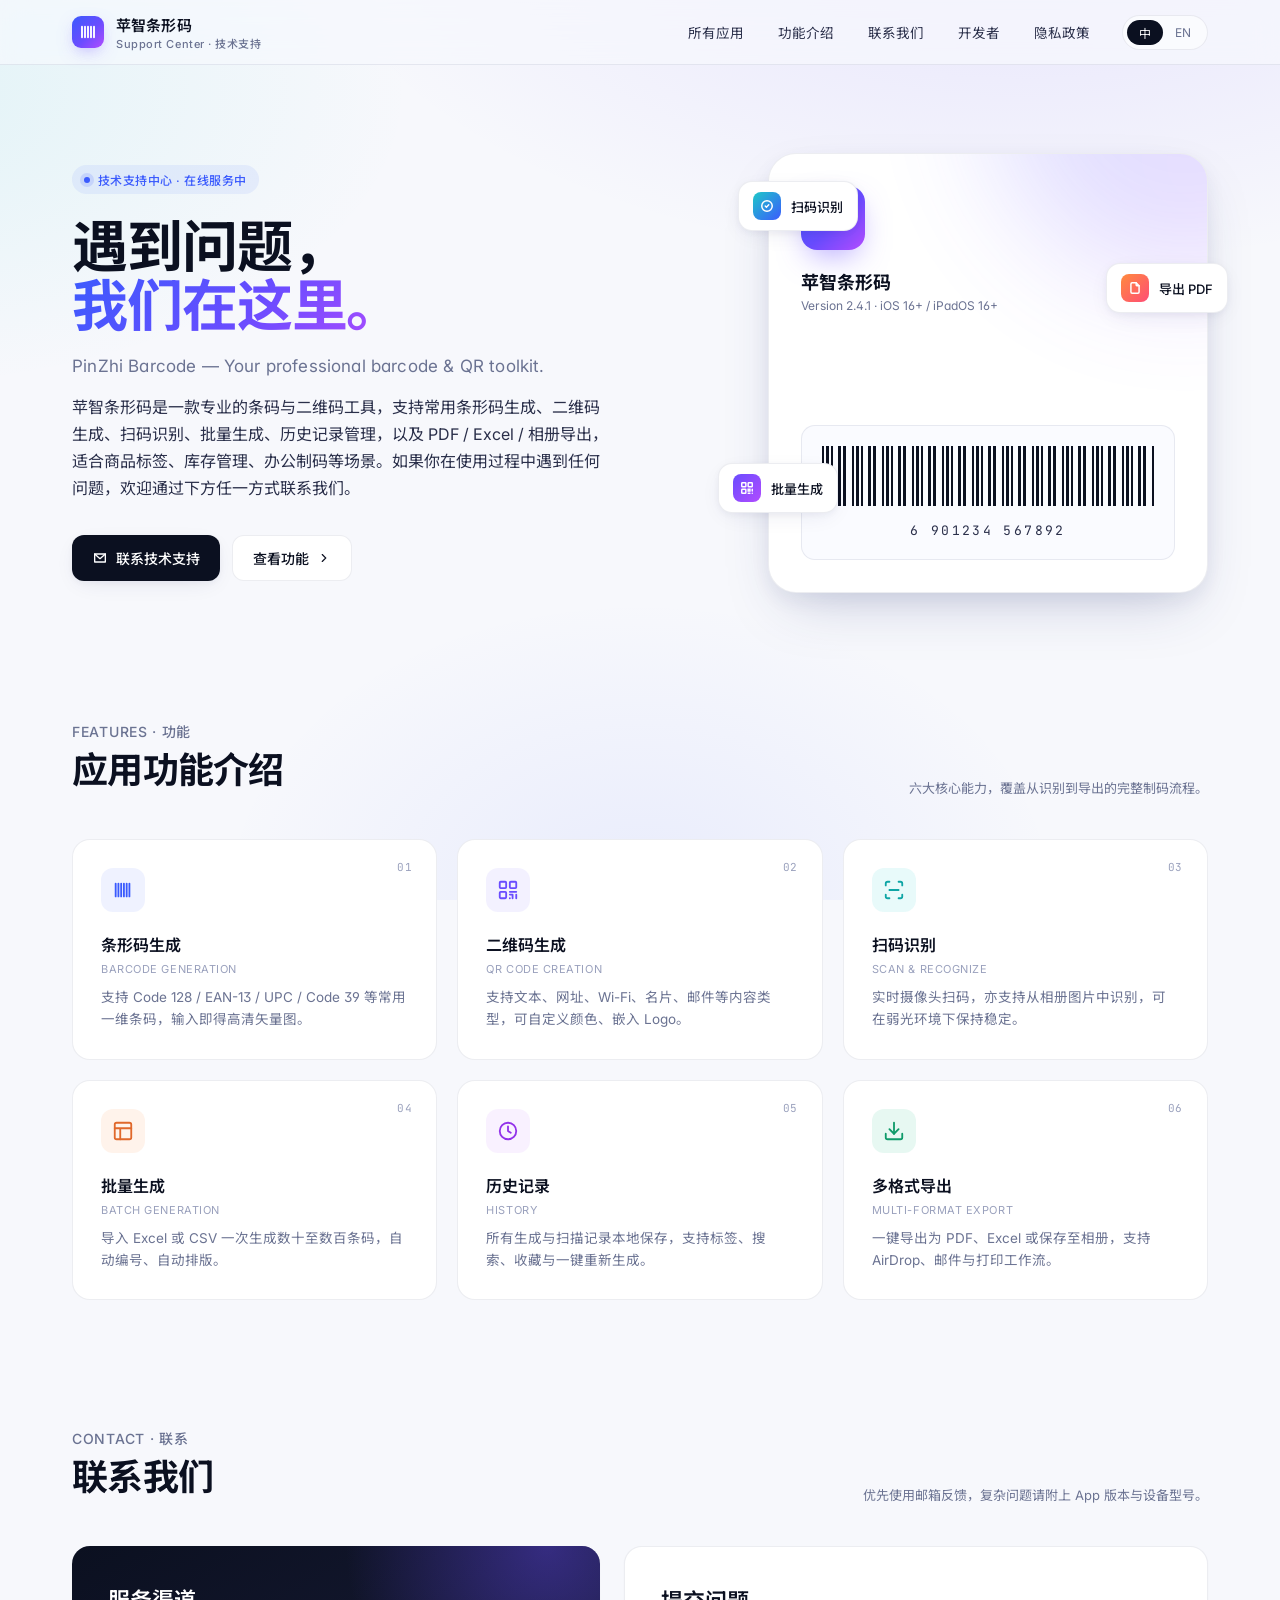
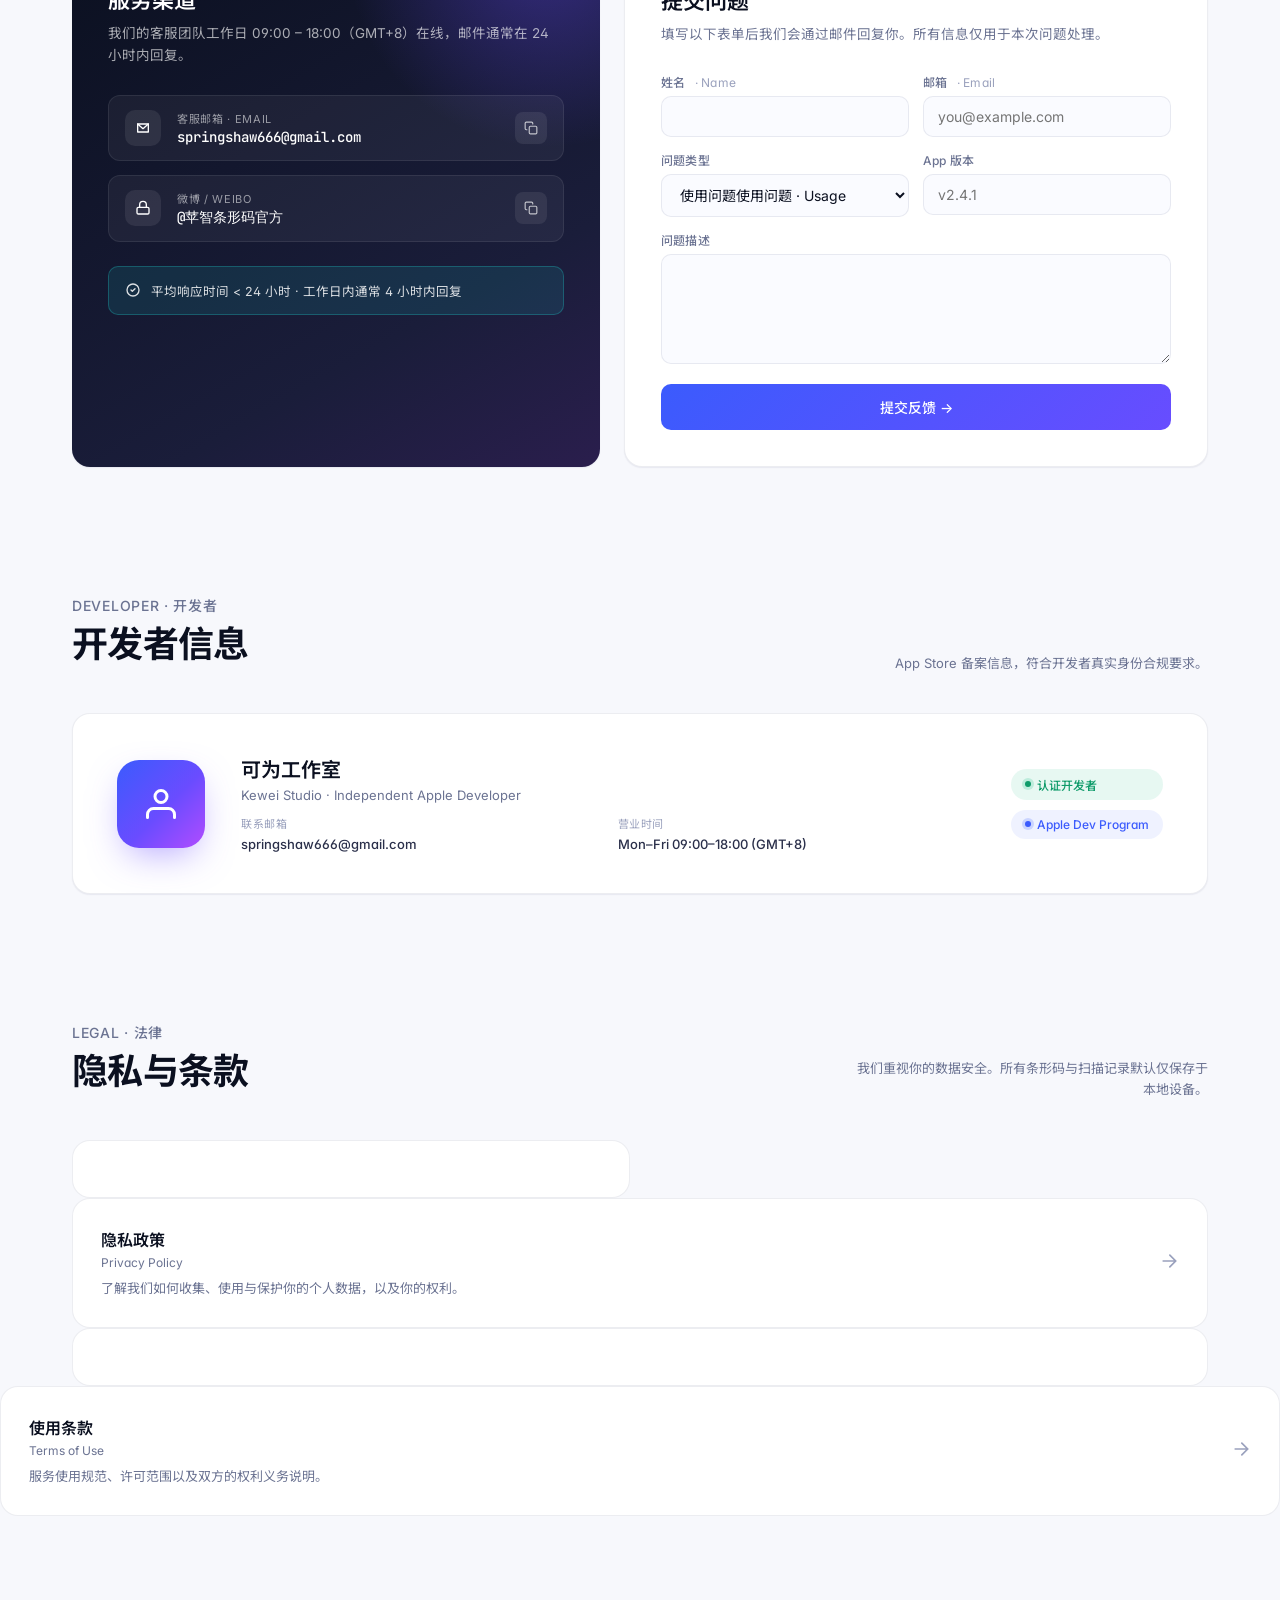
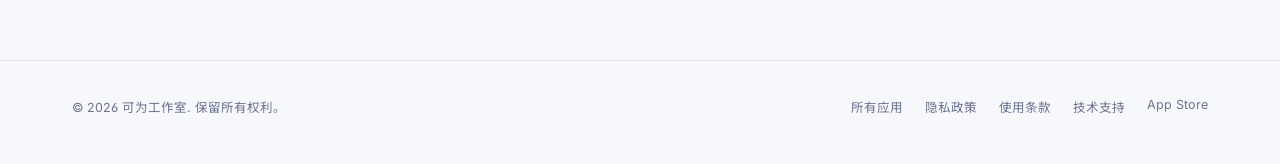
<file: 苹智条形码-技术支持.html>
<!DOCTYPE html>
<html lang="zh-CN">
<head>
<meta charset="UTF-8" />
<meta name="viewport" content="width=device-width, initial-scale=1.0" />
<title>苹智条形码 · 技术支持 / PinZhi Barcode · Support</title>
<link rel="preconnect" href="https://fonts.googleapis.com" />
<link rel="preconnect" href="https://fonts.gstatic.com" crossorigin />
<link href="https://fonts.googleapis.com/css2?family=Inter:wght@400;500;600;700&family=Noto+Sans+SC:wght@400;500;600;700&family=JetBrains+Mono:wght@400;500&display=swap" rel="stylesheet" />
<style>
  :root {
    --bg: #f7f8fc;
    --bg-soft: #eef1fb;
    --ink: #0b1020;
    --ink-2: #2a2f4a;
    --muted: #6b7392;
    --muted-2: #9aa1bd;
    --line: rgba(20, 30, 80, 0.08);
    --line-2: rgba(20, 30, 80, 0.04);
    --card: #ffffff;
    --brand: #3b5bfd;
    --brand-2: #6a4cff;
    --brand-3: #1ec8c8;
    --accent-grad: linear-gradient(135deg, #3b5bfd 0%, #6a4cff 55%, #b14cff 100%);
    --soft-grad: radial-gradient(1200px 600px at 80% -10%, rgba(106, 76, 255, 0.12), transparent 60%),
                 radial-gradient(900px 500px at -10% 10%, rgba(30, 200, 200, 0.10), transparent 60%),
                 radial-gradient(700px 500px at 50% 100%, rgba(59, 91, 253, 0.08), transparent 60%);
    --shadow-sm: 0 1px 2px rgba(20, 30, 80, 0.04), 0 1px 1px rgba(20, 30, 80, 0.03);
    --shadow-md: 0 6px 24px -8px rgba(30, 40, 100, 0.12), 0 2px 6px rgba(20, 30, 80, 0.04);
    --shadow-lg: 0 24px 60px -20px rgba(40, 50, 120, 0.25), 0 8px 20px rgba(20, 30, 80, 0.06);
    --radius: 18px;
    --radius-sm: 12px;
  }
  * { box-sizing: border-box; }
  html, body {
    margin: 0; padding: 0;
    background: var(--bg);
    color: var(--ink);
    font-family: "Inter", "Noto Sans SC", -apple-system, BlinkMacSystemFont, "PingFang SC", "Microsoft YaHei", sans-serif;
    font-feature-settings: "ss01", "cv11";
    -webkit-font-smoothing: antialiased;
    text-rendering: optimizeLegibility;
  }
  body {
    background: var(--bg);
    background-image: var(--soft-grad);
    background-attachment: fixed;
    min-height: 100vh;
  }
  .container { max-width: 1200px; margin: 0 auto; padding: 0 32px; }
  a { color: inherit; text-decoration: none; }
  .mono { font-family: "JetBrains Mono", ui-monospace, Menlo, monospace; }

  /* ---------- Nav ---------- */
  .nav {
    position: sticky; top: 0; z-index: 50;
    backdrop-filter: saturate(180%) blur(14px);
    -webkit-backdrop-filter: saturate(180%) blur(14px);
    background: rgba(247, 248, 252, 0.72);
    border-bottom: 1px solid var(--line);
  }
  .nav-inner {
    display: flex; align-items: center; justify-content: space-between;
    height: 64px;
  }
  .brand {
    display: flex; align-items: center; gap: 12px;
    font-weight: 600;
  }
  .brand-logo {
    width: 32px; height: 32px; border-radius: 9px;
    background: var(--accent-grad);
    display: grid; place-items: center;
    color: white;
    box-shadow: 0 6px 18px -6px rgba(106, 76, 255, 0.55);
  }
  .brand-name { font-size: 15px; letter-spacing: 0.01em; }
  .brand-name small { display: block; font-size: 11px; color: var(--muted); font-weight: 500; letter-spacing: 0.05em; }
  .nav-links { display: flex; align-items: center; gap: 6px; }
  .nav-links a {
    padding: 8px 14px; border-radius: 8px;
    font-size: 13.5px; color: var(--ink-2);
    transition: background 0.15s;
  }
  .nav-links a:hover { background: rgba(20, 30, 80, 0.05); }
  .lang-toggle {
    display: inline-flex; align-items: center;
    padding: 4px; border: 1px solid var(--line);
    border-radius: 999px; background: rgba(255, 255, 255, 0.6);
    margin-left: 12px;
  }
  .lang-toggle button {
    border: none; background: transparent;
    padding: 4px 12px; font-size: 12px;
    font-family: inherit; cursor: pointer;
    border-radius: 999px; color: var(--muted);
    transition: all 0.18s;
  }
  .lang-toggle button.active {
    background: var(--ink); color: white;
  }

  /* ---------- Hero ---------- */
  .hero {
    padding: 88px 0 64px;
    position: relative;
  }
  .hero-grid {
    display: grid; grid-template-columns: 1.15fr 1fr;
    gap: 64px; align-items: center;
  }
  .eyebrow {
    display: inline-flex; align-items: center; gap: 8px;
    padding: 6px 12px; border-radius: 999px;
    background: rgba(59, 91, 253, 0.08);
    color: var(--brand);
    font-size: 12px; font-weight: 500; letter-spacing: 0.04em;
    margin-bottom: 24px;
  }
  .eyebrow .dot {
    width: 6px; height: 6px; border-radius: 50%;
    background: var(--brand);
    box-shadow: 0 0 0 4px rgba(59, 91, 253, 0.15);
  }
  h1.hero-title {
    font-size: 56px; line-height: 1.05;
    font-weight: 700; letter-spacing: -0.02em;
    margin: 0 0 20px;
  }
  h1.hero-title .grad {
    background: var(--accent-grad);
    -webkit-background-clip: text; background-clip: text;
    -webkit-text-fill-color: transparent;
  }
  .hero-sub-en {
    font-size: 17px; color: var(--muted);
    letter-spacing: 0.01em; margin: 0 0 18px;
    font-weight: 400;
  }
  .hero-desc {
    font-size: 16px; line-height: 1.7;
    color: var(--ink-2); max-width: 540px;
    margin: 0 0 32px;
    text-wrap: pretty;
  }
  .hero-actions { display: flex; gap: 12px; flex-wrap: wrap; }
  .btn {
    display: inline-flex; align-items: center; gap: 8px;
    padding: 12px 20px; border-radius: 12px;
    font-size: 14px; font-weight: 500;
    cursor: pointer; border: none;
    font-family: inherit;
    transition: transform 0.15s, box-shadow 0.15s, background 0.15s;
  }
  .btn-primary {
    background: var(--ink); color: white;
    box-shadow: var(--shadow-md);
  }
  .btn-primary:hover { transform: translateY(-1px); box-shadow: var(--shadow-lg); }
  .btn-secondary {
    background: white; color: var(--ink);
    border: 1px solid var(--line);
  }
  .btn-secondary:hover { background: rgba(20, 30, 80, 0.02); }

  /* App preview card */
  .app-preview {
    position: relative;
    aspect-ratio: 1 / 1;
    width: 100%;
    max-width: 440px;
    justify-self: end;
  }
  .app-card {
    position: absolute; inset: 0;
    background: white;
    border-radius: 28px;
    box-shadow: var(--shadow-lg);
    padding: 32px;
    display: flex; flex-direction: column;
    overflow: hidden;
    border: 1px solid var(--line);
  }
  .app-card::before {
    content: "";
    position: absolute; top: -60%; right: -40%;
    width: 90%; height: 90%;
    background: var(--accent-grad);
    border-radius: 50%;
    filter: blur(60px); opacity: 0.18;
    pointer-events: none;
  }
  .app-icon {
    width: 64px; height: 64px;
    border-radius: 16px;
    background: var(--accent-grad);
    display: grid; place-items: center;
    color: white;
    box-shadow: 0 12px 30px -8px rgba(106, 76, 255, 0.5);
    margin-bottom: 18px;
  }
  .app-card h3 { margin: 0 0 4px; font-size: 18px; }
  .app-card .ver { font-size: 12px; color: var(--muted); margin: 0 0 22px; }
  .barcode-preview {
    margin-top: auto;
    background: #fafbff;
    border: 1px solid var(--line);
    border-radius: 14px;
    padding: 20px;
    display: flex; flex-direction: column; gap: 16px;
  }
  .barcode-bars {
    height: 60px;
    background-image: repeating-linear-gradient(90deg,
      #0b1020 0 2px, transparent 2px 4px,
      #0b1020 4px 7px, transparent 7px 9px,
      #0b1020 9px 11px, transparent 11px 16px,
      #0b1020 16px 19px, transparent 19px 21px,
      #0b1020 21px 24px, transparent 24px 30px
    );
  }
  .barcode-num {
    font-size: 13px; letter-spacing: 0.18em;
    color: var(--ink-2); text-align: center;
  }
  .floating-chip {
    position: absolute;
    background: white;
    border: 1px solid var(--line);
    border-radius: 14px;
    padding: 10px 14px;
    box-shadow: var(--shadow-md);
    display: flex; align-items: center; gap: 10px;
    font-size: 13px; font-weight: 500;
  }
  .floating-chip .chip-icon {
    width: 28px; height: 28px; border-radius: 8px;
    display: grid; place-items: center;
    color: white;
  }
  .chip-1 { top: 28px; left: -30px; animation: float1 6s ease-in-out infinite; }
  .chip-1 .chip-icon { background: linear-gradient(135deg, #1ec8c8, #3b5bfd); }
  .chip-2 { bottom: 80px; left: -50px; animation: float2 7s ease-in-out infinite; }
  .chip-2 .chip-icon { background: linear-gradient(135deg, #6a4cff, #b14cff); }
  .chip-3 { top: 110px; right: -20px; animation: float3 8s ease-in-out infinite; }
  .chip-3 .chip-icon { background: linear-gradient(135deg, #ff8a3d, #ff4d76); }
  @keyframes float1 { 0%,100% { transform: translateY(0); } 50% { transform: translateY(-10px); } }
  @keyframes float2 { 0%,100% { transform: translateY(0); } 50% { transform: translateY(8px); } }
  @keyframes float3 { 0%,100% { transform: translateY(0); } 50% { transform: translateY(-6px); } }

  /* ---------- Section base ---------- */
  section { scroll-margin-top: 80px; }
  .section-head {
    display: flex; align-items: flex-end; justify-content: space-between;
    margin-bottom: 40px; gap: 24px;
  }
  .section-head .title-block h2 {
    font-size: 36px; letter-spacing: -0.02em;
    margin: 0 0 6px; font-weight: 700;
  }
  .section-head .title-block .en {
    font-size: 14px; color: var(--muted); font-weight: 500;
    letter-spacing: 0.05em; text-transform: uppercase;
  }
  .section-head .meta {
    font-size: 13px; color: var(--muted);
    max-width: 360px; text-align: right;
    line-height: 1.6;
  }
  .section { padding: 64px 0; }

  /* ---------- Features ---------- */
  .features-grid {
    display: grid;
    grid-template-columns: repeat(3, 1fr);
    gap: 20px;
  }
  .feature {
    background: var(--card);
    border: 1px solid var(--line);
    border-radius: var(--radius);
    padding: 28px;
    transition: transform 0.2s, box-shadow 0.2s, border-color 0.2s;
    position: relative; overflow: hidden;
  }
  .feature:hover {
    transform: translateY(-2px);
    box-shadow: var(--shadow-md);
    border-color: rgba(59, 91, 253, 0.2);
  }
  .feature .num {
    position: absolute; top: 20px; right: 24px;
    font-size: 11px; color: var(--muted-2);
    font-family: "JetBrains Mono", monospace;
    letter-spacing: 0.05em;
  }
  .feature .icon {
    width: 44px; height: 44px;
    border-radius: 12px;
    background: rgba(59, 91, 253, 0.08);
    color: var(--brand);
    display: grid; place-items: center;
    margin-bottom: 20px;
  }
  .feature:nth-child(2) .icon { background: rgba(106, 76, 255, 0.08); color: var(--brand-2); }
  .feature:nth-child(3) .icon { background: rgba(30, 200, 200, 0.10); color: #0ea5a5; }
  .feature:nth-child(4) .icon { background: rgba(255, 138, 61, 0.10); color: #e0682b; }
  .feature:nth-child(5) .icon { background: rgba(177, 76, 255, 0.08); color: #9333ea; }
  .feature:nth-child(6) .icon { background: rgba(20, 184, 130, 0.10); color: #0f9b6a; }

  .feature h4 { margin: 0 0 6px; font-size: 16px; font-weight: 600; }
  .feature .en-label { font-size: 11px; color: var(--muted-2); margin-bottom: 10px; letter-spacing: 0.05em; text-transform: uppercase; }
  .feature p { margin: 0; font-size: 13.5px; line-height: 1.65; color: var(--muted); }

  /* ---------- Contact ---------- */
  .contact-grid {
    display: grid;
    grid-template-columns: 1.1fr 1fr;
    gap: 24px;
  }
  .contact-card {
    background: var(--card);
    border: 1px solid var(--line);
    border-radius: var(--radius);
    padding: 36px;
    box-shadow: var(--shadow-sm);
  }
  .contact-card.dark {
    background: linear-gradient(150deg, #0b1020 0%, #1a1d3a 70%, #2a1e4d 100%);
    color: white;
    border: none;
    position: relative; overflow: hidden;
  }
  .contact-card.dark::before {
    content: "";
    position: absolute; top: -50%; right: -30%;
    width: 80%; height: 100%;
    background: radial-gradient(circle, rgba(106, 76, 255, 0.4), transparent 60%);
    pointer-events: none;
  }
  .contact-card.dark > * { position: relative; }
  .contact-card h3 {
    margin: 0 0 8px; font-size: 22px; font-weight: 600;
  }
  .contact-card .lead {
    font-size: 13.5px; line-height: 1.65;
    color: var(--muted); margin: 0 0 28px;
  }
  .contact-card.dark .lead { color: rgba(255,255,255,0.65); }

  .contact-list { display: flex; flex-direction: column; gap: 14px; }
  .contact-row {
    display: flex; align-items: center; gap: 16px;
    padding: 14px 16px;
    background: rgba(255,255,255,0.05);
    border: 1px solid rgba(255,255,255,0.08);
    border-radius: 12px;
    transition: background 0.18s;
  }
  .contact-row:hover { background: rgba(255,255,255,0.08); }
  .contact-row .ic {
    width: 36px; height: 36px; border-radius: 10px;
    background: rgba(255,255,255,0.08);
    display: grid; place-items: center;
    flex-shrink: 0;
  }
  .contact-row .label {
    font-size: 11px; color: rgba(255,255,255,0.55);
    letter-spacing: 0.06em; text-transform: uppercase;
    margin-bottom: 2px;
  }
  .contact-row .value {
    font-size: 14px; font-weight: 500;
    font-family: "JetBrains Mono", "Inter", monospace;
  }
  .contact-row .copy {
    margin-left: auto;
    background: rgba(255,255,255,0.08);
    border: none; color: rgba(255,255,255,0.7);
    width: 32px; height: 32px; border-radius: 8px;
    cursor: pointer; display: grid; place-items: center;
    transition: background 0.15s;
    font-family: inherit;
  }
  .contact-row .copy:hover { background: rgba(255,255,255,0.15); color: white; }

  .response-banner {
    margin-top: 24px;
    padding: 14px 16px;
    border-radius: 10px;
    background: rgba(30, 200, 200, 0.12);
    border: 1px solid rgba(30, 200, 200, 0.3);
    display: flex; align-items: center; gap: 10px;
    font-size: 12.5px;
    color: rgba(255,255,255,0.85);
  }

  /* Form */
  .form-grid { display: grid; gap: 14px; }
  .form-row { display: grid; grid-template-columns: 1fr 1fr; gap: 14px; }
  .field { display: flex; flex-direction: column; gap: 6px; }
  .field label {
    font-size: 12px; color: var(--muted);
    font-weight: 500; letter-spacing: 0.02em;
  }
  .field label .en { color: var(--muted-2); font-weight: 400; margin-left: 6px; }
  .field input, .field select, .field textarea {
    padding: 11px 14px;
    border: 1px solid var(--line);
    border-radius: 10px;
    font-size: 14px; font-family: inherit;
    background: #fafbff;
    color: var(--ink);
    transition: border-color 0.15s, background 0.15s;
  }
  .field input:focus, .field select:focus, .field textarea:focus {
    outline: none; border-color: var(--brand);
    background: white;
    box-shadow: 0 0 0 4px rgba(59, 91, 253, 0.1);
  }
  .field textarea { min-height: 110px; resize: vertical; }
  .form-submit {
    margin-top: 6px;
    width: 100%;
    padding: 13px;
    background: var(--accent-grad);
    background-size: 200% 100%;
    color: white;
    border: none;
    border-radius: 10px;
    font-size: 14px; font-weight: 500;
    font-family: inherit;
    cursor: pointer;
    transition: background-position 0.4s, transform 0.12s;
  }
  .form-submit:hover { background-position: 100% 0; transform: translateY(-1px); }

  /* ---------- Developer info ---------- */
  .dev-card {
    background: var(--card);
    border: 1px solid var(--line);
    border-radius: var(--radius);
    padding: 40px 44px;
    display: grid;
    grid-template-columns: auto 1fr auto;
    gap: 36px;
    align-items: center;
    box-shadow: var(--shadow-sm);
  }
  .dev-badge {
    width: 88px; height: 88px;
    border-radius: 22px;
    background: var(--accent-grad);
    display: grid; place-items: center;
    color: white;
    box-shadow: 0 14px 36px -10px rgba(106, 76, 255, 0.5);
  }
  .dev-info h3 { margin: 0 0 4px; font-size: 20px; font-weight: 600; }
  .dev-info .dev-en { color: var(--muted); font-size: 13px; margin: 0 0 14px; }
  .dev-meta {
    display: grid;
    grid-template-columns: repeat(2, auto);
    gap: 10px 32px;
    font-size: 13px;
    color: var(--ink-2);
  }
  .dev-meta .key { color: var(--muted-2); font-size: 11px; letter-spacing: 0.05em; text-transform: uppercase; }
  .dev-meta .val { font-weight: 500; margin-top: 2px; }
  .dev-meta div { line-height: 1.4; }
  .dev-cta {
    display: flex; flex-direction: column; gap: 10px;
  }
  .pill {
    display: inline-flex; align-items: center; gap: 6px;
    padding: 7px 14px; border-radius: 999px;
    font-size: 12px;
    background: rgba(20, 184, 130, 0.10);
    color: #0f9b6a;
    font-weight: 500;
  }
  .pill .dot {
    width: 6px; height: 6px; border-radius: 50%;
    background: #0f9b6a;
    box-shadow: 0 0 0 3px rgba(20, 184, 130, 0.2);
  }

  /* ---------- Legal ---------- */
  .legal-grid {
    display: grid;
    grid-template-columns: repeat(2, 1fr);
    gap: 20px;
  }
  .legal-card {
    background: var(--card);
    border: 1px solid var(--line);
    border-radius: var(--radius);
    padding: 28px;
    display: flex; align-items: center; gap: 20px;
    transition: transform 0.2s, box-shadow 0.2s;
    cursor: pointer;
  }
  .legal-card:hover {
    transform: translateY(-2px);
    box-shadow: var(--shadow-md);
  }
  .legal-card .icon {
    width: 52px; height: 52px; border-radius: 14px;
    background: rgba(59, 91, 253, 0.08);
    color: var(--brand);
    display: grid; place-items: center; flex-shrink: 0;
  }
  .legal-card:nth-child(2) .icon { background: rgba(106, 76, 255, 0.08); color: var(--brand-2); }
  .legal-card .text-block { flex: 1; }
  .legal-card h4 { margin: 0 0 4px; font-size: 16px; font-weight: 600; }
  .legal-card .en { font-size: 12px; color: var(--muted); margin: 0 0 8px; }
  .legal-card p { margin: 0; font-size: 13px; color: var(--muted); line-height: 1.6; }
  .legal-card .arrow {
    color: var(--muted-2);
    transition: transform 0.2s, color 0.2s;
  }
  .legal-card:hover .arrow { transform: translateX(4px); color: var(--brand); }

  /* ---------- Footer ---------- */
  footer {
    margin-top: 80px;
    padding: 36px 0 48px;
    border-top: 1px solid var(--line);
  }
  .footer-inner {
    display: flex; justify-content: space-between; align-items: center;
    font-size: 12.5px; color: var(--muted);
    gap: 20px; flex-wrap: wrap;
  }
  .footer-links { display: flex; gap: 22px; }
  .footer-links a:hover { color: var(--ink); }

  /* ---------- EN/CN toggle ---------- */
  html[data-lang="en"] .cn { display: none; }
  html[data-lang="zh"] .en-only { display: none; }
  html[data-lang="en"] .en-toggle-show { display: inline; }

  /* Toast */
  .toast {
    position: fixed; bottom: 32px; left: 50%;
    transform: translateX(-50%) translateY(20px);
    background: var(--ink); color: white;
    padding: 12px 20px; border-radius: 10px;
    font-size: 13px; opacity: 0;
    pointer-events: none;
    transition: opacity 0.25s, transform 0.25s;
    box-shadow: var(--shadow-lg);
    z-index: 100;
  }
  .toast.show {
    opacity: 1;
    transform: translateX(-50%) translateY(0);
  }
</style>
</head>
<body>

<!-- ============== NAV ============== -->
<header class="nav">
  <div class="container nav-inner">
    <a class="brand" href="index.html" style="color:inherit;text-decoration:none;">
      <div class="brand-logo">
        <!-- barcode mark -->
        <svg width="18" height="18" viewBox="0 0 24 24" fill="none" stroke="currentColor" stroke-width="2.5" stroke-linecap="round">
          <path d="M4 5v14M8 5v14M12 5v14M16 5v14M20 5v14"/>
        </svg>
      </div>
      <div class="brand-name">
        <span class="cn">苹智条形码</span><span class="en-only">PinZhi Barcode</span>
        <small>Support Center · 技术支持</small>
      </div>
    </a>
    <nav class="nav-links">
      <a href="index.html"><span class="cn">所有应用</span><span class="en-only">All Apps</span></a>
      <a href="#features"><span class="cn">功能介绍</span><span class="en-only">Features</span></a>
      <a href="#contact"><span class="cn">联系我们</span><span class="en-only">Contact</span></a>
      <a href="#developer"><span class="cn">开发者</span><span class="en-only">Developer</span></a>
      <a href="隐私政策.html"><span class="cn">隐私政策</span><span class="en-only">Privacy</span></a>
      <div class="lang-toggle" role="tablist">
        <button data-lang="zh" class="active">中</button>
        <button data-lang="en">EN</button>
      </div>
    </nav>
  </div>
</header>

<!-- ============== HERO ============== -->
<section class="hero">
  <div class="container hero-grid">
    <div>
      <div class="eyebrow">
        <span class="dot"></span>
        <span class="cn">技术支持中心 · 在线服务中</span>
        <span class="en-only">Support Center · Online</span>
      </div>
      <h1 class="hero-title">
        <span class="cn">遇到问题，<br/><span class="grad">我们在这里。</span></span>
        <span class="en-only">Need help?<br/><span class="grad">We've got you.</span></span>
      </h1>
      <p class="hero-sub-en">
        <span class="cn">PinZhi Barcode — Your professional barcode &amp; QR toolkit.</span>
        <span class="en-only">苹智条形码 — 你的专业条码 &amp; 二维码工具箱。</span>
      </p>
      <p class="hero-desc">
        <span class="cn">苹智条形码是一款专业的条码与二维码工具，支持常用条形码生成、二维码生成、扫码识别、批量生成、历史记录管理，以及 PDF / Excel / 相册导出，适合商品标签、库存管理、办公制码等场景。如果你在使用过程中遇到任何问题，欢迎通过下方任一方式联系我们。</span>
        <span class="en-only">PinZhi Barcode is a professional barcode and QR code toolkit. It supports common barcode generation, QR code creation, scanning &amp; recognition, batch generation, history management, and export to PDF / Excel / Photo Library — perfect for product labels, inventory management, and office workflows. Reach out anytime via the channels below.</span>
      </p>
      <div class="hero-actions">
        <a class="btn btn-primary" href="#contact">
          <svg width="16" height="16" viewBox="0 0 24 24" fill="none" stroke="currentColor" stroke-width="2" stroke-linecap="round" stroke-linejoin="round"><path d="M4 6h16v12H4z"/><path d="m4 6 8 7 8-7"/></svg>
          <span class="cn">联系技术支持</span><span class="en-only">Contact Support</span>
        </a>
        <a class="btn btn-secondary" href="#features">
          <span class="cn">查看功能</span><span class="en-only">View Features</span>
          <svg width="14" height="14" viewBox="0 0 24 24" fill="none" stroke="currentColor" stroke-width="2" stroke-linecap="round"><path d="m9 6 6 6-6 6"/></svg>
        </a>
      </div>
    </div>

    <div class="app-preview">
      <div class="app-card">
        <div class="app-icon">
          <svg width="32" height="32" viewBox="0 0 24 24" fill="none" stroke="currentColor" stroke-width="2.2" stroke-linecap="round">
            <path d="M4 5v14M7.5 5v14M11 5v14M14.5 5v14M18 5v14M20.5 5v14"/>
          </svg>
        </div>
        <h3><span class="cn">苹智条形码</span><span class="en-only">PinZhi Barcode</span></h3>
        <p class="ver">Version 2.4.1 · iOS 16+ / iPadOS 16+</p>
        <div class="barcode-preview">
          <div class="barcode-bars"></div>
          <div class="barcode-num mono">6 901234 567892</div>
        </div>
      </div>
      <div class="floating-chip chip-1">
        <div class="chip-icon">
          <svg width="14" height="14" viewBox="0 0 24 24" fill="none" stroke="currentColor" stroke-width="2.5" stroke-linecap="round"><path d="m9 12 2 2 4-4"/><circle cx="12" cy="12" r="9"/></svg>
        </div>
        <span class="cn">扫码识别</span><span class="en-only">Scan</span>
      </div>
      <div class="floating-chip chip-2">
        <div class="chip-icon">
          <svg width="14" height="14" viewBox="0 0 24 24" fill="none" stroke="currentColor" stroke-width="2.5" stroke-linecap="round"><rect x="3" y="3" width="7" height="7" rx="1"/><rect x="14" y="3" width="7" height="7" rx="1"/><rect x="3" y="14" width="7" height="7" rx="1"/><path d="M14 14h3v3h-3zM21 14v3M14 21h3M21 21v.01"/></svg>
        </div>
        <span class="cn">批量生成</span><span class="en-only">Batch</span>
      </div>
      <div class="floating-chip chip-3">
        <div class="chip-icon">
          <svg width="14" height="14" viewBox="0 0 24 24" fill="none" stroke="currentColor" stroke-width="2.5" stroke-linecap="round" stroke-linejoin="round"><path d="M14 3v4a1 1 0 0 0 1 1h4"/><path d="M17 21H7a2 2 0 0 1-2-2V5a2 2 0 0 1 2-2h7l5 5v11a2 2 0 0 1-2 2z"/></svg>
        </div>
        <span class="cn">导出 PDF</span><span class="en-only">Export</span>
      </div>
    </div>
  </div>
</section>

<!-- ============== FEATURES ============== -->
<section class="section" id="features">
  <div class="container">
    <div class="section-head">
      <div class="title-block">
        <div class="en"><span class="cn">FEATURES · 功能</span><span class="en-only">FEATURES</span></div>
        <h2><span class="cn">应用功能介绍</span><span class="en-only">What the app does</span></h2>
      </div>
      <div class="meta">
        <span class="cn">六大核心能力，覆盖从识别到导出的完整制码流程。</span>
        <span class="en-only">Six core capabilities covering the full barcode workflow — from scanning to export.</span>
      </div>
    </div>

    <div class="features-grid">
      <div class="feature">
        <span class="num">01</span>
        <div class="icon">
          <svg width="22" height="22" viewBox="0 0 24 24" fill="none" stroke="currentColor" stroke-width="2" stroke-linecap="round"><path d="M4 5v14M7 5v14M10 5v14M13 5v14M16 5v14M19 5v14"/></svg>
        </div>
        <h4><span class="cn">条形码生成</span><span class="en-only">Barcode Generation</span></h4>
        <div class="en-label cn">Barcode Generation</div>
        <p>
          <span class="cn">支持 Code 128 / EAN-13 / UPC / Code 39 等常用一维条码，输入即得高清矢量图。</span>
          <span class="en-only">Supports Code 128 / EAN-13 / UPC / Code 39 and more — vector output ready for print.</span>
        </p>
      </div>

      <div class="feature">
        <span class="num">02</span>
        <div class="icon">
          <svg width="22" height="22" viewBox="0 0 24 24" fill="none" stroke="currentColor" stroke-width="2" stroke-linecap="round" stroke-linejoin="round"><rect x="3" y="3" width="7" height="7" rx="1"/><rect x="14" y="3" width="7" height="7" rx="1"/><rect x="3" y="14" width="7" height="7" rx="1"/><path d="M14 14h3M14 17h3v4M17 14h4M21 17v4M14 21h.01M21 21h.01"/></svg>
        </div>
        <h4><span class="cn">二维码生成</span><span class="en-only">QR Code Creation</span></h4>
        <div class="en-label cn">QR Code Creation</div>
        <p>
          <span class="cn">支持文本、网址、Wi-Fi、名片、邮件等内容类型，可自定义颜色、嵌入 Logo。</span>
          <span class="en-only">Text, URL, Wi-Fi, vCard, email — customize colors and embed your own logo.</span>
        </p>
      </div>

      <div class="feature">
        <span class="num">03</span>
        <div class="icon">
          <svg width="22" height="22" viewBox="0 0 24 24" fill="none" stroke="currentColor" stroke-width="2" stroke-linecap="round" stroke-linejoin="round"><path d="M3 7V5a2 2 0 0 1 2-2h2M17 3h2a2 2 0 0 1 2 2v2M21 17v2a2 2 0 0 1-2 2h-2M7 21H5a2 2 0 0 1-2-2v-2M7 12h10"/></svg>
        </div>
        <h4><span class="cn">扫码识别</span><span class="en-only">Scan &amp; Recognize</span></h4>
        <div class="en-label cn">Scan &amp; Recognize</div>
        <p>
          <span class="cn">实时摄像头扫码，亦支持从相册图片中识别，可在弱光环境下保持稳定。</span>
          <span class="en-only">Real-time camera scanning or recognize from photo library — stable even in low light.</span>
        </p>
      </div>

      <div class="feature">
        <span class="num">04</span>
        <div class="icon">
          <svg width="22" height="22" viewBox="0 0 24 24" fill="none" stroke="currentColor" stroke-width="2" stroke-linecap="round" stroke-linejoin="round"><rect x="3" y="3" width="18" height="18" rx="2"/><path d="M3 9h18M9 21V9"/></svg>
        </div>
        <h4><span class="cn">批量生成</span><span class="en-only">Batch Generation</span></h4>
        <div class="en-label cn">Batch Generation</div>
        <p>
          <span class="cn">导入 Excel 或 CSV 一次生成数十至数百条码，自动编号、自动排版。</span>
          <span class="en-only">Import Excel/CSV to generate dozens or hundreds at once — auto-numbered and laid out.</span>
        </p>
      </div>

      <div class="feature">
        <span class="num">05</span>
        <div class="icon">
          <svg width="22" height="22" viewBox="0 0 24 24" fill="none" stroke="currentColor" stroke-width="2" stroke-linecap="round" stroke-linejoin="round"><circle cx="12" cy="12" r="9"/><path d="M12 7v5l3 2"/></svg>
        </div>
        <h4><span class="cn">历史记录</span><span class="en-only">History</span></h4>
        <div class="en-label cn">History</div>
        <p>
          <span class="cn">所有生成与扫描记录本地保存，支持标签、搜索、收藏与一键重新生成。</span>
          <span class="en-only">Generation &amp; scan history stored locally — search, tag, favorite, and regenerate in one tap.</span>
        </p>
      </div>

      <div class="feature">
        <span class="num">06</span>
        <div class="icon">
          <svg width="22" height="22" viewBox="0 0 24 24" fill="none" stroke="currentColor" stroke-width="2" stroke-linecap="round" stroke-linejoin="round"><path d="M21 15v4a2 2 0 0 1-2 2H5a2 2 0 0 1-2-2v-4"/><path d="M7 10l5 5 5-5"/><path d="M12 15V3"/></svg>
        </div>
        <h4><span class="cn">多格式导出</span><span class="en-only">Multi-format Export</span></h4>
        <div class="en-label cn">Multi-format Export</div>
        <p>
          <span class="cn">一键导出为 PDF、Excel 或保存至相册，支持 AirDrop、邮件与打印工作流。</span>
          <span class="en-only">Export to PDF, Excel, or Photos in one tap — works with AirDrop, Mail, and print workflows.</span>
        </p>
      </div>
    </div>
  </div>
</section>

<!-- ============== CONTACT ============== -->
<section class="section" id="contact">
  <div class="container">
    <div class="section-head">
      <div class="title-block">
        <div class="en"><span class="cn">CONTACT · 联系</span><span class="en-only">CONTACT</span></div>
        <h2><span class="cn">联系我们</span><span class="en-only">Get in touch</span></h2>
      </div>
      <div class="meta">
        <span class="cn">优先使用邮箱反馈，复杂问题请附上 App 版本与设备型号。</span>
        <span class="en-only">Email is the fastest. Please include your app version &amp; device model for technical issues.</span>
      </div>
    </div>

    <div class="contact-grid">
      <!-- Channels (dark) -->
      <div class="contact-card dark">
        <h3><span class="cn">服务渠道</span><span class="en-only">Channels</span></h3>
        <p class="lead">
          <span class="cn">我们的客服团队工作日 09:00 – 18:00（GMT+8）在线，邮件通常在 24 小时内回复。</span>
          <span class="en-only">Our team is online Mon–Fri 09:00 – 18:00 GMT+8. Emails are typically answered within 24 hours.</span>
        </p>

        <div class="contact-list">
          <div class="contact-row">
            <div class="ic">
              <svg width="16" height="16" viewBox="0 0 24 24" fill="none" stroke="currentColor" stroke-width="2" stroke-linecap="round" stroke-linejoin="round"><path d="M4 6h16v12H4z"/><path d="m4 6 8 7 8-7"/></svg>
            </div>
            <div>
              <div class="label"><span class="cn">客服邮箱 · Email</span><span class="en-only">Support Email</span></div>
              <div class="value">springshaw666@gmail.com</div>
            </div>
            <button class="copy" data-copy="springshaw666@gmail.com" title="Copy">
              <svg width="14" height="14" viewBox="0 0 24 24" fill="none" stroke="currentColor" stroke-width="2" stroke-linecap="round" stroke-linejoin="round"><rect x="9" y="9" width="13" height="13" rx="2"/><path d="M5 15H4a2 2 0 0 1-2-2V4a2 2 0 0 1 2-2h9a2 2 0 0 1 2 2v1"/></svg>
            </button>
          </div>

          <div class="contact-row">
            <div class="ic">
              <svg width="16" height="16" viewBox="0 0 24 24" fill="none" stroke="currentColor" stroke-width="2" stroke-linecap="round" stroke-linejoin="round"><rect x="3" y="11" width="18" height="10" rx="2"/><path d="M7 11V7a5 5 0 0 1 10 0v4"/></svg>
            </div>
            <div>
              <div class="label"><span class="cn">微博 / Weibo</span><span class="en-only">Weibo</span></div>
              <div class="value">@苹智条形码官方</div>
            </div>
            <button class="copy" data-copy="@苹智条形码官方" title="Copy">
              <svg width="14" height="14" viewBox="0 0 24 24" fill="none" stroke="currentColor" stroke-width="2" stroke-linecap="round" stroke-linejoin="round"><rect x="9" y="9" width="13" height="13" rx="2"/><path d="M5 15H4a2 2 0 0 1-2-2V4a2 2 0 0 1 2-2h9a2 2 0 0 1 2 2v1"/></svg>
            </button>
          </div>
        </div>

        <div class="response-banner">
          <svg width="16" height="16" viewBox="0 0 24 24" fill="none" stroke="currentColor" stroke-width="2" stroke-linecap="round" stroke-linejoin="round"><circle cx="12" cy="12" r="9"/><path d="m9 12 2 2 4-4"/></svg>
          <span class="cn">平均响应时间 &lt; 24 小时 · 工作日内通常 4 小时内回复</span>
          <span class="en-only">Average response &lt; 24h · Often within 4h on business days</span>
        </div>
      </div>

      <!-- Form -->
      <div class="contact-card">
        <h3><span class="cn">提交问题</span><span class="en-only">Submit a request</span></h3>
        <p class="lead">
          <span class="cn">填写以下表单后我们会通过邮件回复你。所有信息仅用于本次问题处理。</span>
          <span class="en-only">Fill in the form below and we'll reply by email. Information is used only to resolve your request.</span>
        </p>

        <form class="form-grid" onsubmit="event.preventDefault(); showToast(LANG==='zh' ? '✓ 已收到，我们会尽快回复' : '✓ Received — we\\'ll get back to you soon');">
          <div class="form-row">
            <div class="field">
              <label><span class="cn">姓名</span><span class="en-only">Name</span><span class="en cn"> · Name</span></label>
              <input type="text" placeholder="" required />
            </div>
            <div class="field">
              <label><span class="cn">邮箱</span><span class="en-only">Email</span><span class="en cn"> · Email</span></label>
              <input type="email" placeholder="you@example.com" required />
            </div>
          </div>
          <div class="form-row">
            <div class="field">
              <label><span class="cn">问题类型</span><span class="en-only">Category</span></label>
              <select>
                <option><span class="cn">使用问题</span>使用问题 · Usage</option>
                <option>功能建议 · Feature</option>
                <option>故障报告 · Bug</option>
                <option>商务合作 · Business</option>
                <option>其他 · Other</option>
              </select>
            </div>
            <div class="field">
              <label><span class="cn">App 版本</span><span class="en-only">App Version</span></label>
              <input type="text" placeholder="v2.4.1" />
            </div>
          </div>
          <div class="field">
            <label><span class="cn">问题描述</span><span class="en-only">Describe your issue</span></label>
            <textarea placeholder=""></textarea>
          </div>
          <button type="submit" class="form-submit">
            <span class="cn">提交反馈 →</span><span class="en-only">Submit →</span>
          </button>
        </form>
      </div>
    </div>
  </div>
</section>

<!-- ============== DEVELOPER ============== -->
<section class="section" id="developer">
  <div class="container">
    <div class="section-head">
      <div class="title-block">
        <div class="en"><span class="cn">DEVELOPER · 开发者</span><span class="en-only">DEVELOPER</span></div>
        <h2><span class="cn">开发者信息</span><span class="en-only">About the developer</span></h2>
      </div>
      <div class="meta">
        <span class="cn">App Store 备案信息，符合开发者真实身份合规要求。</span>
        <span class="en-only">Registered developer information — App Store compliant.</span>
      </div>
    </div>

    <div class="dev-card">
      <div class="dev-badge">
        <svg width="36" height="36" viewBox="0 0 24 24" fill="none" stroke="currentColor" stroke-width="2" stroke-linecap="round" stroke-linejoin="round"><path d="M3 21v-2a4 4 0 0 1 4-4h10a4 4 0 0 1 4 4v2"/><circle cx="12" cy="7" r="4"/></svg>
      </div>
      <div class="dev-info">
        <h3><span class="cn">可为工作室</span><span class="en-only">Kewei Studio</span></h3>
        <p class="dev-en">
          <span class="cn">Kewei Studio · Independent Apple Developer</span>
          <span class="en-only">可为工作室 · 独立 Apple 开发者</span>
        </p>
        <div class="dev-meta">
          <div>
            <div class="key"><span class="cn">联系邮箱</span><span class="en-only">Email</span></div>
            <div class="val">springshaw666@gmail.com</div>
          </div>
          <div>
            <div class="key"><span class="cn">营业时间</span><span class="en-only">Hours</span></div>
            <div class="val">Mon–Fri 09:00–18:00 (GMT+8)</div>
          </div>
        </div>
      </div>
      <div class="dev-cta">
        <span class="pill">
          <span class="dot"></span>
          <span class="cn">认证开发者</span><span class="en-only">Verified</span>
        </span>
        <span class="pill" style="background:rgba(59,91,253,0.08); color:var(--brand);">
          <span class="dot" style="background:var(--brand); box-shadow:0 0 0 3px rgba(59,91,253,0.2);"></span>
          Apple Dev Program
        </span>
      </div>
    </div>
  </div>
</section>

<!-- ============== LEGAL ============== -->
<section class="section" id="legal">
  <div class="container">
    <div class="section-head">
      <div class="title-block">
        <div class="en"><span class="cn">LEGAL · 法律</span><span class="en-only">LEGAL</span></div>
        <h2><span class="cn">隐私与条款</span><span class="en-only">Privacy &amp; Terms</span></h2>
      </div>
      <div class="meta">
        <span class="cn">我们重视你的数据安全。所有条形码与扫描记录默认仅保存于本地设备。</span>
        <span class="en-only">We take your data seriously. All barcodes &amp; scan history are stored locally by default.</span>
      </div>
    </div>

    <div class="legal-grid">
      <a class="legal-card" href="隐私政策.html">
        </div>
        <div class="text-block">
          <h4><span class="cn">隐私政策</span><span class="en-only">Privacy Policy</span></h4>
          <div class="en"><span class="cn">Privacy Policy</span><span class="en-only">隐私政策</span></div>
          <p>
            <span class="cn">了解我们如何收集、使用与保护你的个人数据，以及你的权利。</span>
            <span class="en-only">How we collect, use, and protect your personal data — and your rights.</span>
          </p>
        </div>
        <div class="arrow">
          <svg width="20" height="20" viewBox="0 0 24 24" fill="none" stroke="currentColor" stroke-width="2" stroke-linecap="round"><path d="M5 12h14M13 5l7 7-7 7"/></svg>
        </div>
      </a>

      <a class="legal-card" href="使用条款.html"><path d="M17 21H7a2 2 0 0 1-2-2V5a2 2 0 0 1 2-2h7l5 5v11a2 2 0 0 1-2 2z"/><path d="M9 13h6M9 17h6"/></svg>
        </div>
        <div class="text-block">
          <h4><span class="cn">使用条款</span><span class="en-only">Terms of Use</span></h4>
          <div class="en"><span class="cn">Terms of Use</span><span class="en-only">使用条款</span></div>
          <p>
            <span class="cn">服务使用规范、许可范围以及双方的权利义务说明。</span>
            <span class="en-only">Service usage rules, license scope, and the rights and obligations of both parties.</span>
          </p>
        </div>
        <div class="arrow">
          <svg width="20" height="20" viewBox="0 0 24 24" fill="none" stroke="currentColor" stroke-width="2" stroke-linecap="round"><path d="M5 12h14M13 5l7 7-7 7"/></svg>
        </div>
      </a>
    </div>
  </div>
</section>

<!-- ============== FOOTER ============== -->
<footer>
  <div class="container footer-inner">
    <div>
      © 2026 <span class="cn">可为工作室</span><span class="en-only">Kewei Studio</span>.
      <span class="cn">保留所有权利。</span><span class="en-only">All rights reserved.</span>
    </div>
    <div class="footer-links">
      <a href="index.html"><span class="cn">所有应用</span><span class="en-only">All Apps</span></a>
      <a href="隐私政策.html"><span class="cn">隐私政策</span><span class="en-only">Privacy</span></a>
      <a href="使用条款.html"><span class="cn">使用条款</span><span class="en-only">Terms</span></a>
      <a href="技术支持.html"><span class="cn">技术支持</span><span class="en-only">Support</span></a>
      <a href="https://apps.apple.com" target="_blank">App Store</a>
    </div>
  </div>
</footer>

<div class="toast" id="toast"></div>

<script>
  // Language toggle
  let LANG = 'zh';
  document.documentElement.setAttribute('data-lang', LANG);
  document.querySelectorAll('.lang-toggle button').forEach(btn => {
    btn.addEventListener('click', () => {
      LANG = btn.dataset.lang;
      document.documentElement.setAttribute('data-lang', LANG);
      document.querySelectorAll('.lang-toggle button').forEach(b => b.classList.toggle('active', b === btn));
    });
  });

  // Copy buttons
  document.querySelectorAll('.copy').forEach(btn => {
    btn.addEventListener('click', async () => {
      const text = btn.dataset.copy;
      try {
        await navigator.clipboard.writeText(text);
        showToast(LANG === 'zh' ? '✓ 已复制到剪贴板' : '✓ Copied to clipboard');
      } catch {
        showToast(text);
      }
    });
  });

  function showToast(msg) {
    const t = document.getElementById('toast');
    t.textContent = msg;
    t.classList.add('show');
    clearTimeout(window.__toastTm);
    window.__toastTm = setTimeout(() => t.classList.remove('show'), 2200);
  }

  // Smooth scroll for in-page links
  document.querySelectorAll('a[href^="#"]').forEach(a => {
    a.addEventListener('click', e => {
      const id = a.getAttribute('href');
      if (id.length > 1) {
        const el = document.querySelector(id);
        if (el) {
          e.preventDefault();
          window.scrollTo({ top: el.getBoundingClientRect().top + window.scrollY - 70, behavior: 'smooth' });
        }
      }
    });
  });
</script>

</body>
</html>
</file>
<file: legal-shared.css>
/* Shared styles for 技术支持 / 隐私政策 / 使用条款 pages */
:root {
  --bg: #f7f8fc;
  --ink: #0b1020;
  --ink-2: #2a2f4a;
  --muted: #6b7392;
  --muted-2: #9aa1bd;
  --line: rgba(20, 30, 80, 0.08);
  --line-2: rgba(20, 30, 80, 0.04);
  --card: #ffffff;
  --brand: #3b5bfd;
  --brand-2: #6a4cff;
  --accent-grad: linear-gradient(135deg, #3b5bfd 0%, #6a4cff 55%, #b14cff 100%);
  --soft-grad: radial-gradient(900px 500px at 85% -5%, rgba(106, 76, 255, 0.10), transparent 60%),
               radial-gradient(700px 400px at -5% 10%, rgba(30, 200, 200, 0.08), transparent 60%);
  --shadow-sm: 0 1px 2px rgba(20, 30, 80, 0.04);
  --shadow-md: 0 6px 24px -8px rgba(30, 40, 100, 0.12);
  --shadow-lg: 0 24px 60px -20px rgba(40, 50, 120, 0.25);
  --radius: 18px;
}
* { box-sizing: border-box; }
html, body {
  margin: 0; padding: 0;
  background: var(--bg);
  color: var(--ink);
  font-family: "Inter", "Noto Sans SC", -apple-system, "PingFang SC", "Microsoft YaHei", sans-serif;
  -webkit-font-smoothing: antialiased;
  text-rendering: optimizeLegibility;
}
body {
  background-image: var(--soft-grad);
  background-attachment: fixed;
  min-height: 100vh;
}
.container { max-width: 980px; margin: 0 auto; padding: 0 32px; }
a { color: inherit; text-decoration: none; }

/* Nav */
.nav {
  position: sticky; top: 0; z-index: 50;
  backdrop-filter: saturate(180%) blur(14px);
  -webkit-backdrop-filter: saturate(180%) blur(14px);
  background: rgba(247, 248, 252, 0.72);
  border-bottom: 1px solid var(--line);
}
.nav-inner {
  display: flex; align-items: center; justify-content: space-between;
  height: 64px;
}
.brand {
  display: flex; align-items: center; gap: 12px;
  font-weight: 600;
}
.brand-logo {
  width: 32px; height: 32px; border-radius: 9px;
  background: var(--accent-grad);
  display: grid; place-items: center;
  color: white;
  box-shadow: 0 6px 18px -6px rgba(106, 76, 255, 0.55);
}
.brand-name { font-size: 15px; }
.brand-name small { display: block; font-size: 11px; color: var(--muted); font-weight: 500; letter-spacing: 0.05em; }
.nav-actions { display: flex; align-items: center; gap: 6px; }
.back-link {
  display: inline-flex; align-items: center; gap: 6px;
  padding: 7px 14px; border-radius: 999px;
  border: 1px solid var(--line);
  background: rgba(255,255,255,0.6);
  font-size: 12.5px; color: var(--ink-2);
  transition: background 0.15s;
}
.back-link:hover { background: white; }
.lang-toggle {
  display: inline-flex; align-items: center;
  padding: 4px; border: 1px solid var(--line);
  border-radius: 999px; background: rgba(255, 255, 255, 0.6);
  margin-left: 10px;
}
.lang-toggle button {
  border: none; background: transparent;
  padding: 4px 12px; font-size: 12px;
  font-family: inherit; cursor: pointer;
  border-radius: 999px; color: var(--muted);
  transition: all 0.18s;
}
.lang-toggle button.active { background: var(--ink); color: white; }

/* Page header */
.page-head {
  padding: 72px 0 36px;
}
.eyebrow {
  display: inline-flex; align-items: center; gap: 8px;
  padding: 6px 14px; border-radius: 999px;
  font-size: 12px; font-weight: 500; letter-spacing: 0.04em;
  margin-bottom: 22px;
}
.eyebrow.privacy {
  background: rgba(59, 91, 253, 0.08);
  color: var(--brand);
}
.eyebrow.terms {
  background: rgba(106, 76, 255, 0.08);
  color: var(--brand-2);
}
.eyebrow .dot {
  width: 6px; height: 6px; border-radius: 50%;
  background: currentColor;
  box-shadow: 0 0 0 4px rgba(59, 91, 253, 0.15);
}
.page-head h1 {
  font-size: 48px; line-height: 1.08; font-weight: 700;
  letter-spacing: -0.02em; margin: 0 0 14px;
}
.page-head h1 .grad {
  background: var(--accent-grad);
  -webkit-background-clip: text; background-clip: text;
  -webkit-text-fill-color: transparent;
}
.page-head .sub {
  font-size: 15.5px; color: var(--muted); max-width: 640px;
  line-height: 1.7; margin: 0;
}
.page-head .meta-row {
  margin-top: 28px;
  display: flex; gap: 28px;
  font-size: 12.5px; color: var(--muted);
  padding: 16px 22px;
  background: rgba(255,255,255,0.5);
  border: 1px solid var(--line);
  border-radius: 12px;
  flex-wrap: wrap;
}
.page-head .meta-row span strong {
  color: var(--ink); font-weight: 600;
  margin-left: 6px;
  font-family: "JetBrains Mono", "Inter", monospace;
}

/* Document layout */
.doc-layout {
  display: grid;
  grid-template-columns: 240px 1fr;
  gap: 56px;
  padding: 16px 0 64px;
  align-items: start;
}
.toc {
  position: sticky; top: 90px;
  font-size: 13px;
}
.toc-title {
  font-size: 11px; color: var(--muted-2);
  letter-spacing: 0.08em; text-transform: uppercase;
  font-weight: 600;
  margin-bottom: 14px;
  padding-bottom: 10px;
  border-bottom: 1px solid var(--line);
}
.toc ol {
  list-style: none; margin: 0; padding: 0;
  counter-reset: toc;
}
.toc li { counter-increment: toc; margin-bottom: 2px; }
.toc a {
  display: block;
  padding: 7px 12px;
  border-radius: 7px;
  color: var(--muted);
  font-size: 13px;
  line-height: 1.4;
  transition: background 0.15s, color 0.15s;
  position: relative;
}
.toc a::before {
  content: counter(toc, decimal-leading-zero);
  color: var(--muted-2);
  font-family: "JetBrains Mono", monospace;
  font-size: 10.5px;
  margin-right: 8px;
}
.toc a:hover { background: rgba(20, 30, 80, 0.04); color: var(--ink-2); }
.toc a.active { background: rgba(59, 91, 253, 0.08); color: var(--brand); font-weight: 500; }

/* Doc content */
.doc-content {
  background: var(--card);
  border: 1px solid var(--line);
  border-radius: var(--radius);
  padding: 48px 56px;
  box-shadow: var(--shadow-sm);
  font-size: 14.5px;
  line-height: 1.8;
  color: var(--ink-2);
}
.doc-content h2 {
  font-size: 22px; font-weight: 600;
  letter-spacing: -0.01em;
  margin: 48px 0 16px;
  padding-top: 12px;
  color: var(--ink);
  scroll-margin-top: 90px;
  display: flex; align-items: baseline; gap: 14px;
}
.doc-content h2:first-child { margin-top: 0; }
.doc-content h2 .num {
  font-family: "JetBrains Mono", monospace;
  font-size: 13px;
  color: var(--muted-2);
  font-weight: 500;
}
.doc-content h2 .en {
  font-size: 13px;
  color: var(--muted);
  font-weight: 400;
  letter-spacing: 0.02em;
}
.doc-content h3 {
  font-size: 16px; font-weight: 600;
  margin: 28px 0 10px;
  color: var(--ink);
}
.doc-content p { margin: 0 0 14px; text-wrap: pretty; }
.doc-content ul, .doc-content ol {
  margin: 8px 0 16px; padding-left: 22px;
}
.doc-content li { margin-bottom: 6px; }
.doc-content strong { color: var(--ink); font-weight: 600; }
.doc-content code {
  background: rgba(59, 91, 253, 0.07);
  color: var(--brand);
  padding: 1px 6px; border-radius: 5px;
  font-size: 12.5px;
  font-family: "JetBrains Mono", monospace;
}
.doc-content a.link {
  color: var(--brand);
  border-bottom: 1px solid rgba(59, 91, 253, 0.3);
  transition: border-color 0.15s;
}
.doc-content a.link:hover { border-color: var(--brand); }

.callout {
  margin: 20px 0;
  padding: 16px 20px;
  background: rgba(59, 91, 253, 0.05);
  border-left: 3px solid var(--brand);
  border-radius: 8px;
  font-size: 13.5px;
  line-height: 1.65;
  color: var(--ink-2);
}
.callout.warn {
  background: rgba(255, 138, 61, 0.07);
  border-left-color: #e0682b;
}
.callout strong { color: var(--ink); }

.divider-rule {
  height: 1px; background: var(--line);
  margin: 36px 0;
}

/* Footer */
footer {
  margin-top: 40px;
  padding: 32px 0 48px;
  border-top: 1px solid var(--line);
}
.footer-inner {
  display: flex; justify-content: space-between; align-items: center;
  font-size: 12.5px; color: var(--muted);
  gap: 20px; flex-wrap: wrap;
}
.footer-links { display: flex; gap: 20px; }
.footer-links a:hover { color: var(--ink); }

/* Lang toggle */
html[data-lang="en"] .cn { display: none; }
html[data-lang="zh"] .en-only { display: none; }

@media (max-width: 860px) {
  .doc-layout { grid-template-columns: 1fr; gap: 24px; }
  .toc { position: static; }
  .doc-content { padding: 32px 24px; }
  .page-head h1 { font-size: 36px; }
}
</file>
